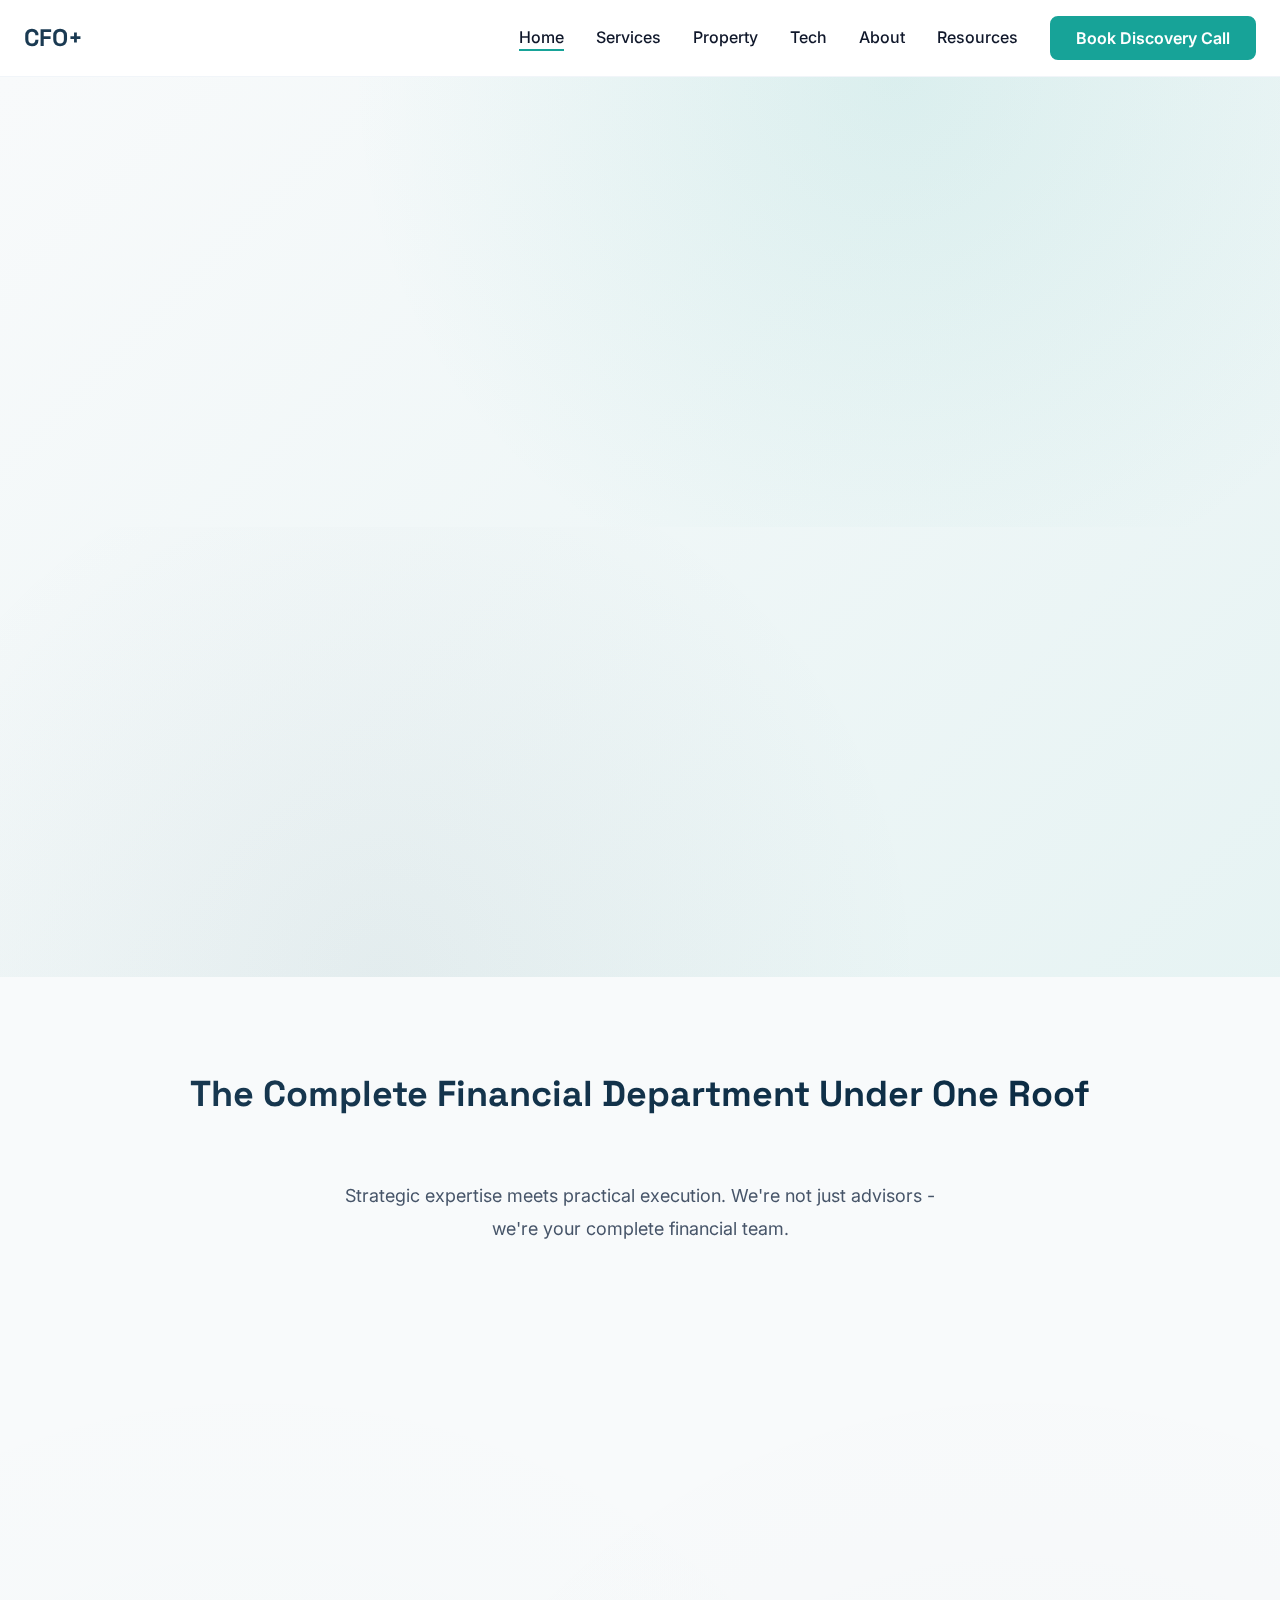
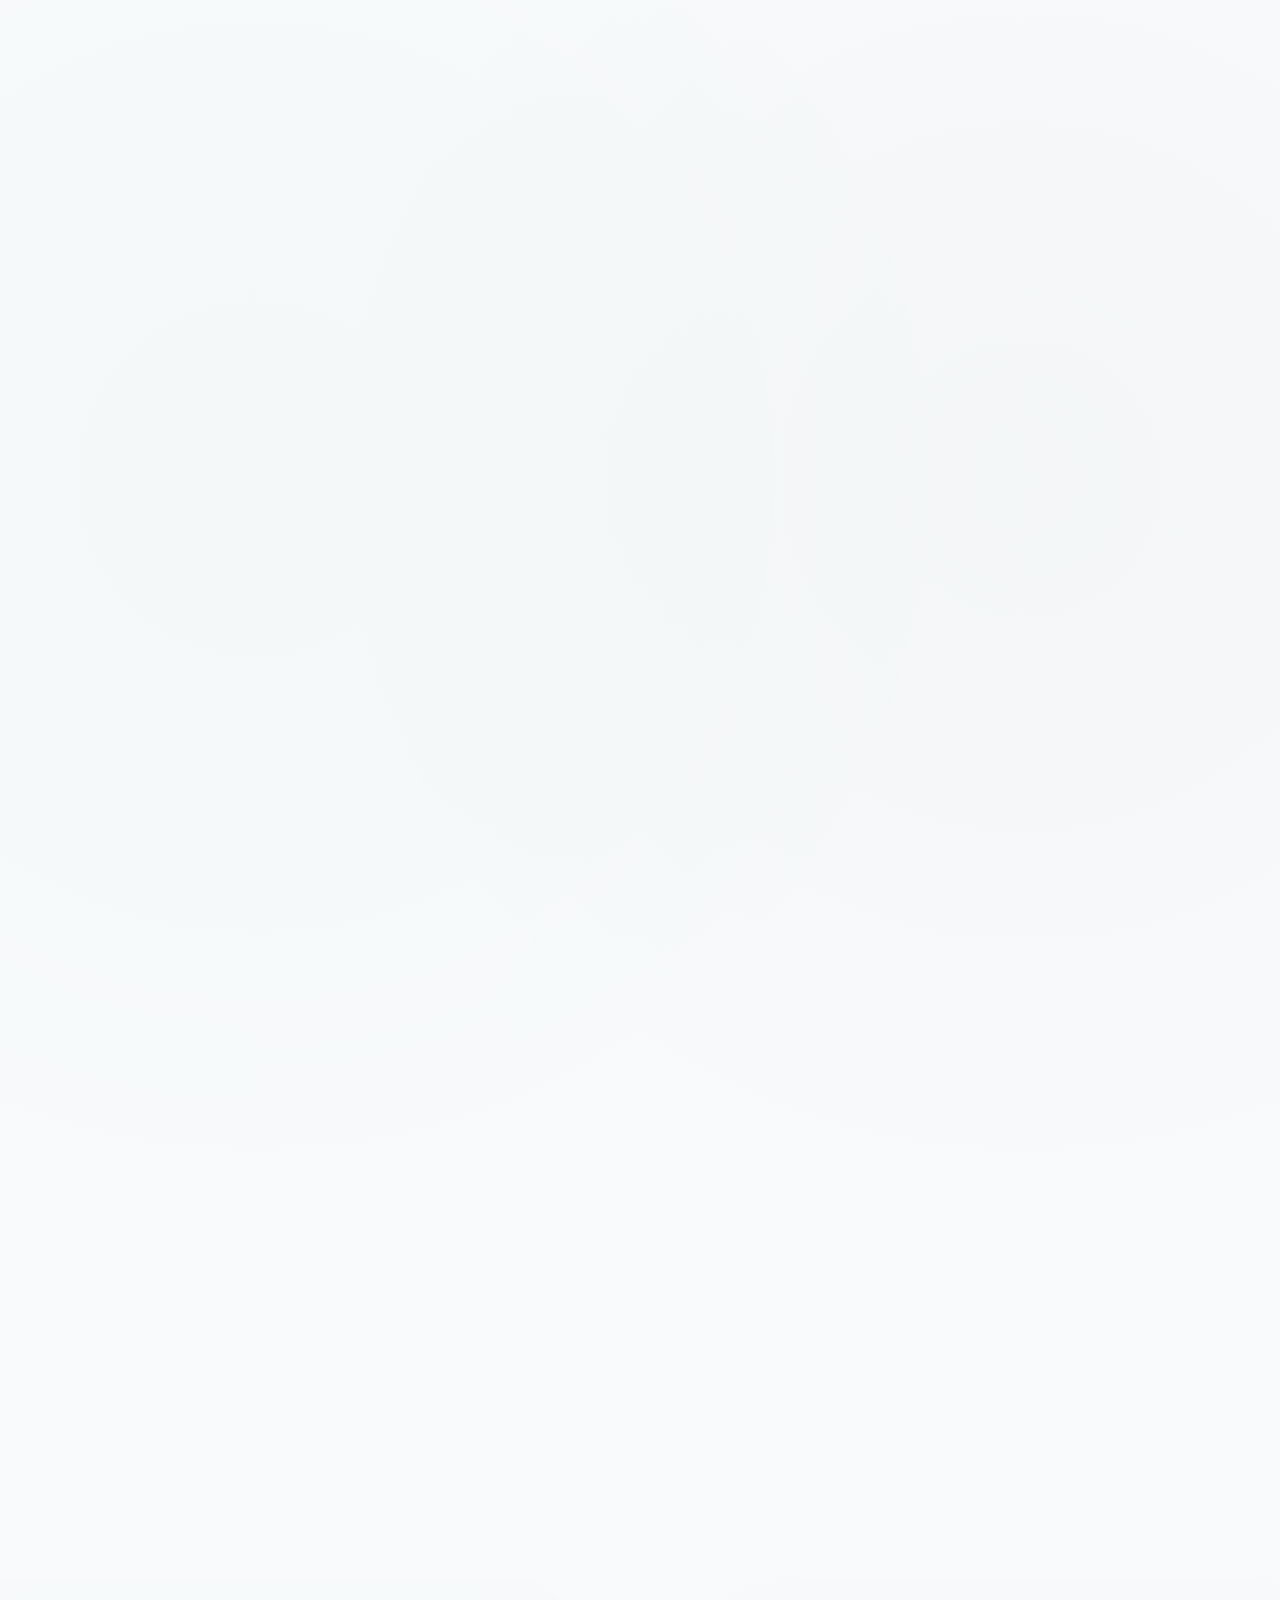
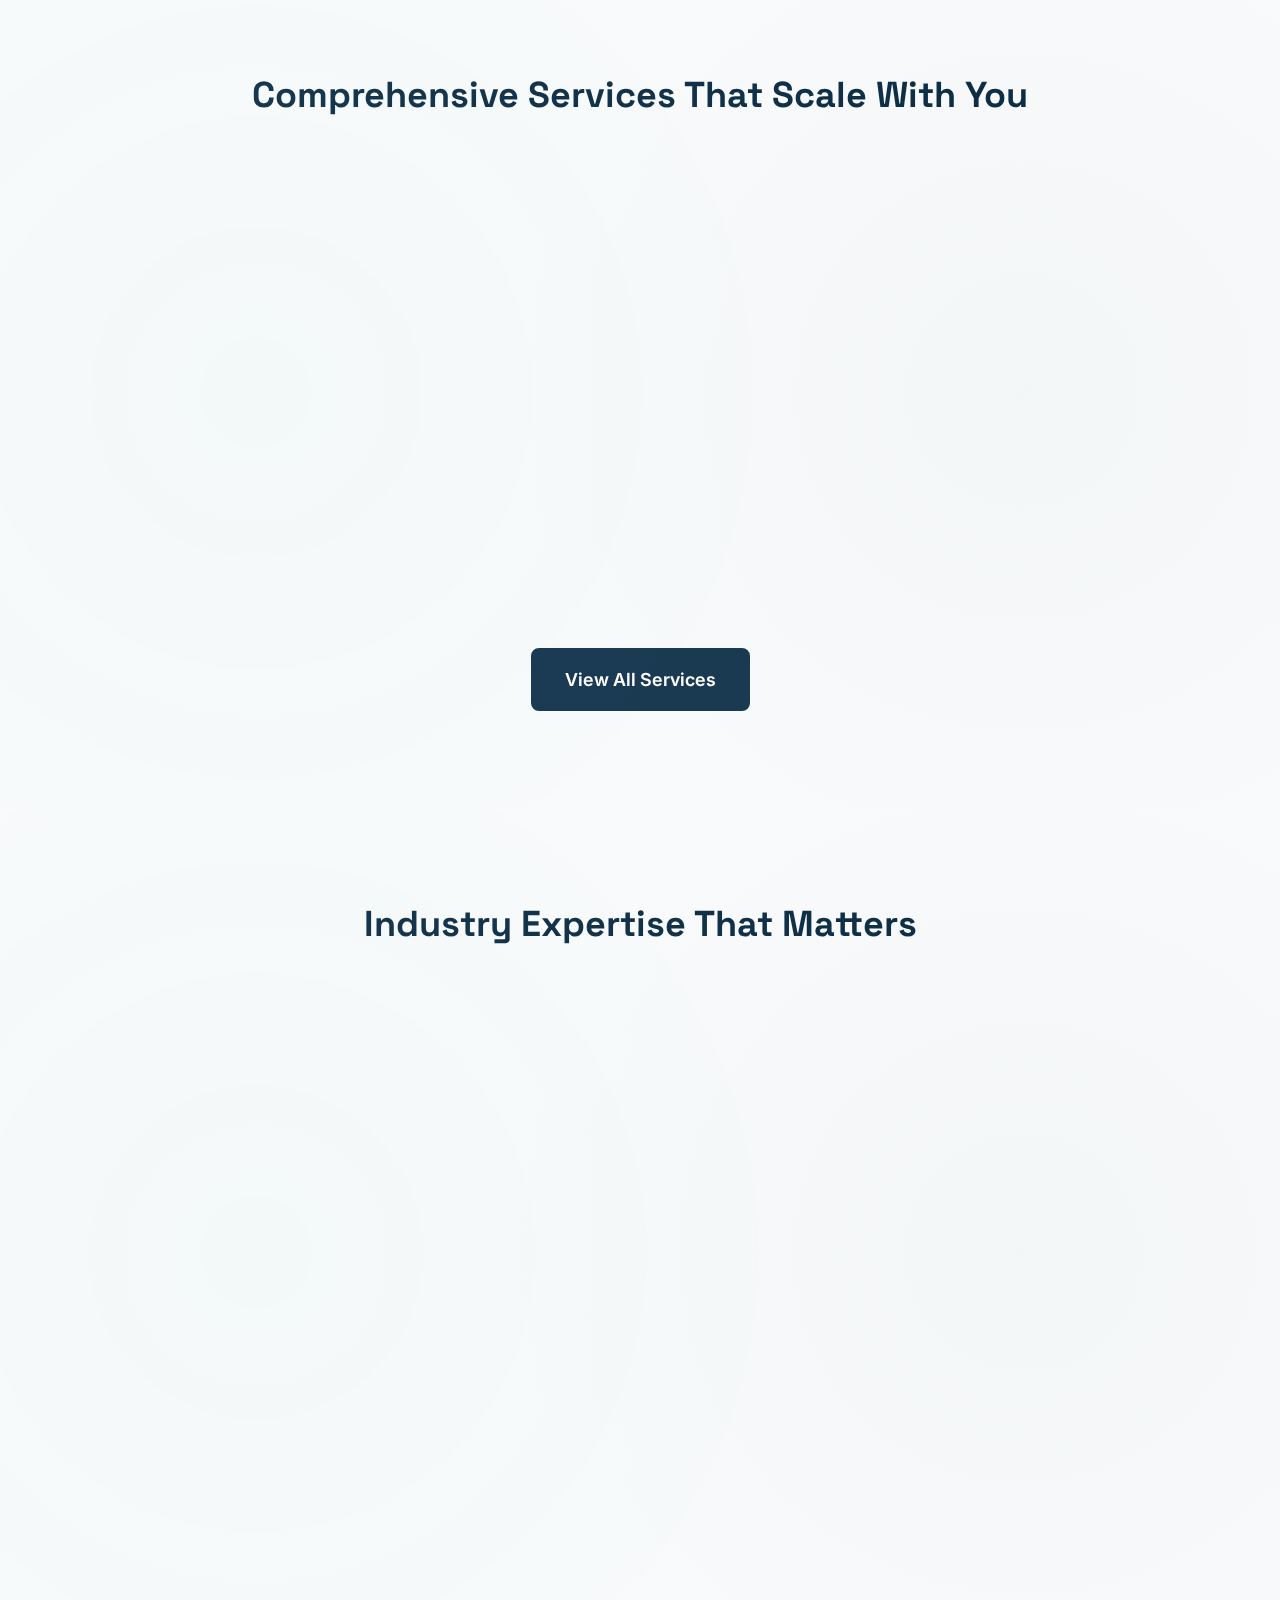
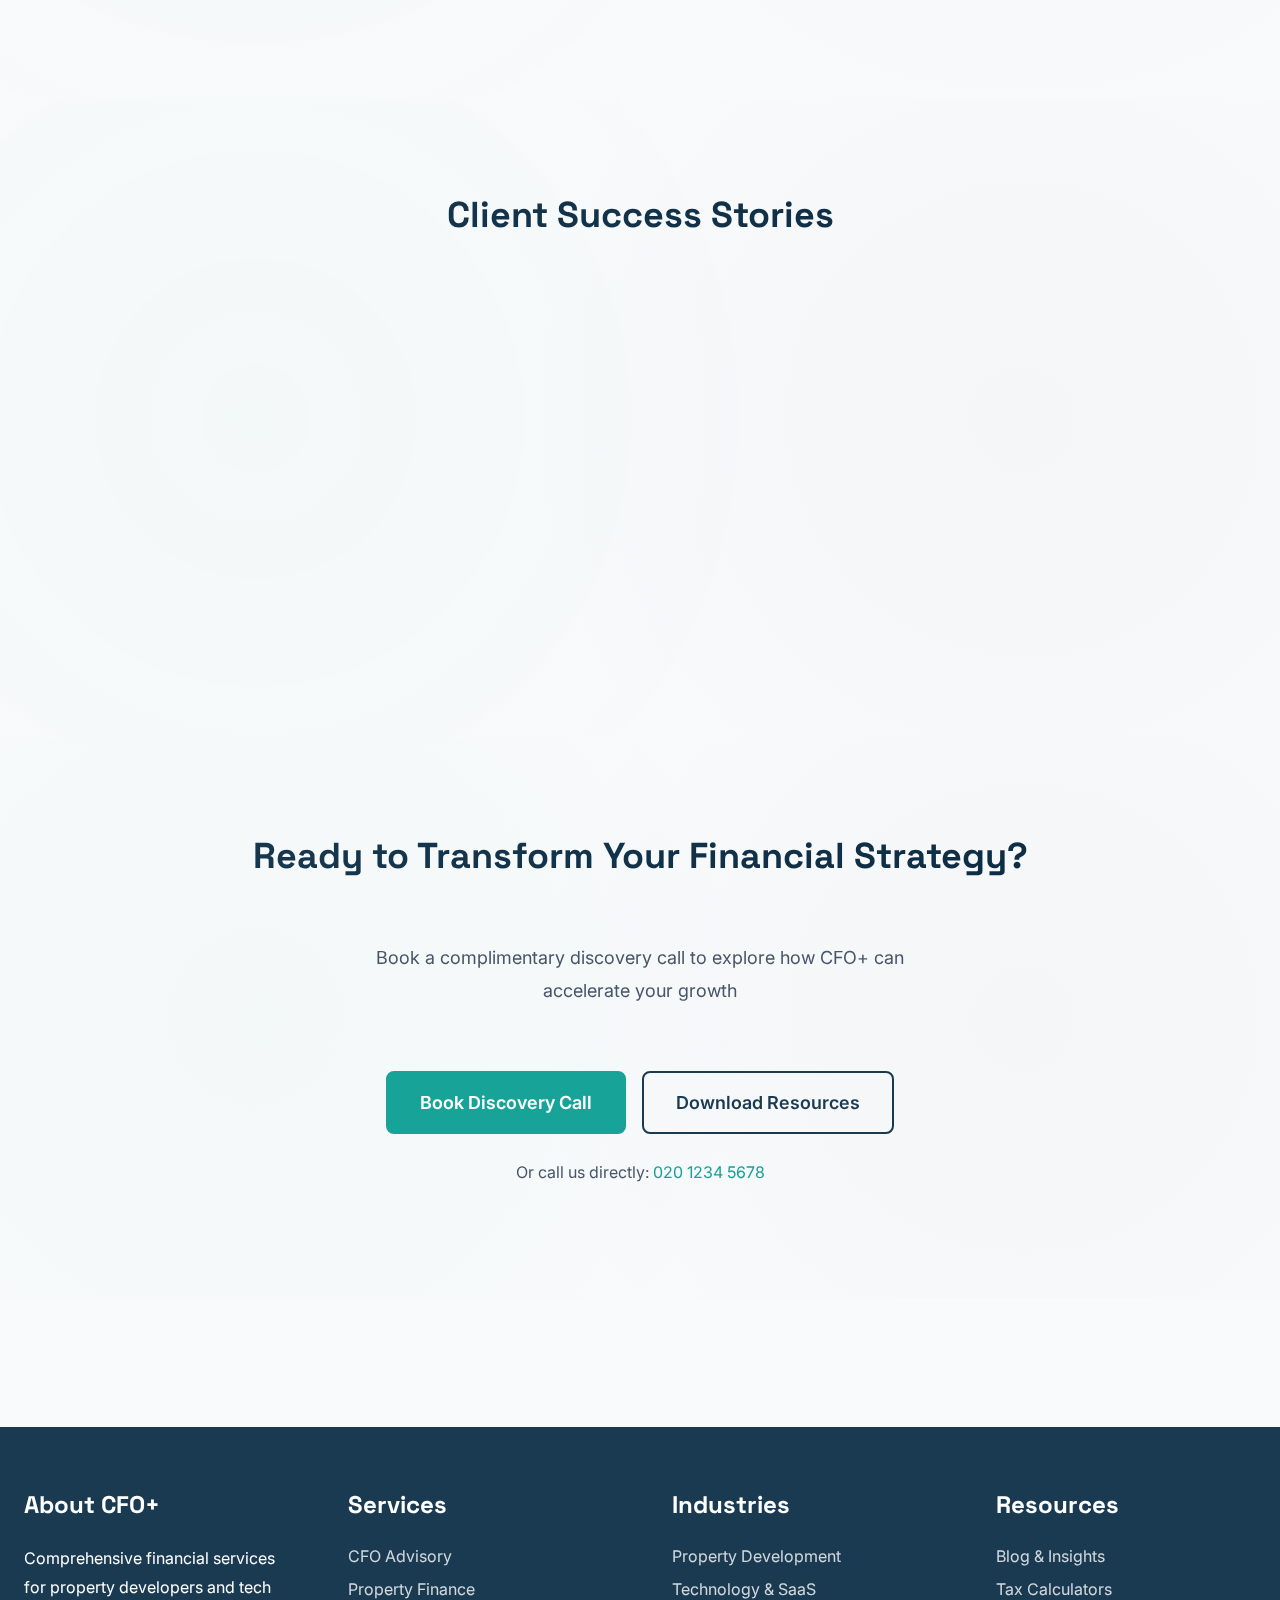
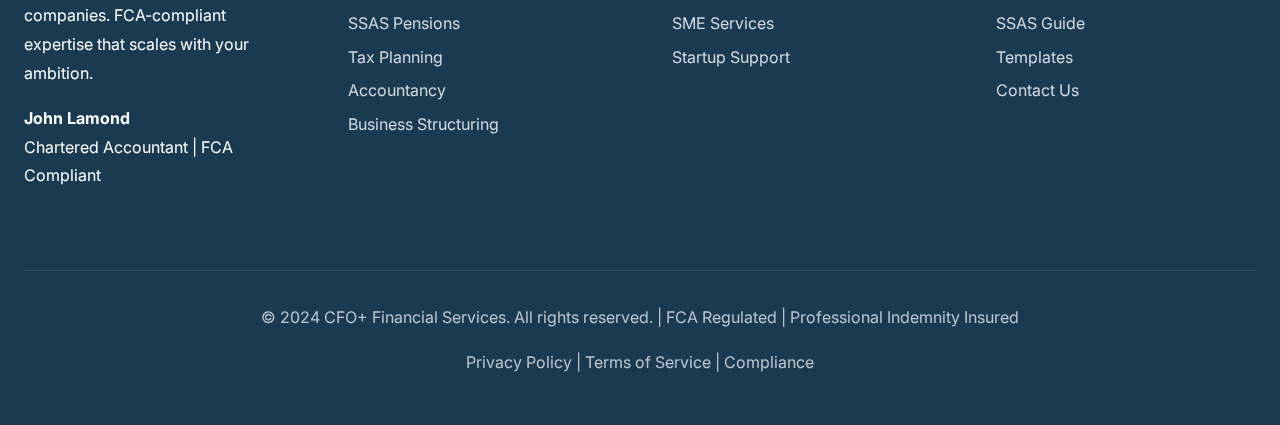
<file: index.html>
<!DOCTYPE html>
<html lang="en">
<head>
    <meta charset="UTF-8">
    <meta name="viewport" content="width=device-width, initial-scale=1.0">
    <meta name="description" content="CFO+ provides comprehensive financial services including strategic CFO leadership, tax advisory, accountancy, and SSAS pension strategies for property developers and tech startups.">
    <meta name="keywords" content="CFO services, tax advisory, accountancy, SSAS pensions, property development finance, tech startup CFO">
    
    <!-- Open Graph Meta Tags -->
    <meta property="og:title" content="CFO+ | Complete Financial Solutions for Property & Tech">
    <meta property="og:description" content="Strategic CFO leadership, tax planning, and innovative SSAS pension strategies. From land deals to listed companies - we scale with you.">
    <meta property="og:type" content="website">
    <meta property="og:url" content="https://cfoplus.co.uk">
    
    <title>CFO+ | Complete Financial Solutions for Property Developers & Tech Companies</title>
    
    <!-- Google Fonts -->
    <link rel="preconnect" href="https://fonts.googleapis.com">
    <link rel="preconnect" href="https://fonts.gstatic.com" crossorigin>
    <link href="https://fonts.googleapis.com/css2?family=Space+Grotesk:wght@400;600;700;800&family=Inter:wght@400;500;600;700&display=swap" rel="stylesheet">
    
    <!-- CSS -->
    <link rel="stylesheet" href="css/main.css">
</head>
<body>
    <!-- Navigation -->
    <nav class="navbar">
        <div class="container navbar-container">
            <a href="/" class="navbar-brand">CFO+</a>
            
            <button class="navbar-toggle" id="navbarToggle" aria-label="Toggle navigation">
                <span></span>
                <span></span>
                <span></span>
            </button>
            
            <ul class="navbar-nav" id="navbarNav">
                <li><a href="/" class="navbar-link active">Home</a></li>
                <li><a href="services.html" class="navbar-link">Services</a></li>
                <li><a href="industries/property.html" class="navbar-link">Property</a></li>
                <li><a href="industries/tech.html" class="navbar-link">Tech</a></li>
                <li><a href="about.html" class="navbar-link">About</a></li>
                <li><a href="resources.html" class="navbar-link">Resources</a></li>
                <li><a href="contact.html" class="btn btn-accent">Book Discovery Call</a></li>
            </ul>
        </div>
    </nav>

    <!-- Hero Section -->
    <section class="hero">
        <div class="container hero-content">
            <h1 class="hero-title fade-in">CFO + Tax + Accounting = Your Complete Financial Solution</h1>
            <p class="hero-subtitle slide-up">FCA-compliant financial expertise for property developers and ambitious tech companies. From land acquisition to development exit, from pre-seed to Series B - we scale with you.</p>
            
            <div class="hero-cta btn-group slide-up">
                <a href="contact.html" class="btn btn-accent btn-lg">Book Your Discovery Call</a>
                <a href="services.html" class="btn btn-outline btn-lg">Explore Our Services</a>
            </div>
            
            <div class="hero-stats mt-xl fade-in">
                <span class="text-accent">20+ Years Experience</span> | 
                <span class="text-accent">50+ Companies Scaled</span> | 
                <span class="text-accent">£50M+ Raised</span> | 
                <span class="text-accent">FCA Compliant</span>
            </div>
        </div>
    </section>

    <!-- Value Proposition Section -->
    <section class="section">
        <div class="container">
            <h2 class="section-title">The Complete Financial Department Under One Roof</h2>
            <p class="section-subtitle">Strategic expertise meets practical execution. We're not just advisors - we're your complete financial team.</p>
            
            <div class="bento-grid">
                <!-- Featured Large Card 1 -->
                <div class="card card-glass bento-item-large scale-in">
                    <div class="service-icon">🏗️</div>
                    <h3 class="card-title">Property Development Finance</h3>
                    <p class="card-description">Complete support from land acquisition through planning uplift to development exit. Smart structuring with SPVs, joint ventures, and innovative SSAS pension strategies.</p>
                    <ul class="service-list">
                        <li>Land deal structuring & finance</li>
                        <li>Planning gain optimization</li>
                        <li>Development finance (debt & equity)</li>
                        <li>SSAS pension-led funding</li>
                        <li>Exit planning & tax mitigation</li>
                    </ul>
                    <a href="industries/property.html" class="btn btn-primary mt-lg">Learn More →</a>
                </div>

                <!-- Featured Large Card 2 -->
                <div class="card card-glass bento-item-large scale-in">
                    <div class="service-icon">💼</div>
                    <h3 class="card-title">SSAS Pension Power</h3>
                    <p class="card-description">Transform your pension into a powerful business tool. Purchase commercial property, fund developments, and optimize tax - all FCA compliant.</p>
                    <ul class="service-list">
                        <li>SSAS establishment & management</li>
                        <li>Commercial property purchases</li>
                        <li>Compliant loan-backs up to 50%</li>
                        <li>Land acquisition strategies</li>
                        <li>Tax-efficient asset transfers</li>
                    </ul>
                    <a href="services.html#ssas" class="btn btn-primary mt-lg">Discover SSAS →</a>
                </div>

                <!-- Regular Cards -->
                <div class="card card-glass scale-in">
                    <div class="service-icon">📊</div>
                    <h3 class="card-title">Tax Optimization</h3>
                    <p class="card-description">Strategic tax planning that protects your wealth. From R&D credits to planning gains, we maximize reliefs and minimize liabilities.</p>
                    <a href="services.html#tax" class="btn btn-outline mt-lg">Explore →</a>
                </div>

                <div class="card card-glass scale-in">
                    <div class="service-icon">🏢</div>
                    <h3 class="card-title">Smart Structuring</h3>
                    <p class="card-description">Build the right structure from day one. SPVs, holding companies, joint ventures - designed for growth and exit.</p>
                    <a href="services.html#structuring" class="btn btn-outline mt-lg">Learn More →</a>
                </div>

                <div class="card card-glass scale-in">
                    <div class="service-icon">🚀</div>
                    <h3 class="card-title">CFO Leadership</h3>
                    <p class="card-description">Strategic financial leadership when you need it. From fundraising to exit planning, get C-suite expertise without the C-suite cost.</p>
                    <a href="services.html#cfo" class="btn btn-outline mt-lg">Discover →</a>
                </div>
            </div>
        </div>
    </section>

    <!-- Services Overview -->
    <section class="section bg-surface">
        <div class="container">
            <h2 class="section-title">Comprehensive Services That Scale With You</h2>
            
            <div class="grid grid-cols-3 mt-3xl">
                <!-- CFO Services -->
                <div class="service-card fade-in">
                    <h3 class="service-title">Strategic CFO Services</h3>
                    <p class="card-description">C-suite financial leadership for growing businesses</p>
                    <ul class="service-list">
                        <li>Fractional CFO Services</li>
                        <li>Strategic Planning</li>
                        <li>Fundraising Support</li>
                        <li>M&A Advisory</li>
                        <li>Board Reporting</li>
                        <li>Investor Relations</li>
                    </ul>
                </div>

                <!-- Tax Services -->
                <div class="service-card fade-in">
                    <h3 class="service-title">Tax Advisory Services</h3>
                    <p class="card-description">Proactive tax planning that protects your wealth</p>
                    <ul class="service-list">
                        <li>Corporation Tax Planning</li>
                        <li>Capital Gains Mitigation</li>
                        <li>R&D Tax Credits</li>
                        <li>VAT Services</li>
                        <li>International Structuring</li>
                        <li>Planning Gain Optimization</li>
                    </ul>
                </div>

                <!-- Accountancy Services -->
                <div class="service-card fade-in">
                    <h3 class="service-title">Accountancy Services</h3>
                    <p class="card-description">Rock-solid financial foundations for your business</p>
                    <ul class="service-list">
                        <li>Full Bookkeeping</li>
                        <li>Management Accounts</li>
                        <li>Year-End Accounts</li>
                        <li>Payroll & Auto-enrollment</li>
                        <li>Cloud Accounting Setup</li>
                        <li>Expense Management</li>
                    </ul>
                </div>
            </div>

            <div class="text-center mt-3xl">
                <a href="services.html" class="btn btn-primary btn-lg">View All Services</a>
            </div>
        </div>
    </section>

    <!-- Industries Section -->
    <section class="section">
        <div class="container">
            <h2 class="section-title">Industry Expertise That Matters</h2>
            
            <div class="grid grid-cols-2 mt-3xl">
                <!-- Property Development -->
                <div class="card scale-in">
                    <div class="service-icon">🏗️</div>
                    <h3 class="card-title">Property Development</h3>
                    <p class="card-description">From land identification to development exit, we understand the unique challenges of property development.</p>
                    <ul class="service-list">
                        <li>Land acquisition funding</li>
                        <li>Planning uplift strategies</li>
                        <li>Development finance structuring</li>
                        <li>Joint venture agreements</li>
                        <li>SSAS property strategies</li>
                        <li>Exit planning & CGT mitigation</li>
                    </ul>
                    <a href="industries/property.html" class="btn btn-primary mt-lg">Property Services →</a>
                </div>

                <!-- Tech & SaaS -->
                <div class="card scale-in">
                    <div class="service-icon">💻</div>
                    <h3 class="card-title">Technology & SaaS</h3>
                    <p class="card-description">Scaling tech companies from pre-seed to Series B and beyond with financial expertise that speaks your language.</p>
                    <ul class="service-list">
                        <li>SaaS metrics & KPIs</li>
                        <li>Fundraising support</li>
                        <li>R&D tax credit claims</li>
                        <li>EMI scheme implementation</li>
                        <li>International expansion</li>
                        <li>Exit readiness planning</li>
                    </ul>
                    <a href="industries/tech.html" class="btn btn-primary mt-lg">Tech Services →</a>
                </div>
            </div>
        </div>
    </section>

    <!-- Testimonials -->
    <section class="section bg-surface">
        <div class="container">
            <h2 class="section-title">Client Success Stories</h2>
            
            <div class="grid grid-cols-3">
                <div class="testimonial-card fade-in">
                    <p class="testimonial-content">"CFO+ transformed our property development business. The SSAS pension strategy alone saved us £200k in tax while funding our latest project."</p>
                    <div class="testimonial-author">
                        <div class="testimonial-info">
                            <div class="testimonial-name">Sarah Mitchell</div>
                            <div class="testimonial-role">MD, Mitchell Developments</div>
                        </div>
                    </div>
                </div>

                <div class="testimonial-card fade-in">
                    <p class="testimonial-content">"John's expertise in structuring our Series A was invaluable. We raised £3M with terms that protected our equity and positioned us for growth."</p>
                    <div class="testimonial-author">
                        <div class="testimonial-info">
                            <div class="testimonial-name">Tom Chen</div>
                            <div class="testimonial-role">CEO, TechFlow SaaS</div>
                        </div>
                    </div>
                </div>

                <div class="testimonial-card fade-in">
                    <p class="testimonial-content">"Having CFO+ handle everything from bookkeeping to strategic planning means I can focus on growing the business. It's like having a complete finance team."</p>
                    <div class="testimonial-author">
                        <div class="testimonial-info">
                            <div class="testimonial-name">James Wilson</div>
                            <div class="testimonial-role">Founder, Wilson Properties</div>
                        </div>
                    </div>
                </div>
            </div>
        </div>
    </section>

    <!-- CTA Section -->
    <section class="section">
        <div class="container text-center">
            <h2 class="section-title">Ready to Transform Your Financial Strategy?</h2>
            <p class="section-subtitle">Book a complimentary discovery call to explore how CFO+ can accelerate your growth</p>
            
            <div class="btn-group" style="justify-content: center;">
                <a href="contact.html" class="btn btn-accent btn-lg">Book Discovery Call</a>
                <a href="resources.html" class="btn btn-outline btn-lg">Download Resources</a>
            </div>
            
            <p class="mt-lg text-light">Or call us directly: <a href="tel:+442012345678" class="text-accent">020 1234 5678</a></p>
        </div>
    </section>

    <!-- Footer -->
    <footer class="footer">
        <div class="container">
            <div class="footer-content">
                <div class="footer-section">
                    <h4>About CFO+</h4>
                    <p>Comprehensive financial services for property developers and tech companies. FCA-compliant expertise that scales with your ambition.</p>
                    <p class="mt-md">
                        <strong>John Lamond</strong><br>
                        Chartered Accountant | FCA Compliant
                    </p>
                </div>
                
                <div class="footer-section">
                    <h4>Services</h4>
                    <ul class="footer-links">
                        <li><a href="services.html#cfo">CFO Advisory</a></li>
                        <li><a href="services.html#property">Property Finance</a></li>
                        <li><a href="services.html#ssas">SSAS Pensions</a></li>
                        <li><a href="services.html#tax">Tax Planning</a></li>
                        <li><a href="services.html#accounting">Accountancy</a></li>
                        <li><a href="services.html#structuring">Business Structuring</a></li>
                    </ul>
                </div>
                
                <div class="footer-section">
                    <h4>Industries</h4>
                    <ul class="footer-links">
                        <li><a href="industries/property.html">Property Development</a></li>
                        <li><a href="industries/tech.html">Technology & SaaS</a></li>
                        <li><a href="services.html">SME Services</a></li>
                        <li><a href="services.html#startups">Startup Support</a></li>
                    </ul>
                </div>
                
                <div class="footer-section">
                    <h4>Resources</h4>
                    <ul class="footer-links">
                        <li><a href="resources.html">Blog & Insights</a></li>
                        <li><a href="resources.html#calculators">Tax Calculators</a></li>
                        <li><a href="resources.html#guides">SSAS Guide</a></li>
                        <li><a href="resources.html#templates">Templates</a></li>
                        <li><a href="contact.html">Contact Us</a></li>
                    </ul>
                </div>
            </div>
            
            <div class="footer-bottom">
                <p>&copy; 2024 CFO+ Financial Services. All rights reserved. | FCA Regulated | Professional Indemnity Insured</p>
                <p class="mt-sm">
                    <a href="privacy.html" style="color: inherit;">Privacy Policy</a> | 
                    <a href="terms.html" style="color: inherit;">Terms of Service</a> | 
                    <a href="compliance.html" style="color: inherit;">Compliance</a>
                </p>
            </div>
        </div>
    </footer>

    <!-- JavaScript -->
    <script src="js/main.js"></script>
</body>
</html>
</file>
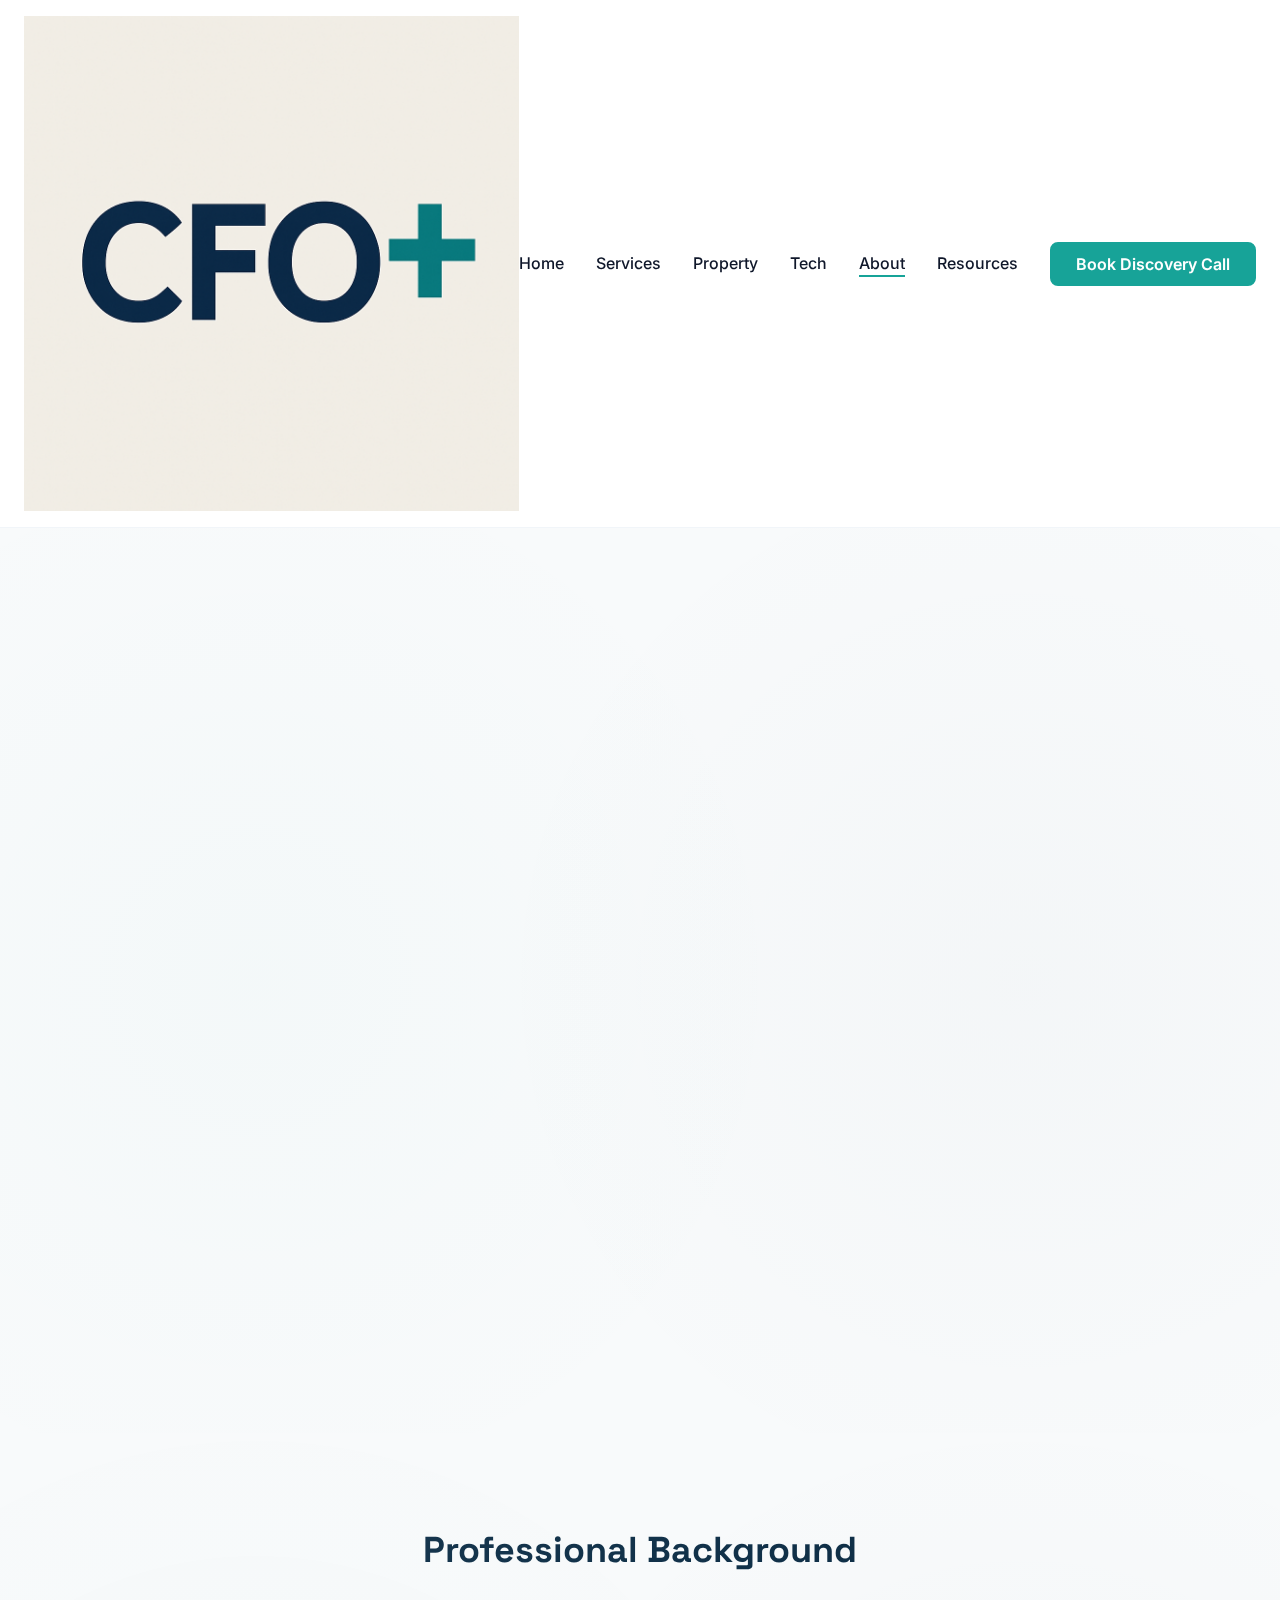
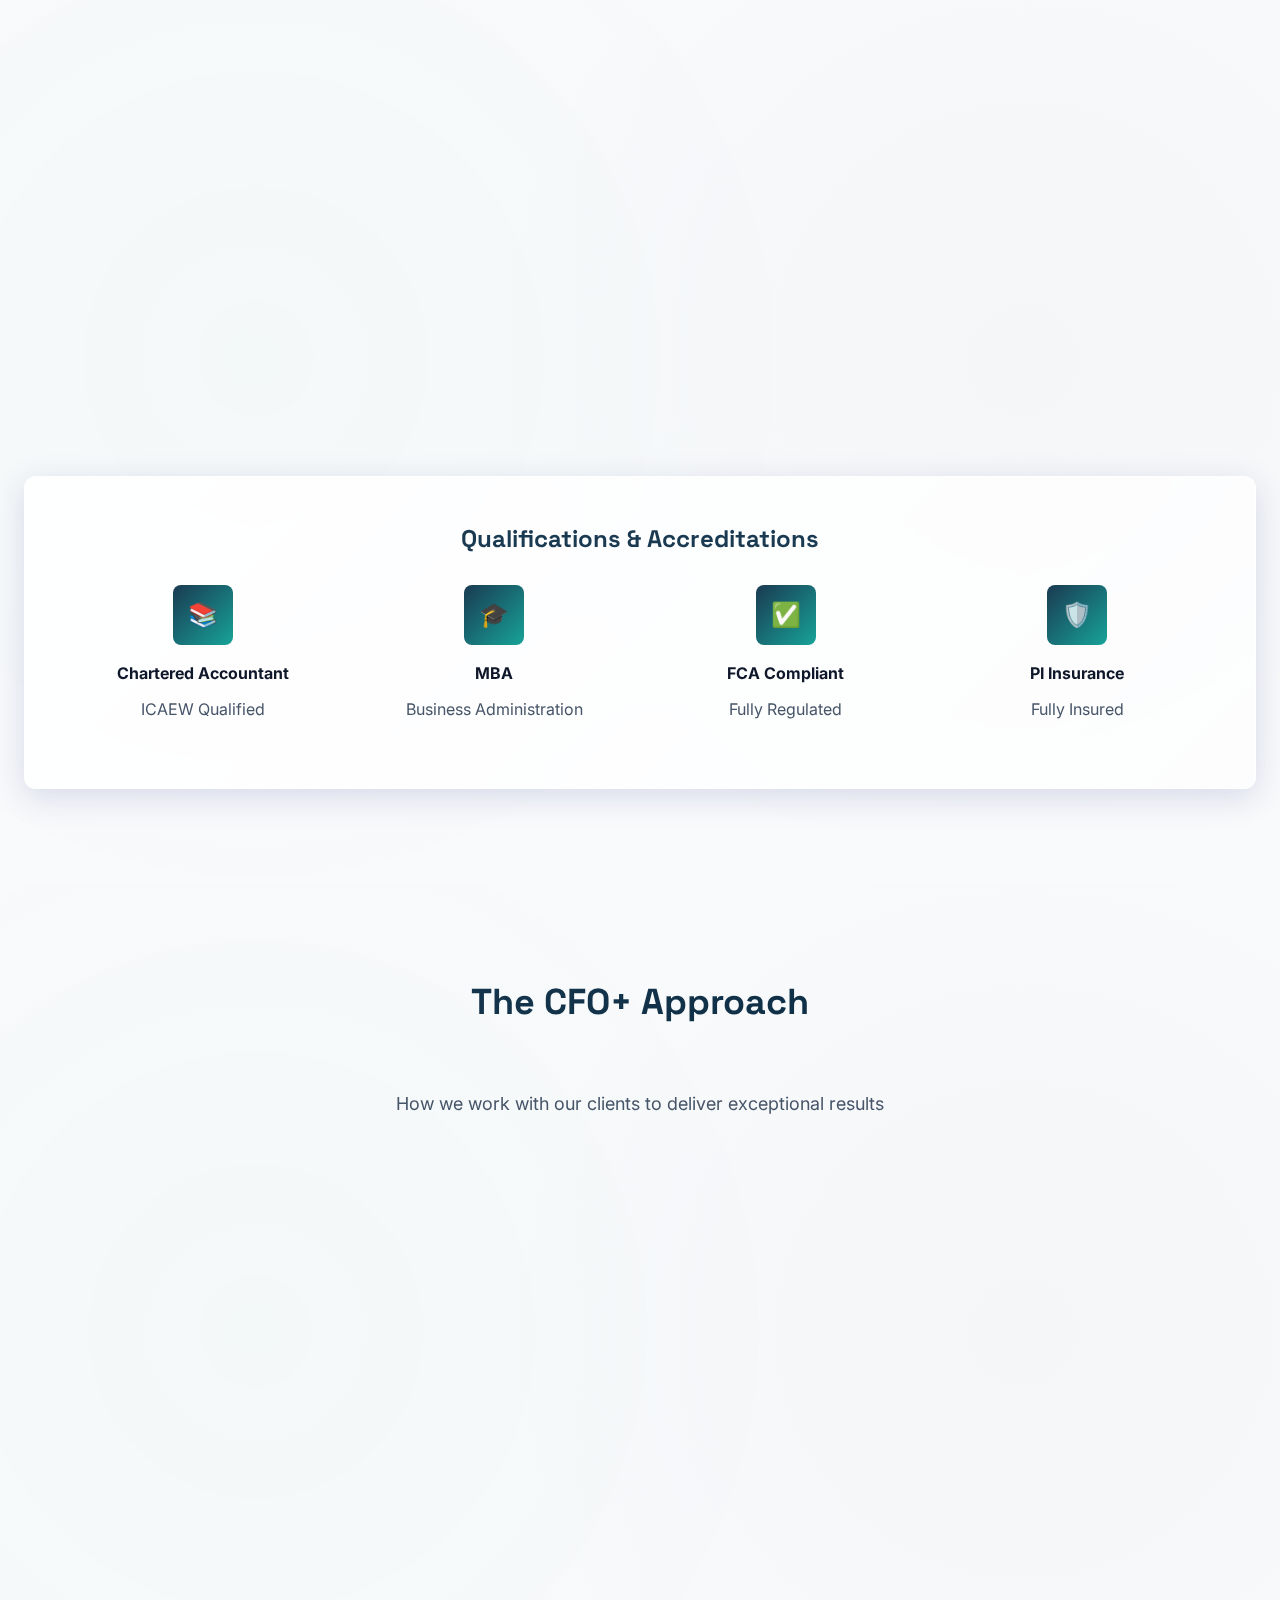
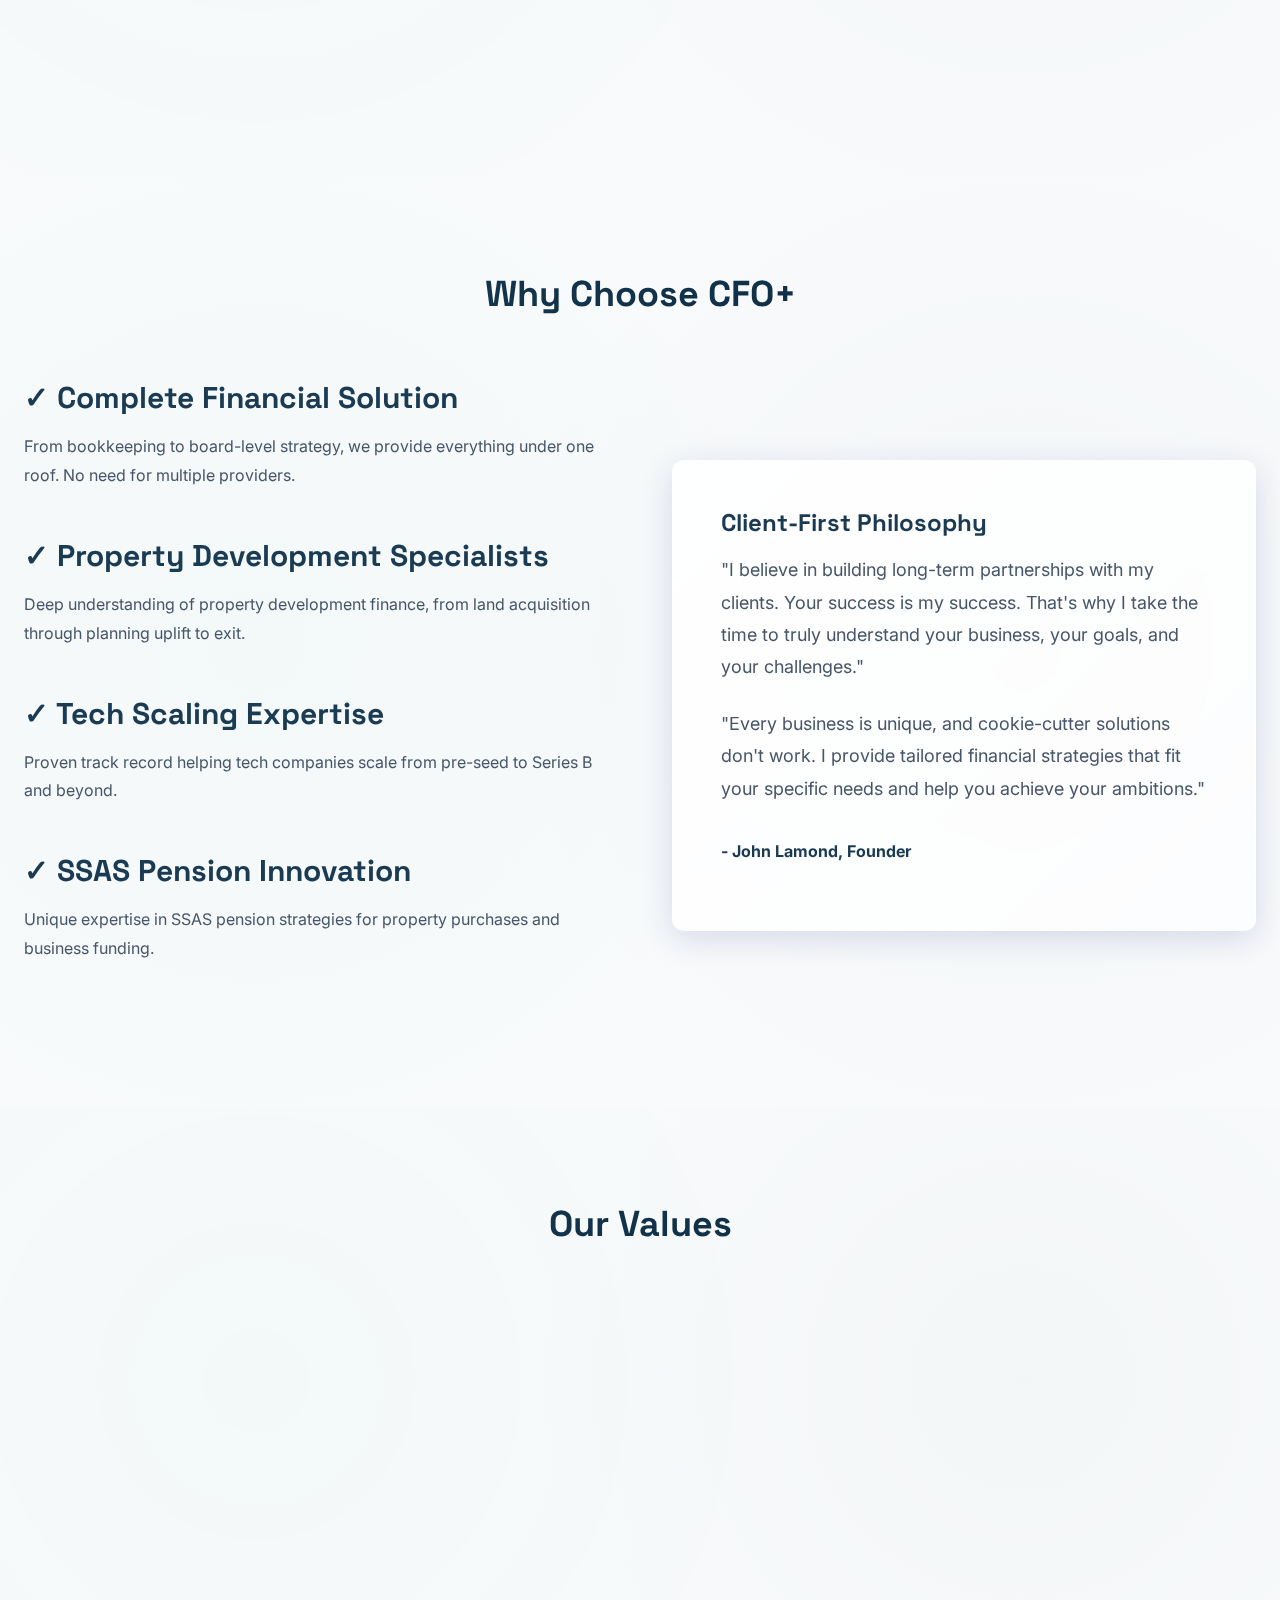
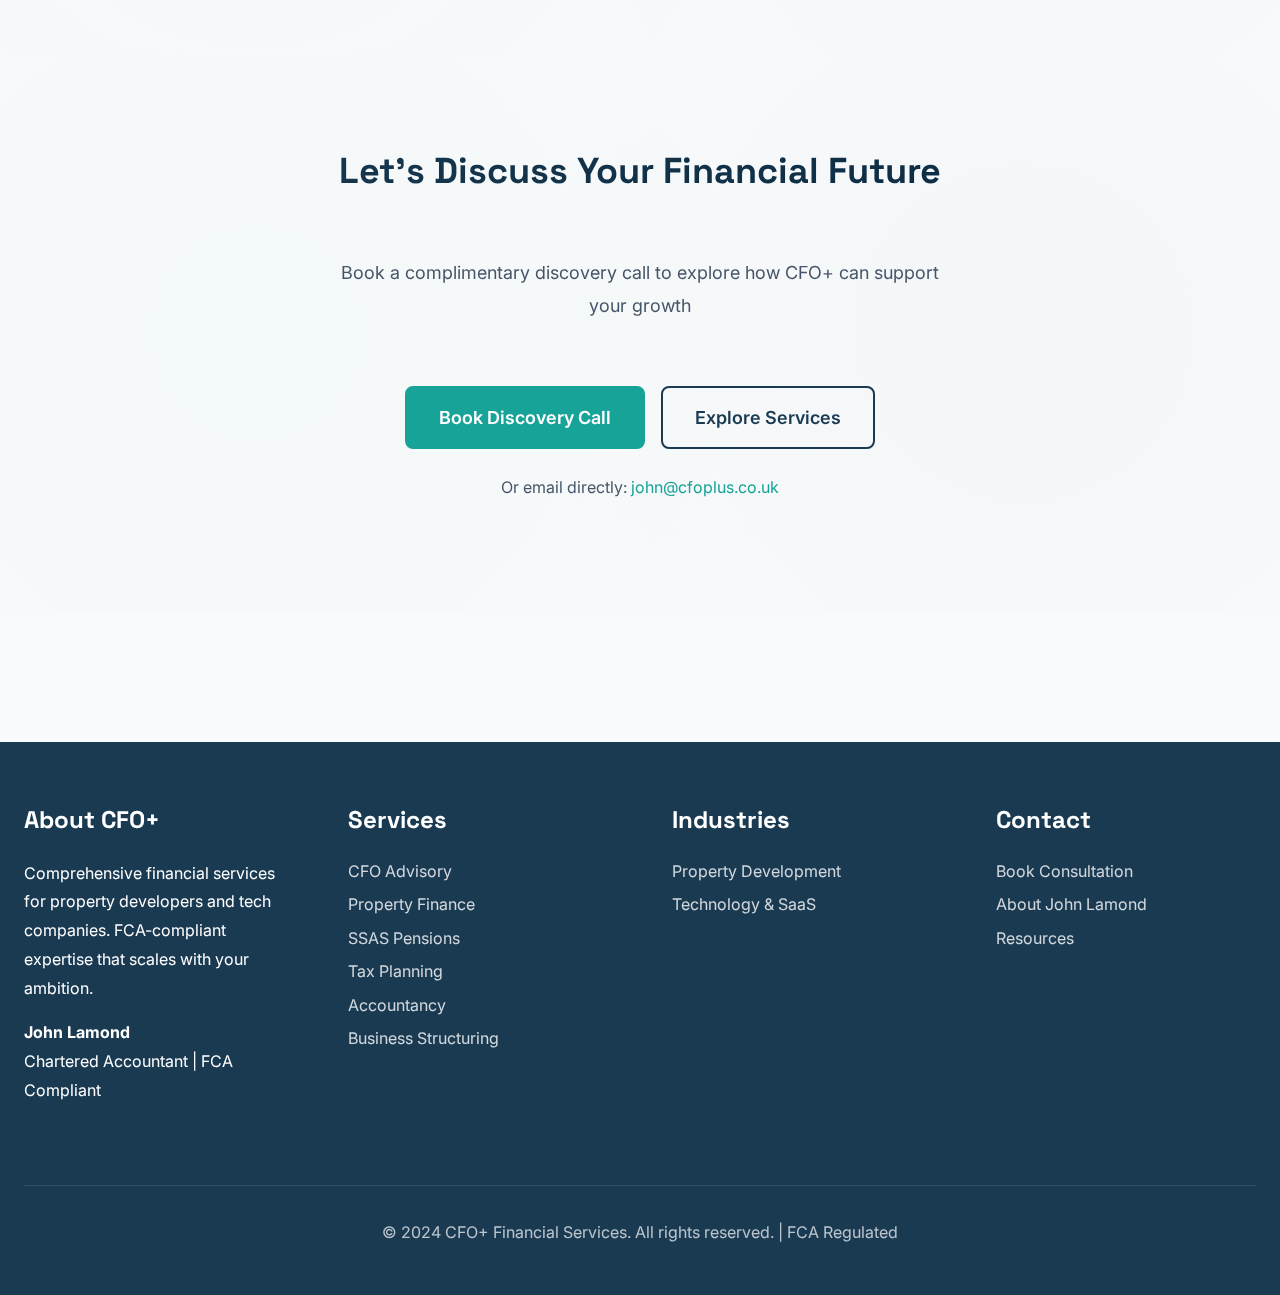
<file: about.html>
<!DOCTYPE html>
<html lang="en">
<head>
    <meta charset="UTF-8">
    <meta name="viewport" content="width=device-width, initial-scale=1.0">
    <meta name="description" content="Meet John Lamond, founder of CFO+. With over 20 years of CFO experience, John provides strategic financial leadership to property developers and tech companies.">
    <meta name="keywords" content="John Lamond, CFO, financial advisor, property development finance, tech CFO">
    
    <!-- Open Graph Meta Tags -->
    <meta property="og:title" content="About John Lamond | CFO+ Financial Services">
    <meta property="og:description" content="20+ years of CFO experience helping property developers and tech companies scale from startup to success.">
    <meta property="og:type" content="website">
    
    <title>About | John Lamond - CFO+ Financial Services</title>
    
    <!-- Google Fonts -->
    <link rel="preconnect" href="https://fonts.googleapis.com">
    <link rel="preconnect" href="https://fonts.gstatic.com" crossorigin>
    <link href="https://fonts.googleapis.com/css2?family=Space+Grotesk:wght@400;600;700;800&family=Inter:wght@400;500;600;700&display=swap" rel="stylesheet">
    
    <!-- CSS -->
    <link rel="stylesheet" href="css/main.css">
</head>
<body>
    <!-- Navigation -->
    <nav class="navbar">
        <div class="container navbar-container">
            <a href="/" class="navbar-brand">
                <img src="images/cfo-logo.png" alt="CFO+ Logo" class="navbar-logo">
            </a>
            
            <button class="navbar-toggle" id="navbarToggle" aria-label="Toggle navigation">
                <span></span>
                <span></span>
                <span></span>
            </button>
            
            <ul class="navbar-nav" id="navbarNav">
                <li><a href="/" class="navbar-link">Home</a></li>
                <li><a href="services.html" class="navbar-link">Services</a></li>
                <li><a href="industries/property.html" class="navbar-link">Property</a></li>
                <li><a href="industries/tech.html" class="navbar-link">Tech</a></li>
                <li><a href="about.html" class="navbar-link active">About</a></li>
                <li><a href="resources.html" class="navbar-link">Resources</a></li>
                <li><a href="contact.html" class="btn btn-accent">Book Discovery Call</a></li>
            </ul>
        </div>
    </nav>

    <!-- Hero Section -->
    <section class="section bg-surface">
        <div class="container">
            <div class="grid grid-cols-2" style="align-items: center; gap: var(--space-4xl);">
                <div class="fade-in">
                    <h1 style="font-size: var(--text-5xl); margin-bottom: var(--space-lg); background: linear-gradient(135deg, var(--color-primary) 0%, var(--color-accent) 100%); -webkit-background-clip: text; -webkit-text-fill-color: transparent; background-clip: text;">John Lamond</h1>
                    <p class="text-accent" style="font-size: var(--text-2xl); margin-bottom: var(--space-xl);">Founder & Strategic CFO</p>
                    
                    <p style="font-size: var(--text-lg); line-height: 1.8; color: var(--color-text-light); margin-bottom: var(--space-xl);">
                        With over 20 years of CFO experience across companies from pre-money startups to £100M+ turnover enterprises, John brings unparalleled financial expertise to property developers and tech companies.
                    </p>
                    
                    <div class="grid grid-cols-2" style="gap: var(--space-lg); margin: var(--space-2xl) 0;">
                        <div class="card" style="padding: var(--space-lg); text-align: center;">
                            <div style="font-size: var(--text-3xl); color: var(--color-accent); font-weight: bold;">20+</div>
                            <div class="text-light">Years Experience</div>
                        </div>
                        <div class="card" style="padding: var(--space-lg); text-align: center;">
                            <div style="font-size: var(--text-3xl); color: var(--color-accent); font-weight: bold;">50+</div>
                            <div class="text-light">Companies Scaled</div>
                        </div>
                        <div class="card" style="padding: var(--space-lg); text-align: center;">
                            <div style="font-size: var(--text-3xl); color: var(--color-accent); font-weight: bold;">£50M+</div>
                            <div class="text-light">Capital Raised</div>
                        </div>
                        <div class="card" style="padding: var(--space-lg); text-align: center;">
                            <div style="font-size: var(--text-3xl); color: var(--color-accent); font-weight: bold;">FCA</div>
                            <div class="text-light">Compliant</div>
                        </div>
                    </div>
                    
                    <div class="btn-group">
                        <a href="contact.html" class="btn btn-accent btn-lg">Book Discovery Call</a>
                        <a href="services.html" class="btn btn-outline btn-lg">View Services</a>
                    </div>
                </div>
                
                <div class="scale-in">
                    <img src="images/john-lamond.jpg" alt="John Lamond - CFO+ Founder" style="width: 100%; border-radius: var(--radius-2xl); box-shadow: var(--shadow-2xl);">
                </div>
            </div>
        </div>
    </section>

    <!-- Professional Background -->
    <section class="section">
        <div class="container">
            <h2 class="section-title">Professional Background</h2>
            
            <div class="grid grid-cols-2" style="gap: var(--space-3xl); margin-top: var(--space-3xl);">
                <div class="card fade-in">
                    <h3 class="card-title">CFO Experience</h3>
                    <p class="card-description">
                        John has served as CFO for multiple high-growth companies, leading them through critical phases of development:
                    </p>
                    <ul class="service-list">
                        <li>Pre-seed to Series B fundraising</li>
                        <li>M&A transactions and exits</li>
                        <li>International expansion</li>
                        <li>IPO preparation and public markets</li>
                        <li>Turnaround and restructuring</li>
                        <li>Strategic planning and execution</li>
                    </ul>
                </div>
                
                <div class="card fade-in">
                    <h3 class="card-title">Industry Expertise</h3>
                    <p class="card-description">
                        Deep sector knowledge across multiple industries with particular focus on:
                    </p>
                    <ul class="service-list">
                        <li><strong>Property Development</strong> - From land acquisition to exit</li>
                        <li><strong>Technology & SaaS</strong> - B2B and B2C platforms</li>
                        <li><strong>E-commerce</strong> - Scaling online businesses</li>
                        <li><strong>Professional Services</strong> - Service sector growth</li>
                        <li><strong>Manufacturing</strong> - Operational efficiency</li>
                    </ul>
                </div>
            </div>
            
            <div class="card card-glass mt-3xl" style="padding: var(--space-2xl);">
                <h3 class="card-title text-center">Qualifications & Accreditations</h3>
                <div class="grid grid-cols-4 mt-xl" style="gap: var(--space-xl); text-align: center;">
                    <div>
                        <div class="service-icon" style="margin: 0 auto var(--space-md);">📚</div>
                        <strong>Chartered Accountant</strong>
                        <p class="text-light mt-sm">ICAEW Qualified</p>
                    </div>
                    <div>
                        <div class="service-icon" style="margin: 0 auto var(--space-md);">🎓</div>
                        <strong>MBA</strong>
                        <p class="text-light mt-sm">Business Administration</p>
                    </div>
                    <div>
                        <div class="service-icon" style="margin: 0 auto var(--space-md);">✅</div>
                        <strong>FCA Compliant</strong>
                        <p class="text-light mt-sm">Fully Regulated</p>
                    </div>
                    <div>
                        <div class="service-icon" style="margin: 0 auto var(--space-md);">🛡️</div>
                        <strong>PI Insurance</strong>
                        <p class="text-light mt-sm">Fully Insured</p>
                    </div>
                </div>
            </div>
        </div>
    </section>

    <!-- Approach Section -->
    <section class="section bg-surface">
        <div class="container">
            <h2 class="section-title">The CFO+ Approach</h2>
            <p class="section-subtitle">How we work with our clients to deliver exceptional results</p>
            
            <div class="grid grid-cols-3 mt-3xl">
                <div class="service-card scale-in">
                    <div class="service-icon">1</div>
                    <h3 class="service-title">Discovery & Analysis</h3>
                    <p class="card-description">We start with a comprehensive review of your business, understanding your goals, challenges, and opportunities.</p>
                    <ul class="service-list">
                        <li>Free discovery call</li>
                        <li>Business health check</li>
                        <li>Opportunity assessment</li>
                        <li>Strategic roadmap</li>
                    </ul>
                </div>
                
                <div class="service-card scale-in">
                    <div class="service-icon">2</div>
                    <h3 class="service-title">Tailored Solutions</h3>
                    <p class="card-description">We design a bespoke financial strategy that aligns with your business objectives and growth plans.</p>
                    <ul class="service-list">
                        <li>Custom service package</li>
                        <li>Flexible engagement model</li>
                        <li>Clear deliverables</li>
                        <li>Transparent pricing</li>
                    </ul>
                </div>
                
                <div class="service-card scale-in">
                    <div class="service-icon">3</div>
                    <h3 class="service-title">Ongoing Partnership</h3>
                    <p class="card-description">We become your trusted financial partner, providing continuous support as your business evolves.</p>
                    <ul class="service-list">
                        <li>Regular reviews</li>
                        <li>Proactive advice</li>
                        <li>Strategic adjustments</li>
                        <li>Long-term value creation</li>
                    </ul>
                </div>
            </div>
        </div>
    </section>

    <!-- Why CFO+ Section -->
    <section class="section">
        <div class="container">
            <h2 class="section-title">Why Choose CFO+</h2>
            
            <div class="grid grid-cols-2" style="gap: var(--space-3xl); align-items: center;">
                <div>
                    <div style="margin-bottom: var(--space-2xl);">
                        <h3 style="color: var(--color-primary); margin-bottom: var(--space-md);">✓ Complete Financial Solution</h3>
                        <p class="text-light">From bookkeeping to board-level strategy, we provide everything under one roof. No need for multiple providers.</p>
                    </div>
                    
                    <div style="margin-bottom: var(--space-2xl);">
                        <h3 style="color: var(--color-primary); margin-bottom: var(--space-md);">✓ Property Development Specialists</h3>
                        <p class="text-light">Deep understanding of property development finance, from land acquisition through planning uplift to exit.</p>
                    </div>
                    
                    <div style="margin-bottom: var(--space-2xl);">
                        <h3 style="color: var(--color-primary); margin-bottom: var(--space-md);">✓ Tech Scaling Expertise</h3>
                        <p class="text-light">Proven track record helping tech companies scale from pre-seed to Series B and beyond.</p>
                    </div>
                    
                    <div style="margin-bottom: var(--space-2xl);">
                        <h3 style="color: var(--color-primary); margin-bottom: var(--space-md);">✓ SSAS Pension Innovation</h3>
                        <p class="text-light">Unique expertise in SSAS pension strategies for property purchases and business funding.</p>
                    </div>
                </div>
                
                <div class="card card-glass" style="padding: var(--space-2xl);">
                    <h3 class="card-title">Client-First Philosophy</h3>
                    <p class="card-description" style="font-size: var(--text-lg); line-height: 1.8;">
                        "I believe in building long-term partnerships with my clients. Your success is my success. That's why I take the time to truly understand your business, your goals, and your challenges."
                    </p>
                    <p class="card-description" style="font-size: var(--text-lg); line-height: 1.8;">
                        "Every business is unique, and cookie-cutter solutions don't work. I provide tailored financial strategies that fit your specific needs and help you achieve your ambitions."
                    </p>
                    <p style="margin-top: var(--space-xl); font-weight: var(--font-bold); color: var(--color-primary);">
                        - John Lamond, Founder
                    </p>
                </div>
            </div>
        </div>
    </section>

    <!-- Values Section -->
    <section class="section bg-surface">
        <div class="container">
            <h2 class="section-title">Our Values</h2>
            
            <div class="grid grid-cols-4">
                <div class="card scale-in" style="text-align: center;">
                    <div style="font-size: var(--text-4xl); margin-bottom: var(--space-md);">🎯</div>
                    <h4 style="color: var(--color-primary); margin-bottom: var(--space-sm);">Excellence</h4>
                    <p class="text-light">Delivering exceptional quality in everything we do</p>
                </div>
                
                <div class="card scale-in" style="text-align: center;">
                    <div style="font-size: var(--text-4xl); margin-bottom: var(--space-md);">🤝</div>
                    <h4 style="color: var(--color-primary); margin-bottom: var(--space-sm);">Trust</h4>
                    <p class="text-light">Building relationships based on integrity and transparency</p>
                </div>
                
                <div class="card scale-in" style="text-align: center;">
                    <div style="font-size: var(--text-4xl); margin-bottom: var(--space-md);">💡</div>
                    <h4 style="color: var(--color-primary); margin-bottom: var(--space-sm);">Innovation</h4>
                    <p class="text-light">Finding creative solutions to complex challenges</p>
                </div>
                
                <div class="card scale-in" style="text-align: center;">
                    <div style="font-size: var(--text-4xl); margin-bottom: var(--space-md);">📈</div>
                    <h4 style="color: var(--color-primary); margin-bottom: var(--space-sm);">Growth</h4>
                    <p class="text-light">Focused on your sustainable business growth</p>
                </div>
            </div>
        </div>
    </section>

    <!-- CTA Section -->
    <section class="section">
        <div class="container text-center">
            <h2 class="section-title">Let's Discuss Your Financial Future</h2>
            <p class="section-subtitle">Book a complimentary discovery call to explore how CFO+ can support your growth</p>
            
            <div class="btn-group mt-xl" style="justify-content: center;">
                <a href="contact.html" class="btn btn-accent btn-lg">Book Discovery Call</a>
                <a href="services.html" class="btn btn-outline btn-lg">Explore Services</a>
            </div>
            
            <p class="mt-lg text-light">Or email directly: <a href="mailto:john@cfoplus.co.uk" class="text-accent">john@cfoplus.co.uk</a></p>
        </div>
    </section>

    <!-- Footer -->
    <footer class="footer">
        <div class="container">
            <div class="footer-content">
                <div class="footer-section">
                    <h4>About CFO+</h4>
                    <p>Comprehensive financial services for property developers and tech companies. FCA-compliant expertise that scales with your ambition.</p>
                    <p class="mt-md">
                        <strong>John Lamond</strong><br>
                        Chartered Accountant | FCA Compliant
                    </p>
                </div>
                
                <div class="footer-section">
                    <h4>Services</h4>
                    <ul class="footer-links">
                        <li><a href="services.html#cfo">CFO Advisory</a></li>
                        <li><a href="services.html#property">Property Finance</a></li>
                        <li><a href="services.html#ssas">SSAS Pensions</a></li>
                        <li><a href="services.html#tax">Tax Planning</a></li>
                        <li><a href="services.html#accounting">Accountancy</a></li>
                        <li><a href="services.html#structuring">Business Structuring</a></li>
                    </ul>
                </div>
                
                <div class="footer-section">
                    <h4>Industries</h4>
                    <ul class="footer-links">
                        <li><a href="industries/property.html">Property Development</a></li>
                        <li><a href="industries/tech.html">Technology & SaaS</a></li>
                    </ul>
                </div>
                
                <div class="footer-section">
                    <h4>Contact</h4>
                    <ul class="footer-links">
                        <li><a href="contact.html">Book Consultation</a></li>
                        <li><a href="about.html">About John Lamond</a></li>
                        <li><a href="resources.html">Resources</a></li>
                    </ul>
                </div>
            </div>
            
            <div class="footer-bottom">
                <p>&copy; 2024 CFO+ Financial Services. All rights reserved. | FCA Regulated</p>
            </div>
        </div>
    </footer>

    <!-- JavaScript -->
    <script src="js/main.js"></script>
</body>
</html>
</file>
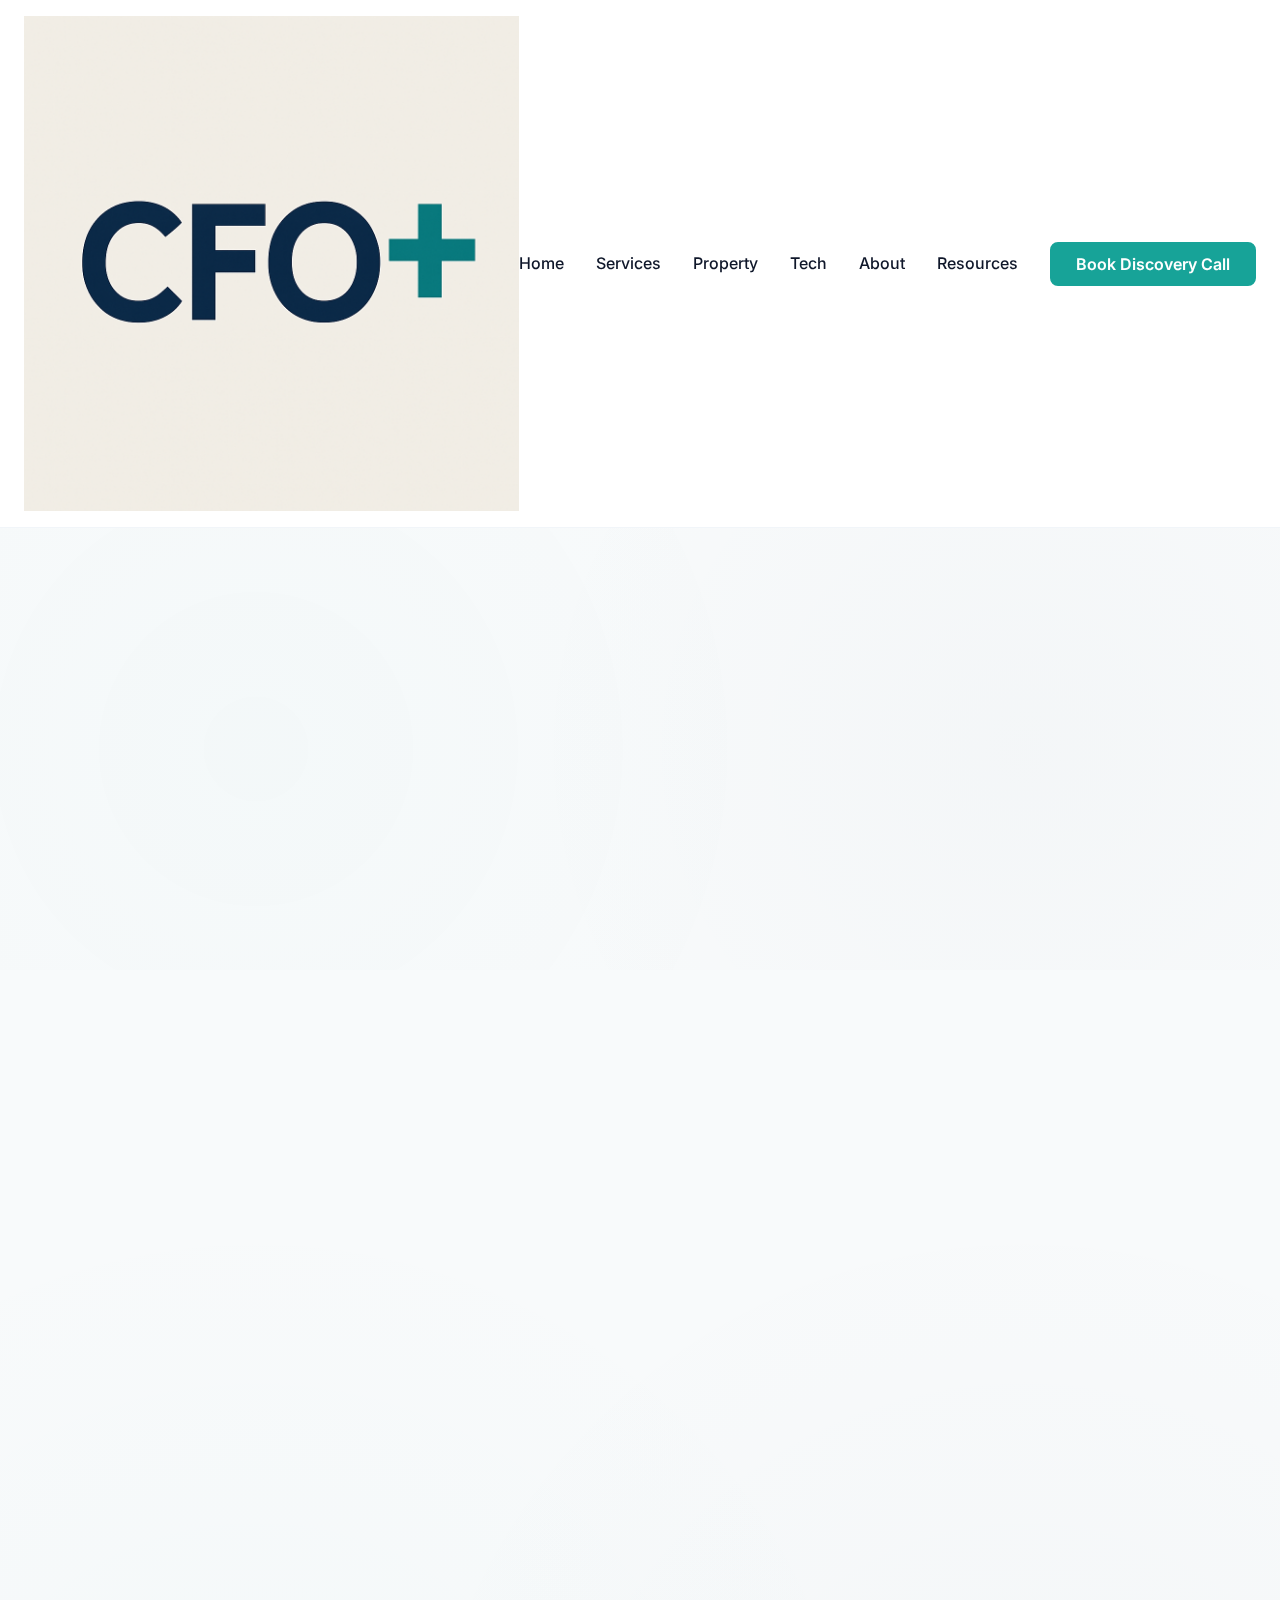
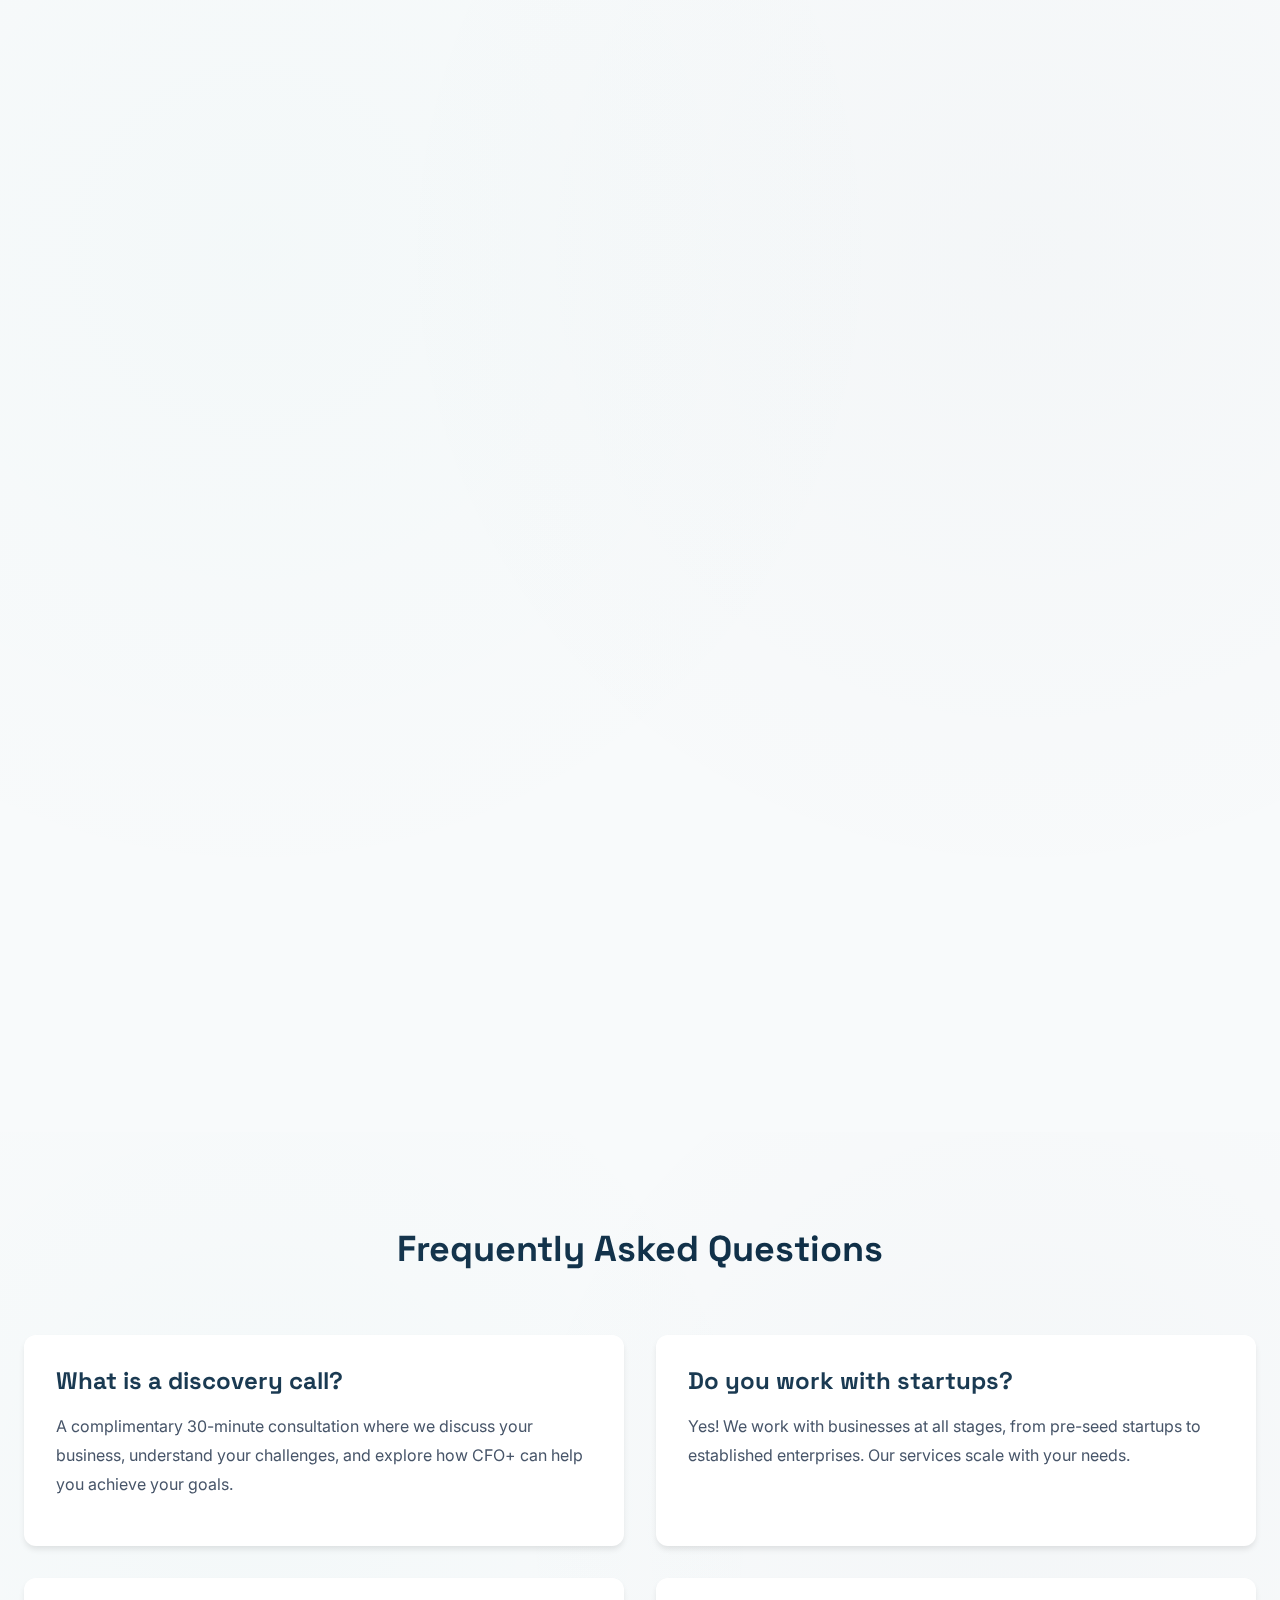
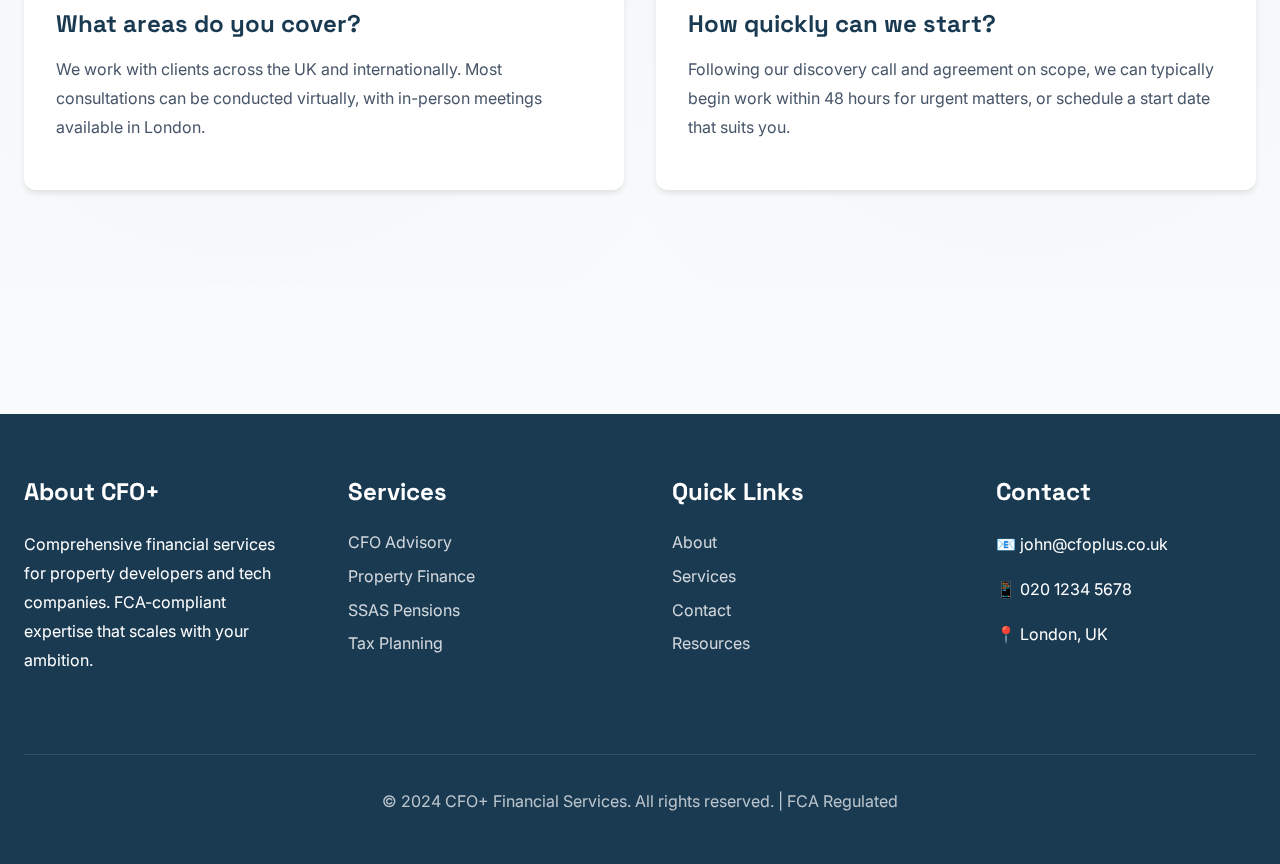
<file: contact.html>
<!DOCTYPE html>
<html lang="en">
<head>
    <meta charset="UTF-8">
    <meta name="viewport" content="width=device-width, initial-scale=1.0">
    <meta name="description" content="Contact CFO+ for strategic financial services. Book a discovery call or send us a message about your property development or tech company needs.">
    <meta name="keywords" content="contact CFO+, financial services consultation, book discovery call">
    
    <!-- Open Graph Meta Tags -->
    <meta property="og:title" content="Contact CFO+ | Book Your Discovery Call">
    <meta property="og:description" content="Get in touch with CFO+ for comprehensive financial solutions tailored to your business needs.">
    <meta property="og:type" content="website">
    
    <title>Contact | CFO+ Financial Services</title>
    
    <!-- Google Fonts -->
    <link rel="preconnect" href="https://fonts.googleapis.com">
    <link rel="preconnect" href="https://fonts.gstatic.com" crossorigin>
    <link href="https://fonts.googleapis.com/css2?family=Space+Grotesk:wght@400;600;700;800&family=Inter:wght@400;500;600;700&display=swap" rel="stylesheet">
    
    <!-- CSS -->
    <link rel="stylesheet" href="css/main.css">
</head>
<body>
    <!-- Navigation -->
    <nav class="navbar">
        <div class="container navbar-container">
            <a href="/" class="navbar-brand">
                <img src="images/cfo-logo.png" alt="CFO+ Logo" class="navbar-logo">
            </a>
            
            <button class="navbar-toggle" id="navbarToggle" aria-label="Toggle navigation">
                <span></span>
                <span></span>
                <span></span>
            </button>
            
            <ul class="navbar-nav" id="navbarNav">
                <li><a href="/" class="navbar-link">Home</a></li>
                <li><a href="services.html" class="navbar-link">Services</a></li>
                <li><a href="industries/property.html" class="navbar-link">Property</a></li>
                <li><a href="industries/tech.html" class="navbar-link">Tech</a></li>
                <li><a href="about.html" class="navbar-link">About</a></li>
                <li><a href="resources.html" class="navbar-link">Resources</a></li>
                <li><a href="contact.html" class="btn btn-accent">Book Discovery Call</a></li>
            </ul>
        </div>
    </nav>

    <!-- Hero Section -->
    <section class="section bg-surface">
        <div class="container">
            <h1 class="section-title fade-in">Let's Start Your Financial Transformation</h1>
            <p class="section-subtitle slide-up">Book a complimentary discovery call or send us a message to explore how CFO+ can accelerate your growth</p>
        </div>
    </section>

    <!-- Contact Form Section -->
    <section class="section">
        <div class="container">
            <div class="grid grid-cols-2" style="gap: var(--space-4xl);">
                <!-- Contact Form -->
                <div class="fade-in">
                    <h2 style="color: var(--color-primary); margin-bottom: var(--space-xl);">Get in Touch</h2>
                    
                    <form id="contactForm" class="contact-form">
                        <div class="grid grid-cols-2" style="gap: var(--space-lg);">
                            <div class="form-group">
                                <label for="firstName" class="form-label">First Name *</label>
                                <input type="text" id="firstName" name="firstName" class="form-input" required>
                            </div>
                            
                            <div class="form-group">
                                <label for="lastName" class="form-label">Last Name *</label>
                                <input type="text" id="lastName" name="lastName" class="form-input" required>
                            </div>
                        </div>
                        
                        <div class="form-group">
                            <label for="email" class="form-label">Email Address *</label>
                            <input type="email" id="email" name="email" class="form-input" required>
                        </div>
                        
                        <div class="form-group">
                            <label for="phone" class="form-label">Phone Number</label>
                            <input type="tel" id="phone" name="phone" class="form-input">
                        </div>
                        
                        <div class="form-group">
                            <label for="company" class="form-label">Company Name *</label>
                            <input type="text" id="company" name="company" class="form-input" required>
                        </div>
                        
                        <div class="form-group">
                            <label for="industry" class="form-label">Industry *</label>
                            <select id="industry" name="industry" class="form-select" required>
                                <option value="">Select your industry</option>
                                <option value="property-development">Property Development</option>
                                <option value="property-investment">Property Investment</option>
                                <option value="tech-saas">Technology / SaaS</option>
                                <option value="ecommerce">E-commerce</option>
                                <option value="professional-services">Professional Services</option>
                                <option value="manufacturing">Manufacturing</option>
                                <option value="other">Other</option>
                            </select>
                        </div>
                        
                        <div class="form-group">
                            <label for="stage" class="form-label">Current Stage *</label>
                            <select id="stage" name="stage" class="form-select" required>
                                <option value="">Select your stage</option>
                                <optgroup label="Property Development">
                                    <option value="land-acquisition">Land Acquisition Phase</option>
                                    <option value="planning">Planning Stage</option>
                                    <option value="active-development">Active Development</option>
                                    <option value="multiple-projects">Multiple Projects</option>
                                </optgroup>
                                <optgroup label="Business Stage">
                                    <option value="pre-seed">Pre-seed / Idea Stage</option>
                                    <option value="seed">Seed Stage</option>
                                    <option value="series-a">Series A</option>
                                    <option value="series-b">Series B+</option>
                                    <option value="established">Established SME</option>
                                    <option value="scale-up">Scale-up Phase</option>
                                </optgroup>
                            </select>
                        </div>
                        
                        <div class="form-group">
                            <label class="form-label">Services Needed * (select all that apply)</label>
                            <div class="grid grid-cols-2" style="gap: var(--space-md); margin-top: var(--space-sm);">
                                <label style="display: flex; align-items: center;">
                                    <input type="checkbox" name="services" value="cfo-advisory" class="form-checkbox">
                                    <span>CFO Advisory</span>
                                </label>
                                <label style="display: flex; align-items: center;">
                                    <input type="checkbox" name="services" value="ssas-pension" class="form-checkbox">
                                    <span>SSAS Pension Setup/Review</span>
                                </label>
                                <label style="display: flex; align-items: center;">
                                    <input type="checkbox" name="services" value="development-finance" class="form-checkbox">
                                    <span>Development Finance</span>
                                </label>
                                <label style="display: flex; align-items: center;">
                                    <input type="checkbox" name="services" value="property-structuring" class="form-checkbox">
                                    <span>Property Structuring</span>
                                </label>
                                <label style="display: flex; align-items: center;">
                                    <input type="checkbox" name="services" value="tax-planning" class="form-checkbox">
                                    <span>Tax Planning</span>
                                </label>
                                <label style="display: flex; align-items: center;">
                                    <input type="checkbox" name="services" value="tax-compliance" class="form-checkbox">
                                    <span>Tax Compliance</span>
                                </label>
                                <label style="display: flex; align-items: center;">
                                    <input type="checkbox" name="services" value="bookkeeping" class="form-checkbox">
                                    <span>Bookkeeping</span>
                                </label>
                                <label style="display: flex; align-items: center;">
                                    <input type="checkbox" name="services" value="management-accounts" class="form-checkbox">
                                    <span>Management Accounts</span>
                                </label>
                                <label style="display: flex; align-items: center;">
                                    <input type="checkbox" name="services" value="fundraising" class="form-checkbox">
                                    <span>Fundraising Support</span>
                                </label>
                                <label style="display: flex; align-items: center;">
                                    <input type="checkbox" name="services" value="not-sure" class="form-checkbox">
                                    <span>Not Sure - Need Guidance</span>
                                </label>
                            </div>
                        </div>
                        
                        <div class="form-group">
                            <label class="form-label">Specific Needs (optional)</label>
                            <div class="grid grid-cols-2" style="gap: var(--space-md); margin-top: var(--space-sm);">
                                <label style="display: flex; align-items: center;">
                                    <input type="checkbox" name="specific" value="spv-setup" class="form-checkbox">
                                    <span>Setting up SPV/Holding Company</span>
                                </label>
                                <label style="display: flex; align-items: center;">
                                    <input type="checkbox" name="specific" value="raising-finance" class="form-checkbox">
                                    <span>Raising development finance</span>
                                </label>
                                <label style="display: flex; align-items: center;">
                                    <input type="checkbox" name="specific" value="ssas-property" class="form-checkbox">
                                    <span>SSAS for property purchase</span>
                                </label>
                                <label style="display: flex; align-items: center;">
                                    <input type="checkbox" name="specific" value="planning-gain" class="form-checkbox">
                                    <span>Planning gain tax optimization</span>
                                </label>
                                <label style="display: flex; align-items: center;">
                                    <input type="checkbox" name="specific" value="investor-pack" class="form-checkbox">
                                    <span>Need investor pack/models</span>
                                </label>
                                <label style="display: flex; align-items: center;">
                                    <input type="checkbox" name="specific" value="behind-bookkeeping" class="form-checkbox">
                                    <span>Behind on bookkeeping</span>
                                </label>
                                <label style="display: flex; align-items: center;">
                                    <input type="checkbox" name="specific" value="audit-prep" class="form-checkbox">
                                    <span>Preparing for audit</span>
                                </label>
                                <label style="display: flex; align-items: center;">
                                    <input type="checkbox" name="specific" value="international" class="form-checkbox">
                                    <span>International expansion</span>
                                </label>
                            </div>
                        </div>
                        
                        <div class="form-group">
                            <label for="projectValue" class="form-label">Project/Deal Value (optional)</label>
                            <select id="projectValue" name="projectValue" class="form-select">
                                <option value="">Select range</option>
                                <option value="under-500k">Under £500k</option>
                                <option value="500k-1m">£500k - £1M</option>
                                <option value="1m-5m">£1M - £5M</option>
                                <option value="5m-10m">£5M - £10M</option>
                                <option value="10m-25m">£10M - £25M</option>
                                <option value="over-25m">Over £25M</option>
                            </select>
                        </div>
                        
                        <div class="form-group">
                            <label for="message" class="form-label">Message</label>
                            <textarea id="message" name="message" class="form-textarea" rows="5" placeholder="Tell us about your business and how we can help..."></textarea>
                        </div>
                        
                        <div class="form-group">
                            <label for="meetingType" class="form-label">Preferred Meeting Type</label>
                            <select id="meetingType" name="meetingType" class="form-select">
                                <option value="discovery-30">Discovery Call (30 min)</option>
                                <option value="consultation-60">Full Consultation (60 min)</option>
                                <option value="in-person">In-Person Meeting</option>
                            </select>
                        </div>
                        
                        <button type="submit" class="btn btn-accent btn-lg" style="width: 100%;">Send Message</button>
                    </form>
                </div>
                
                <!-- Contact Information -->
                <div class="scale-in">
                    <div class="card card-glass" style="padding: var(--space-2xl); margin-bottom: var(--space-xl);">
                        <h3 class="card-title">Direct Contact</h3>
                        
                        <div style="margin: var(--space-xl) 0;">
                            <div style="display: flex; align-items: center; margin-bottom: var(--space-lg);">
                                <div class="service-icon" style="width: 40px; height: 40px; margin-right: var(--space-md);">📧</div>
                                <div>
                                    <div style="font-weight: var(--font-semibold);">Email</div>
                                    <a href="mailto:john@cfoplus.co.uk" class="text-accent">john@cfoplus.co.uk</a>
                                </div>
                            </div>
                            
                            <div style="display: flex; align-items: center; margin-bottom: var(--space-lg);">
                                <div class="service-icon" style="width: 40px; height: 40px; margin-right: var(--space-md);">📱</div>
                                <div>
                                    <div style="font-weight: var(--font-semibold);">Phone</div>
                                    <a href="tel:+442012345678" class="text-accent">020 1234 5678</a>
                                </div>
                            </div>
                            
                            <div style="display: flex; align-items: center; margin-bottom: var(--space-lg);">
                                <div class="service-icon" style="width: 40px; height: 40px; margin-right: var(--space-md);">💼</div>
                                <div>
                                    <div style="font-weight: var(--font-semibold);">LinkedIn</div>
                                    <a href="https://linkedin.com/in/johnlamond" class="text-accent" target="_blank">Connect on LinkedIn</a>
                                </div>
                            </div>
                            
                            <div style="display: flex; align-items: center;">
                                <div class="service-icon" style="width: 40px; height: 40px; margin-right: var(--space-md);">📍</div>
                                <div>
                                    <div style="font-weight: var(--font-semibold);">Location</div>
                                    <span class="text-light">London, UK</span>
                                </div>
                            </div>
                        </div>
                    </div>
                    
                    <div class="card" style="padding: var(--space-2xl); margin-bottom: var(--space-xl);">
                        <h3 class="card-title">Book a Call Directly</h3>
                        <p class="card-description">Prefer to schedule directly? Use our online booking system to find a time that works for you.</p>
                        <a href="#" class="btn btn-primary mt-lg" style="width: 100%;">Open Calendar</a>
                    </div>
                    
                    <div class="card" style="padding: var(--space-2xl);">
                        <h3 class="card-title">What Happens Next?</h3>
                        <ol style="margin-top: var(--space-lg); padding-left: var(--space-lg);">
                            <li style="margin-bottom: var(--space-md); color: var(--color-text-light);">
                                <strong style="color: var(--color-text);">Acknowledgment</strong><br>
                                We'll respond within 24 hours to confirm receipt
                            </li>
                            <li style="margin-bottom: var(--space-md); color: var(--color-text-light);">
                                <strong style="color: var(--color-text);">Discovery Call</strong><br>
                                30-minute call to understand your needs
                            </li>
                            <li style="margin-bottom: var(--space-md); color: var(--color-text-light);">
                                <strong style="color: var(--color-text);">Tailored Proposal</strong><br>
                                Custom solution designed for your business
                            </li>
                            <li style="color: var(--color-text-light);">
                                <strong style="color: var(--color-text);">Partnership Begins</strong><br>
                                Start your financial transformation journey
                            </li>
                        </ol>
                    </div>
                </div>
            </div>
        </div>
    </section>

    <!-- FAQ Section -->
    <section class="section bg-surface">
        <div class="container">
            <h2 class="section-title">Frequently Asked Questions</h2>
            
            <div class="grid grid-cols-2" style="gap: var(--space-xl); margin-top: var(--space-3xl);">
                <div class="card">
                    <h4 style="color: var(--color-primary); margin-bottom: var(--space-md);">What is a discovery call?</h4>
                    <p class="text-light">A complimentary 30-minute consultation where we discuss your business, understand your challenges, and explore how CFO+ can help you achieve your goals.</p>
                </div>
                
                <div class="card">
                    <h4 style="color: var(--color-primary); margin-bottom: var(--space-md);">Do you work with startups?</h4>
                    <p class="text-light">Yes! We work with businesses at all stages, from pre-seed startups to established enterprises. Our services scale with your needs.</p>
                </div>
                
                <div class="card">
                    <h4 style="color: var(--color-primary); margin-bottom: var(--space-md);">What areas do you cover?</h4>
                    <p class="text-light">We work with clients across the UK and internationally. Most consultations can be conducted virtually, with in-person meetings available in London.</p>
                </div>
                
                <div class="card">
                    <h4 style="color: var(--color-primary); margin-bottom: var(--space-md);">How quickly can we start?</h4>
                    <p class="text-light">Following our discovery call and agreement on scope, we can typically begin work within 48 hours for urgent matters, or schedule a start date that suits you.</p>
                </div>
            </div>
        </div>
    </section>

    <!-- Footer -->
    <footer class="footer">
        <div class="container">
            <div class="footer-content">
                <div class="footer-section">
                    <h4>About CFO+</h4>
                    <p>Comprehensive financial services for property developers and tech companies. FCA-compliant expertise that scales with your ambition.</p>
                </div>
                
                <div class="footer-section">
                    <h4>Services</h4>
                    <ul class="footer-links">
                        <li><a href="services.html#cfo">CFO Advisory</a></li>
                        <li><a href="services.html#property">Property Finance</a></li>
                        <li><a href="services.html#ssas">SSAS Pensions</a></li>
                        <li><a href="services.html#tax">Tax Planning</a></li>
                    </ul>
                </div>
                
                <div class="footer-section">
                    <h4>Quick Links</h4>
                    <ul class="footer-links">
                        <li><a href="about.html">About</a></li>
                        <li><a href="services.html">Services</a></li>
                        <li><a href="contact.html">Contact</a></li>
                        <li><a href="resources.html">Resources</a></li>
                    </ul>
                </div>
                
                <div class="footer-section">
                    <h4>Contact</h4>
                    <p>📧 john@cfoplus.co.uk</p>
                    <p>📱 020 1234 5678</p>
                    <p>📍 London, UK</p>
                </div>
            </div>
            
            <div class="footer-bottom">
                <p>&copy; 2024 CFO+ Financial Services. All rights reserved. | FCA Regulated</p>
            </div>
        </div>
    </footer>

    <!-- JavaScript -->
    <script src="js/main.js"></script>
</body>
</html>
</file>
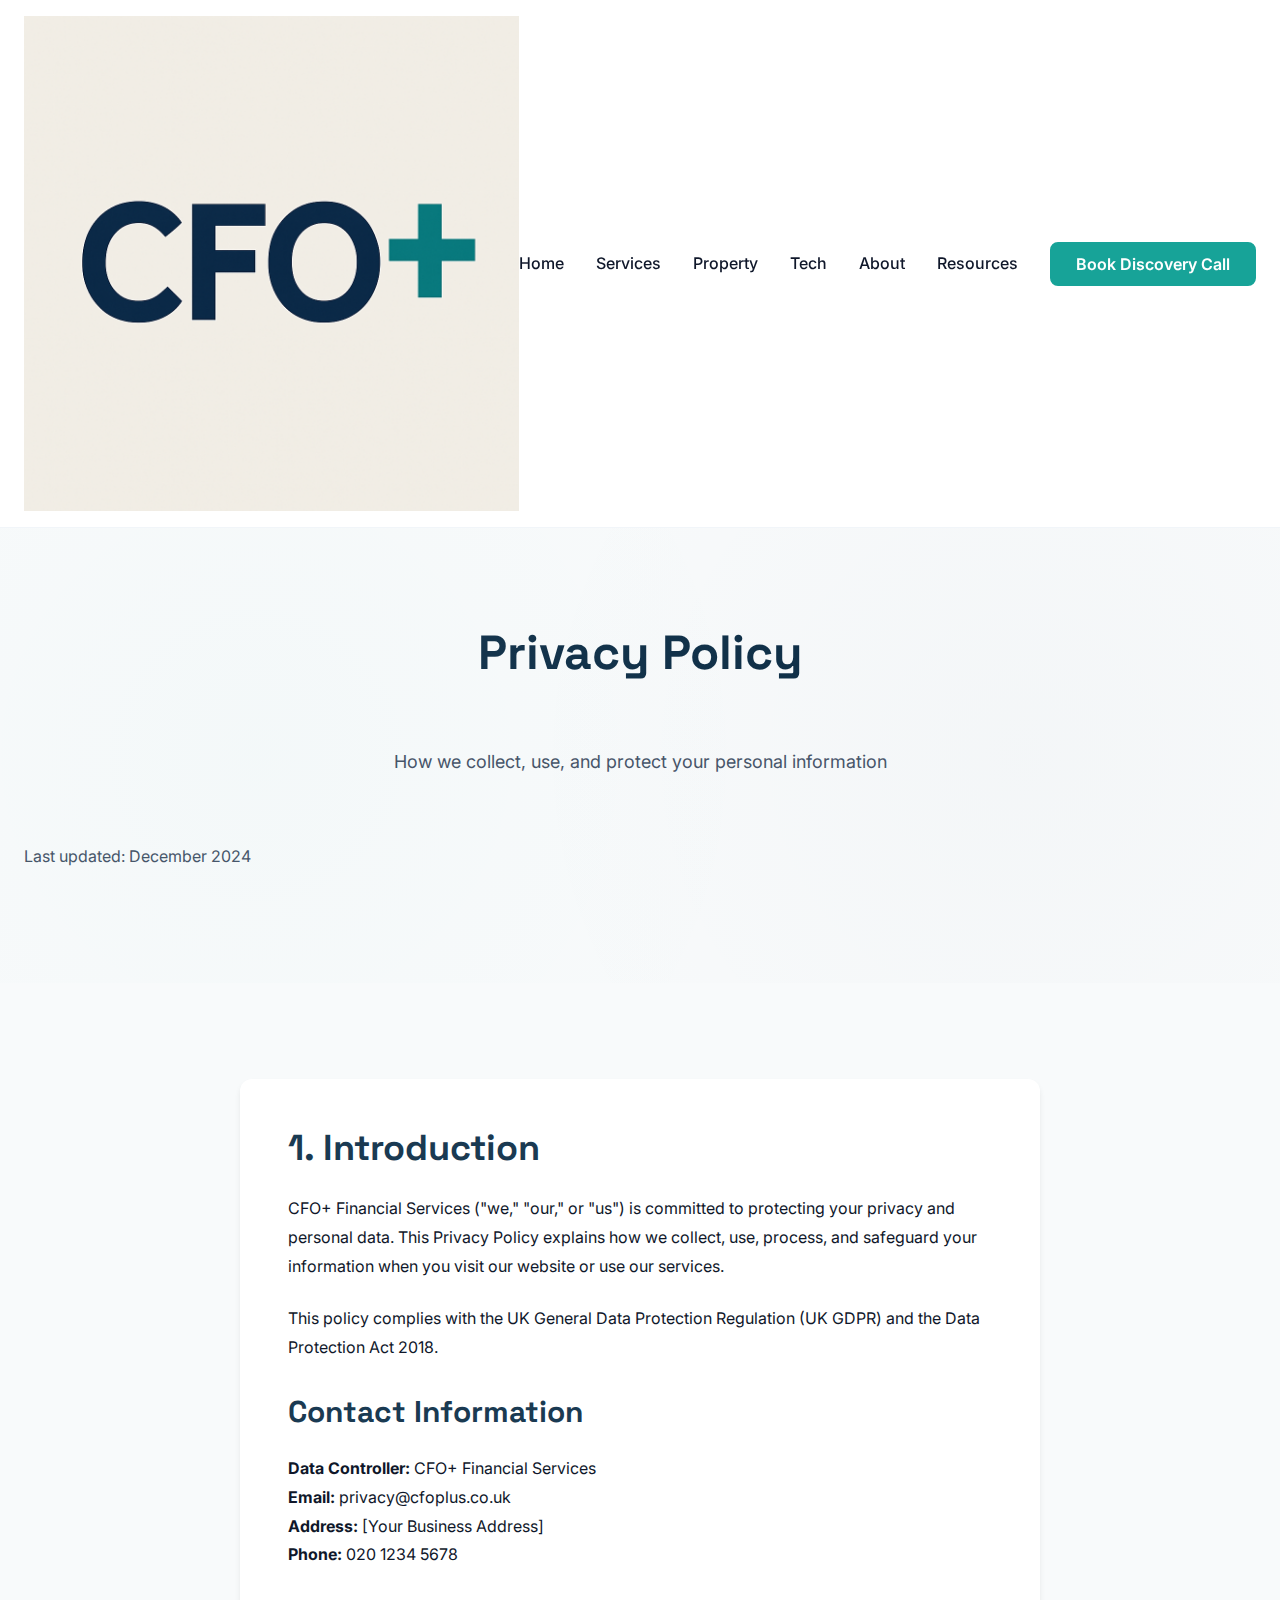
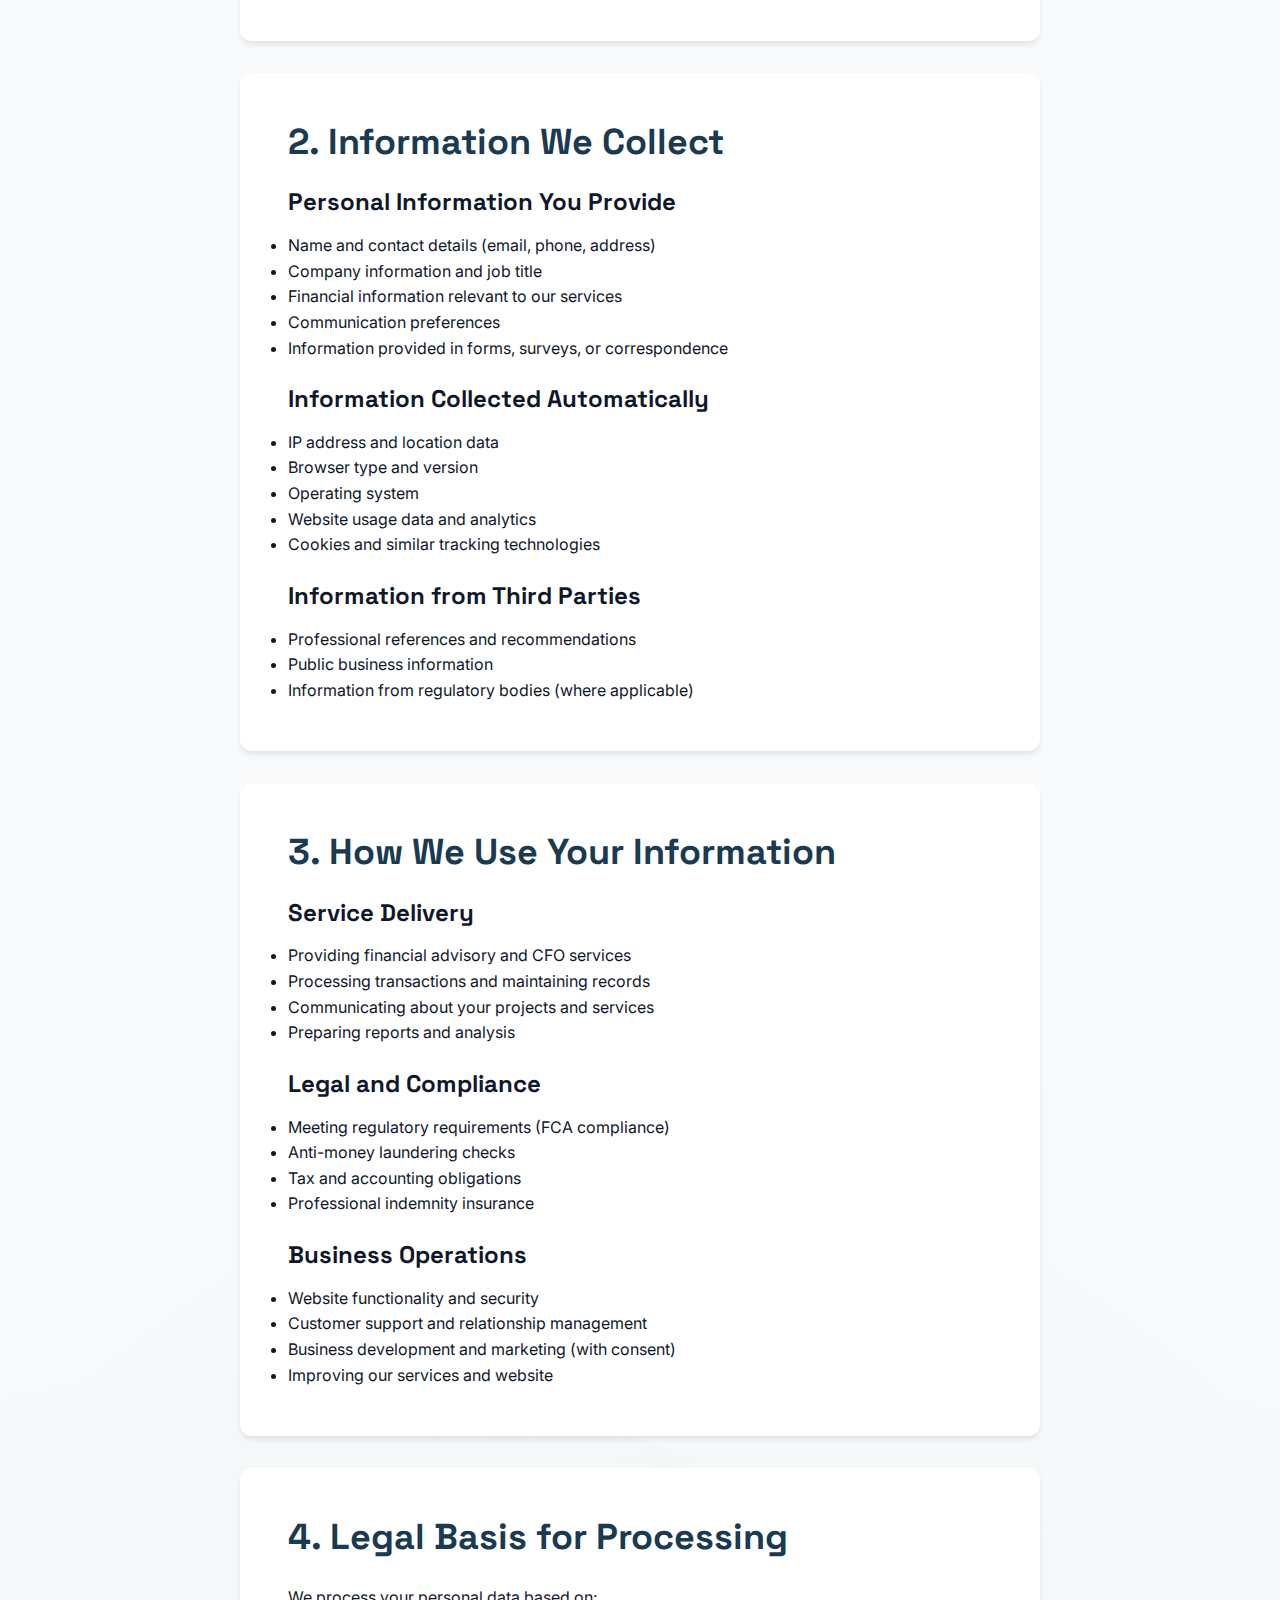
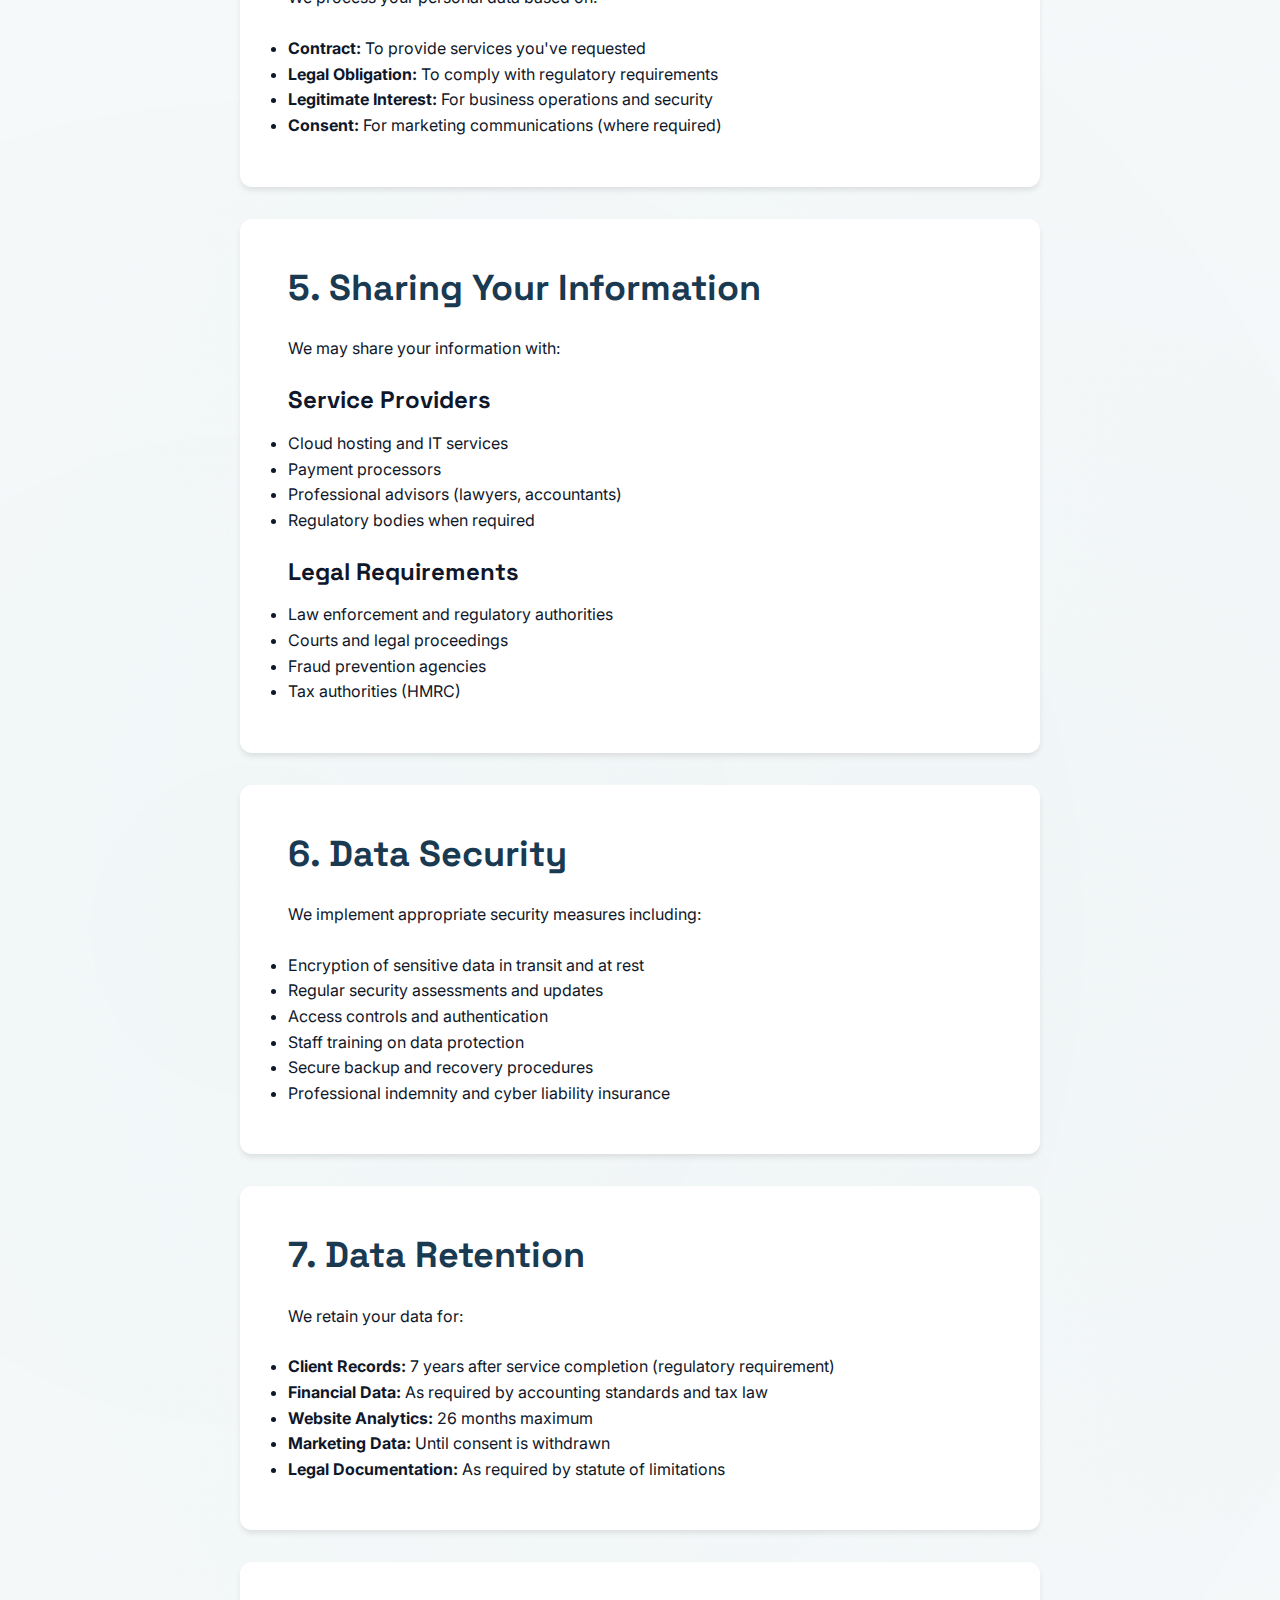
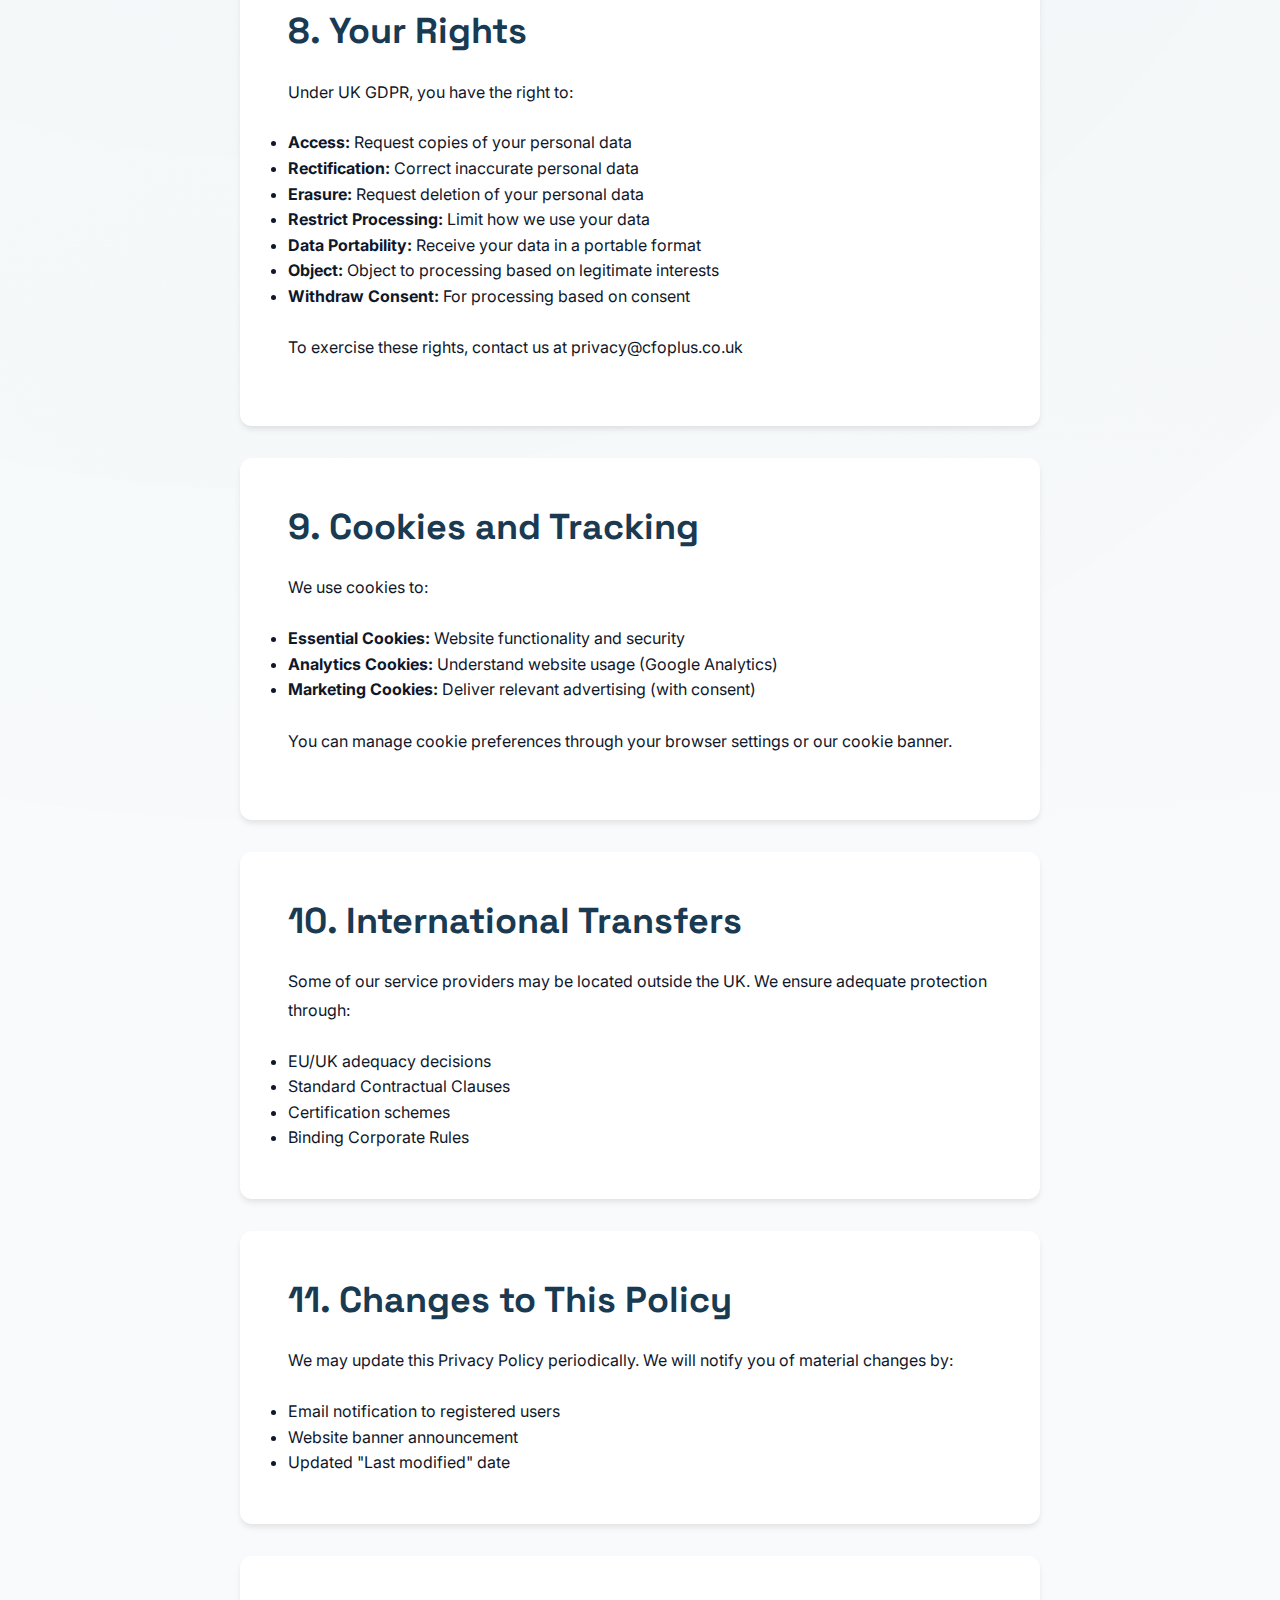
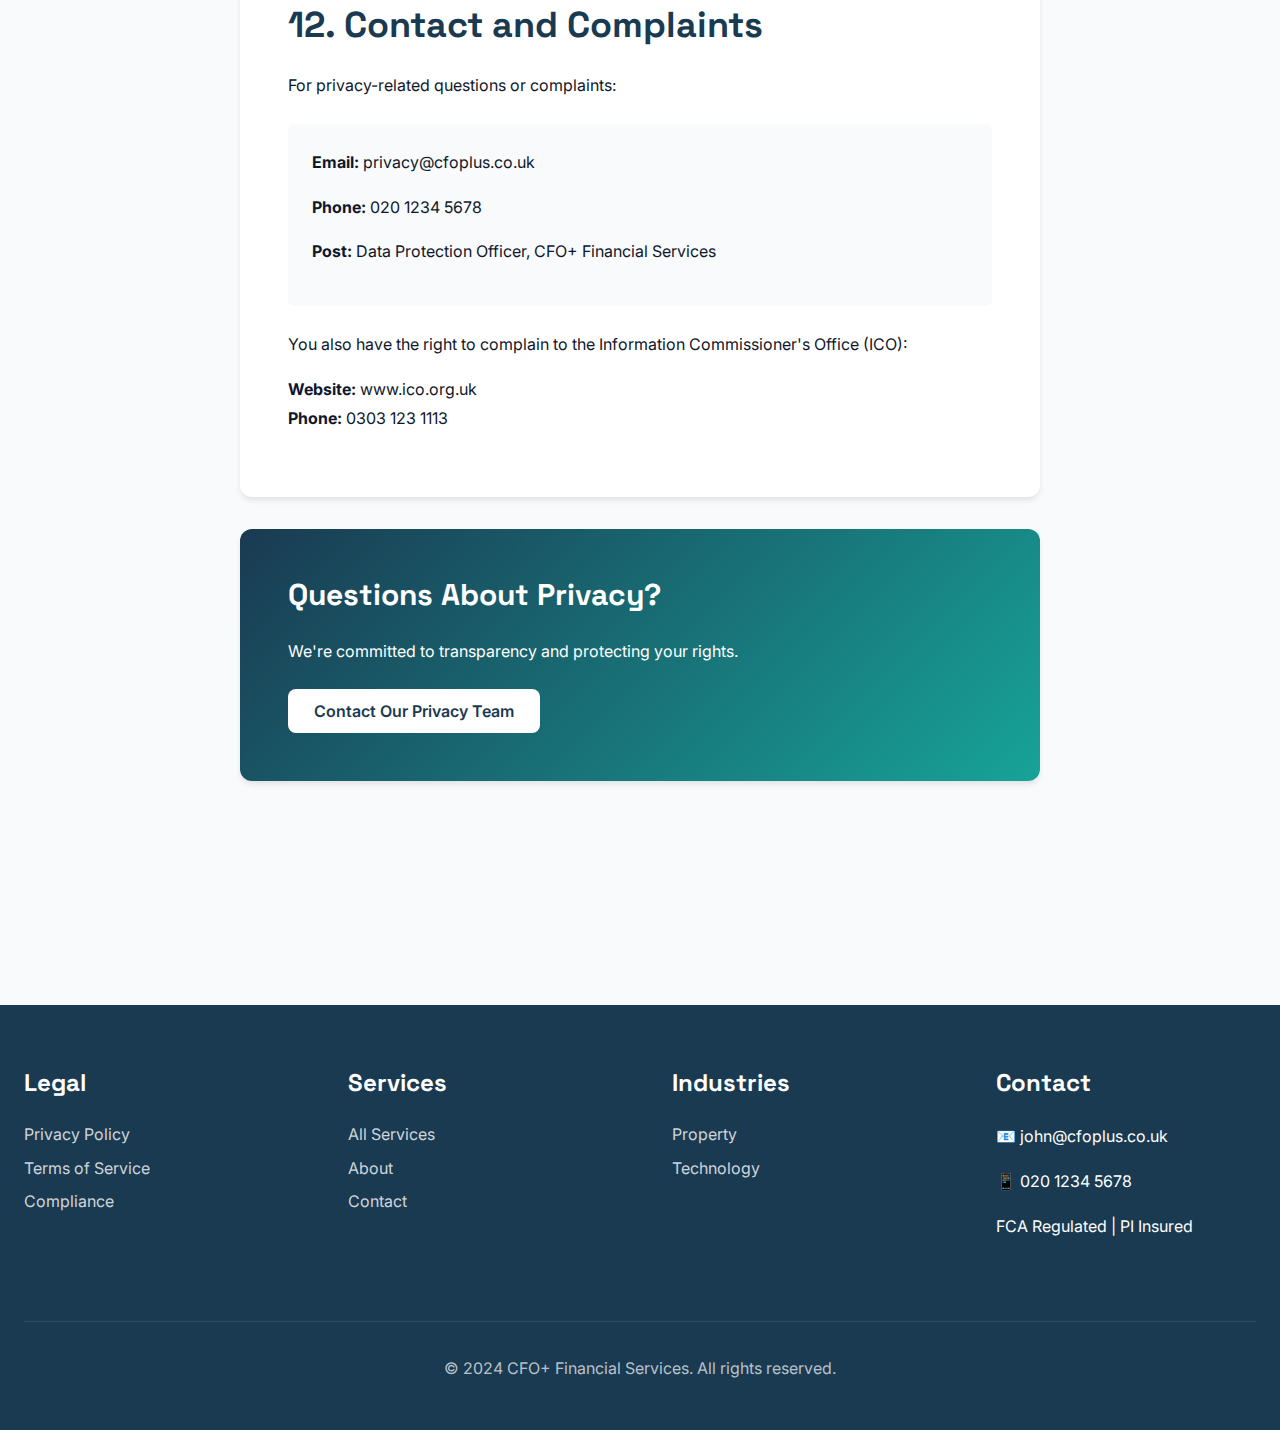
<file: privacy.html>
<!DOCTYPE html>
<html lang="en">
<head>
    <meta charset="UTF-8">
    <meta name="viewport" content="width=device-width, initial-scale=1.0">
    <meta name="description" content="CFO+ Privacy Policy. Learn how we collect, use, and protect your personal information in compliance with GDPR and UK data protection laws.">
    <meta name="robots" content="index, follow">
    
    <title>Privacy Policy | CFO+ Financial Services</title>
    
    <!-- Google Fonts -->
    <link rel="preconnect" href="https://fonts.googleapis.com">
    <link rel="preconnect" href="https://fonts.gstatic.com" crossorigin>
    <link href="https://fonts.googleapis.com/css2?family=Space+Grotesk:wght@400;600;700;800&family=Inter:wght@400;500;600;700&display=swap" rel="stylesheet">
    
    <!-- CSS -->
    <link rel="stylesheet" href="css/main.css">
</head>
<body>
    <!-- Navigation -->
    <nav class="navbar">
        <div class="container navbar-container">
            <a href="/" class="navbar-brand">
                <img src="images/cfo-logo.png" alt="CFO+ Logo" class="navbar-logo">
            </a>
            
            <button class="navbar-toggle" id="navbarToggle" aria-label="Toggle navigation">
                <span></span>
                <span></span>
                <span></span>
            </button>
            
            <ul class="navbar-nav" id="navbarNav">
                <li><a href="/" class="navbar-link">Home</a></li>
                <li><a href="services.html" class="navbar-link">Services</a></li>
                <li><a href="industries/property.html" class="navbar-link">Property</a></li>
                <li><a href="industries/tech.html" class="navbar-link">Tech</a></li>
                <li><a href="about.html" class="navbar-link">About</a></li>
                <li><a href="resources.html" class="navbar-link">Resources</a></li>
                <li><a href="contact.html" class="btn btn-accent">Book Discovery Call</a></li>
            </ul>
        </div>
    </nav>

    <!-- Header Section -->
    <section class="section bg-surface">
        <div class="container">
            <h1 class="section-title">Privacy Policy</h1>
            <p class="section-subtitle">How we collect, use, and protect your personal information</p>
            <p class="text-light">Last updated: December 2024</p>
        </div>
    </section>

    <!-- Privacy Policy Content -->
    <section class="section">
        <div class="container">
            <div style="max-width: 800px; margin: 0 auto;">
                <div class="card" style="padding: var(--space-2xl);">
                    <h2 style="color: var(--color-primary); margin-bottom: var(--space-lg);">1. Introduction</h2>
                    <p style="margin-bottom: var(--space-lg);">CFO+ Financial Services ("we," "our," or "us") is committed to protecting your privacy and personal data. This Privacy Policy explains how we collect, use, process, and safeguard your information when you visit our website or use our services.</p>
                    <p style="margin-bottom: var(--space-lg);">This policy complies with the UK General Data Protection Regulation (UK GDPR) and the Data Protection Act 2018.</p>
                    
                    <h3 style="color: var(--color-primary); margin: var(--space-xl) 0 var(--space-lg);">Contact Information</h3>
                    <p style="margin-bottom: var(--space-lg);">
                        <strong>Data Controller:</strong> CFO+ Financial Services<br>
                        <strong>Email:</strong> privacy@cfoplus.co.uk<br>
                        <strong>Address:</strong> [Your Business Address]<br>
                        <strong>Phone:</strong> 020 1234 5678
                    </p>
                </div>

                <div class="card mt-xl" style="padding: var(--space-2xl);">
                    <h2 style="color: var(--color-primary); margin-bottom: var(--space-lg);">2. Information We Collect</h2>
                    
                    <h4 style="color: var(--color-text); margin: var(--space-lg) 0 var(--space-md);">Personal Information You Provide</h4>
                    <ul style="margin-bottom: var(--space-lg);">
                        <li>Name and contact details (email, phone, address)</li>
                        <li>Company information and job title</li>
                        <li>Financial information relevant to our services</li>
                        <li>Communication preferences</li>
                        <li>Information provided in forms, surveys, or correspondence</li>
                    </ul>
                    
                    <h4 style="color: var(--color-text); margin: var(--space-lg) 0 var(--space-md);">Information Collected Automatically</h4>
                    <ul style="margin-bottom: var(--space-lg);">
                        <li>IP address and location data</li>
                        <li>Browser type and version</li>
                        <li>Operating system</li>
                        <li>Website usage data and analytics</li>
                        <li>Cookies and similar tracking technologies</li>
                    </ul>
                    
                    <h4 style="color: var(--color-text); margin: var(--space-lg) 0 var(--space-md);">Information from Third Parties</h4>
                    <ul>
                        <li>Professional references and recommendations</li>
                        <li>Public business information</li>
                        <li>Information from regulatory bodies (where applicable)</li>
                    </ul>
                </div>

                <div class="card mt-xl" style="padding: var(--space-2xl);">
                    <h2 style="color: var(--color-primary); margin-bottom: var(--space-lg);">3. How We Use Your Information</h2>
                    
                    <h4 style="color: var(--color-text); margin: var(--space-lg) 0 var(--space-md);">Service Delivery</h4>
                    <ul style="margin-bottom: var(--space-lg);">
                        <li>Providing financial advisory and CFO services</li>
                        <li>Processing transactions and maintaining records</li>
                        <li>Communicating about your projects and services</li>
                        <li>Preparing reports and analysis</li>
                    </ul>
                    
                    <h4 style="color: var(--color-text); margin: var(--space-lg) 0 var(--space-md);">Legal and Compliance</h4>
                    <ul style="margin-bottom: var(--space-lg);">
                        <li>Meeting regulatory requirements (FCA compliance)</li>
                        <li>Anti-money laundering checks</li>
                        <li>Tax and accounting obligations</li>
                        <li>Professional indemnity insurance</li>
                    </ul>
                    
                    <h4 style="color: var(--color-text); margin: var(--space-lg) 0 var(--space-md);">Business Operations</h4>
                    <ul>
                        <li>Website functionality and security</li>
                        <li>Customer support and relationship management</li>
                        <li>Business development and marketing (with consent)</li>
                        <li>Improving our services and website</li>
                    </ul>
                </div>

                <div class="card mt-xl" style="padding: var(--space-2xl);">
                    <h2 style="color: var(--color-primary); margin-bottom: var(--space-lg);">4. Legal Basis for Processing</h2>
                    <p style="margin-bottom: var(--space-lg);">We process your personal data based on:</p>
                    
                    <ul>
                        <li><strong>Contract:</strong> To provide services you've requested</li>
                        <li><strong>Legal Obligation:</strong> To comply with regulatory requirements</li>
                        <li><strong>Legitimate Interest:</strong> For business operations and security</li>
                        <li><strong>Consent:</strong> For marketing communications (where required)</li>
                    </ul>
                </div>

                <div class="card mt-xl" style="padding: var(--space-2xl);">
                    <h2 style="color: var(--color-primary); margin-bottom: var(--space-lg);">5. Sharing Your Information</h2>
                    <p style="margin-bottom: var(--space-lg);">We may share your information with:</p>
                    
                    <h4 style="color: var(--color-text); margin: var(--space-lg) 0 var(--space-md);">Service Providers</h4>
                    <ul style="margin-bottom: var(--space-lg);">
                        <li>Cloud hosting and IT services</li>
                        <li>Payment processors</li>
                        <li>Professional advisors (lawyers, accountants)</li>
                        <li>Regulatory bodies when required</li>
                    </ul>
                    
                    <h4 style="color: var(--color-text); margin: var(--space-lg) 0 var(--space-md);">Legal Requirements</h4>
                    <ul>
                        <li>Law enforcement and regulatory authorities</li>
                        <li>Courts and legal proceedings</li>
                        <li>Fraud prevention agencies</li>
                        <li>Tax authorities (HMRC)</li>
                    </ul>
                </div>

                <div class="card mt-xl" style="padding: var(--space-2xl);">
                    <h2 style="color: var(--color-primary); margin-bottom: var(--space-lg);">6. Data Security</h2>
                    <p style="margin-bottom: var(--space-lg);">We implement appropriate security measures including:</p>
                    
                    <ul>
                        <li>Encryption of sensitive data in transit and at rest</li>
                        <li>Regular security assessments and updates</li>
                        <li>Access controls and authentication</li>
                        <li>Staff training on data protection</li>
                        <li>Secure backup and recovery procedures</li>
                        <li>Professional indemnity and cyber liability insurance</li>
                    </ul>
                </div>

                <div class="card mt-xl" style="padding: var(--space-2xl);">
                    <h2 style="color: var(--color-primary); margin-bottom: var(--space-lg);">7. Data Retention</h2>
                    <p style="margin-bottom: var(--space-lg);">We retain your data for:</p>
                    
                    <ul>
                        <li><strong>Client Records:</strong> 7 years after service completion (regulatory requirement)</li>
                        <li><strong>Financial Data:</strong> As required by accounting standards and tax law</li>
                        <li><strong>Website Analytics:</strong> 26 months maximum</li>
                        <li><strong>Marketing Data:</strong> Until consent is withdrawn</li>
                        <li><strong>Legal Documentation:</strong> As required by statute of limitations</li>
                    </ul>
                </div>

                <div class="card mt-xl" style="padding: var(--space-2xl);">
                    <h2 style="color: var(--color-primary); margin-bottom: var(--space-lg);">8. Your Rights</h2>
                    <p style="margin-bottom: var(--space-lg);">Under UK GDPR, you have the right to:</p>
                    
                    <ul style="margin-bottom: var(--space-lg);">
                        <li><strong>Access:</strong> Request copies of your personal data</li>
                        <li><strong>Rectification:</strong> Correct inaccurate personal data</li>
                        <li><strong>Erasure:</strong> Request deletion of your personal data</li>
                        <li><strong>Restrict Processing:</strong> Limit how we use your data</li>
                        <li><strong>Data Portability:</strong> Receive your data in a portable format</li>
                        <li><strong>Object:</strong> Object to processing based on legitimate interests</li>
                        <li><strong>Withdraw Consent:</strong> For processing based on consent</li>
                    </ul>
                    
                    <p>To exercise these rights, contact us at privacy@cfoplus.co.uk</p>
                </div>

                <div class="card mt-xl" style="padding: var(--space-2xl);">
                    <h2 style="color: var(--color-primary); margin-bottom: var(--space-lg);">9. Cookies and Tracking</h2>
                    <p style="margin-bottom: var(--space-lg);">We use cookies to:</p>
                    
                    <ul style="margin-bottom: var(--space-lg);">
                        <li><strong>Essential Cookies:</strong> Website functionality and security</li>
                        <li><strong>Analytics Cookies:</strong> Understand website usage (Google Analytics)</li>
                        <li><strong>Marketing Cookies:</strong> Deliver relevant advertising (with consent)</li>
                    </ul>
                    
                    <p>You can manage cookie preferences through your browser settings or our cookie banner.</p>
                </div>

                <div class="card mt-xl" style="padding: var(--space-2xl);">
                    <h2 style="color: var(--color-primary); margin-bottom: var(--space-lg);">10. International Transfers</h2>
                    <p style="margin-bottom: var(--space-lg);">Some of our service providers may be located outside the UK. We ensure adequate protection through:</p>
                    
                    <ul>
                        <li>EU/UK adequacy decisions</li>
                        <li>Standard Contractual Clauses</li>
                        <li>Certification schemes</li>
                        <li>Binding Corporate Rules</li>
                    </ul>
                </div>

                <div class="card mt-xl" style="padding: var(--space-2xl);">
                    <h2 style="color: var(--color-primary); margin-bottom: var(--space-lg);">11. Changes to This Policy</h2>
                    <p style="margin-bottom: var(--space-lg);">We may update this Privacy Policy periodically. We will notify you of material changes by:</p>
                    
                    <ul>
                        <li>Email notification to registered users</li>
                        <li>Website banner announcement</li>
                        <li>Updated "Last modified" date</li>
                    </ul>
                </div>

                <div class="card mt-xl" style="padding: var(--space-2xl);">
                    <h2 style="color: var(--color-primary); margin-bottom: var(--space-lg);">12. Contact and Complaints</h2>
                    <p style="margin-bottom: var(--space-lg);">For privacy-related questions or complaints:</p>
                    
                    <div style="padding: var(--space-lg); background: var(--color-background); border-radius: var(--radius-md);">
                        <p><strong>Email:</strong> privacy@cfoplus.co.uk</p>
                        <p><strong>Phone:</strong> 020 1234 5678</p>
                        <p><strong>Post:</strong> Data Protection Officer, CFO+ Financial Services</p>
                    </div>
                    
                    <p style="margin-top: var(--space-lg);">You also have the right to complain to the Information Commissioner's Office (ICO):</p>
                    <p><strong>Website:</strong> www.ico.org.uk<br>
                    <strong>Phone:</strong> 0303 123 1113</p>
                </div>

                <div class="card mt-xl" style="padding: var(--space-2xl); text-center; background: linear-gradient(135deg, var(--color-primary), var(--color-accent)); color: white;">
                    <h3 style="color: white; margin-bottom: var(--space-lg);">Questions About Privacy?</h3>
                    <p style="margin-bottom: var(--space-lg);">We're committed to transparency and protecting your rights.</p>
                    <a href="contact.html" class="btn" style="background: white; color: var(--color-primary);">Contact Our Privacy Team</a>
                </div>
            </div>
        </div>
    </section>

    <!-- Footer -->
    <footer class="footer">
        <div class="container">
            <div class="footer-content">
                <div class="footer-section">
                    <h4>Legal</h4>
                    <ul class="footer-links">
                        <li><a href="privacy.html">Privacy Policy</a></li>
                        <li><a href="terms.html">Terms of Service</a></li>
                        <li><a href="compliance.html">Compliance</a></li>
                    </ul>
                </div>
                
                <div class="footer-section">
                    <h4>Services</h4>
                    <ul class="footer-links">
                        <li><a href="services.html">All Services</a></li>
                        <li><a href="about.html">About</a></li>
                        <li><a href="contact.html">Contact</a></li>
                    </ul>
                </div>
                
                <div class="footer-section">
                    <h4>Industries</h4>
                    <ul class="footer-links">
                        <li><a href="industries/property.html">Property</a></li>
                        <li><a href="industries/tech.html">Technology</a></li>
                    </ul>
                </div>
                
                <div class="footer-section">
                    <h4>Contact</h4>
                    <p>📧 john@cfoplus.co.uk</p>
                    <p>📱 020 1234 5678</p>
                    <p>FCA Regulated | PI Insured</p>
                </div>
            </div>
            
            <div class="footer-bottom">
                <p>&copy; 2024 CFO+ Financial Services. All rights reserved.</p>
            </div>
        </div>
    </footer>

    <!-- JavaScript -->
    <script src="js/main.js"></script>
</body>
</html>
</file>
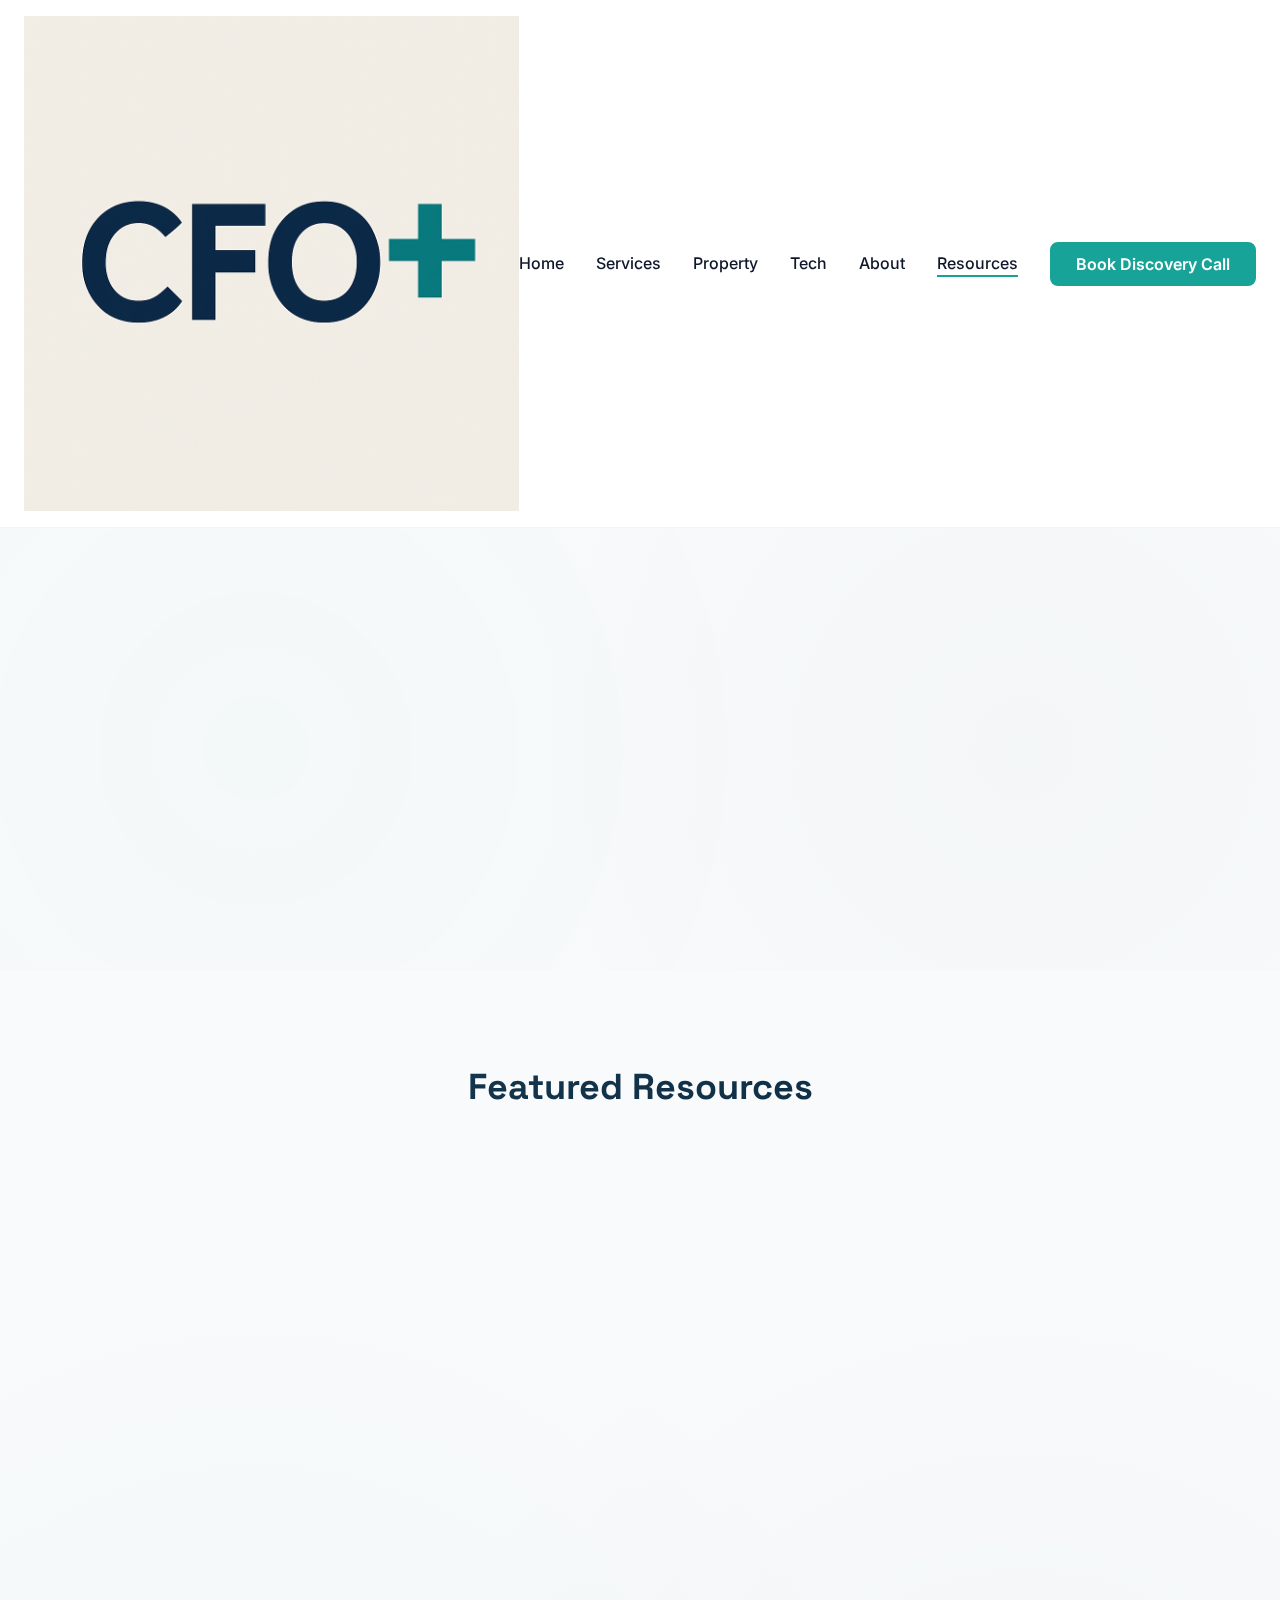
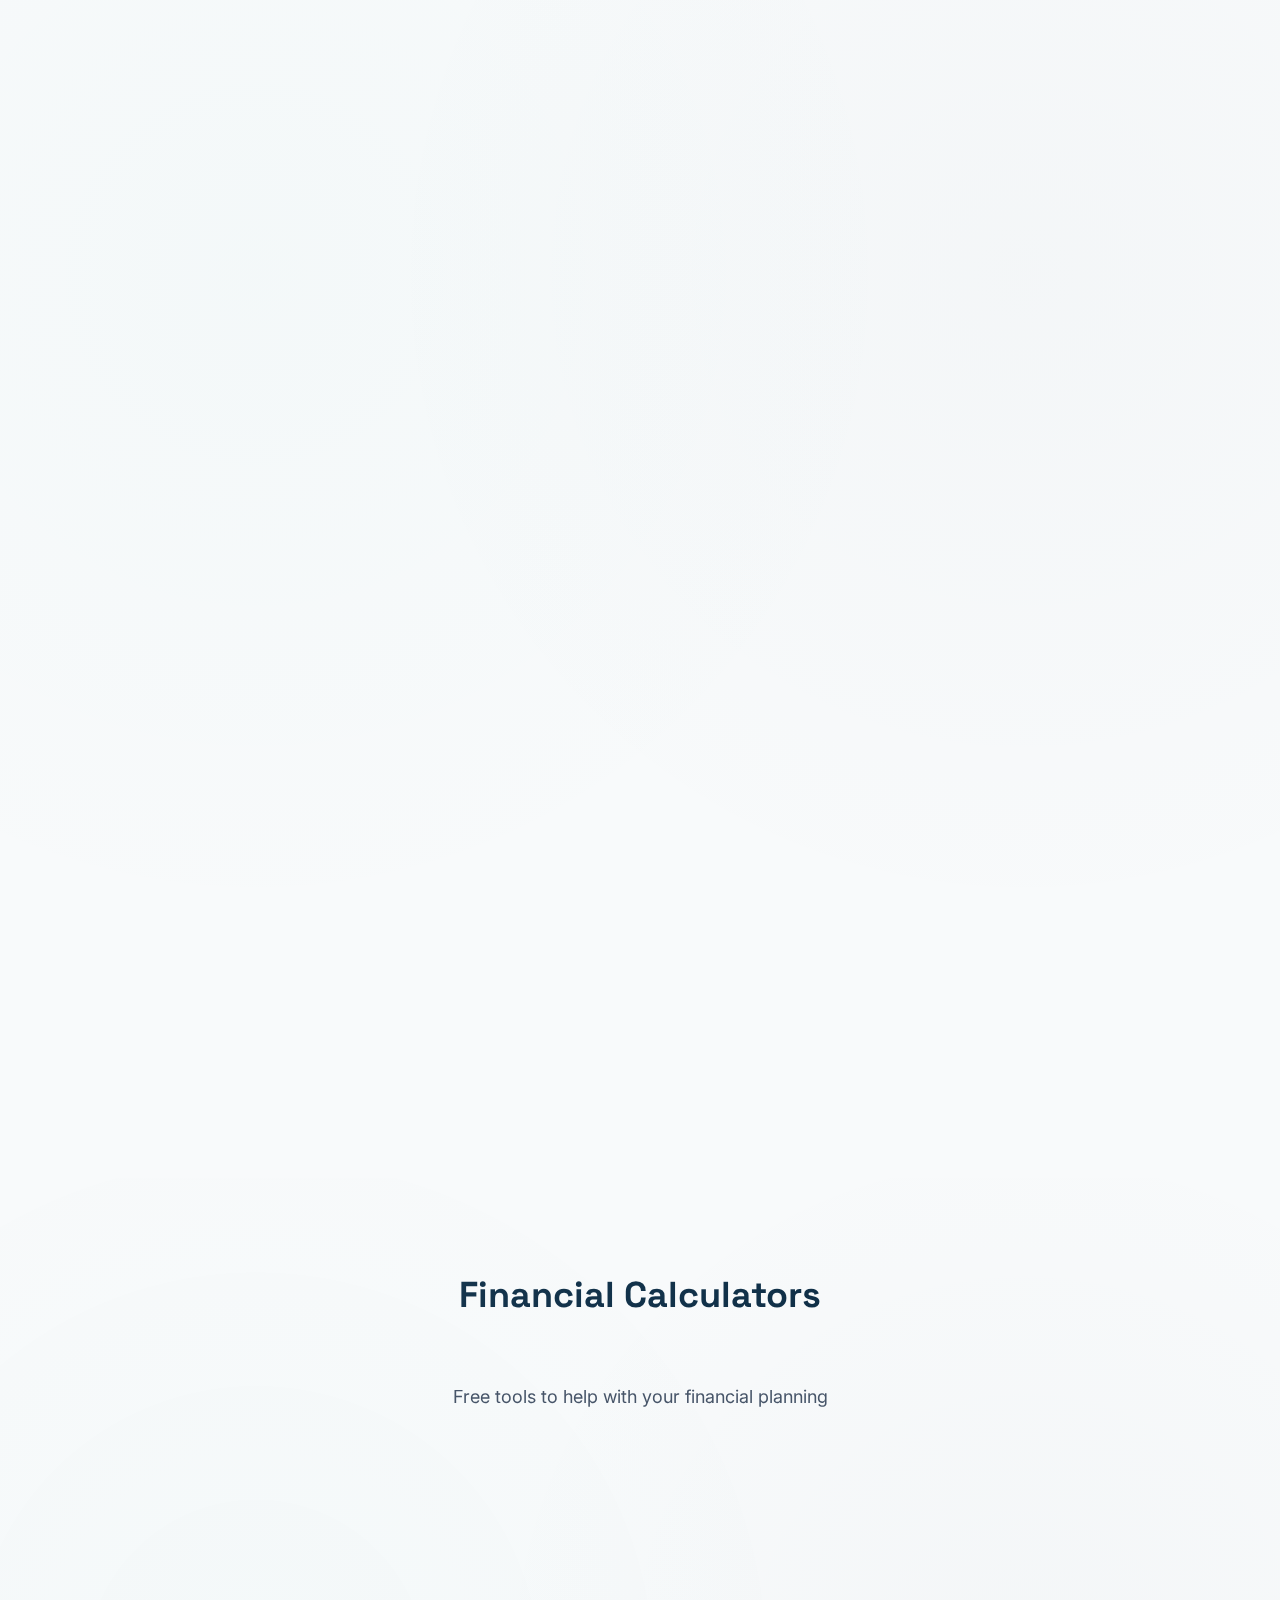
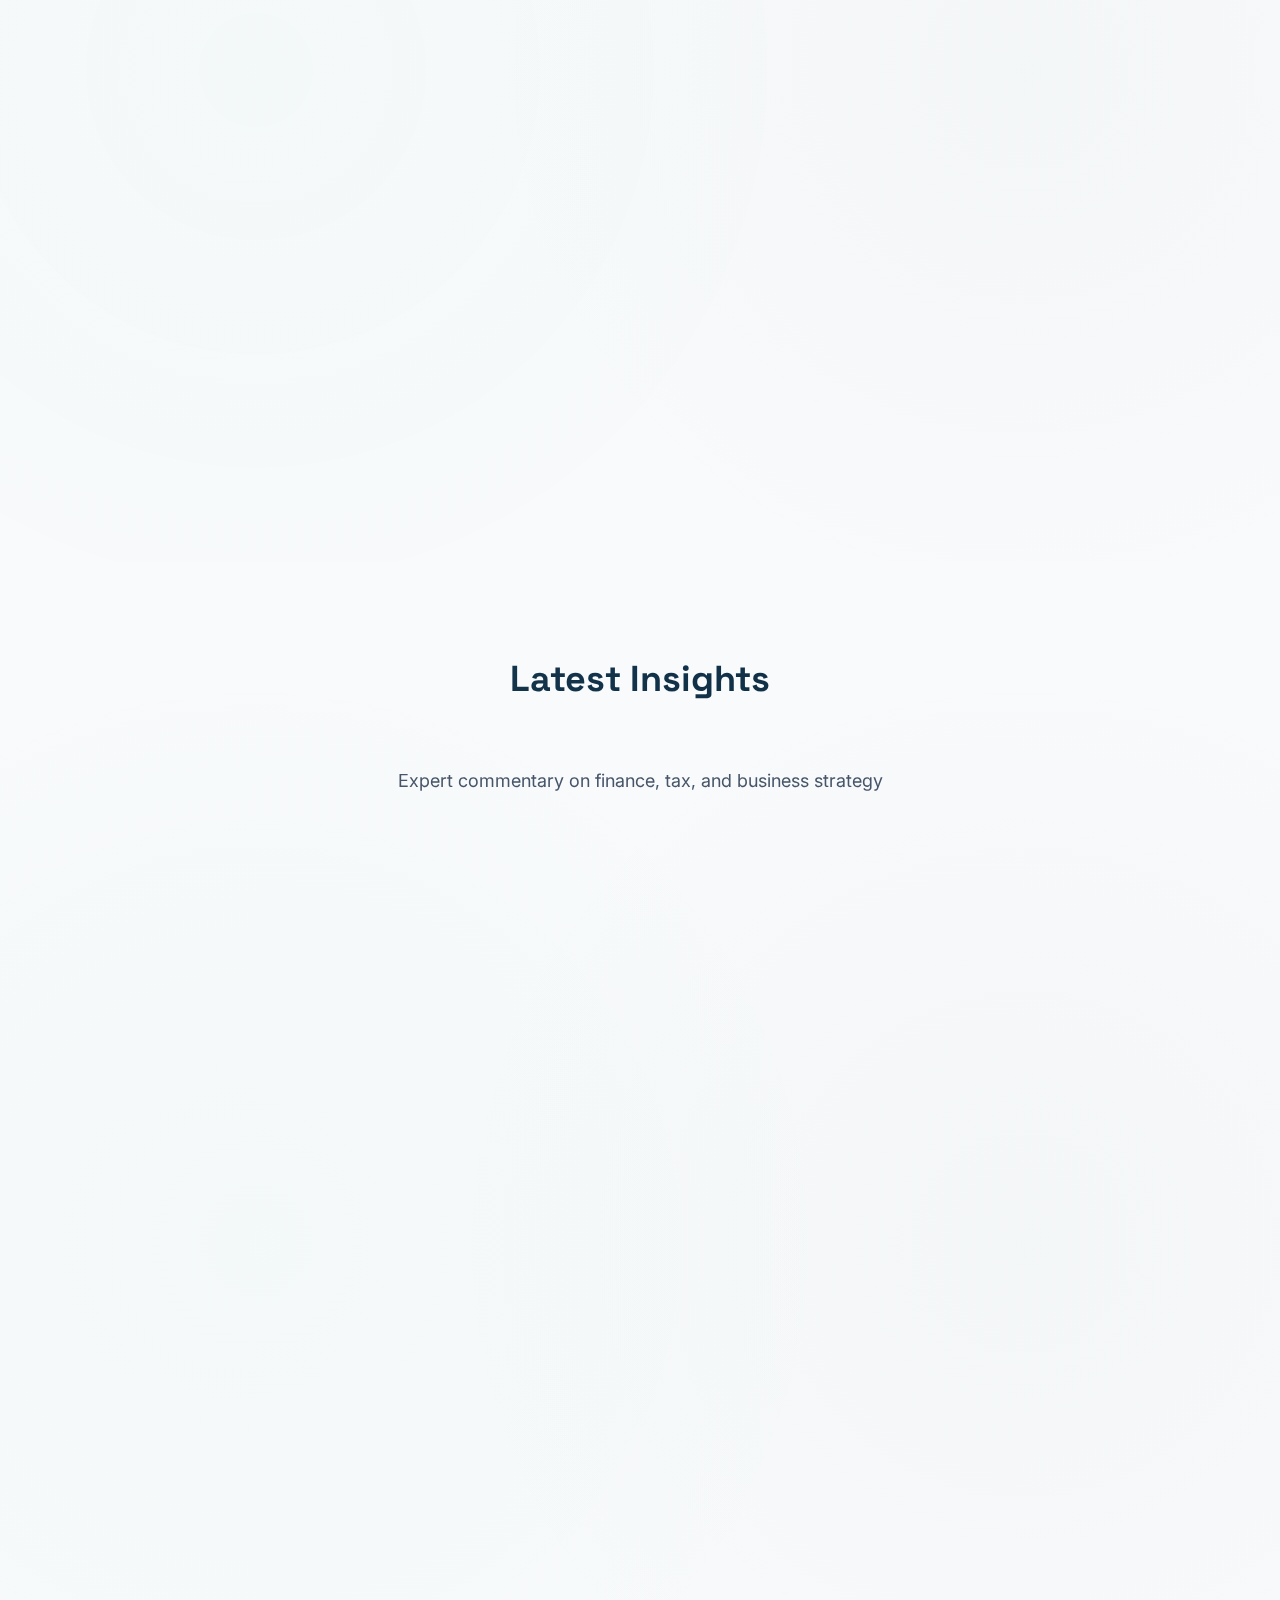
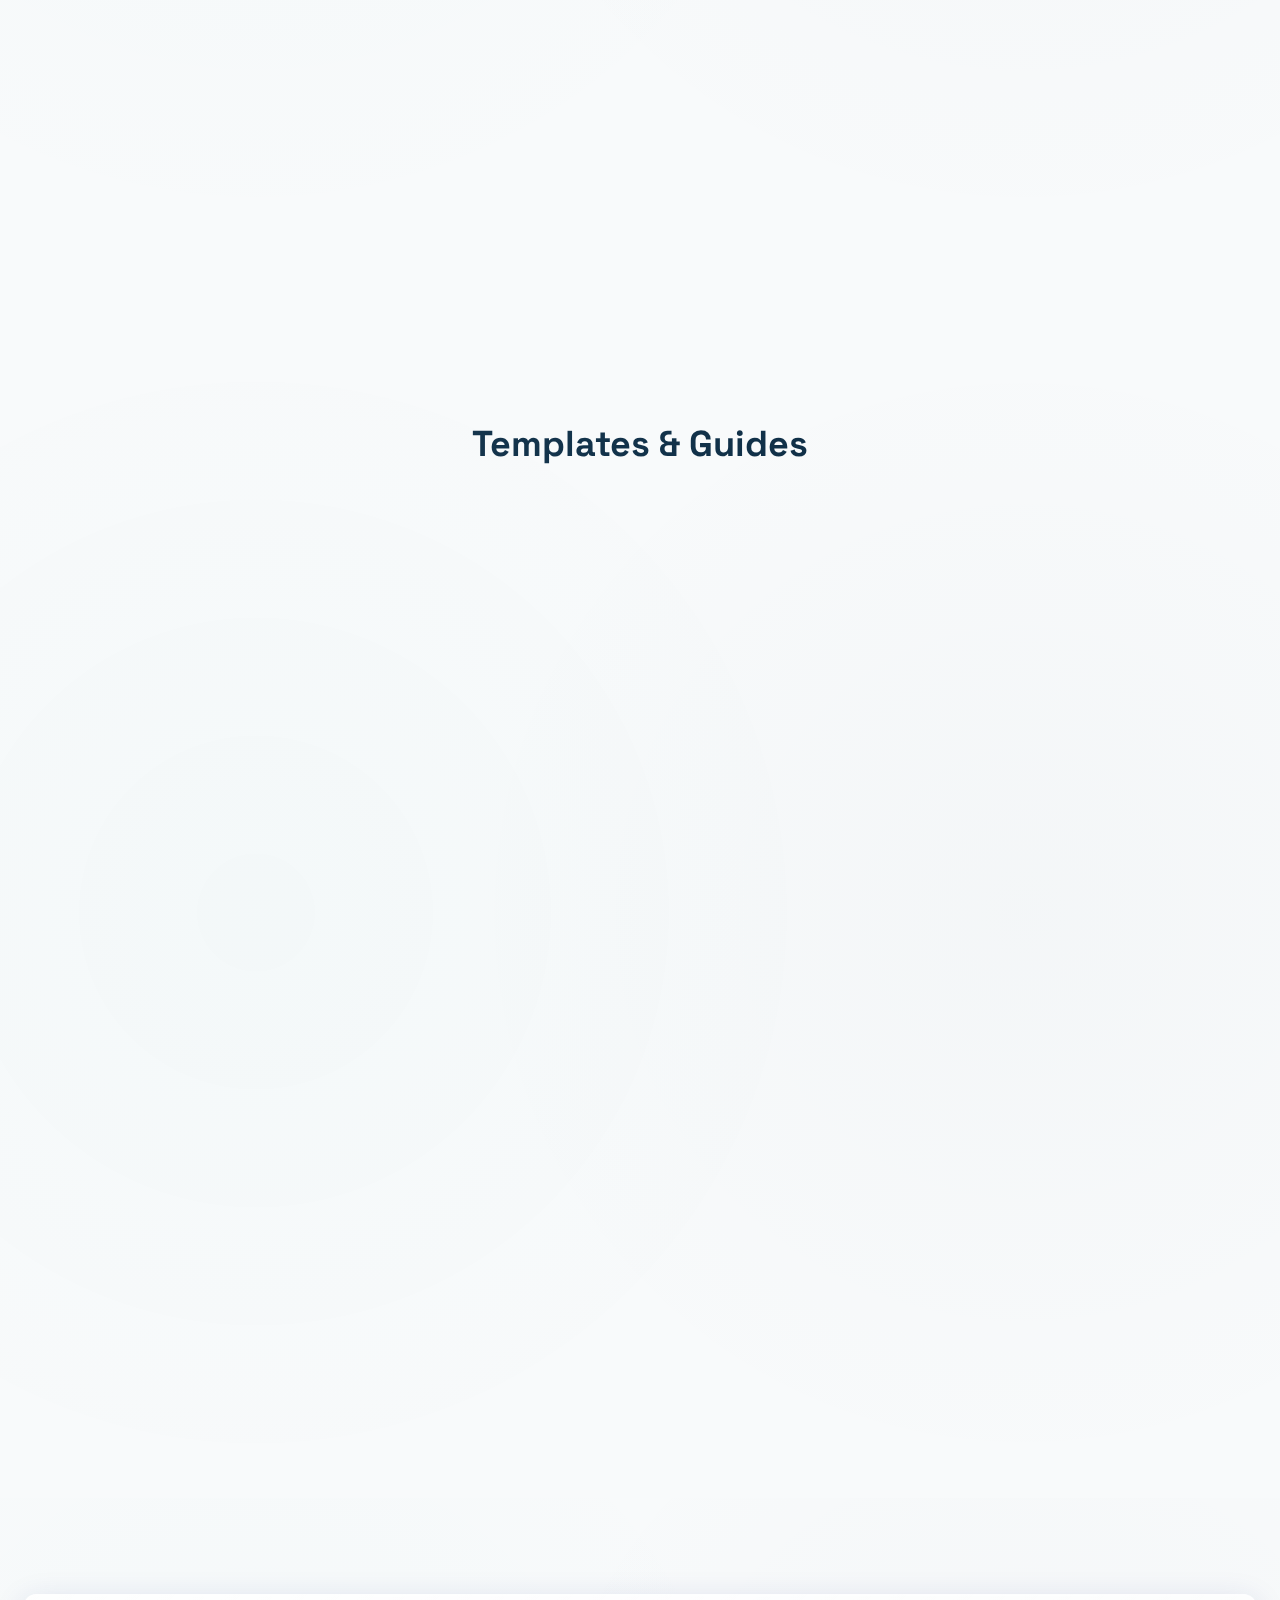
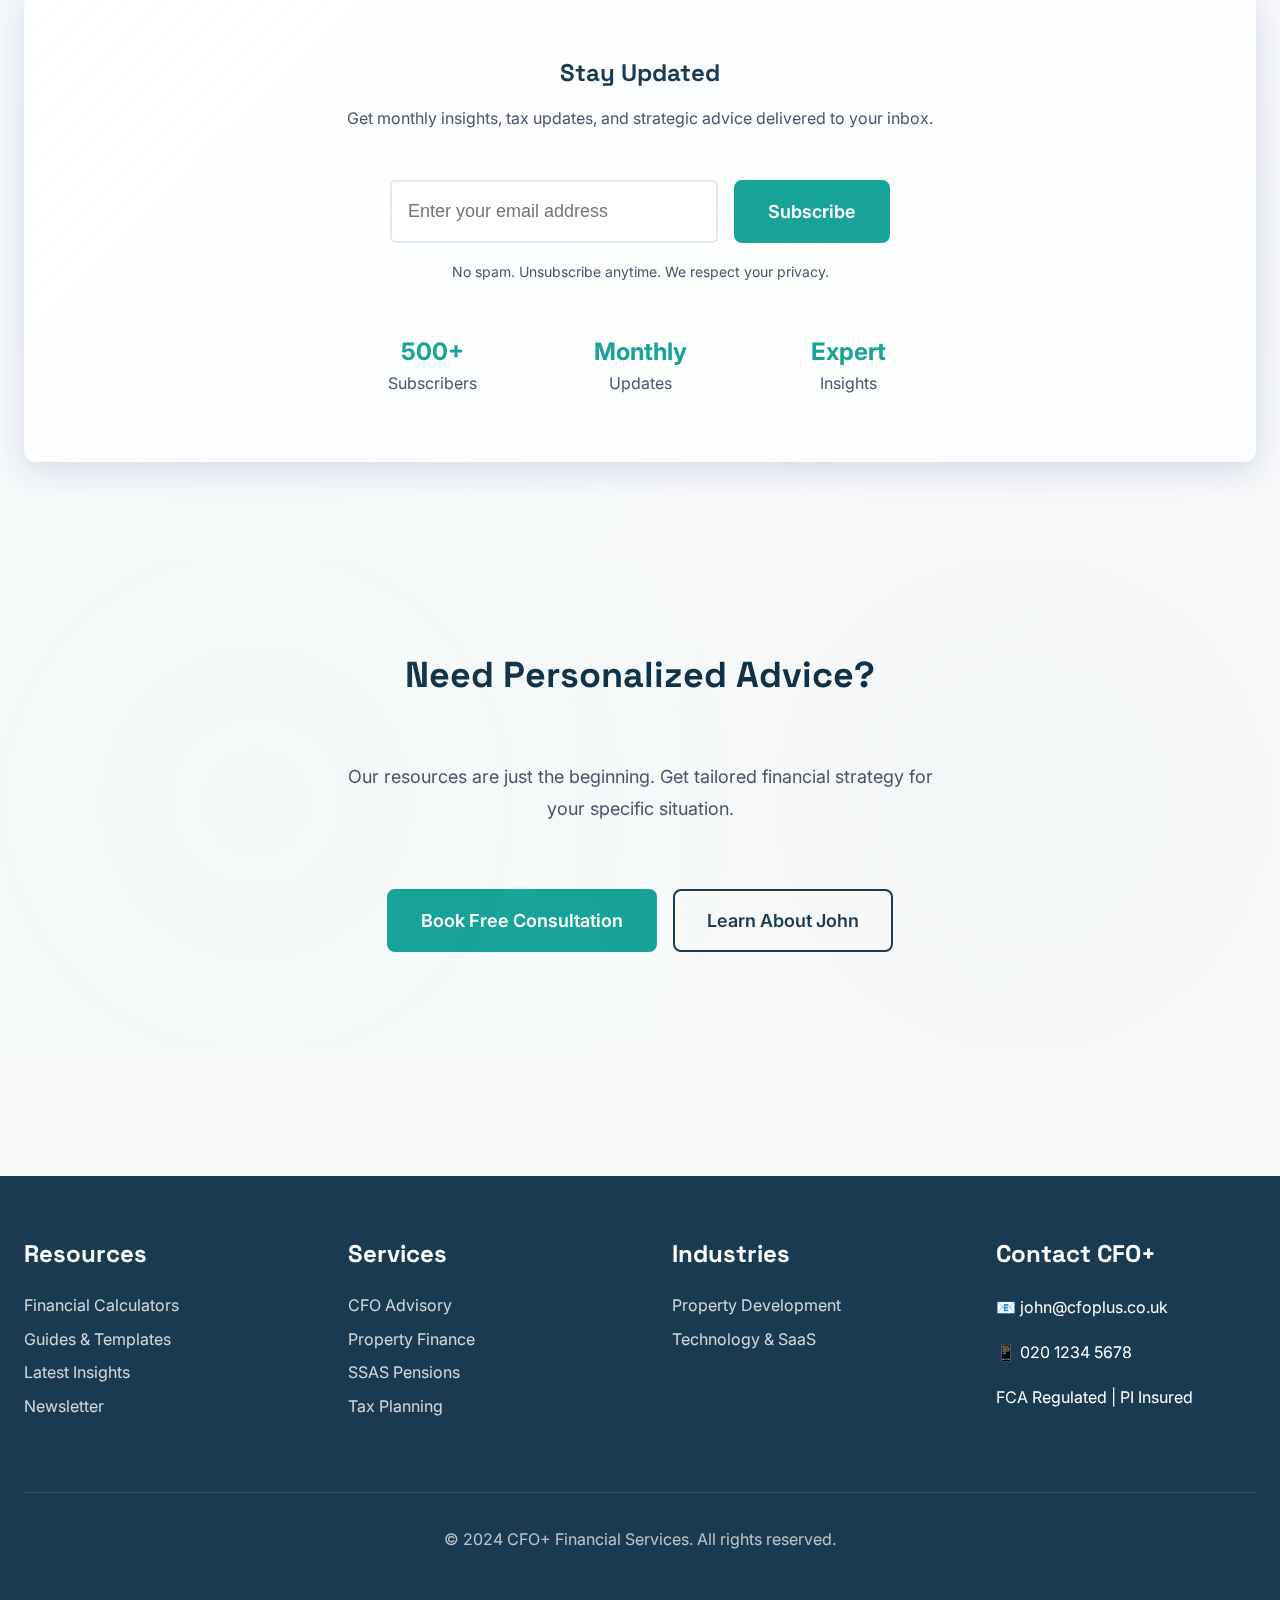
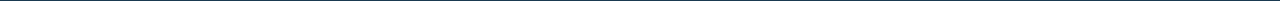
<file: resources.html>
<!DOCTYPE html>
<html lang="en">
<head>
    <meta charset="UTF-8">
    <meta name="viewport" content="width=device-width, initial-scale=1.0">
    <meta name="description" content="CFO+ resources for property developers and tech companies. Free calculators, guides, templates, and financial insights from expert CFO John Lamond.">
    <meta name="keywords" content="financial calculators, SSAS pension guide, property development resources, tech startup templates">
    
    <!-- Open Graph Meta Tags -->
    <meta property="og:title" content="Resources & Insights | CFO+">
    <meta property="og:description" content="Free financial resources, calculators, and expert insights for property developers and tech companies.">
    <meta property="og:type" content="website">
    
    <title>Resources & Insights | CFO+ Financial Solutions</title>
    
    <!-- Google Fonts -->
    <link rel="preconnect" href="https://fonts.googleapis.com">
    <link rel="preconnect" href="https://fonts.gstatic.com" crossorigin>
    <link href="https://fonts.googleapis.com/css2?family=Space+Grotesk:wght@400;600;700;800&family=Inter:wght@400;500;600;700&display=swap" rel="stylesheet">
    
    <!-- CSS -->
    <link rel="stylesheet" href="css/main.css">
</head>
<body>
    <!-- Navigation -->
    <nav class="navbar">
        <div class="container navbar-container">
            <a href="/" class="navbar-brand">
                <img src="images/cfo-logo.png" alt="CFO+ Logo" class="navbar-logo">
            </a>
            
            <button class="navbar-toggle" id="navbarToggle" aria-label="Toggle navigation">
                <span></span>
                <span></span>
                <span></span>
            </button>
            
            <ul class="navbar-nav" id="navbarNav">
                <li><a href="/" class="navbar-link">Home</a></li>
                <li><a href="services.html" class="navbar-link">Services</a></li>
                <li><a href="industries/property.html" class="navbar-link">Property</a></li>
                <li><a href="industries/tech.html" class="navbar-link">Tech</a></li>
                <li><a href="about.html" class="navbar-link">About</a></li>
                <li><a href="resources.html" class="navbar-link active">Resources</a></li>
                <li><a href="contact.html" class="btn btn-accent">Book Discovery Call</a></li>
            </ul>
        </div>
    </nav>

    <!-- Hero Section -->
    <section class="section bg-surface">
        <div class="container">
            <h1 class="section-title fade-in">Resources & Financial Insights</h1>
            <p class="section-subtitle slide-up">Expert knowledge, practical tools, and strategic insights to help grow your business</p>
        </div>
    </section>

    <!-- Featured Resources -->
    <section class="section">
        <div class="container">
            <h2 class="section-title">Featured Resources</h2>
            
            <div class="bento-grid">
                <!-- Featured Large Resource -->
                <div class="card card-glass bento-item-large scale-in">
                    <div class="service-icon">📊</div>
                    <h3 class="card-title">Complete SSAS Pension Guide</h3>
                    <p class="card-description">Comprehensive guide to using SSAS pensions for property investment and business funding. Includes case studies, tax calculations, and implementation strategies.</p>
                    <ul class="service-list">
                        <li>40-page comprehensive guide</li>
                        <li>Real-world case studies</li>
                        <li>Tax calculation examples</li>
                        <li>Implementation checklist</li>
                        <li>Compliance requirements</li>
                    </ul>
                    <div class="mt-xl" style="padding: var(--space-md); background: linear-gradient(135deg, var(--color-primary), var(--color-accent)); color: white; border-radius: var(--radius-md); text-align: center;">
                        <strong>FREE Download - Worth £500+</strong>
                    </div>
                    <a href="#download" class="btn btn-accent btn-lg mt-lg">Download Guide</a>
                </div>

                <!-- Property Development Calculator -->
                <div class="card card-glass bento-item-wide scale-in">
                    <div class="service-icon">🏗️</div>
                    <h3 class="card-title">Development Finance Calculator</h3>
                    <p class="card-description">Calculate your development finance requirements, returns, and optimal funding mix.</p>
                    <div class="mt-lg" style="padding: var(--space-lg); background: var(--color-background); border-radius: var(--radius-md);">
                        <div class="grid grid-cols-2" style="gap: var(--space-md);">
                            <div>
                                <label style="font-weight: var(--font-semibold); margin-bottom: var(--space-xs); display: block;">Land Cost (£)</label>
                                <input type="number" placeholder="2,000,000" style="width: 100%; padding: var(--space-sm); border: 1px solid var(--color-border); border-radius: var(--radius-md);">
                            </div>
                            <div>
                                <label style="font-weight: var(--font-semibold); margin-bottom: var(--space-xs); display: block;">Build Cost (£)</label>
                                <input type="number" placeholder="4,000,000" style="width: 100%; padding: var(--space-sm); border: 1px solid var(--color-border); border-radius: var(--radius-md);">
                            </div>
                        </div>
                        <button class="btn btn-primary mt-lg" style="width: 100%;">Calculate Returns</button>
                    </div>
                </div>

                <!-- SaaS Model -->
                <div class="card card-glass scale-in">
                    <div class="service-icon">📈</div>
                    <h3 class="card-title">SaaS Financial Model</h3>
                    <p class="card-description">Complete SaaS financial model with cohort analysis, scenario planning, and fundraising projections.</p>
                    <a href="#download" class="btn btn-outline mt-lg">Download Excel</a>
                </div>

                <!-- Tax Calculator -->
                <div class="card card-glass scale-in">
                    <div class="service-icon">💰</div>
                    <h3 class="card-title">Tax Optimization Calculator</h3>
                    <p class="card-description">Compare different tax strategies and structures to minimize your tax liability legally.</p>
                    <a href="#calculator" class="btn btn-outline mt-lg">Use Calculator</a>
                </div>

                <!-- R&D Guide -->
                <div class="card card-glass scale-in">
                    <div class="service-icon">💡</div>
                    <h3 class="card-title">R&D Tax Credits Guide</h3>
                    <p class="card-description">Everything you need to know about claiming R&D tax credits for your tech company.</p>
                    <a href="#download" class="btn btn-outline mt-lg">Get Guide</a>
                </div>
            </div>
        </div>
    </section>

    <!-- Calculators Section -->
    <section class="section bg-surface" id="calculators">
        <div class="container">
            <h2 class="section-title">Financial Calculators</h2>
            <p class="section-subtitle">Free tools to help with your financial planning</p>
            
            <div class="grid grid-cols-3 mt-3xl">
                <div class="card scale-in">
                    <div class="service-icon">🏠</div>
                    <h3 class="service-title">SSAS Property Calculator</h3>
                    <p class="card-description">Calculate the tax benefits of purchasing property through your SSAS pension.</p>
                    
                    <div style="margin: var(--space-lg) 0; padding: var(--space-lg); background: var(--color-background); border-radius: var(--radius-md);">
                        <div style="margin-bottom: var(--space-md);">
                            <strong>Example Calculation:</strong>
                        </div>
                        <p>Property Value: <strong>£500,000</strong></p>
                        <p>Annual Rent: <strong>£35,000</strong></p>
                        <p>Tax Saved: <strong>£15,000/year</strong></p>
                    </div>
                    
                    <a href="contact.html" class="btn btn-primary mt-lg" style="width: 100%;">Get Full Calculation</a>
                </div>
                
                <div class="card scale-in">
                    <div class="service-icon">📊</div>
                    <h3 class="service-title">Development ROI Calculator</h3>
                    <p class="card-description">Calculate returns on your property development projects including all costs and taxes.</p>
                    
                    <div style="margin: var(--space-lg) 0;">
                        <div style="display: flex; justify-content: space-between; margin-bottom: var(--space-sm);">
                            <span>Total Costs</span>
                            <strong>£6.0M</strong>
                        </div>
                        <div style="display: flex; justify-content: space-between; margin-bottom: var(--space-sm);">
                            <span>GDV</span>
                            <strong>£8.5M</strong>
                        </div>
                        <hr style="margin: var(--space-md) 0;">
                        <div style="display: flex; justify-content: space-between;">
                            <span>Profit</span>
                            <strong class="text-accent">£2.5M (29%)</strong>
                        </div>
                    </div>
                    
                    <a href="contact.html" class="btn btn-primary mt-lg" style="width: 100%;">Use Calculator</a>
                </div>
                
                <div class="card scale-in">
                    <div class="service-icon">💼</div>
                    <h3 class="service-title">R&D Credit Estimator</h3>
                    <p class="card-description">Estimate your potential R&D tax credit claim based on your development activities.</p>
                    
                    <div style="margin: var(--space-lg) 0; padding: var(--space-lg); background: var(--color-background); border-radius: var(--radius-md);">
                        <p class="text-light mb-md">Average Claims by Sector:</p>
                        <p>SaaS: <strong>£150k</strong></p>
                        <p>E-commerce: <strong>£75k</strong></p>
                        <p>FinTech: <strong>£200k</strong></p>
                    </div>
                    
                    <a href="contact.html" class="btn btn-primary mt-lg" style="width: 100%;">Get Estimate</a>
                </div>
            </div>
        </div>
    </section>

    <!-- Latest Insights -->
    <section class="section">
        <div class="container">
            <h2 class="section-title">Latest Insights</h2>
            <p class="section-subtitle">Expert commentary on finance, tax, and business strategy</p>
            
            <div class="grid grid-cols-2 mt-3xl" style="gap: var(--space-3xl);">
                <!-- Featured Article -->
                <div class="card card-glass fade-in" style="padding: var(--space-2xl);">
                    <div class="text-accent mb-md">Featured Article</div>
                    <h3 class="card-title">SSAS Pensions: The Property Developer's Secret Weapon</h3>
                    <p class="card-description">How smart property developers are using SSAS pensions to fund acquisitions, reduce tax, and build wealth faster than traditional methods.</p>
                    <div style="margin: var(--space-lg) 0;">
                        <p class="text-light">Key insights:</p>
                        <ul class="service-list">
                            <li>Save £200k+ on a £1M property purchase</li>
                            <li>Fund developments through pension loan-backs</li>
                            <li>Build tax-free wealth for retirement</li>
                        </ul>
                    </div>
                    <a href="contact.html" class="btn btn-accent mt-lg">Read Full Article</a>
                </div>
                
                <!-- Recent Articles -->
                <div class="fade-in">
                    <h3 style="color: var(--color-primary); margin-bottom: var(--space-xl);">Recent Articles</h3>
                    
                    <div class="card mb-lg">
                        <h4 class="service-title">Planning Gain Tax Strategies for 2024</h4>
                        <p class="text-light mb-md">Navigate the latest changes to capital gains tax on development profits.</p>
                        <div style="display: flex; justify-content: space-between; align-items: center;">
                            <span class="text-accent">5 min read</span>
                            <a href="contact.html" class="btn btn-outline">Read More</a>
                        </div>
                    </div>
                    
                    <div class="card mb-lg">
                        <h4 class="service-title">SaaS Fundraising: Financial Metrics That Matter</h4>
                        <p class="text-light mb-md">What VCs really look for in your financial model and KPI dashboard.</p>
                        <div style="display: flex; justify-content: space-between; align-items: center;">
                            <span class="text-accent">8 min read</span>
                            <a href="contact.html" class="btn btn-outline">Read More</a>
                        </div>
                    </div>
                    
                    <div class="card mb-lg">
                        <h4 class="service-title">EMI Schemes: Attract Top Talent Tax-Efficiently</h4>
                        <p class="text-light mb-md">How to design and implement Enterprise Management Incentive schemes.</p>
                        <div style="display: flex; justify-content: space-between; align-items: center;">
                            <span class="text-accent">6 min read</span>
                            <a href="contact.html" class="btn btn-outline">Read More</a>
                        </div>
                    </div>
                    
                    <div class="card">
                        <h4 class="service-title">International Expansion: Structure for Success</h4>
                        <p class="text-light mb-md">Key considerations for tech companies expanding globally.</p>
                        <div style="display: flex; justify-content: space-between; align-items: center;">
                            <span class="text-accent">10 min read</span>
                            <a href="contact.html" class="btn btn-outline">Read More</a>
                        </div>
                    </div>
                </div>
            </div>
        </div>
    </section>

    <!-- Templates & Guides -->
    <section class="section bg-surface">
        <div class="container">
            <h2 class="section-title">Templates & Guides</h2>
            
            <div class="grid grid-cols-3 mt-3xl">
                <div class="card scale-in">
                    <h3 class="service-title">📋 Due Diligence Checklist</h3>
                    <p class="card-description">Complete checklist for preparing your business for due diligence.</p>
                    <ul class="service-list">
                        <li>Financial documents</li>
                        <li>Legal compliance</li>
                        <li>Operational metrics</li>
                        <li>Clean-up priorities</li>
                    </ul>
                    <a href="contact.html" class="btn btn-outline mt-lg" style="width: 100%;">Download</a>
                </div>
                
                <div class="card scale-in">
                    <h3 class="service-title">💰 Investor Pack Template</h3>
                    <p class="card-description">Professional investor presentation template with financial projections.</p>
                    <ul class="service-list">
                        <li>Executive summary</li>
                        <li>Financial model</li>
                        <li>Market analysis</li>
                        <li>Use of funds</li>
                    </ul>
                    <a href="contact.html" class="btn btn-outline mt-lg" style="width: 100%;">Download</a>
                </div>
                
                <div class="card scale-in">
                    <h3 class="service-title">📊 Cash Flow Template</h3>
                    <p class="card-description">Monthly cash flow forecasting template for property developments.</p>
                    <ul class="service-list">
                        <li>Stage payments</li>
                        <li>Cost tracking</li>
                        <li>Variance analysis</li>
                        <li>Scenario planning</li>
                    </ul>
                    <a href="contact.html" class="btn btn-outline mt-lg" style="width: 100%;">Download</a>
                </div>
                
                <div class="card scale-in">
                    <h3 class="service-title">⚖️ Tax Calendar 2024</h3>
                    <p class="card-description">Important tax deadlines and compliance dates for UK businesses.</p>
                    <ul class="service-list">
                        <li>Corporation tax dates</li>
                        <li>VAT return deadlines</li>
                        <li>PAYE obligations</li>
                        <li>Annual requirements</li>
                    </ul>
                    <a href="contact.html" class="btn btn-outline mt-lg" style="width: 100%;">Download</a>
                </div>
                
                <div class="card scale-in">
                    <h3 class="service-title">🎯 KPI Dashboard Template</h3>
                    <p class="card-description">Essential KPI tracking for tech companies and SaaS businesses.</p>
                    <ul class="service-list">
                        <li>Revenue metrics</li>
                        <li>Customer analytics</li>
                        <li>Growth indicators</li>
                        <li>Financial ratios</li>
                    </ul>
                    <a href="contact.html" class="btn btn-outline mt-lg" style="width: 100%;">Download</a>
                </div>
                
                <div class="card scale-in">
                    <h3 class="service-title">🏗️ SPV Setup Guide</h3>
                    <p class="card-description">Step-by-step guide to setting up Special Purpose Vehicles.</p>
                    <ul class="service-list">
                        <li>Structure options</li>
                        <li>Legal requirements</li>
                        <li>Tax implications</li>
                        <li>Ongoing compliance</li>
                    </ul>
                    <a href="contact.html" class="btn btn-outline mt-lg" style="width: 100%;">Download</a>
                </div>
            </div>
        </div>
    </section>

    <!-- Newsletter -->
    <section class="section">
        <div class="container">
            <div class="card card-glass" style="padding: var(--space-3xl); text-align: center;">
                <h2 class="card-title">Stay Updated</h2>
                <p class="card-description">Get monthly insights, tax updates, and strategic advice delivered to your inbox.</p>
                
                <form style="max-width: 500px; margin: var(--space-2xl) auto 0;">
                    <div style="display: flex; gap: var(--space-md);">
                        <input type="email" placeholder="Enter your email address" style="flex: 1; padding: var(--space-md); border: 2px solid var(--color-border); border-radius: var(--radius-md); font-size: var(--text-lg);" required>
                        <button type="submit" class="btn btn-accent btn-lg">Subscribe</button>
                    </div>
                    <p class="text-light mt-md" style="font-size: var(--text-sm);">No spam. Unsubscribe anytime. We respect your privacy.</p>
                </form>
                
                <div class="grid grid-cols-3" style="gap: var(--space-lg); margin-top: var(--space-2xl); max-width: 600px; margin-left: auto; margin-right: auto;">
                    <div>
                        <div style="font-size: var(--text-2xl); color: var(--color-accent); font-weight: bold;">500+</div>
                        <div class="text-light">Subscribers</div>
                    </div>
                    <div>
                        <div style="font-size: var(--text-2xl); color: var(--color-accent); font-weight: bold;">Monthly</div>
                        <div class="text-light">Updates</div>
                    </div>
                    <div>
                        <div style="font-size: var(--text-2xl); color: var(--color-accent); font-weight: bold;">Expert</div>
                        <div class="text-light">Insights</div>
                    </div>
                </div>
            </div>
        </div>
    </section>

    <!-- Contact Section -->
    <section class="section bg-surface">
        <div class="container text-center">
            <h2 class="section-title">Need Personalized Advice?</h2>
            <p class="section-subtitle">Our resources are just the beginning. Get tailored financial strategy for your specific situation.</p>
            
            <div class="btn-group mt-xl" style="justify-content: center;">
                <a href="contact.html" class="btn btn-accent btn-lg">Book Free Consultation</a>
                <a href="about.html" class="btn btn-outline btn-lg">Learn About John</a>
            </div>
        </div>
    </section>

    <!-- Footer -->
    <footer class="footer">
        <div class="container">
            <div class="footer-content">
                <div class="footer-section">
                    <h4>Resources</h4>
                    <ul class="footer-links">
                        <li><a href="#calculators">Financial Calculators</a></li>
                        <li><a href="resources.html">Guides & Templates</a></li>
                        <li><a href="resources.html">Latest Insights</a></li>
                        <li><a href="resources.html">Newsletter</a></li>
                    </ul>
                </div>
                
                <div class="footer-section">
                    <h4>Services</h4>
                    <ul class="footer-links">
                        <li><a href="services.html#cfo">CFO Advisory</a></li>
                        <li><a href="services.html#property">Property Finance</a></li>
                        <li><a href="services.html#ssas">SSAS Pensions</a></li>
                        <li><a href="services.html#tax">Tax Planning</a></li>
                    </ul>
                </div>
                
                <div class="footer-section">
                    <h4>Industries</h4>
                    <ul class="footer-links">
                        <li><a href="industries/property.html">Property Development</a></li>
                        <li><a href="industries/tech.html">Technology & SaaS</a></li>
                    </ul>
                </div>
                
                <div class="footer-section">
                    <h4>Contact CFO+</h4>
                    <p>📧 john@cfoplus.co.uk</p>
                    <p>📱 020 1234 5678</p>
                    <p>FCA Regulated | PI Insured</p>
                </div>
            </div>
            
            <div class="footer-bottom">
                <p>&copy; 2024 CFO+ Financial Services. All rights reserved.</p>
            </div>
        </div>
    </footer>

    <!-- JavaScript -->
    <script src="js/main.js"></script>
</body>
</html>
</file>
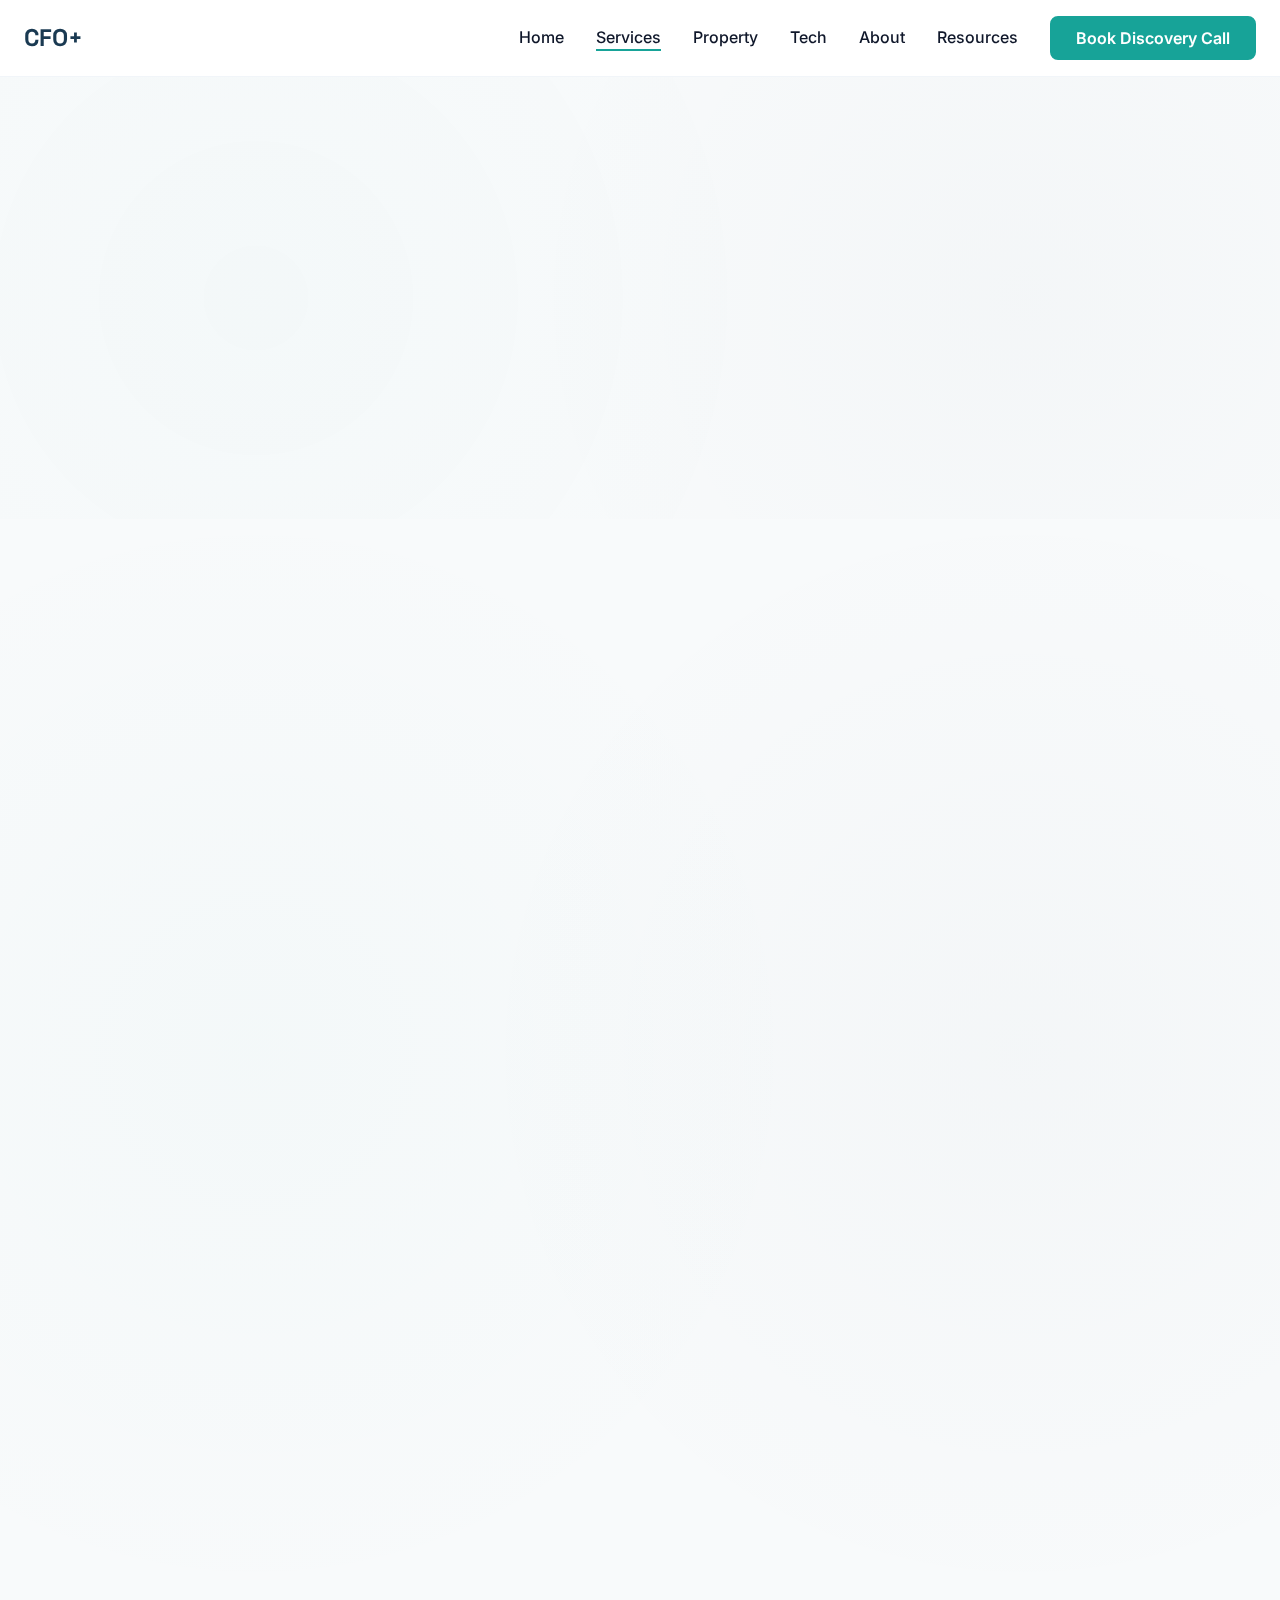
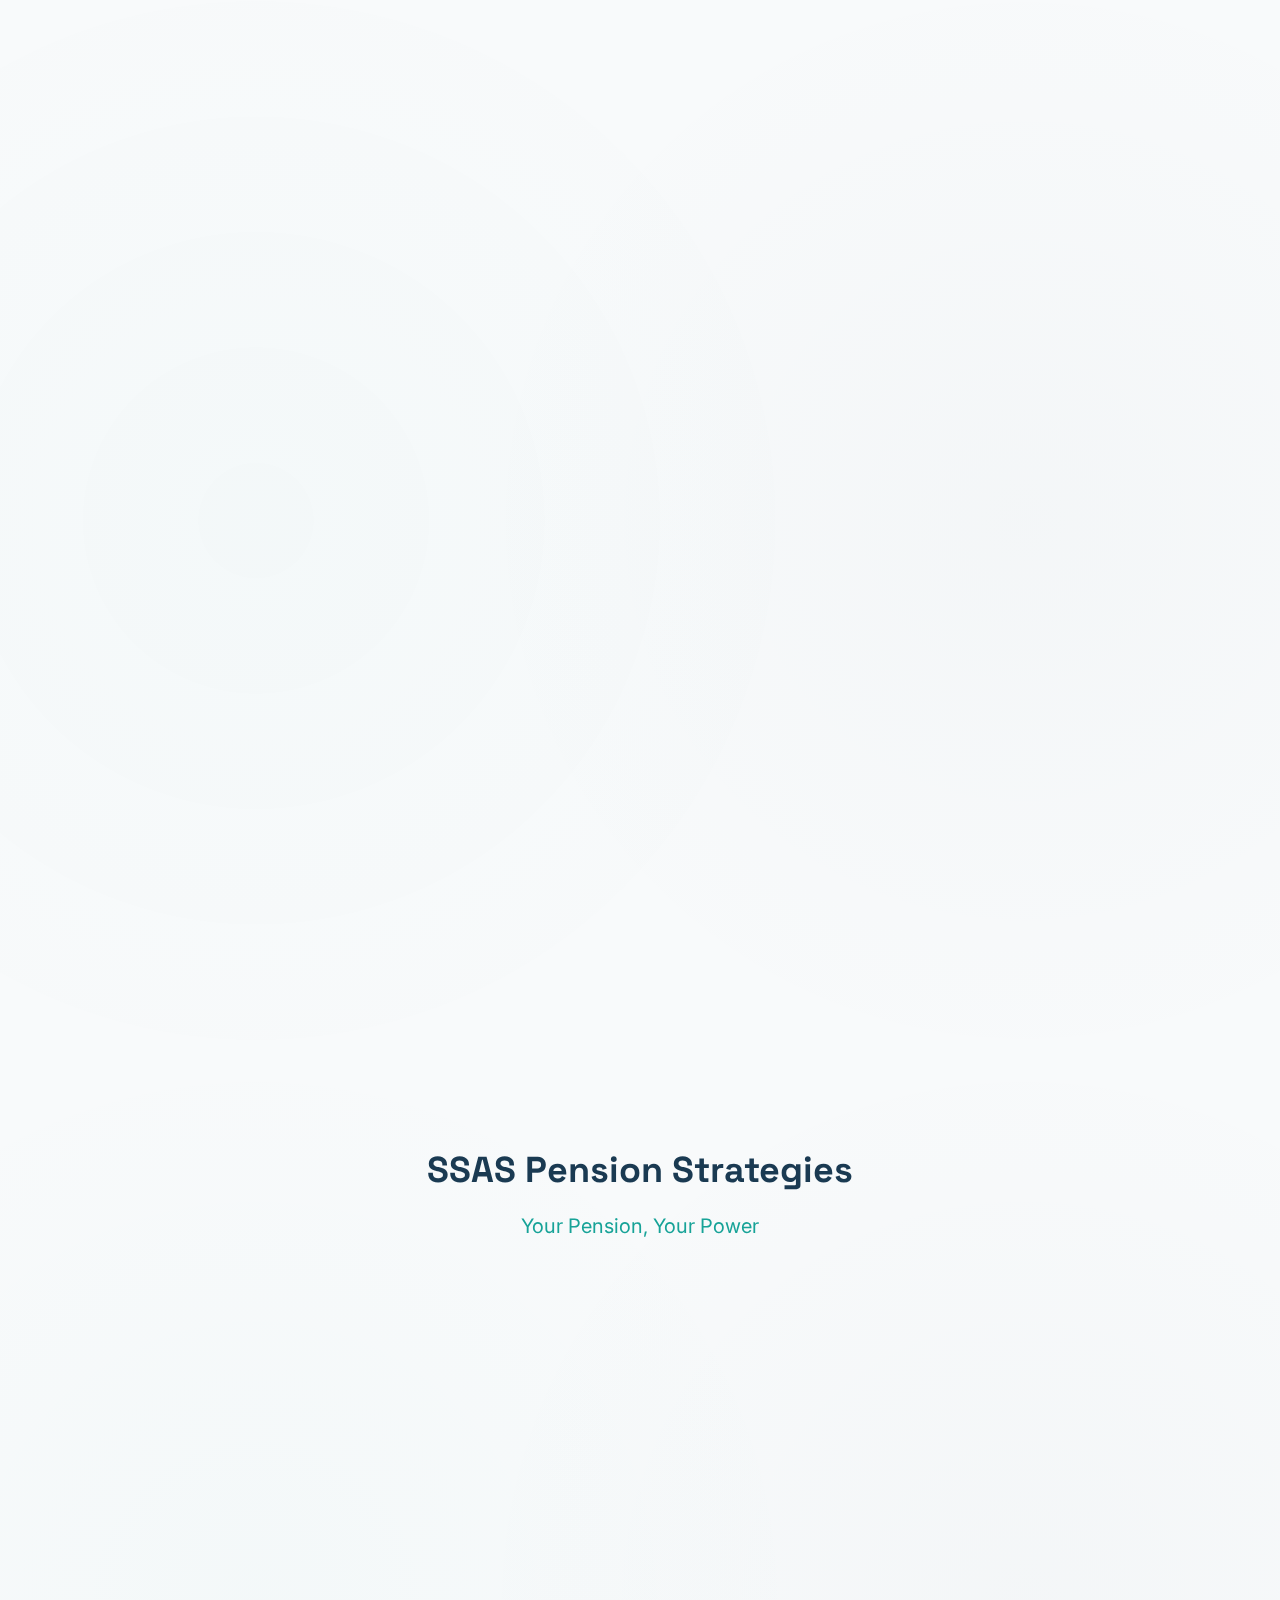
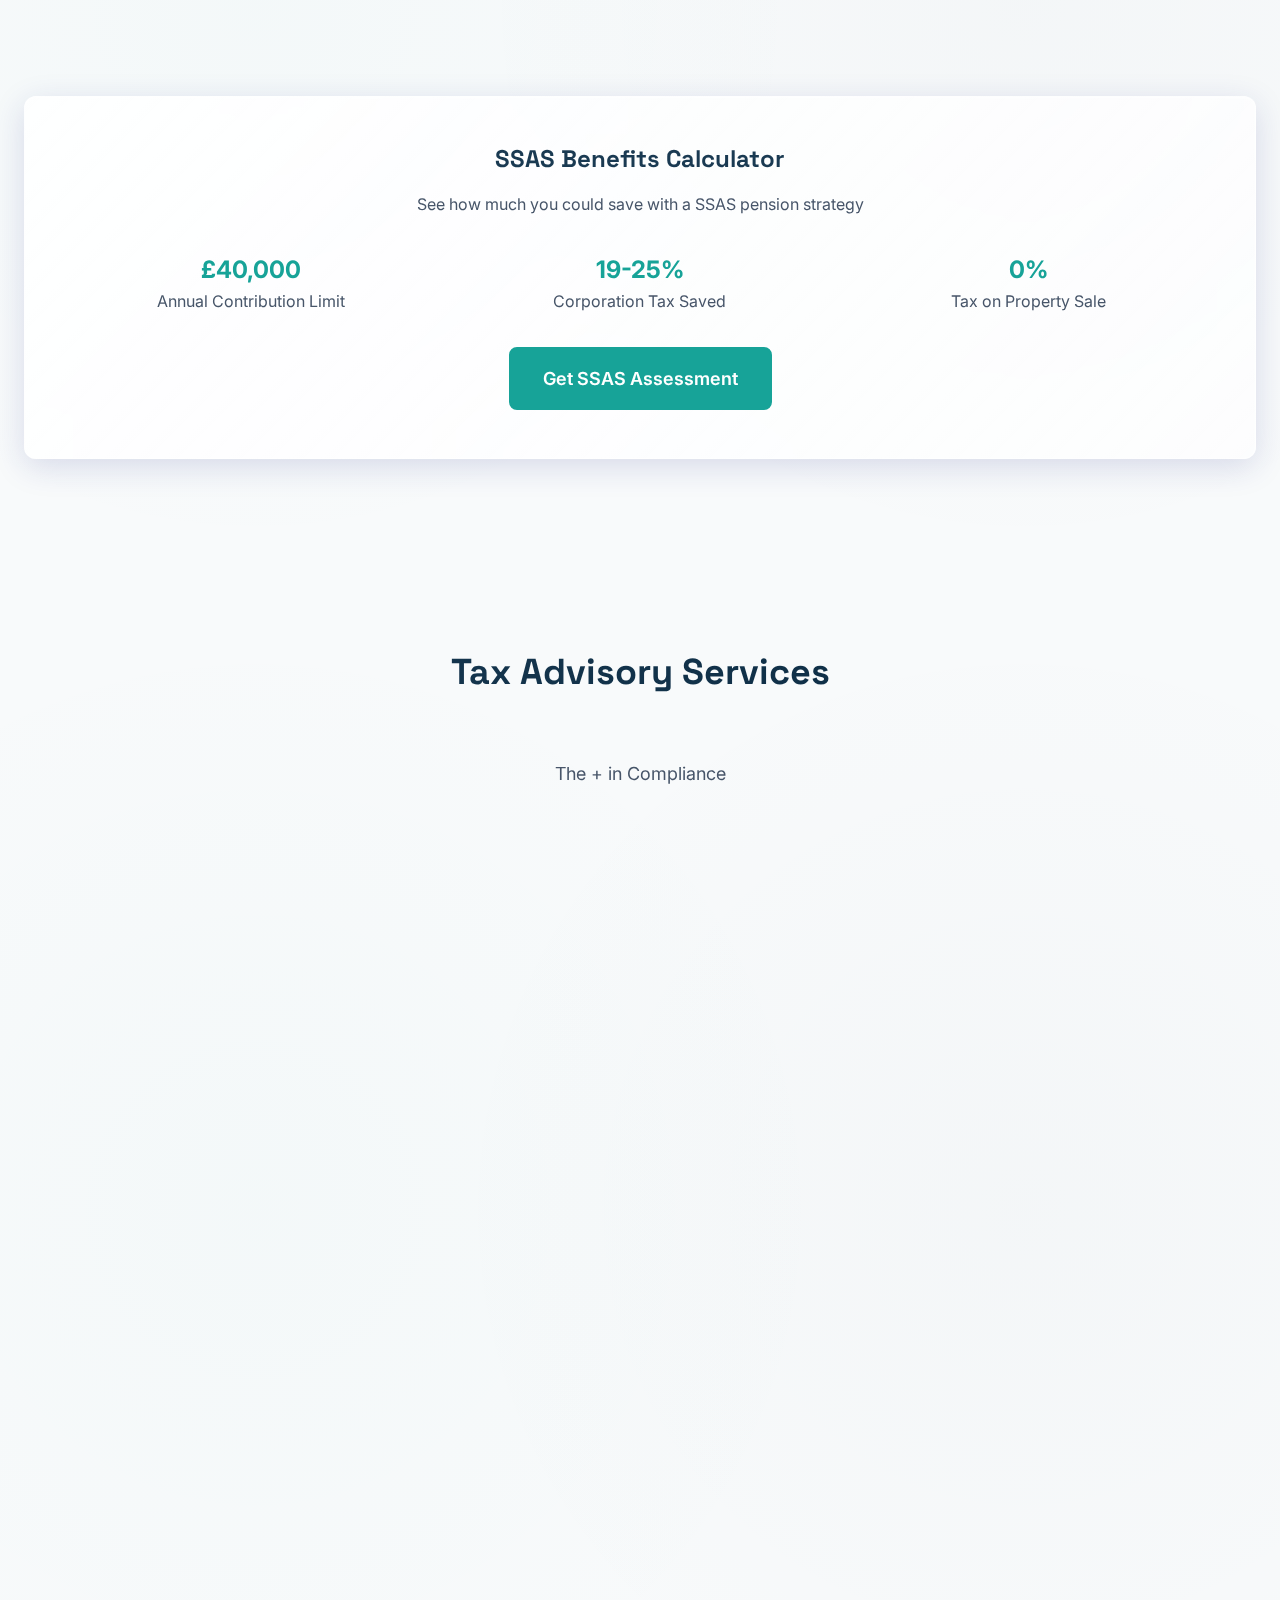
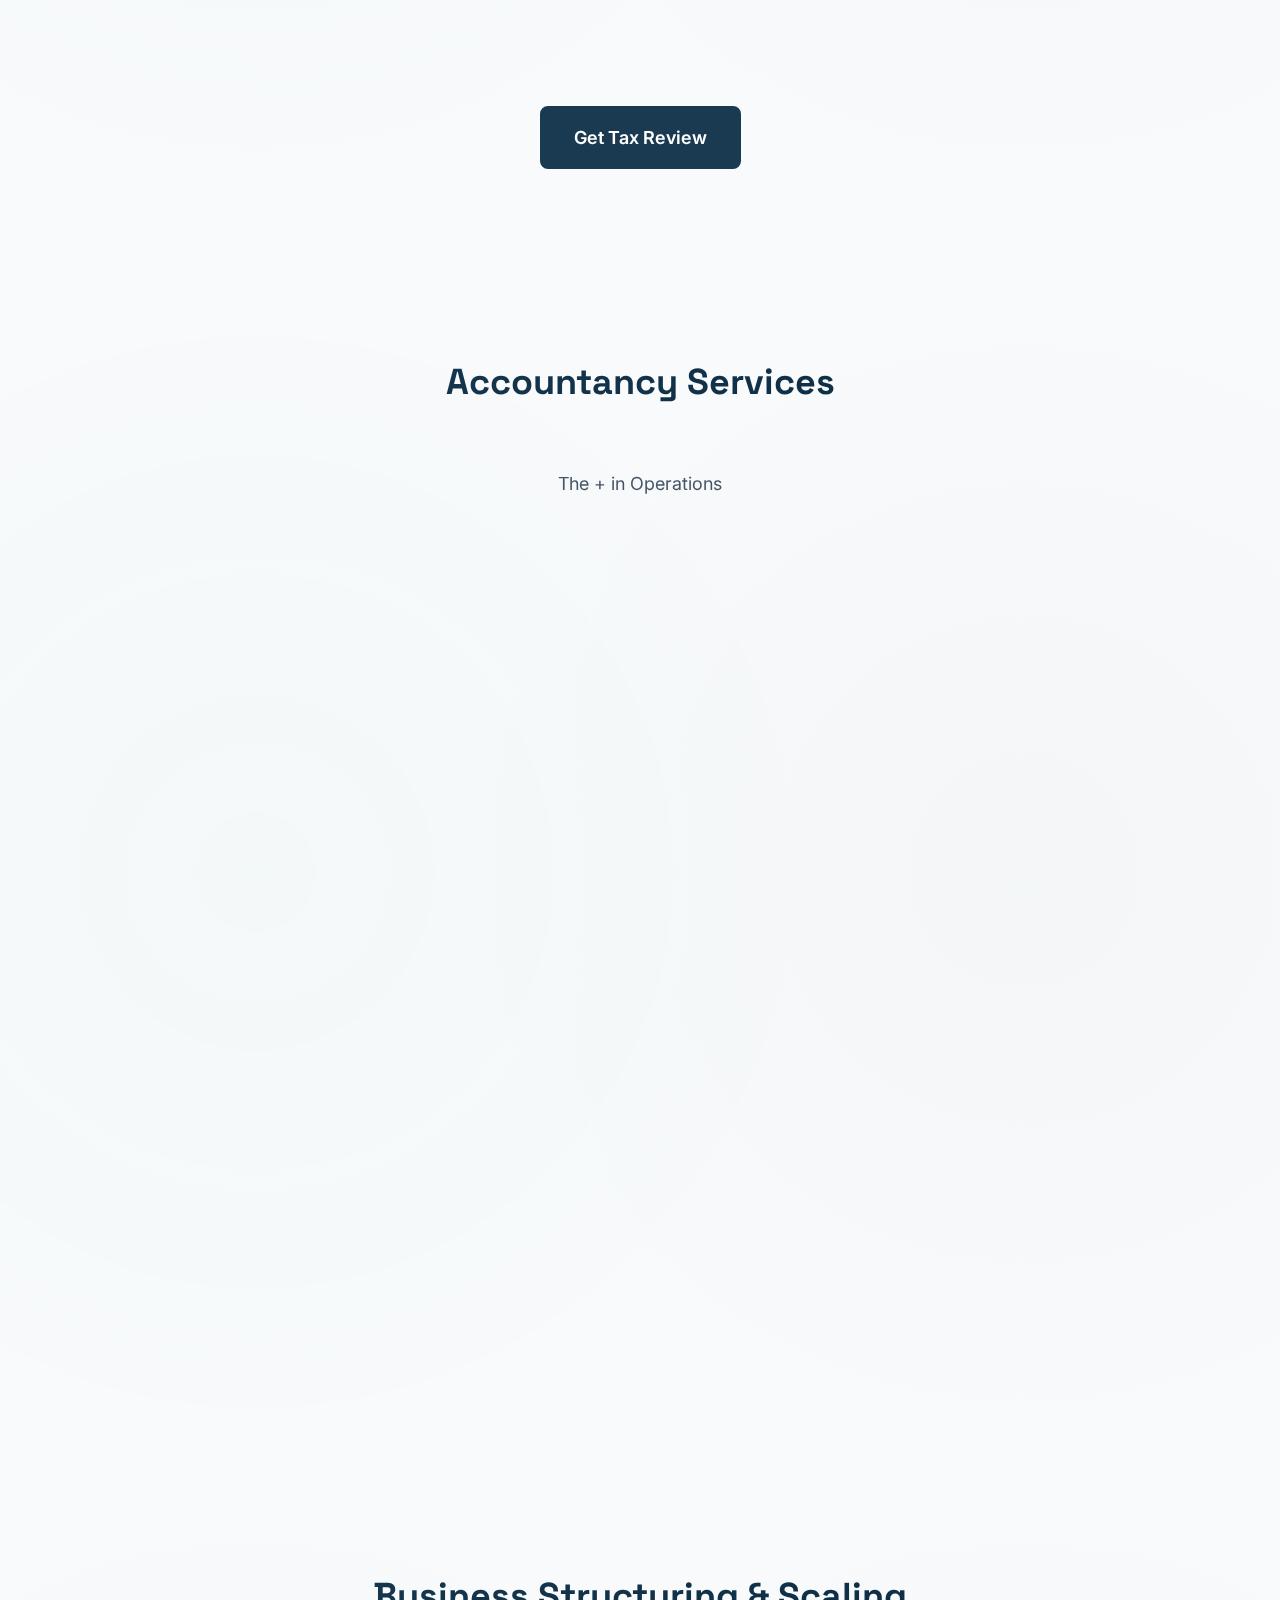
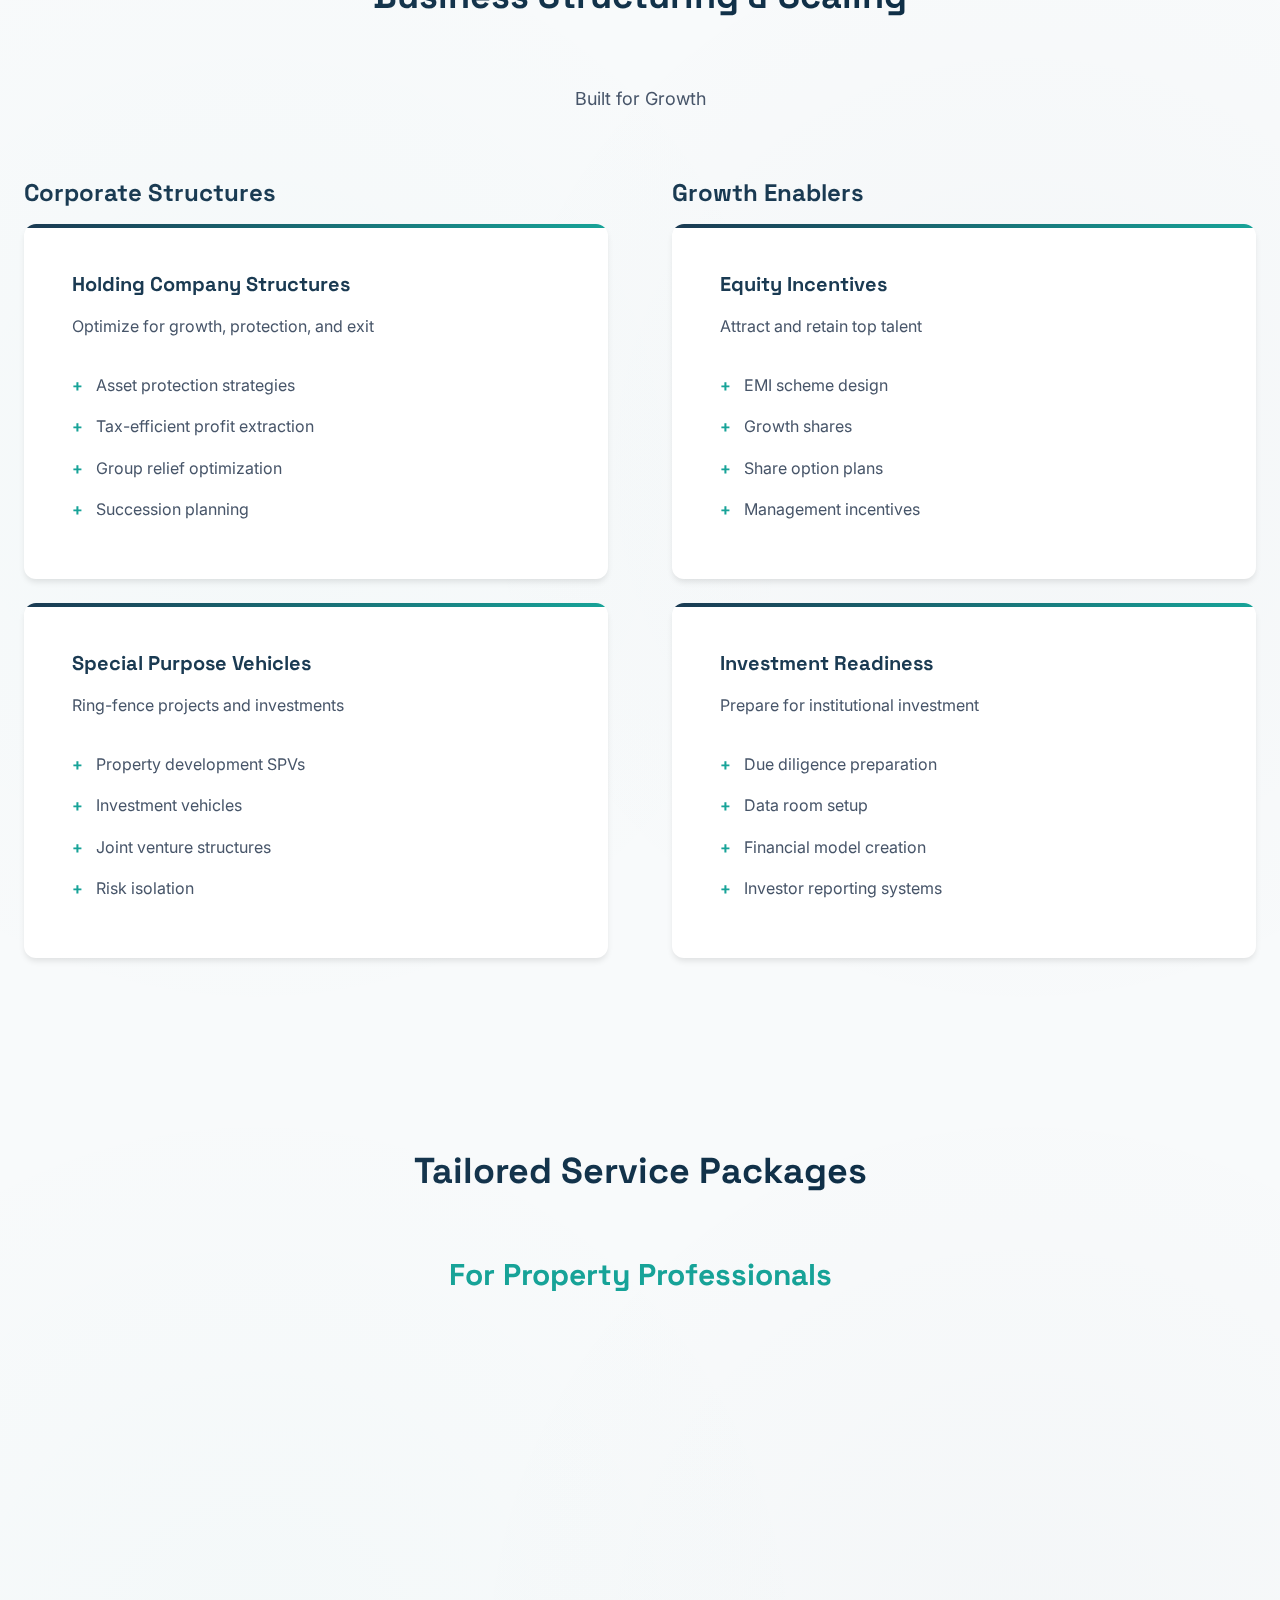
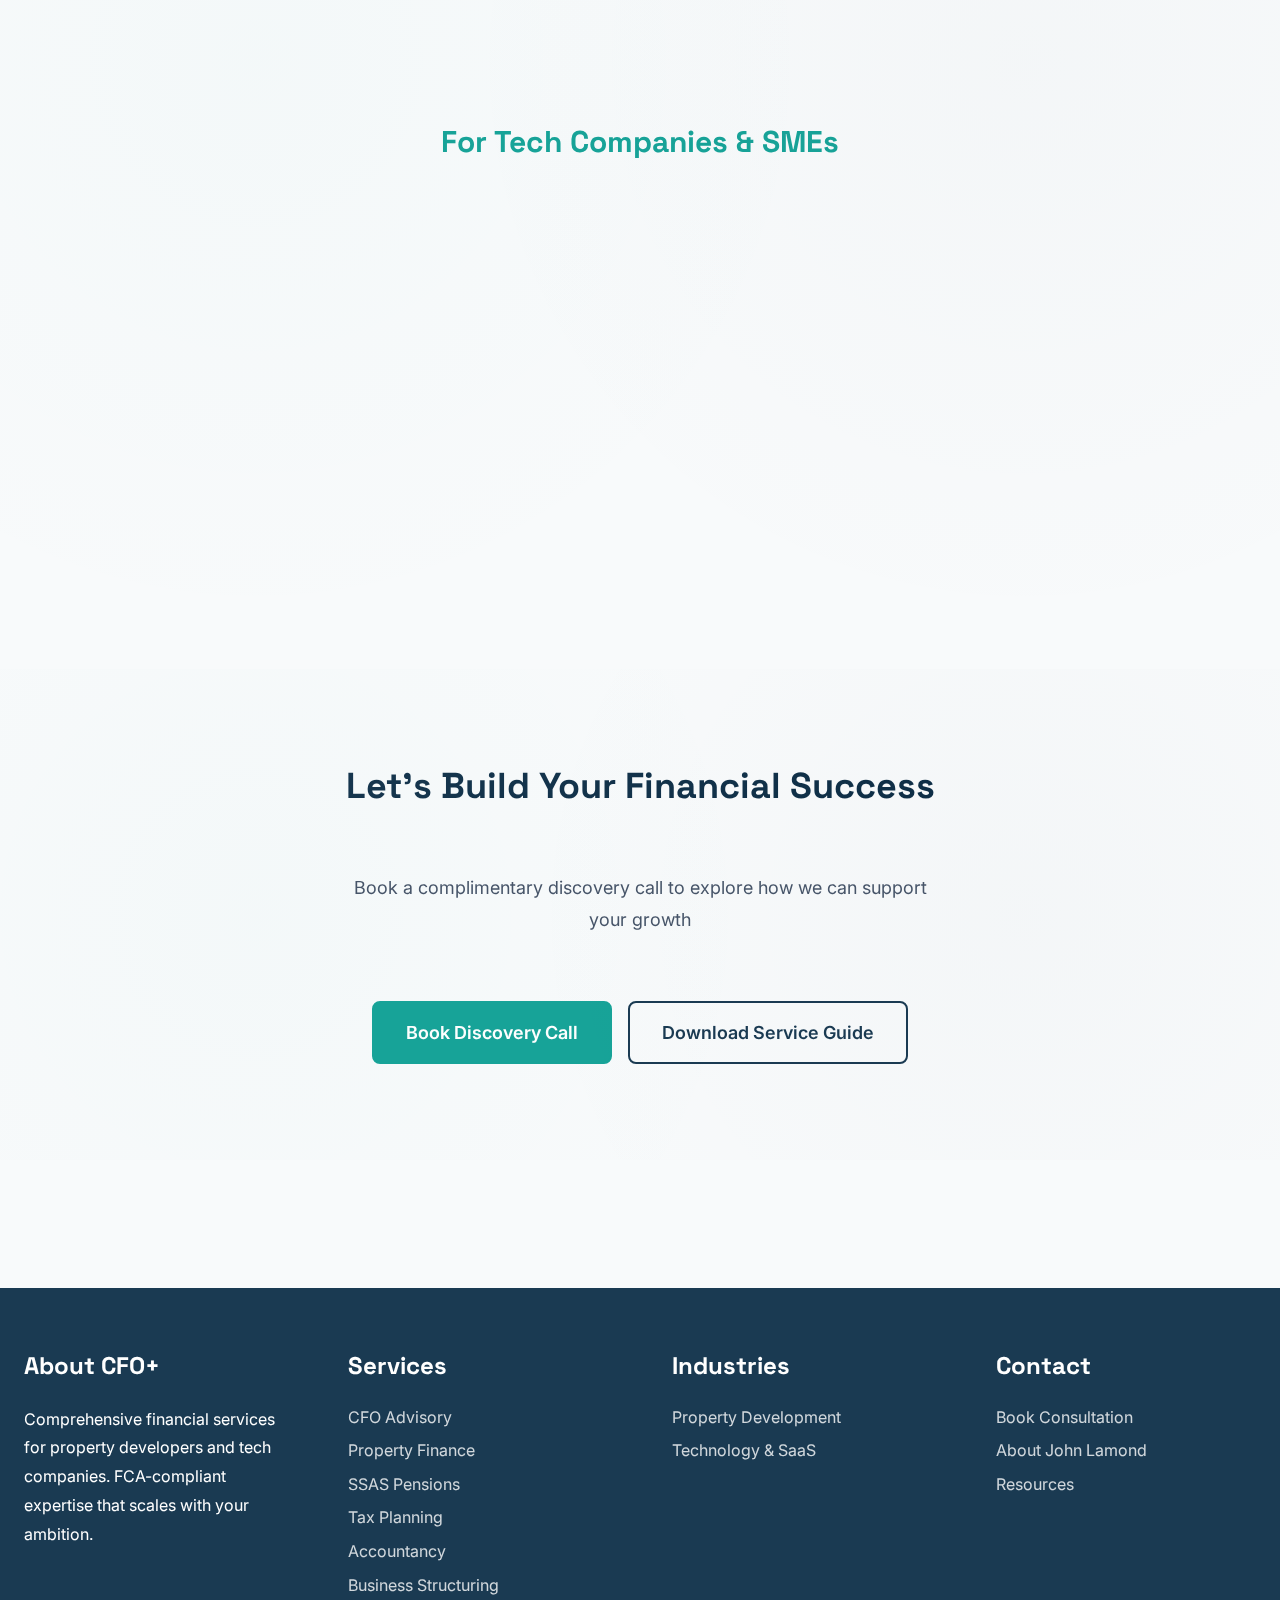
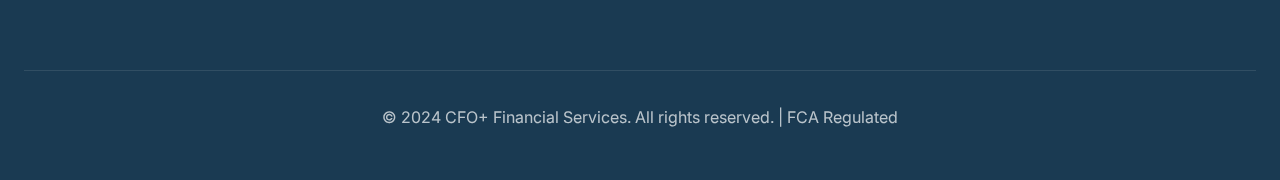
<file: services.html>
<!DOCTYPE html>
<html lang="en">
<head>
    <meta charset="UTF-8">
    <meta name="viewport" content="width=device-width, initial-scale=1.0">
    <meta name="description" content="Comprehensive financial services from CFO+ including strategic CFO advisory, property development finance, SSAS pensions, tax planning, and accountancy.">
    <meta name="keywords" content="CFO services, property development finance, SSAS pension, tax advisory, accountancy services, business structuring">
    
    <!-- Open Graph Meta Tags -->
    <meta property="og:title" content="Services | CFO+ Complete Financial Solutions">
    <meta property="og:description" content="Strategic CFO leadership, tax advisory, SSAS pensions, and accountancy services tailored for property developers and tech companies.">
    <meta property="og:type" content="website">
    
    <title>Services | CFO+ Financial Solutions</title>
    
    <!-- Google Fonts -->
    <link rel="preconnect" href="https://fonts.googleapis.com">
    <link rel="preconnect" href="https://fonts.gstatic.com" crossorigin>
    <link href="https://fonts.googleapis.com/css2?family=Space+Grotesk:wght@400;600;700;800&family=Inter:wght@400;500;600;700&display=swap" rel="stylesheet">
    
    <!-- CSS -->
    <link rel="stylesheet" href="css/main.css">
</head>
<body>
    <!-- Navigation -->
    <nav class="navbar">
        <div class="container navbar-container">
            <a href="/" class="navbar-brand">CFO+</a>
            
            <button class="navbar-toggle" id="navbarToggle" aria-label="Toggle navigation">
                <span></span>
                <span></span>
                <span></span>
            </button>
            
            <ul class="navbar-nav" id="navbarNav">
                <li><a href="/" class="navbar-link">Home</a></li>
                <li><a href="services.html" class="navbar-link active">Services</a></li>
                <li><a href="industries/property.html" class="navbar-link">Property</a></li>
                <li><a href="industries/tech.html" class="navbar-link">Tech</a></li>
                <li><a href="about.html" class="navbar-link">About</a></li>
                <li><a href="resources.html" class="navbar-link">Resources</a></li>
                <li><a href="contact.html" class="btn btn-accent">Book Discovery Call</a></li>
            </ul>
        </div>
    </nav>

    <!-- Hero Section -->
    <section class="section bg-surface">
        <div class="container">
            <h1 class="section-title fade-in">Comprehensive Financial Services</h1>
            <p class="section-subtitle slide-up">From strategic CFO leadership to daily bookkeeping, we provide the complete financial solution your business needs to thrive</p>
        </div>
    </section>

    <!-- Strategic CFO Services -->
    <section class="section" id="cfo">
        <div class="container">
            <div class="grid grid-cols-2" style="align-items: center; gap: var(--space-3xl);">
                <div class="fade-in">
                    <h2 style="color: var(--color-primary); margin-bottom: var(--space-lg);">Strategic CFO Services</h2>
                    <p class="text-accent" style="font-size: var(--text-xl); margin-bottom: var(--space-lg);">The + in Leadership</p>
                    <p class="card-description">Get C-suite financial expertise without the C-suite cost. Our fractional CFO services provide strategic leadership exactly when you need it, scaling with your business from startup to exit.</p>
                    
                    <ul class="service-list mt-lg">
                        <li><strong>Financial Strategy Development</strong> - Align financial planning with business goals</li>
                        <li><strong>Board Reporting & Presentations</strong> - Clear, impactful financial communication</li>
                        <li><strong>KPI Dashboard Implementation</strong> - Real-time business intelligence</li>
                        <li><strong>Cash Flow Planning & Forecasting</strong> - Maintain healthy working capital</li>
                        <li><strong>Investor Relations</strong> - Professional reporting and communication</li>
                        <li><strong>M&A Advisory</strong> - Buy-side and sell-side transaction support</li>
                        <li><strong>Exit Planning & Value Creation</strong> - Maximize business value</li>
                        <li><strong>Business Modeling & Scenario Planning</strong> - Data-driven decision making</li>
                    </ul>
                    
                    <div class="mt-xl">
                        <p class="text-light mb-md"><strong>Engagement Models:</strong></p>
                        <div class="grid grid-cols-3" style="gap: var(--space-md);">
                            <div class="card" style="padding: var(--space-md); text-align: center;">
                                <strong>Project Based</strong><br>
                                <span class="text-light">Specific initiatives</span>
                            </div>
                            <div class="card" style="padding: var(--space-md); text-align: center;">
                                <strong>Part-Time CFO</strong><br>
                                <span class="text-light">1-3 days/month</span>
                            </div>
                            <div class="card" style="padding: var(--space-md); text-align: center;">
                                <strong>Interim CFO</strong><br>
                                <span class="text-light">Full-time temporary</span>
                            </div>
                        </div>
                    </div>
                    
                    <a href="contact.html" class="btn btn-primary btn-lg mt-xl">Discuss CFO Services</a>
                </div>
                
                <div class="card card-glass scale-in" style="padding: var(--space-2xl);">
                    <h3 class="card-title">Success Metrics</h3>
                    <div style="margin: var(--space-xl) 0;">
                        <div style="margin-bottom: var(--space-lg);">
                            <div style="font-size: var(--text-3xl); color: var(--color-accent); font-weight: var(--font-bold);">£50M+</div>
                            <div class="text-light">Capital Raised for Clients</div>
                        </div>
                        <div style="margin-bottom: var(--space-lg);">
                            <div style="font-size: var(--text-3xl); color: var(--color-accent); font-weight: var(--font-bold);">20+</div>
                            <div class="text-light">Years CFO Experience</div>
                        </div>
                        <div>
                            <div style="font-size: var(--text-3xl); color: var(--color-accent); font-weight: var(--font-bold);">3x</div>
                            <div class="text-light">Average Revenue Growth</div>
                        </div>
                    </div>
                    <p class="text-light" style="font-style: italic; margin-top: var(--space-xl);">"John's strategic guidance helped us secure Series A funding and triple our valuation in 18 months."</p>
                    <p class="text-accent">- Tech Founder</p>
                </div>
            </div>
        </div>
    </section>

    <!-- Property Development Finance -->
    <section class="section bg-surface" id="property">
        <div class="container">
            <div class="grid grid-cols-2" style="align-items: center; gap: var(--space-3xl);">
                <div class="card card-glass scale-in" style="padding: var(--space-2xl);">
                    <h3 class="card-title">Development Journey</h3>
                    <div style="margin: var(--space-xl) 0;">
                        <div style="display: flex; align-items: center; margin-bottom: var(--space-lg);">
                            <div style="width: 40px; height: 40px; background: var(--color-accent); border-radius: 50%; color: white; display: flex; align-items: center; justify-content: center; margin-right: var(--space-md); font-weight: bold;">1</div>
                            <div>
                                <strong>Land Acquisition</strong><br>
                                <span class="text-light">Source funding & structure deals</span>
                            </div>
                        </div>
                        <div style="display: flex; align-items: center; margin-bottom: var(--space-lg);">
                            <div style="width: 40px; height: 40px; background: var(--color-accent); border-radius: 50%; color: white; display: flex; align-items: center; justify-content: center; margin-right: var(--space-md); font-weight: bold;">2</div>
                            <div>
                                <strong>Planning & Uplift</strong><br>
                                <span class="text-light">Maximize value, minimize tax</span>
                            </div>
                        </div>
                        <div style="display: flex; align-items: center; margin-bottom: var(--space-lg);">
                            <div style="width: 40px; height: 40px; background: var(--color-accent); border-radius: 50%; color: white; display: flex; align-items: center; justify-content: center; margin-right: var(--space-md); font-weight: bold;">3</div>
                            <div>
                                <strong>Development Finance</strong><br>
                                <span class="text-light">Secure optimal funding mix</span>
                            </div>
                        </div>
                        <div style="display: flex; align-items: center; margin-bottom: var(--space-lg);">
                            <div style="width: 40px; height: 40px; background: var(--color-accent); border-radius: 50%; color: white; display: flex; align-items: center; justify-content: center; margin-right: var(--space-md); font-weight: bold;">4</div>
                            <div>
                                <strong>Construction</strong><br>
                                <span class="text-light">Cash flow management</span>
                            </div>
                        </div>
                        <div style="display: flex; align-items: center;">
                            <div style="width: 40px; height: 40px; background: var(--color-accent); border-radius: 50%; color: white; display: flex; align-items: center; justify-content: center; margin-right: var(--space-md); font-weight: bold;">5</div>
                            <div>
                                <strong>Exit Strategy</strong><br>
                                <span class="text-light">Optimize returns & tax</span>
                            </div>
                        </div>
                    </div>
                </div>
                
                <div class="fade-in">
                    <h2 style="color: var(--color-primary); margin-bottom: var(--space-lg);">Property Development Finance</h2>
                    <p class="text-accent" style="font-size: var(--text-xl); margin-bottom: var(--space-lg);">From Land to Exit</p>
                    <p class="card-description">Complete financial support throughout your development journey. We understand property development inside out, from site acquisition through to profitable exit.</p>
                    
                    <ul class="service-list mt-lg">
                        <li><strong>Smart Structuring</strong> - SPVs, holding companies, joint ventures</li>
                        <li><strong>Development Finance</strong> - Bridging loans, development loans, mezzanine</li>
                        <li><strong>Equity Raising</strong> - Private investors, JVs, family offices</li>
                        <li><strong>SSAS Property Strategies</strong> - Use pension funds for development</li>
                        <li><strong>Investor Pack Preparation</strong> - Professional presentations & models</li>
                        <li><strong>Cash Flow Planning</strong> - Stage payment optimization</li>
                        <li><strong>Planning Gain Optimization</strong> - Maximize value, minimize tax</li>
                        <li><strong>Exit Structuring</strong> - Sale, refinance, or hold strategies</li>
                    </ul>
                    
                    <div class="card mt-xl" style="background: linear-gradient(135deg, var(--color-primary), var(--color-accent)); color: white; padding: var(--space-lg);">
                        <strong style="font-size: var(--text-lg);">Specialist Areas:</strong>
                        <div style="display: flex; gap: var(--space-md); margin-top: var(--space-md); flex-wrap: wrap;">
                            <span style="background: rgba(255,255,255,0.2); padding: var(--space-xs) var(--space-sm); border-radius: var(--radius-md);">Residential Development</span>
                            <span style="background: rgba(255,255,255,0.2); padding: var(--space-xs) var(--space-sm); border-radius: var(--radius-md);">Commercial Property</span>
                            <span style="background: rgba(255,255,255,0.2); padding: var(--space-xs) var(--space-sm); border-radius: var(--radius-md);">Mixed Use</span>
                            <span style="background: rgba(255,255,255,0.2); padding: var(--space-xs) var(--space-sm); border-radius: var(--radius-md);">Land Banking</span>
                        </div>
                    </div>
                    
                    <a href="industries/property.html" class="btn btn-primary btn-lg mt-xl">Property Services Detail</a>
                </div>
            </div>
        </div>
    </section>

    <!-- SSAS Pension Strategies -->
    <section class="section" id="ssas">
        <div class="container">
            <div class="text-center mb-3xl">
                <h2 style="color: var(--color-primary);">SSAS Pension Strategies</h2>
                <p class="text-accent" style="font-size: var(--text-xl);">Your Pension, Your Power</p>
            </div>
            
            <div class="grid grid-cols-3">
                <div class="card scale-in">
                    <div class="service-icon">🏢</div>
                    <h3 class="service-title">Property Purchase</h3>
                    <p class="card-description">Use your SSAS to purchase commercial property with significant tax advantages.</p>
                    <ul class="service-list">
                        <li>No stamp duty on transfers</li>
                        <li>Tax-free rental income</li>
                        <li>No CGT on sale</li>
                        <li>Full tax relief on contributions</li>
                    </ul>
                </div>
                
                <div class="card scale-in">
                    <div class="service-icon">💰</div>
                    <h3 class="service-title">Business Funding</h3>
                    <p class="card-description">Access up to 50% of your SSAS value as a loan to your business - fully compliant.</p>
                    <ul class="service-list">
                        <li>Loan up to 50% of fund value</li>
                        <li>5-year term available</li>
                        <li>Use for working capital</li>
                        <li>Development finance option</li>
                    </ul>
                </div>
                
                <div class="card scale-in">
                    <div class="service-icon">📈</div>
                    <h3 class="service-title">Tax Optimization</h3>
                    <p class="card-description">Maximize tax efficiency while building substantial pension wealth.</p>
                    <ul class="service-list">
                        <li>Corporation tax relief</li>
                        <li>No income tax on growth</li>
                        <li>Inheritance tax planning</li>
                        <li>Flexible member benefits</li>
                    </ul>
                </div>
            </div>
            
            <div class="card card-glass mt-3xl" style="text-align: center; padding: var(--space-2xl);">
                <h3 class="card-title">SSAS Benefits Calculator</h3>
                <p class="card-description">See how much you could save with a SSAS pension strategy</p>
                <div class="grid grid-cols-3 mt-xl" style="gap: var(--space-xl);">
                    <div>
                        <div style="font-size: var(--text-2xl); color: var(--color-accent); font-weight: bold;">£40,000</div>
                        <div class="text-light">Annual Contribution Limit</div>
                    </div>
                    <div>
                        <div style="font-size: var(--text-2xl); color: var(--color-accent); font-weight: bold;">19-25%</div>
                        <div class="text-light">Corporation Tax Saved</div>
                    </div>
                    <div>
                        <div style="font-size: var(--text-2xl); color: var(--color-accent); font-weight: bold;">0%</div>
                        <div class="text-light">Tax on Property Sale</div>
                    </div>
                </div>
                <a href="contact.html" class="btn btn-accent btn-lg mt-xl">Get SSAS Assessment</a>
            </div>
        </div>
    </section>

    <!-- Tax Advisory Services -->
    <section class="section bg-surface" id="tax">
        <div class="container">
            <h2 class="section-title">Tax Advisory Services</h2>
            <p class="section-subtitle">The + in Compliance</p>
            
            <div class="grid grid-cols-2 mt-3xl" style="gap: var(--space-3xl);">
                <div class="service-card fade-in">
                    <h3 class="service-title">Corporate Tax Planning</h3>
                    <ul class="service-list">
                        <li>Corporation tax optimization</li>
                        <li>Group relief strategies</li>
                        <li>Loss utilization planning</li>
                        <li>Transfer pricing compliance</li>
                        <li>Patent box relief</li>
                        <li>Creative industry tax reliefs</li>
                    </ul>
                </div>
                
                <div class="service-card fade-in">
                    <h3 class="service-title">Personal Tax Planning</h3>
                    <ul class="service-list">
                        <li>Capital gains tax mitigation</li>
                        <li>Entrepreneurs' relief</li>
                        <li>Business asset disposal relief</li>
                        <li>Inheritance tax planning</li>
                        <li>Income tax optimization</li>
                        <li>Dividend vs salary planning</li>
                    </ul>
                </div>
                
                <div class="service-card fade-in">
                    <h3 class="service-title">R&D Tax Credits</h3>
                    <ul class="service-list">
                        <li>Claim identification & maximization</li>
                        <li>Technical narrative preparation</li>
                        <li>HMRC compliance</li>
                        <li>SME & RDEC schemes</li>
                        <li>Software development claims</li>
                        <li>Advance assurance applications</li>
                    </ul>
                </div>
                
                <div class="service-card fade-in">
                    <h3 class="service-title">Property Tax Specialists</h3>
                    <ul class="service-list">
                        <li>Planning gain optimization</li>
                        <li>SDLT mitigation</li>
                        <li>VAT on property transactions</li>
                        <li>Capital allowances claims</li>
                        <li>Option to tax strategies</li>
                        <li>Property investment structures</li>
                    </ul>
                </div>
            </div>
            
            <div class="text-center mt-3xl">
                <a href="contact.html" class="btn btn-primary btn-lg">Get Tax Review</a>
            </div>
        </div>
    </section>

    <!-- Accountancy Services -->
    <section class="section" id="accounting">
        <div class="container">
            <h2 class="section-title">Accountancy Services</h2>
            <p class="section-subtitle">The + in Operations</p>
            
            <div class="grid grid-cols-3 mt-3xl">
                <div class="card scale-in">
                    <h3 class="service-title">Bookkeeping</h3>
                    <p class="card-description">Accurate, timely bookkeeping that gives you complete financial clarity.</p>
                    <ul class="service-list">
                        <li>Daily transaction recording</li>
                        <li>Bank reconciliation</li>
                        <li>Sales & purchase ledgers</li>
                        <li>Expense categorization</li>
                        <li>VAT preparation</li>
                    </ul>
                </div>
                
                <div class="card scale-in">
                    <h3 class="service-title">Management Accounts</h3>
                    <p class="card-description">Monthly insights that drive better business decisions.</p>
                    <ul class="service-list">
                        <li>P&L statements</li>
                        <li>Balance sheet preparation</li>
                        <li>Cash flow statements</li>
                        <li>Budget variance analysis</li>
                        <li>KPI dashboards</li>
                    </ul>
                </div>
                
                <div class="card scale-in">
                    <h3 class="service-title">Year-End Accounts</h3>
                    <p class="card-description">Compliant statutory accounts filed on time, every time.</p>
                    <ul class="service-list">
                        <li>Statutory accounts preparation</li>
                        <li>Corporation tax returns</li>
                        <li>Companies House filing</li>
                        <li>Audit support</li>
                        <li>Director compliance</li>
                    </ul>
                </div>
                
                <div class="card scale-in">
                    <h3 class="service-title">Payroll Services</h3>
                    <p class="card-description">Complete payroll management with full compliance.</p>
                    <ul class="service-list">
                        <li>Monthly payroll processing</li>
                        <li>PAYE & NI calculations</li>
                        <li>Auto-enrollment pensions</li>
                        <li>P60s & P11Ds</li>
                        <li>RTI submissions</li>
                    </ul>
                </div>
                
                <div class="card scale-in">
                    <h3 class="service-title">Cloud Accounting</h3>
                    <p class="card-description">Modern accounting systems for real-time financial visibility.</p>
                    <ul class="service-list">
                        <li>Xero setup & training</li>
                        <li>QuickBooks implementation</li>
                        <li>System integration</li>
                        <li>Automated workflows</li>
                        <li>Real-time reporting</li>
                    </ul>
                </div>
                
                <div class="card scale-in">
                    <h3 class="service-title">Compliance</h3>
                    <p class="card-description">Stay compliant with all regulatory requirements.</p>
                    <ul class="service-list">
                        <li>VAT returns</li>
                        <li>Making Tax Digital</li>
                        <li>Confirmation statements</li>
                        <li>GDPR compliance</li>
                        <li>FCA reporting</li>
                    </ul>
                </div>
            </div>
        </div>
    </section>

    <!-- Business Structuring -->
    <section class="section bg-surface" id="structuring">
        <div class="container">
            <h2 class="section-title">Business Structuring & Scaling</h2>
            <p class="section-subtitle">Built for Growth</p>
            
            <div class="grid grid-cols-2 mt-3xl" style="gap: var(--space-3xl);">
                <div>
                    <h3 class="card-title mb-xl">Corporate Structures</h3>
                    <div class="service-card mb-lg">
                        <h4 class="service-title">Holding Company Structures</h4>
                        <p class="card-description">Optimize for growth, protection, and exit</p>
                        <ul class="service-list">
                            <li>Asset protection strategies</li>
                            <li>Tax-efficient profit extraction</li>
                            <li>Group relief optimization</li>
                            <li>Succession planning</li>
                        </ul>
                    </div>
                    
                    <div class="service-card">
                        <h4 class="service-title">Special Purpose Vehicles</h4>
                        <p class="card-description">Ring-fence projects and investments</p>
                        <ul class="service-list">
                            <li>Property development SPVs</li>
                            <li>Investment vehicles</li>
                            <li>Joint venture structures</li>
                            <li>Risk isolation</li>
                        </ul>
                    </div>
                </div>
                
                <div>
                    <h3 class="card-title mb-xl">Growth Enablers</h3>
                    <div class="service-card mb-lg">
                        <h4 class="service-title">Equity Incentives</h4>
                        <p class="card-description">Attract and retain top talent</p>
                        <ul class="service-list">
                            <li>EMI scheme design</li>
                            <li>Growth shares</li>
                            <li>Share option plans</li>
                            <li>Management incentives</li>
                        </ul>
                    </div>
                    
                    <div class="service-card">
                        <h4 class="service-title">Investment Readiness</h4>
                        <p class="card-description">Prepare for institutional investment</p>
                        <ul class="service-list">
                            <li>Due diligence preparation</li>
                            <li>Data room setup</li>
                            <li>Financial model creation</li>
                            <li>Investor reporting systems</li>
                        </ul>
                    </div>
                </div>
            </div>
        </div>
    </section>

    <!-- Service Packages -->
    <section class="section">
        <div class="container">
            <h2 class="section-title">Tailored Service Packages</h2>
            
            <div class="mt-3xl">
                <h3 class="text-center mb-xl" style="color: var(--color-accent);">For Property Professionals</h3>
                <div class="grid grid-cols-3">
                    <div class="card card-glass scale-in">
                        <h4 class="card-title">Land+</h4>
                        <p class="card-description">Complete support for land acquisition</p>
                        <ul class="service-list">
                            <li>Acquisition funding</li>
                            <li>SSAS strategies</li>
                            <li>Tax planning</li>
                            <li>SPV setup</li>
                        </ul>
                        <p class="text-accent mt-lg"><strong>From £2,500/project</strong></p>
                    </div>
                    
                    <div class="card card-glass scale-in">
                        <h4 class="card-title">Development+</h4>
                        <p class="card-description">Full development cycle support</p>
                        <ul class="service-list">
                            <li>Development finance</li>
                            <li>Cash flow management</li>
                            <li>Investor reporting</li>
                            <li>Exit planning</li>
                        </ul>
                        <p class="text-accent mt-lg"><strong>From £5,000/project</strong></p>
                    </div>
                    
                    <div class="card card-glass scale-in">
                        <h4 class="card-title">Portfolio+</h4>
                        <p class="card-description">Multi-project management</p>
                        <ul class="service-list">
                            <li>Portfolio structuring</li>
                            <li>Consolidated reporting</li>
                            <li>Tax optimization</li>
                            <li>Strategic CFO support</li>
                        </ul>
                        <p class="text-accent mt-lg"><strong>From £2,000/month</strong></p>
                    </div>
                </div>
            </div>
            
            <div class="mt-3xl">
                <h3 class="text-center mb-xl" style="color: var(--color-accent);">For Tech Companies & SMEs</h3>
                <div class="grid grid-cols-4">
                    <div class="card scale-in">
                        <h4 class="card-title">Starter+</h4>
                        <p class="card-description">Essential compliance</p>
                        <ul class="service-list">
                            <li>Bookkeeping</li>
                            <li>Year-end accounts</li>
                            <li>Tax returns</li>
                        </ul>
                        <p class="text-accent mt-lg"><strong>From £500/month</strong></p>
                    </div>
                    
                    <div class="card scale-in">
                        <h4 class="card-title">Growth+</h4>
                        <p class="card-description">Scale with confidence</p>
                        <ul class="service-list">
                            <li>Management accounts</li>
                            <li>Tax planning</li>
                            <li>CFO advisory (1 day/month)</li>
                        </ul>
                        <p class="text-accent mt-lg"><strong>From £1,500/month</strong></p>
                    </div>
                    
                    <div class="card scale-in">
                        <h4 class="card-title">Scale+</h4>
                        <p class="card-description">Full CFO leadership</p>
                        <ul class="service-list">
                            <li>Everything in Growth+</li>
                            <li>Strategic planning</li>
                            <li>Fundraising support</li>
                        </ul>
                        <p class="text-accent mt-lg"><strong>From £3,000/month</strong></p>
                    </div>
                    
                    <div class="card scale-in">
                        <h4 class="card-title">Enterprise+</h4>
                        <p class="card-description">Complete outsourcing</p>
                        <ul class="service-list">
                            <li>Full finance function</li>
                            <li>Board reporting</li>
                            <li>M&A support</li>
                        </ul>
                        <p class="text-accent mt-lg"><strong>Custom pricing</strong></p>
                    </div>
                </div>
            </div>
        </div>
    </section>

    <!-- CTA Section -->
    <section class="section bg-surface">
        <div class="container text-center">
            <h2 class="section-title">Let's Build Your Financial Success</h2>
            <p class="section-subtitle">Book a complimentary discovery call to explore how we can support your growth</p>
            
            <div class="btn-group mt-xl" style="justify-content: center;">
                <a href="contact.html" class="btn btn-accent btn-lg">Book Discovery Call</a>
                <a href="resources.html" class="btn btn-outline btn-lg">Download Service Guide</a>
            </div>
        </div>
    </section>

    <!-- Footer -->
    <footer class="footer">
        <div class="container">
            <div class="footer-content">
                <div class="footer-section">
                    <h4>About CFO+</h4>
                    <p>Comprehensive financial services for property developers and tech companies. FCA-compliant expertise that scales with your ambition.</p>
                </div>
                
                <div class="footer-section">
                    <h4>Services</h4>
                    <ul class="footer-links">
                        <li><a href="#cfo">CFO Advisory</a></li>
                        <li><a href="#property">Property Finance</a></li>
                        <li><a href="#ssas">SSAS Pensions</a></li>
                        <li><a href="#tax">Tax Planning</a></li>
                        <li><a href="#accounting">Accountancy</a></li>
                        <li><a href="#structuring">Business Structuring</a></li>
                    </ul>
                </div>
                
                <div class="footer-section">
                    <h4>Industries</h4>
                    <ul class="footer-links">
                        <li><a href="industries/property.html">Property Development</a></li>
                        <li><a href="industries/tech.html">Technology & SaaS</a></li>
                    </ul>
                </div>
                
                <div class="footer-section">
                    <h4>Contact</h4>
                    <ul class="footer-links">
                        <li><a href="contact.html">Book Consultation</a></li>
                        <li><a href="about.html">About John Lamond</a></li>
                        <li><a href="resources.html">Resources</a></li>
                    </ul>
                </div>
            </div>
            
            <div class="footer-bottom">
                <p>&copy; 2024 CFO+ Financial Services. All rights reserved. | FCA Regulated</p>
            </div>
        </div>
    </footer>

    <!-- JavaScript -->
    <script src="js/main.js"></script>
</body>
</html>
</file>
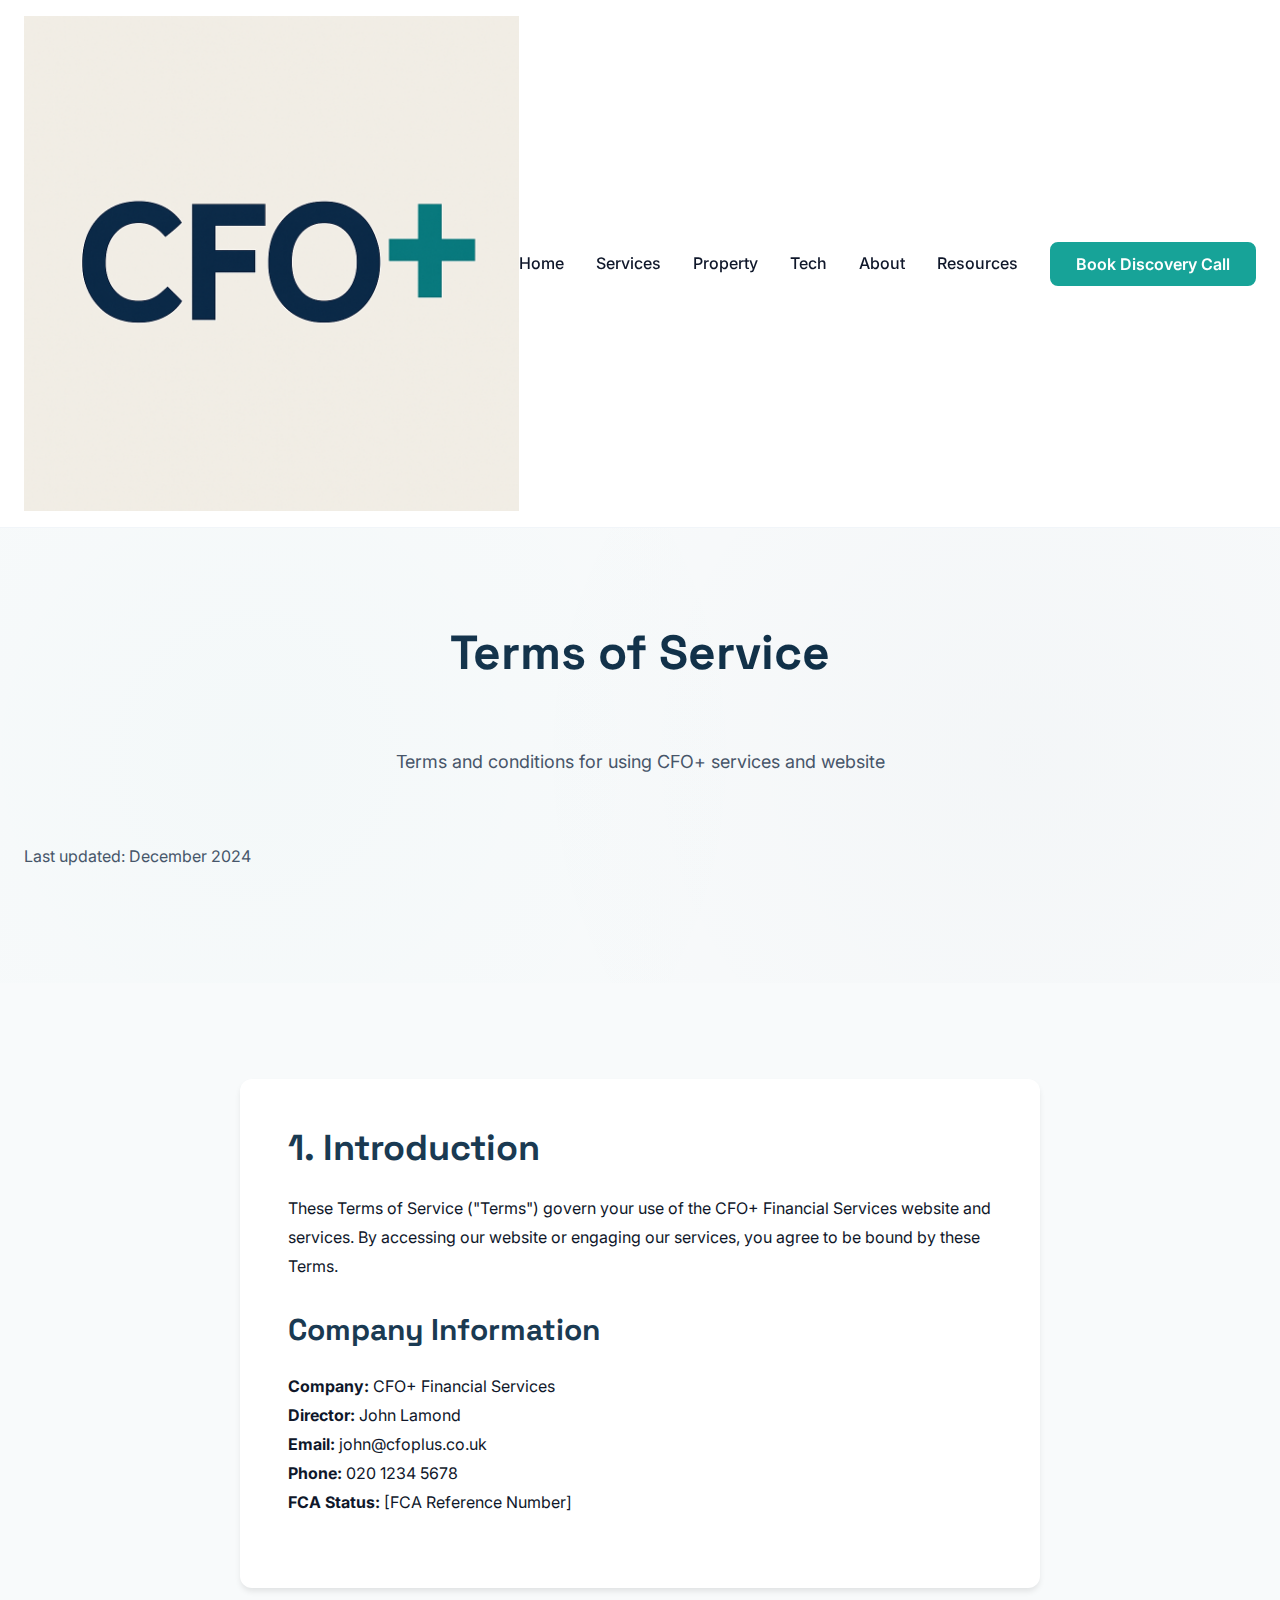
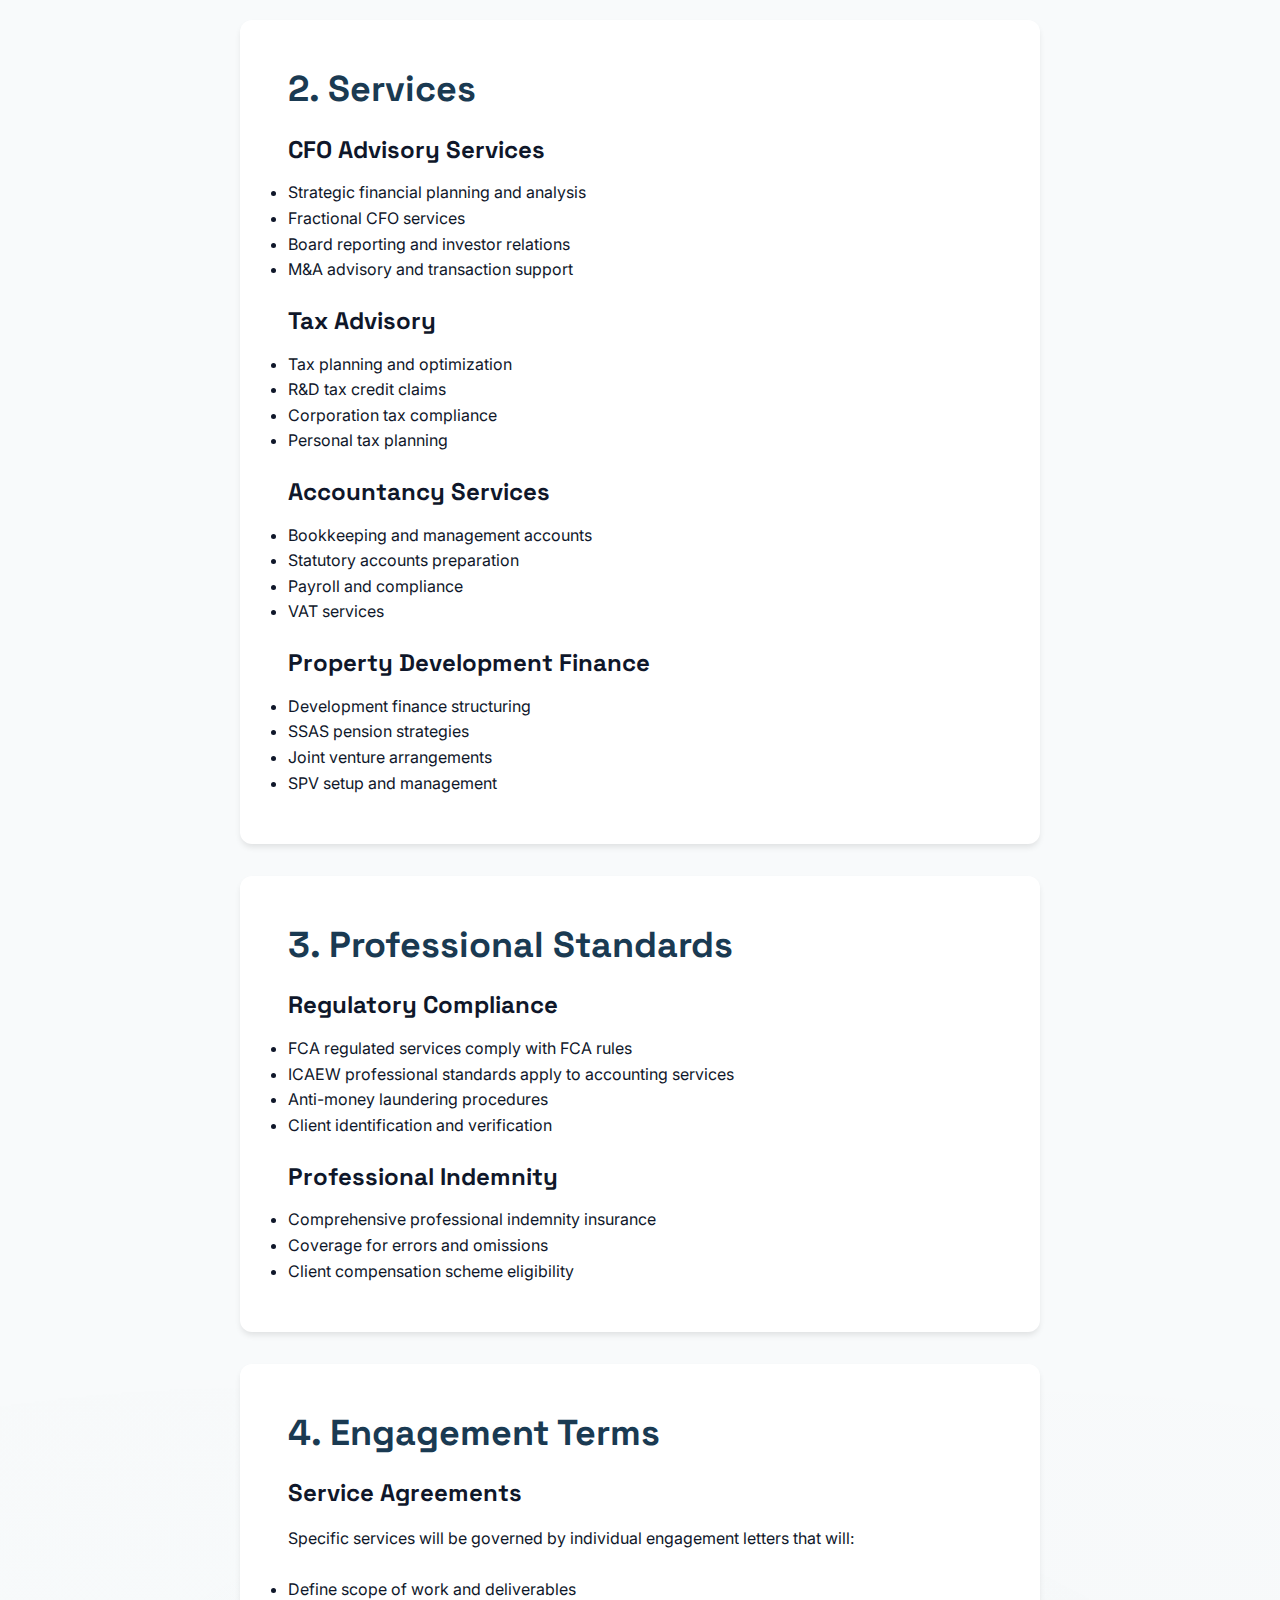
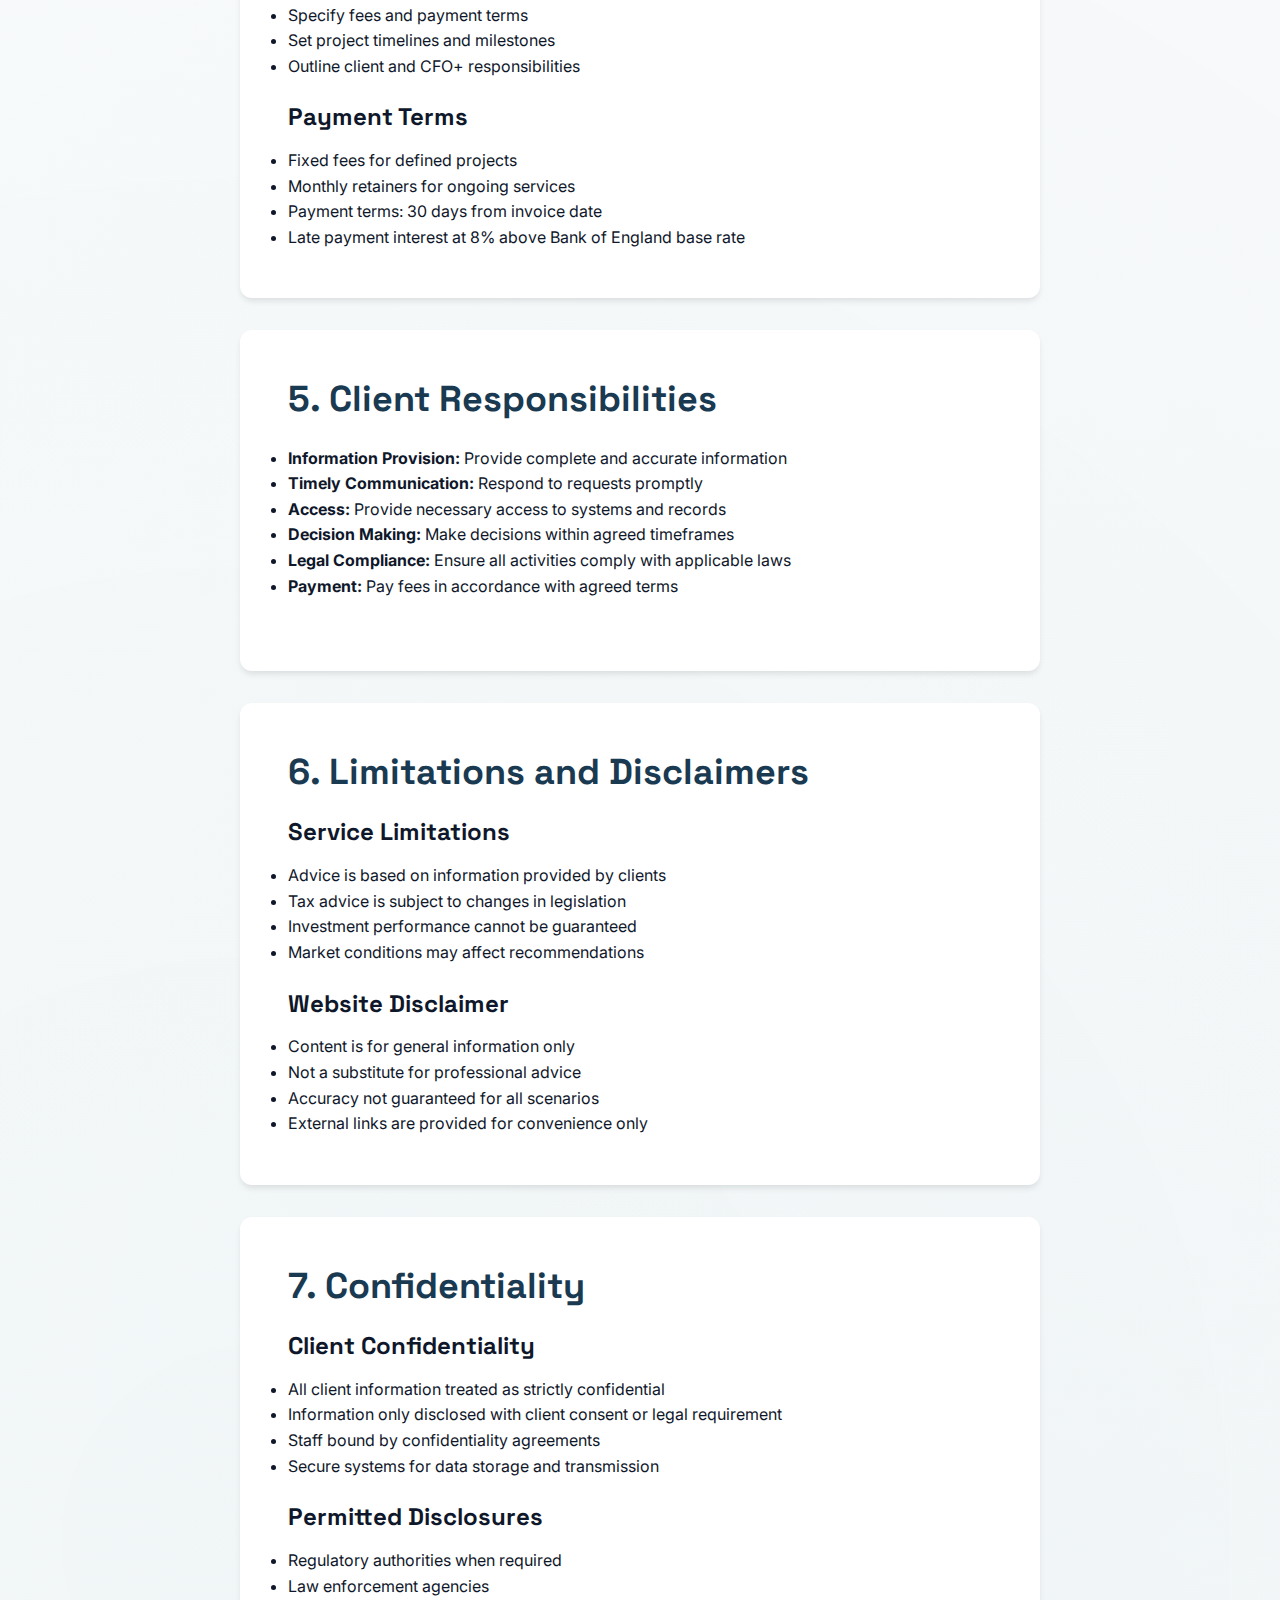
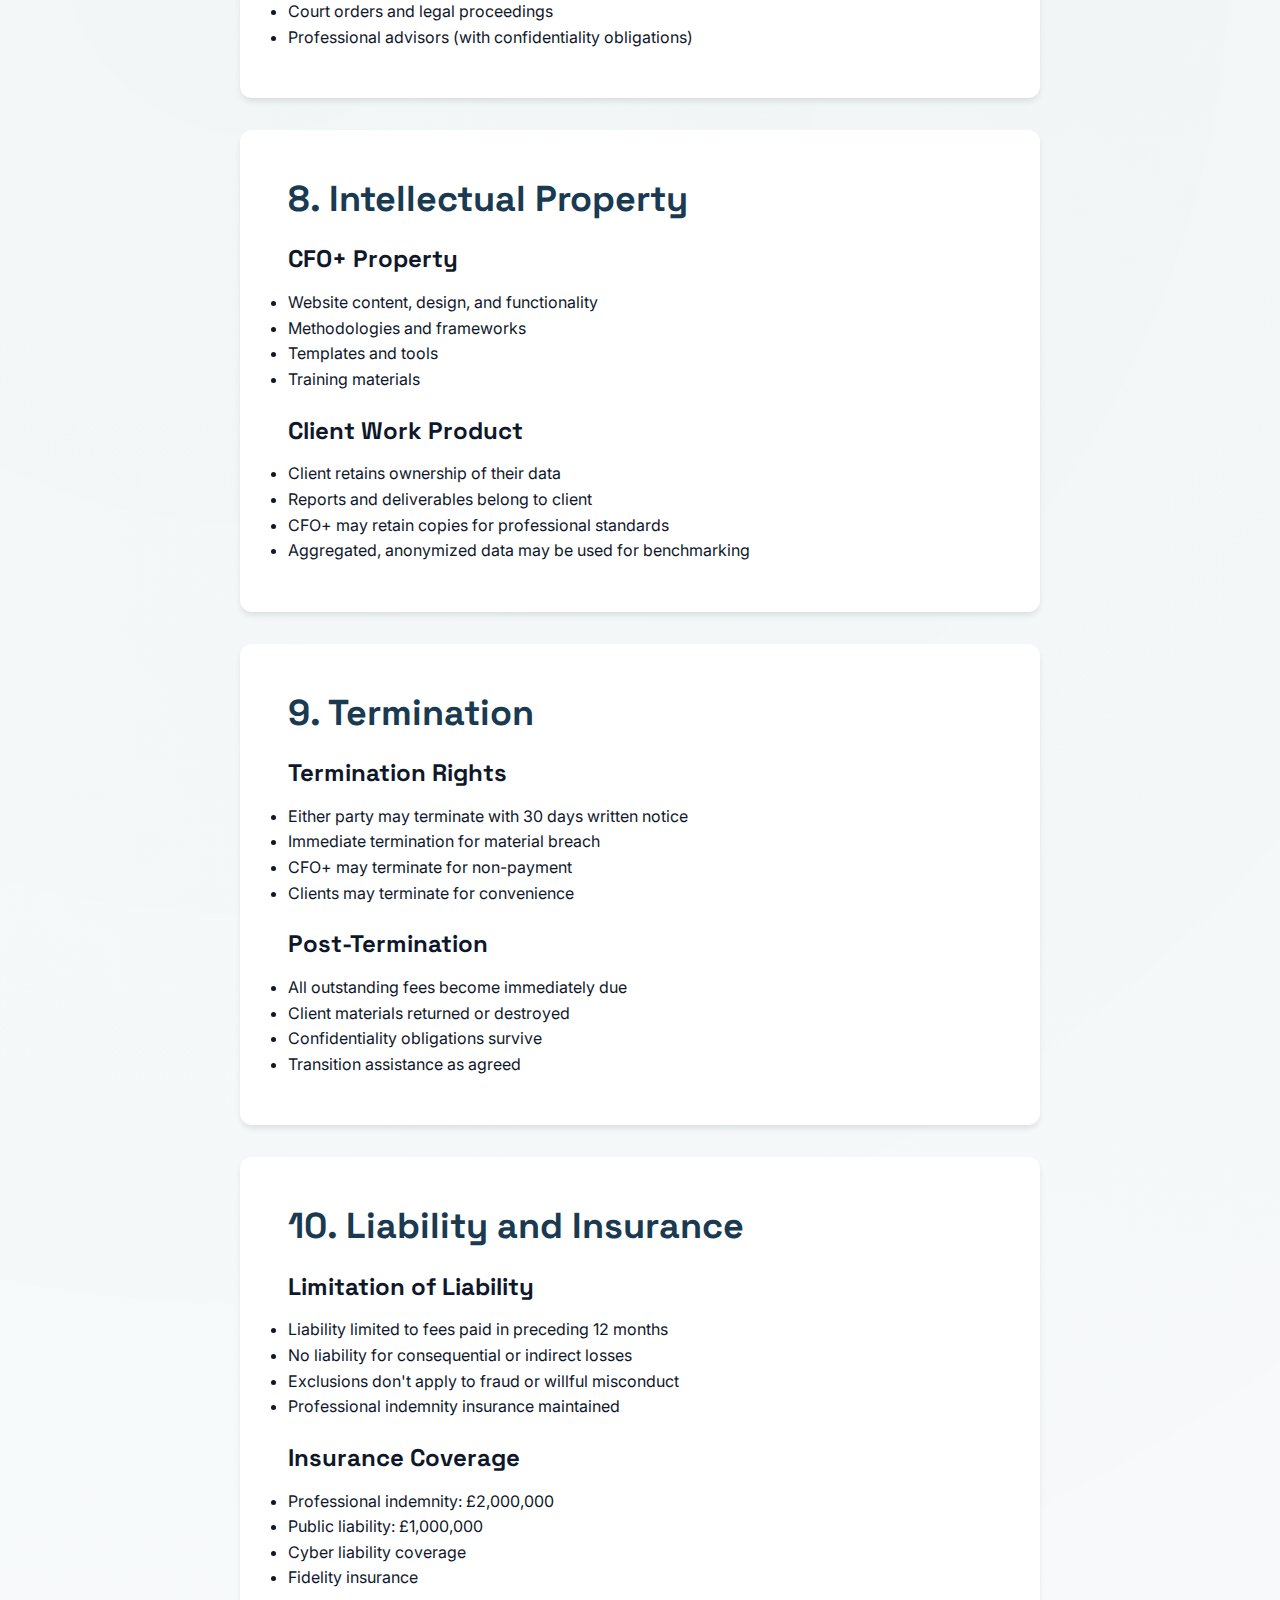
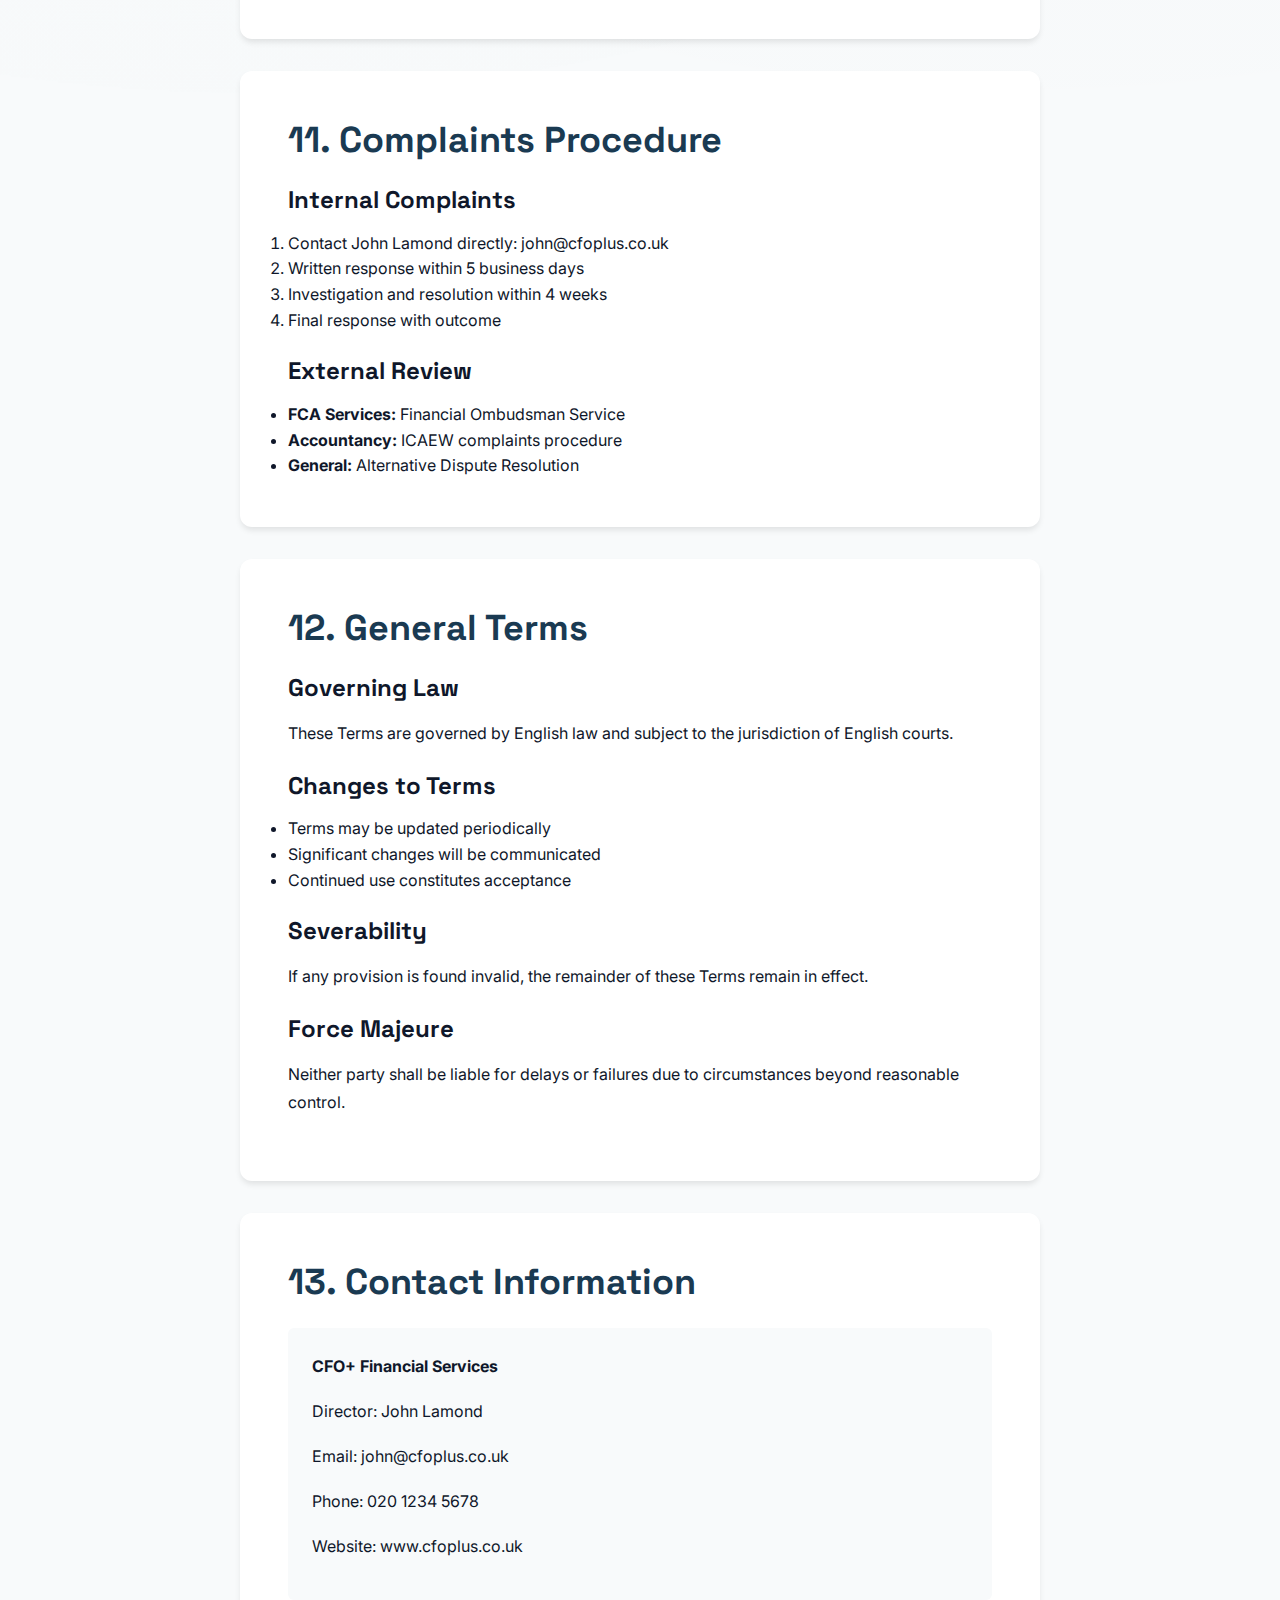
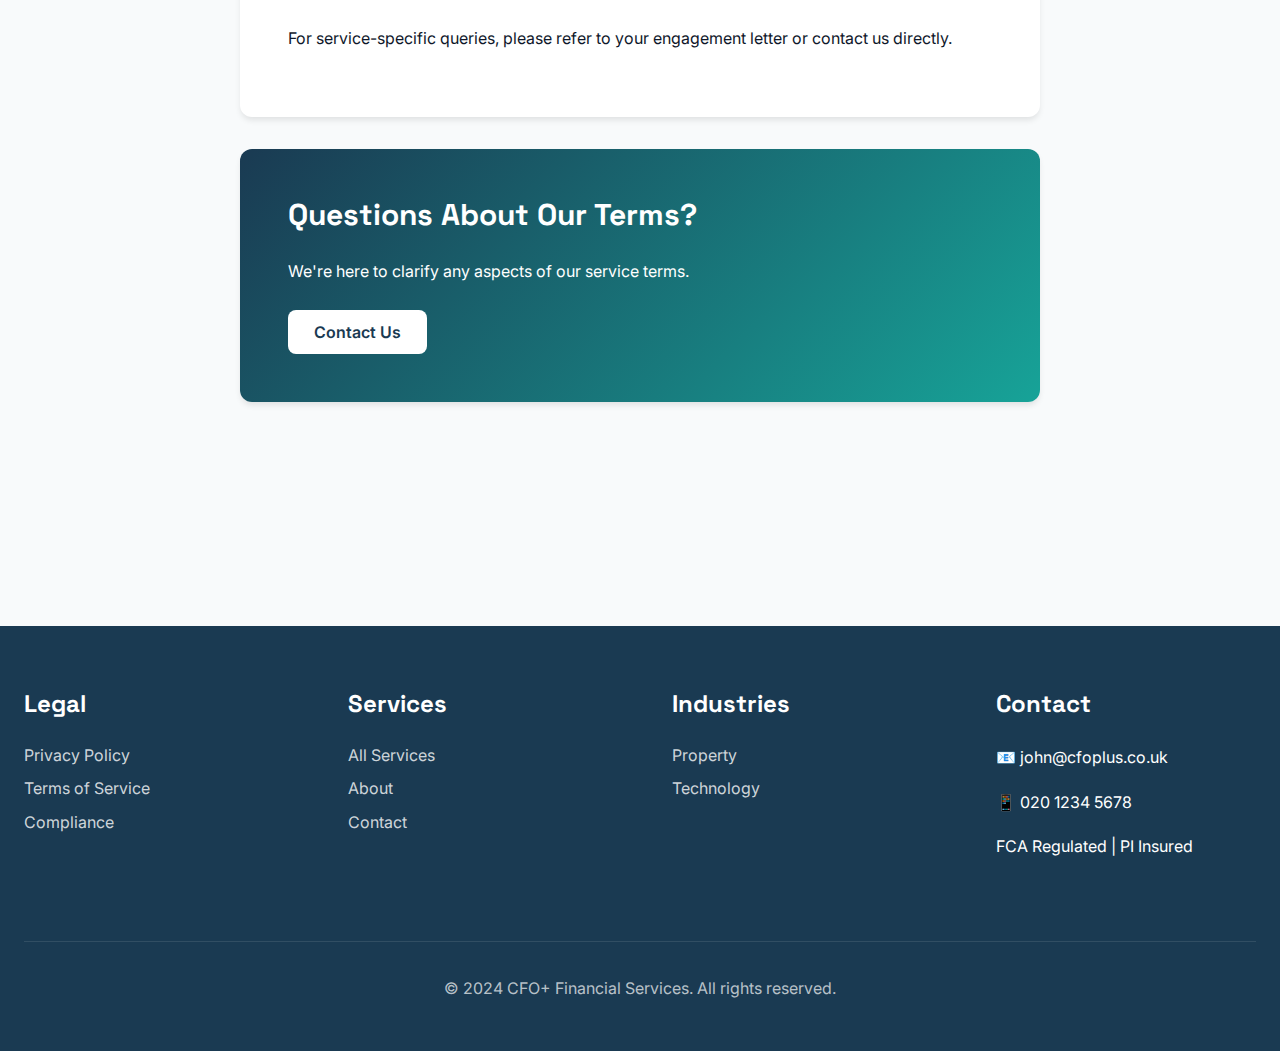
<file: terms.html>
<!DOCTYPE html>
<html lang="en">
<head>
    <meta charset="UTF-8">
    <meta name="viewport" content="width=device-width, initial-scale=1.0">
    <meta name="description" content="CFO+ Terms of Service. Terms and conditions for using our financial advisory services and website.">
    <meta name="robots" content="index, follow">
    
    <title>Terms of Service | CFO+ Financial Services</title>
    
    <!-- Google Fonts -->
    <link rel="preconnect" href="https://fonts.googleapis.com">
    <link rel="preconnect" href="https://fonts.gstatic.com" crossorigin>
    <link href="https://fonts.googleapis.com/css2?family=Space+Grotesk:wght@400;600;700;800&family=Inter:wght@400;500;600;700&display=swap" rel="stylesheet">
    
    <!-- CSS -->
    <link rel="stylesheet" href="css/main.css">
</head>
<body>
    <!-- Navigation -->
    <nav class="navbar">
        <div class="container navbar-container">
            <a href="/" class="navbar-brand">
                <img src="images/cfo-logo.png" alt="CFO+ Logo" class="navbar-logo">
            </a>
            
            <button class="navbar-toggle" id="navbarToggle" aria-label="Toggle navigation">
                <span></span>
                <span></span>
                <span></span>
            </button>
            
            <ul class="navbar-nav" id="navbarNav">
                <li><a href="/" class="navbar-link">Home</a></li>
                <li><a href="services.html" class="navbar-link">Services</a></li>
                <li><a href="industries/property.html" class="navbar-link">Property</a></li>
                <li><a href="industries/tech.html" class="navbar-link">Tech</a></li>
                <li><a href="about.html" class="navbar-link">About</a></li>
                <li><a href="resources.html" class="navbar-link">Resources</a></li>
                <li><a href="contact.html" class="btn btn-accent">Book Discovery Call</a></li>
            </ul>
        </div>
    </nav>

    <!-- Header Section -->
    <section class="section bg-surface">
        <div class="container">
            <h1 class="section-title">Terms of Service</h1>
            <p class="section-subtitle">Terms and conditions for using CFO+ services and website</p>
            <p class="text-light">Last updated: December 2024</p>
        </div>
    </section>

    <!-- Terms of Service Content -->
    <section class="section">
        <div class="container">
            <div style="max-width: 800px; margin: 0 auto;">
                <div class="card" style="padding: var(--space-2xl);">
                    <h2 style="color: var(--color-primary); margin-bottom: var(--space-lg);">1. Introduction</h2>
                    <p style="margin-bottom: var(--space-lg);">These Terms of Service ("Terms") govern your use of the CFO+ Financial Services website and services. By accessing our website or engaging our services, you agree to be bound by these Terms.</p>
                    
                    <h3 style="color: var(--color-primary); margin: var(--space-xl) 0 var(--space-lg);">Company Information</h3>
                    <p style="margin-bottom: var(--space-lg);">
                        <strong>Company:</strong> CFO+ Financial Services<br>
                        <strong>Director:</strong> John Lamond<br>
                        <strong>Email:</strong> john@cfoplus.co.uk<br>
                        <strong>Phone:</strong> 020 1234 5678<br>
                        <strong>FCA Status:</strong> [FCA Reference Number]
                    </p>
                </div>

                <div class="card mt-xl" style="padding: var(--space-2xl);">
                    <h2 style="color: var(--color-primary); margin-bottom: var(--space-lg);">2. Services</h2>
                    
                    <h4 style="color: var(--color-text); margin: var(--space-lg) 0 var(--space-md);">CFO Advisory Services</h4>
                    <ul style="margin-bottom: var(--space-lg);">
                        <li>Strategic financial planning and analysis</li>
                        <li>Fractional CFO services</li>
                        <li>Board reporting and investor relations</li>
                        <li>M&A advisory and transaction support</li>
                    </ul>
                    
                    <h4 style="color: var(--color-text); margin: var(--space-lg) 0 var(--space-md);">Tax Advisory</h4>
                    <ul style="margin-bottom: var(--space-lg);">
                        <li>Tax planning and optimization</li>
                        <li>R&D tax credit claims</li>
                        <li>Corporation tax compliance</li>
                        <li>Personal tax planning</li>
                    </ul>
                    
                    <h4 style="color: var(--color-text); margin: var(--space-lg) 0 var(--space-md);">Accountancy Services</h4>
                    <ul style="margin-bottom: var(--space-lg);">
                        <li>Bookkeeping and management accounts</li>
                        <li>Statutory accounts preparation</li>
                        <li>Payroll and compliance</li>
                        <li>VAT services</li>
                    </ul>
                    
                    <h4 style="color: var(--color-text); margin: var(--space-lg) 0 var(--space-md);">Property Development Finance</h4>
                    <ul>
                        <li>Development finance structuring</li>
                        <li>SSAS pension strategies</li>
                        <li>Joint venture arrangements</li>
                        <li>SPV setup and management</li>
                    </ul>
                </div>

                <div class="card mt-xl" style="padding: var(--space-2xl);">
                    <h2 style="color: var(--color-primary); margin-bottom: var(--space-lg);">3. Professional Standards</h2>
                    
                    <h4 style="color: var(--color-text); margin: var(--space-lg) 0 var(--space-md);">Regulatory Compliance</h4>
                    <ul style="margin-bottom: var(--space-lg);">
                        <li>FCA regulated services comply with FCA rules</li>
                        <li>ICAEW professional standards apply to accounting services</li>
                        <li>Anti-money laundering procedures</li>
                        <li>Client identification and verification</li>
                    </ul>
                    
                    <h4 style="color: var(--color-text); margin: var(--space-lg) 0 var(--space-md);">Professional Indemnity</h4>
                    <ul>
                        <li>Comprehensive professional indemnity insurance</li>
                        <li>Coverage for errors and omissions</li>
                        <li>Client compensation scheme eligibility</li>
                    </ul>
                </div>

                <div class="card mt-xl" style="padding: var(--space-2xl);">
                    <h2 style="color: var(--color-primary); margin-bottom: var(--space-lg);">4. Engagement Terms</h2>
                    
                    <h4 style="color: var(--color-text); margin: var(--space-lg) 0 var(--space-md);">Service Agreements</h4>
                    <p style="margin-bottom: var(--space-lg);">Specific services will be governed by individual engagement letters that will:</p>
                    <ul style="margin-bottom: var(--space-lg);">
                        <li>Define scope of work and deliverables</li>
                        <li>Specify fees and payment terms</li>
                        <li>Set project timelines and milestones</li>
                        <li>Outline client and CFO+ responsibilities</li>
                    </ul>
                    
                    <h4 style="color: var(--color-text); margin: var(--space-lg) 0 var(--space-md);">Payment Terms</h4>
                    <ul>
                        <li>Fixed fees for defined projects</li>
                        <li>Monthly retainers for ongoing services</li>
                        <li>Payment terms: 30 days from invoice date</li>
                        <li>Late payment interest at 8% above Bank of England base rate</li>
                    </ul>
                </div>

                <div class="card mt-xl" style="padding: var(--space-2xl);">
                    <h2 style="color: var(--color-primary); margin-bottom: var(--space-lg);">5. Client Responsibilities</h2>
                    
                    <ul style="margin-bottom: var(--space-lg);">
                        <li><strong>Information Provision:</strong> Provide complete and accurate information</li>
                        <li><strong>Timely Communication:</strong> Respond to requests promptly</li>
                        <li><strong>Access:</strong> Provide necessary access to systems and records</li>
                        <li><strong>Decision Making:</strong> Make decisions within agreed timeframes</li>
                        <li><strong>Legal Compliance:</strong> Ensure all activities comply with applicable laws</li>
                        <li><strong>Payment:</strong> Pay fees in accordance with agreed terms</li>
                    </ul>
                </div>

                <div class="card mt-xl" style="padding: var(--space-2xl);">
                    <h2 style="color: var(--color-primary); margin-bottom: var(--space-lg);">6. Limitations and Disclaimers</h2>
                    
                    <h4 style="color: var(--color-text); margin: var(--space-lg) 0 var(--space-md);">Service Limitations</h4>
                    <ul style="margin-bottom: var(--space-lg);">
                        <li>Advice is based on information provided by clients</li>
                        <li>Tax advice is subject to changes in legislation</li>
                        <li>Investment performance cannot be guaranteed</li>
                        <li>Market conditions may affect recommendations</li>
                    </ul>
                    
                    <h4 style="color: var(--color-text); margin: var(--space-lg) 0 var(--space-md);">Website Disclaimer</h4>
                    <ul>
                        <li>Content is for general information only</li>
                        <li>Not a substitute for professional advice</li>
                        <li>Accuracy not guaranteed for all scenarios</li>
                        <li>External links are provided for convenience only</li>
                    </ul>
                </div>

                <div class="card mt-xl" style="padding: var(--space-2xl);">
                    <h2 style="color: var(--color-primary); margin-bottom: var(--space-lg);">7. Confidentiality</h2>
                    
                    <h4 style="color: var(--color-text); margin: var(--space-lg) 0 var(--space-md);">Client Confidentiality</h4>
                    <ul style="margin-bottom: var(--space-lg);">
                        <li>All client information treated as strictly confidential</li>
                        <li>Information only disclosed with client consent or legal requirement</li>
                        <li>Staff bound by confidentiality agreements</li>
                        <li>Secure systems for data storage and transmission</li>
                    </ul>
                    
                    <h4 style="color: var(--color-text); margin: var(--space-lg) 0 var(--space-md);">Permitted Disclosures</h4>
                    <ul>
                        <li>Regulatory authorities when required</li>
                        <li>Law enforcement agencies</li>
                        <li>Court orders and legal proceedings</li>
                        <li>Professional advisors (with confidentiality obligations)</li>
                    </ul>
                </div>

                <div class="card mt-xl" style="padding: var(--space-2xl);">
                    <h2 style="color: var(--color-primary); margin-bottom: var(--space-lg);">8. Intellectual Property</h2>
                    
                    <h4 style="color: var(--color-text); margin: var(--space-lg) 0 var(--space-md);">CFO+ Property</h4>
                    <ul style="margin-bottom: var(--space-lg);">
                        <li>Website content, design, and functionality</li>
                        <li>Methodologies and frameworks</li>
                        <li>Templates and tools</li>
                        <li>Training materials</li>
                    </ul>
                    
                    <h4 style="color: var(--color-text); margin: var(--space-lg) 0 var(--space-md);">Client Work Product</h4>
                    <ul>
                        <li>Client retains ownership of their data</li>
                        <li>Reports and deliverables belong to client</li>
                        <li>CFO+ may retain copies for professional standards</li>
                        <li>Aggregated, anonymized data may be used for benchmarking</li>
                    </ul>
                </div>

                <div class="card mt-xl" style="padding: var(--space-2xl);">
                    <h2 style="color: var(--color-primary); margin-bottom: var(--space-lg);">9. Termination</h2>
                    
                    <h4 style="color: var(--color-text); margin: var(--space-lg) 0 var(--space-md);">Termination Rights</h4>
                    <ul style="margin-bottom: var(--space-lg);">
                        <li>Either party may terminate with 30 days written notice</li>
                        <li>Immediate termination for material breach</li>
                        <li>CFO+ may terminate for non-payment</li>
                        <li>Clients may terminate for convenience</li>
                    </ul>
                    
                    <h4 style="color: var(--color-text); margin: var(--space-lg) 0 var(--space-md);">Post-Termination</h4>
                    <ul>
                        <li>All outstanding fees become immediately due</li>
                        <li>Client materials returned or destroyed</li>
                        <li>Confidentiality obligations survive</li>
                        <li>Transition assistance as agreed</li>
                    </ul>
                </div>

                <div class="card mt-xl" style="padding: var(--space-2xl);">
                    <h2 style="color: var(--color-primary); margin-bottom: var(--space-lg);">10. Liability and Insurance</h2>
                    
                    <h4 style="color: var(--color-text); margin: var(--space-lg) 0 var(--space-md);">Limitation of Liability</h4>
                    <ul style="margin-bottom: var(--space-lg);">
                        <li>Liability limited to fees paid in preceding 12 months</li>
                        <li>No liability for consequential or indirect losses</li>
                        <li>Exclusions don't apply to fraud or willful misconduct</li>
                        <li>Professional indemnity insurance maintained</li>
                    </ul>
                    
                    <h4 style="color: var(--color-text); margin: var(--space-lg) 0 var(--space-md);">Insurance Coverage</h4>
                    <ul>
                        <li>Professional indemnity: £2,000,000</li>
                        <li>Public liability: £1,000,000</li>
                        <li>Cyber liability coverage</li>
                        <li>Fidelity insurance</li>
                    </ul>
                </div>

                <div class="card mt-xl" style="padding: var(--space-2xl);">
                    <h2 style="color: var(--color-primary); margin-bottom: var(--space-lg);">11. Complaints Procedure</h2>
                    
                    <h4 style="color: var(--color-text); margin: var(--space-lg) 0 var(--space-md);">Internal Complaints</h4>
                    <ol style="margin-bottom: var(--space-lg);">
                        <li>Contact John Lamond directly: john@cfoplus.co.uk</li>
                        <li>Written response within 5 business days</li>
                        <li>Investigation and resolution within 4 weeks</li>
                        <li>Final response with outcome</li>
                    </ol>
                    
                    <h4 style="color: var(--color-text); margin: var(--space-lg) 0 var(--space-md);">External Review</h4>
                    <ul>
                        <li><strong>FCA Services:</strong> Financial Ombudsman Service</li>
                        <li><strong>Accountancy:</strong> ICAEW complaints procedure</li>
                        <li><strong>General:</strong> Alternative Dispute Resolution</li>
                    </ul>
                </div>

                <div class="card mt-xl" style="padding: var(--space-2xl);">
                    <h2 style="color: var(--color-primary); margin-bottom: var(--space-lg);">12. General Terms</h2>
                    
                    <h4 style="color: var(--color-text); margin: var(--space-lg) 0 var(--space-md);">Governing Law</h4>
                    <p style="margin-bottom: var(--space-lg);">These Terms are governed by English law and subject to the jurisdiction of English courts.</p>
                    
                    <h4 style="color: var(--color-text); margin: var(--space-lg) 0 var(--space-md);">Changes to Terms</h4>
                    <ul style="margin-bottom: var(--space-lg);">
                        <li>Terms may be updated periodically</li>
                        <li>Significant changes will be communicated</li>
                        <li>Continued use constitutes acceptance</li>
                    </ul>
                    
                    <h4 style="color: var(--color-text); margin: var(--space-lg) 0 var(--space-md);">Severability</h4>
                    <p style="margin-bottom: var(--space-lg);">If any provision is found invalid, the remainder of these Terms remain in effect.</p>
                    
                    <h4 style="color: var(--color-text); margin: var(--space-lg) 0 var(--space-md);">Force Majeure</h4>
                    <p>Neither party shall be liable for delays or failures due to circumstances beyond reasonable control.</p>
                </div>

                <div class="card mt-xl" style="padding: var(--space-2xl);">
                    <h2 style="color: var(--color-primary); margin-bottom: var(--space-lg);">13. Contact Information</h2>
                    
                    <div style="padding: var(--space-lg); background: var(--color-background); border-radius: var(--radius-md);">
                        <p><strong>CFO+ Financial Services</strong></p>
                        <p>Director: John Lamond</p>
                        <p>Email: john@cfoplus.co.uk</p>
                        <p>Phone: 020 1234 5678</p>
                        <p>Website: www.cfoplus.co.uk</p>
                    </div>
                    
                    <p style="margin-top: var(--space-lg);">For service-specific queries, please refer to your engagement letter or contact us directly.</p>
                </div>

                <div class="card mt-xl" style="padding: var(--space-2xl); text-center; background: linear-gradient(135deg, var(--color-primary), var(--color-accent)); color: white;">
                    <h3 style="color: white; margin-bottom: var(--space-lg);">Questions About Our Terms?</h3>
                    <p style="margin-bottom: var(--space-lg);">We're here to clarify any aspects of our service terms.</p>
                    <a href="contact.html" class="btn" style="background: white; color: var(--color-primary);">Contact Us</a>
                </div>
            </div>
        </div>
    </section>

    <!-- Footer -->
    <footer class="footer">
        <div class="container">
            <div class="footer-content">
                <div class="footer-section">
                    <h4>Legal</h4>
                    <ul class="footer-links">
                        <li><a href="privacy.html">Privacy Policy</a></li>
                        <li><a href="terms.html">Terms of Service</a></li>
                        <li><a href="compliance.html">Compliance</a></li>
                    </ul>
                </div>
                
                <div class="footer-section">
                    <h4>Services</h4>
                    <ul class="footer-links">
                        <li><a href="services.html">All Services</a></li>
                        <li><a href="about.html">About</a></li>
                        <li><a href="contact.html">Contact</a></li>
                    </ul>
                </div>
                
                <div class="footer-section">
                    <h4>Industries</h4>
                    <ul class="footer-links">
                        <li><a href="industries/property.html">Property</a></li>
                        <li><a href="industries/tech.html">Technology</a></li>
                    </ul>
                </div>
                
                <div class="footer-section">
                    <h4>Contact</h4>
                    <p>📧 john@cfoplus.co.uk</p>
                    <p>📱 020 1234 5678</p>
                    <p>FCA Regulated | PI Insured</p>
                </div>
            </div>
            
            <div class="footer-bottom">
                <p>&copy; 2024 CFO+ Financial Services. All rights reserved.</p>
            </div>
        </div>
    </footer>

    <!-- JavaScript -->
    <script src="js/main.js"></script>
</body>
</html>
</file>
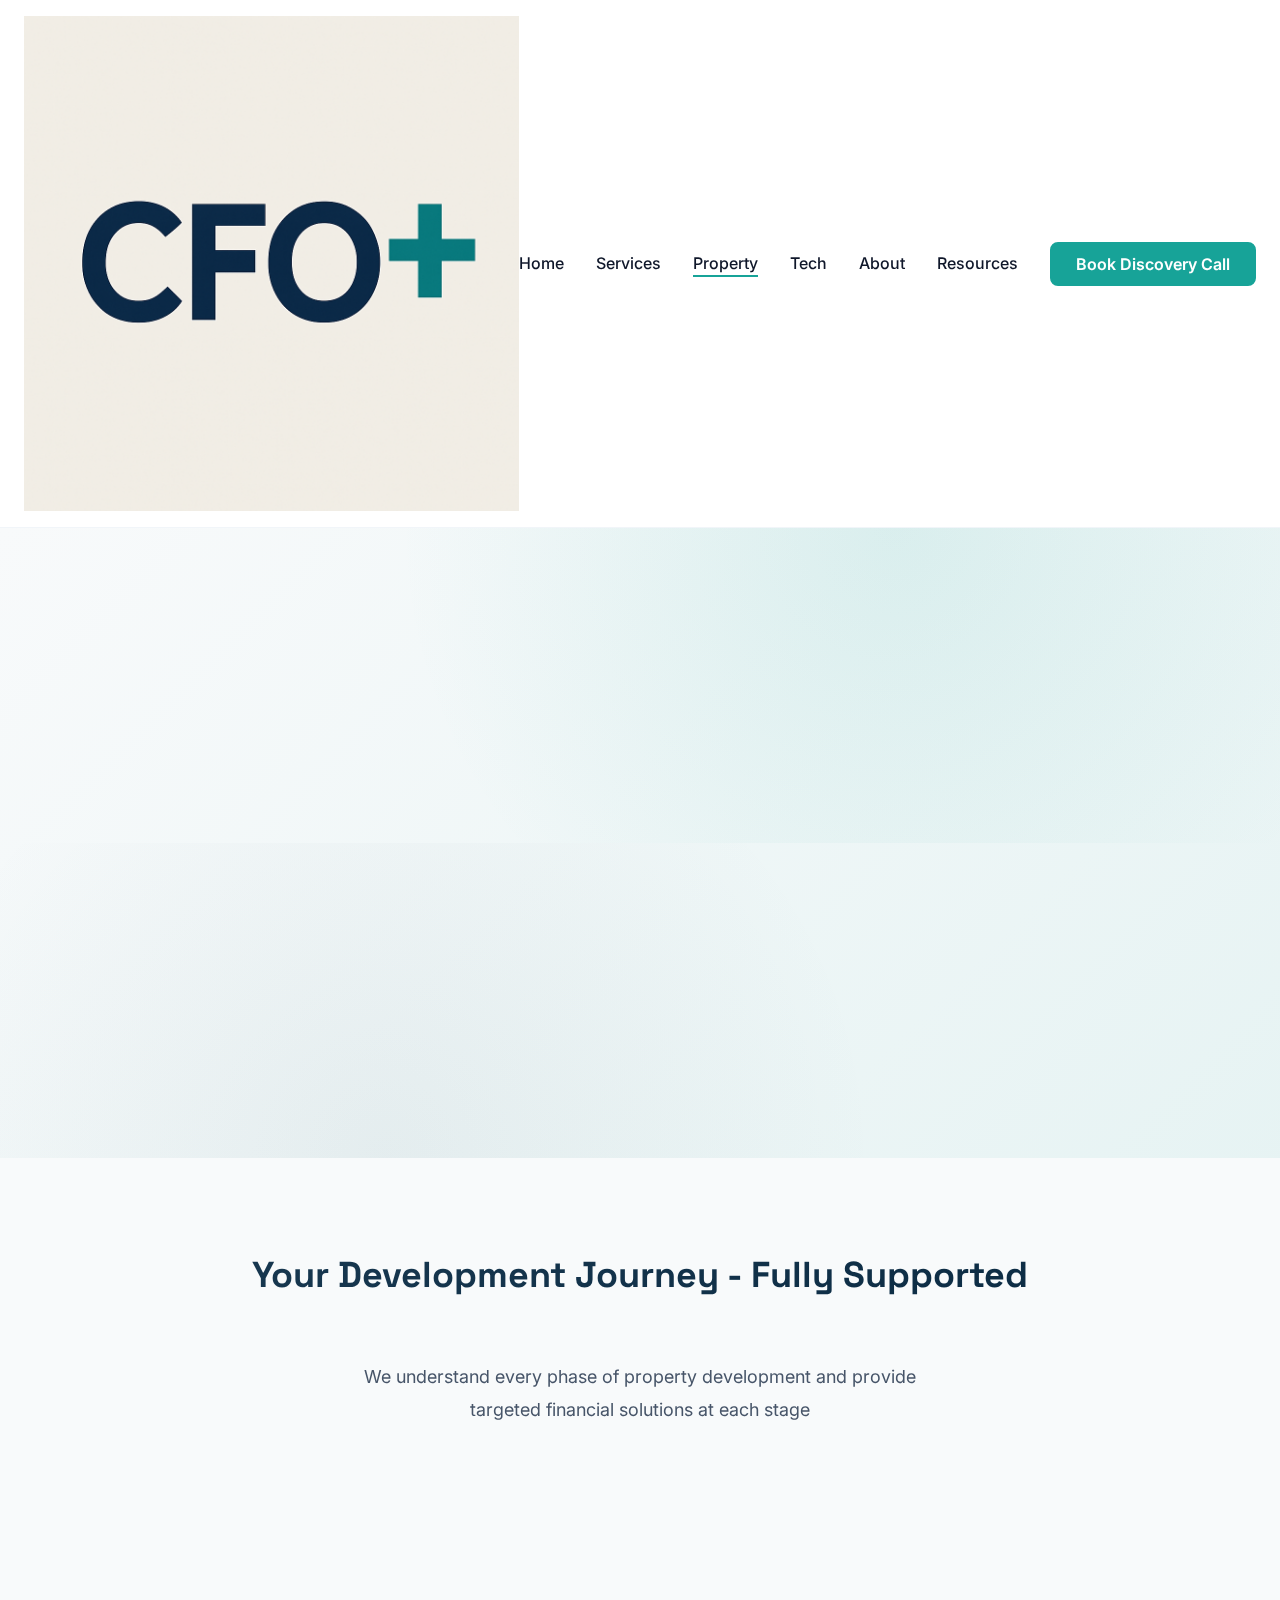
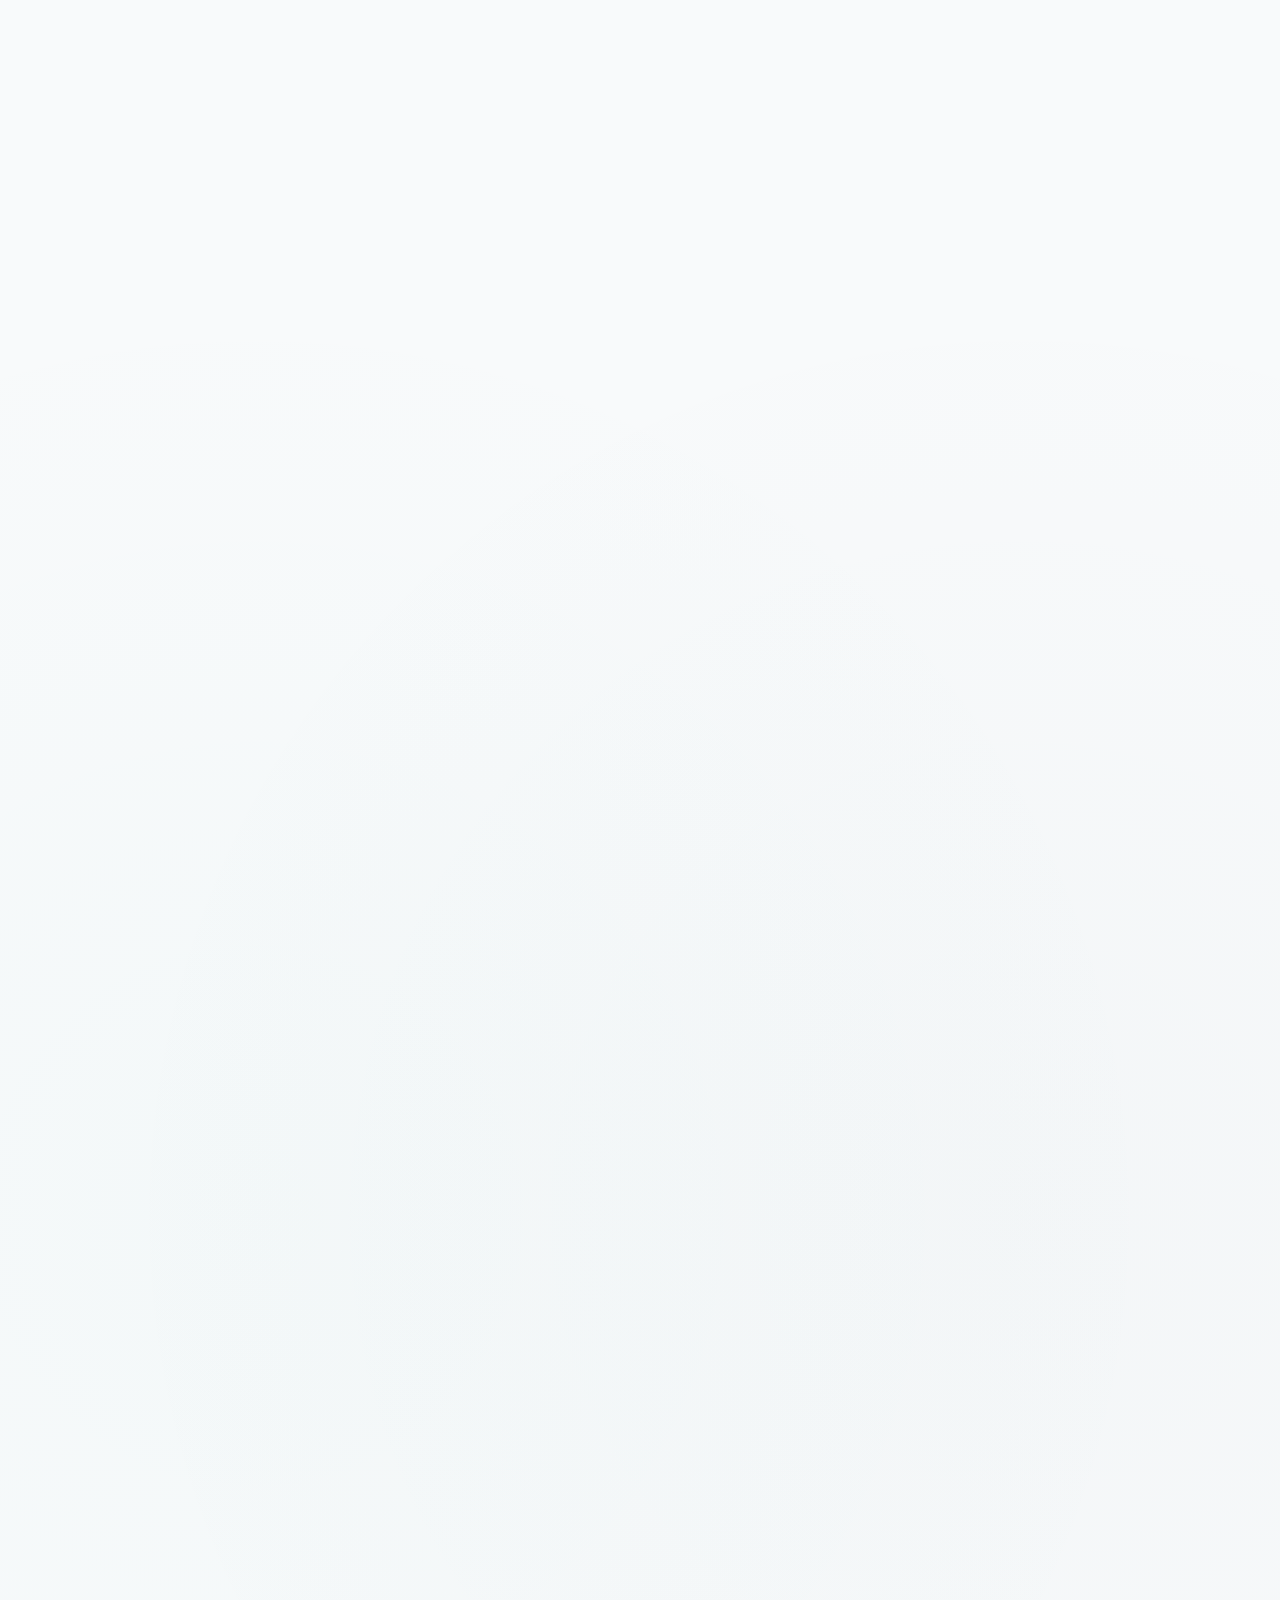
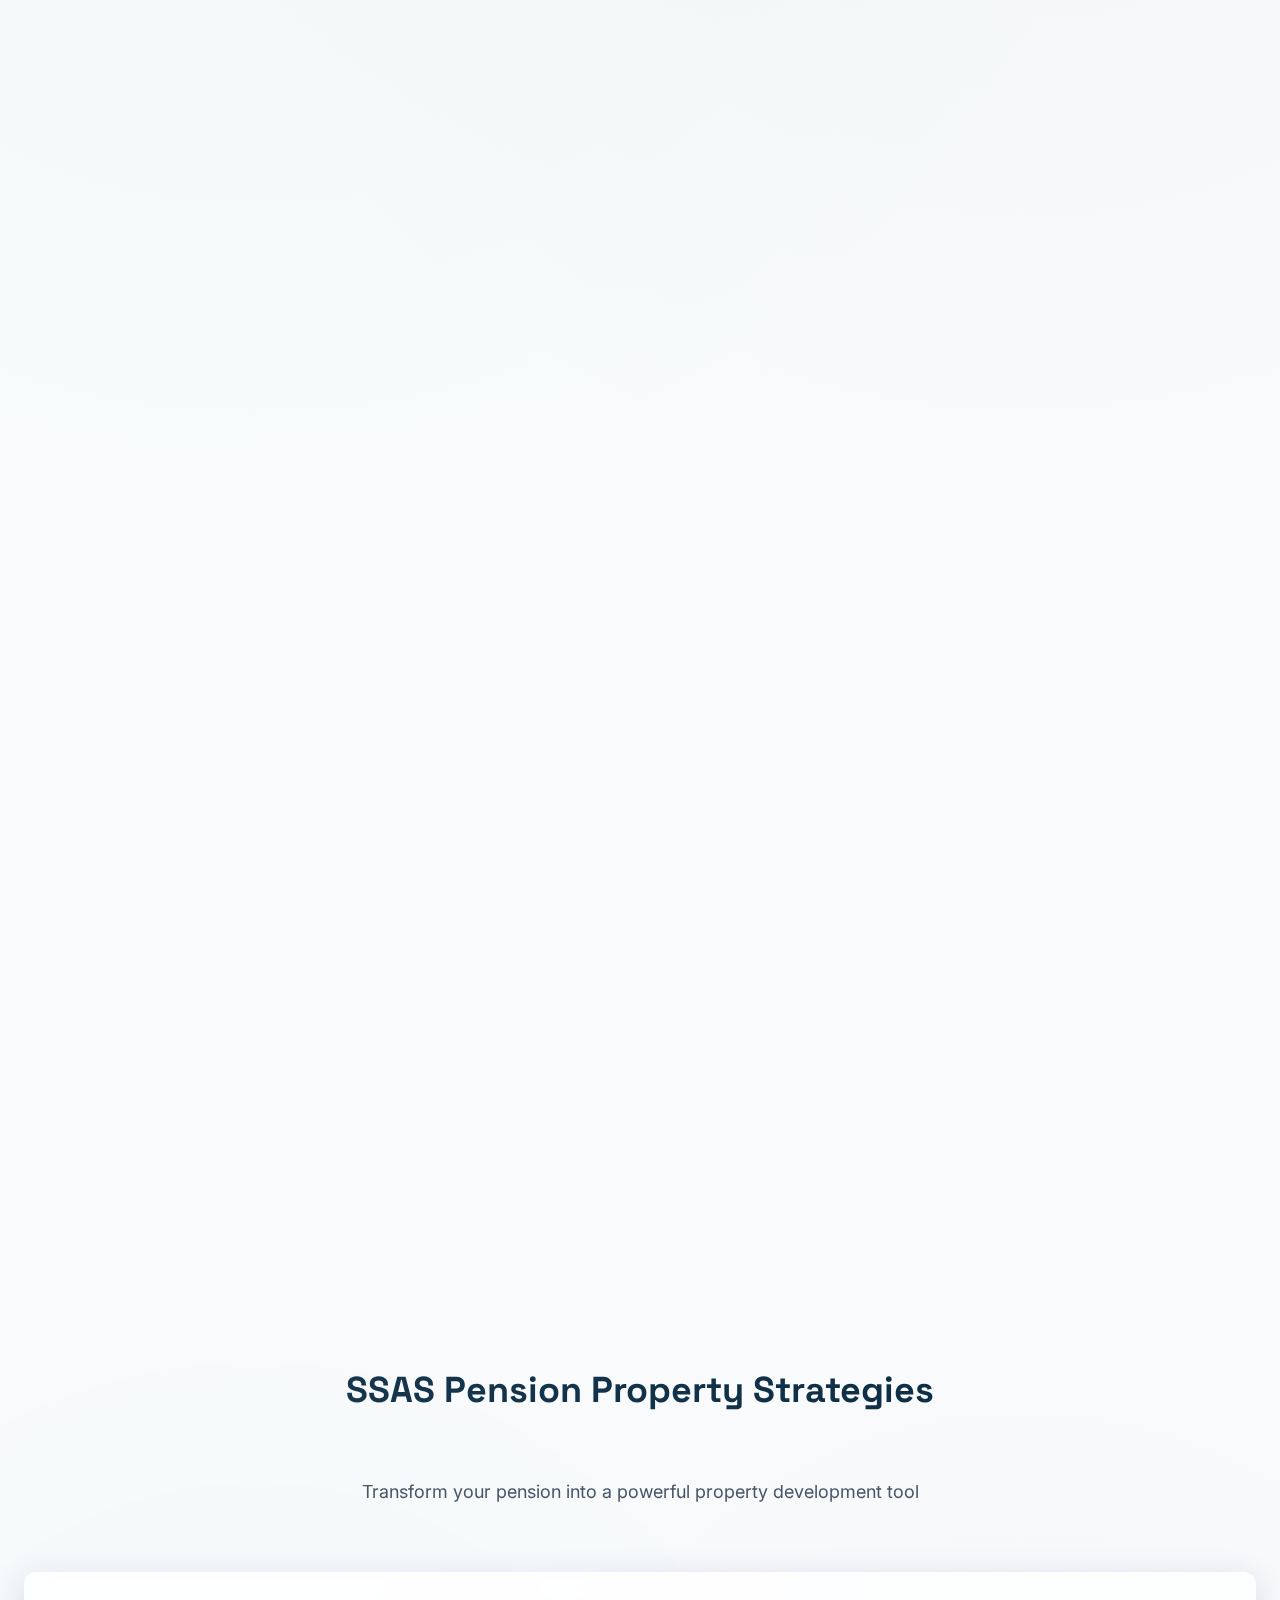
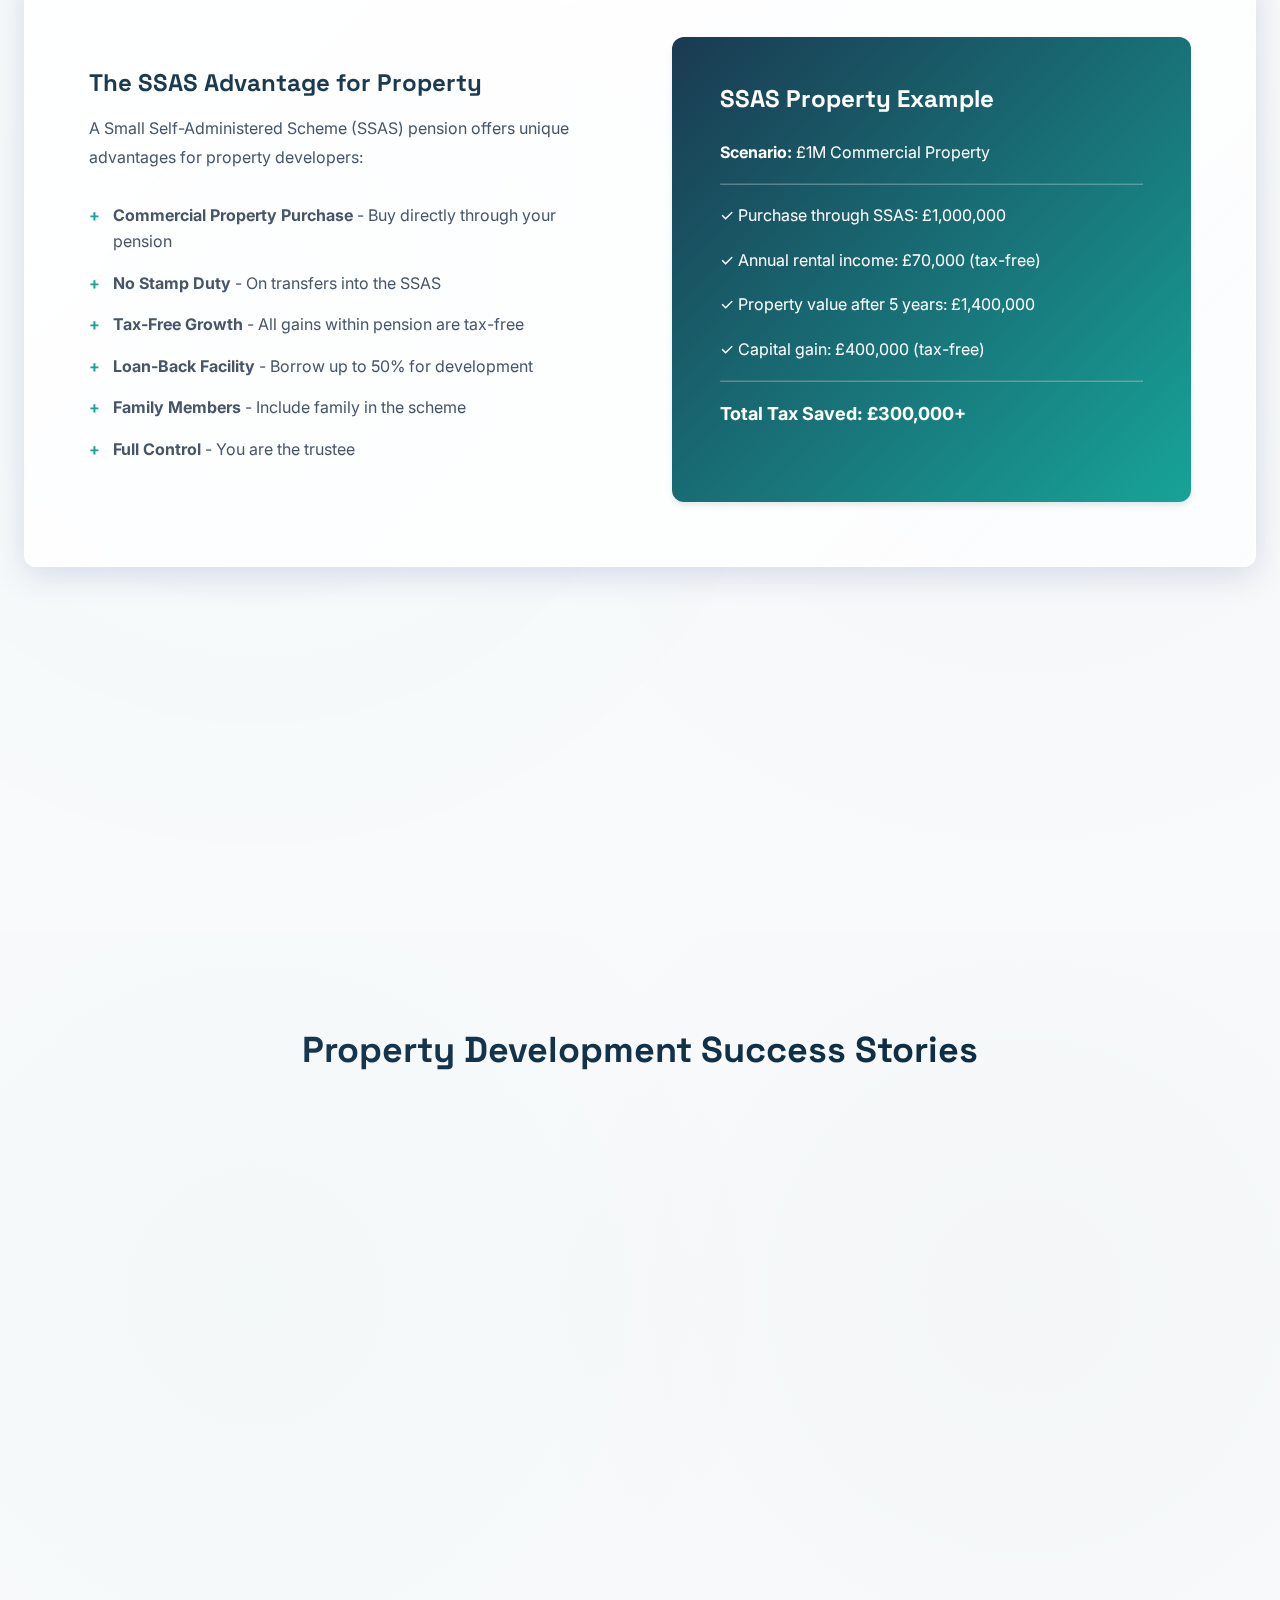
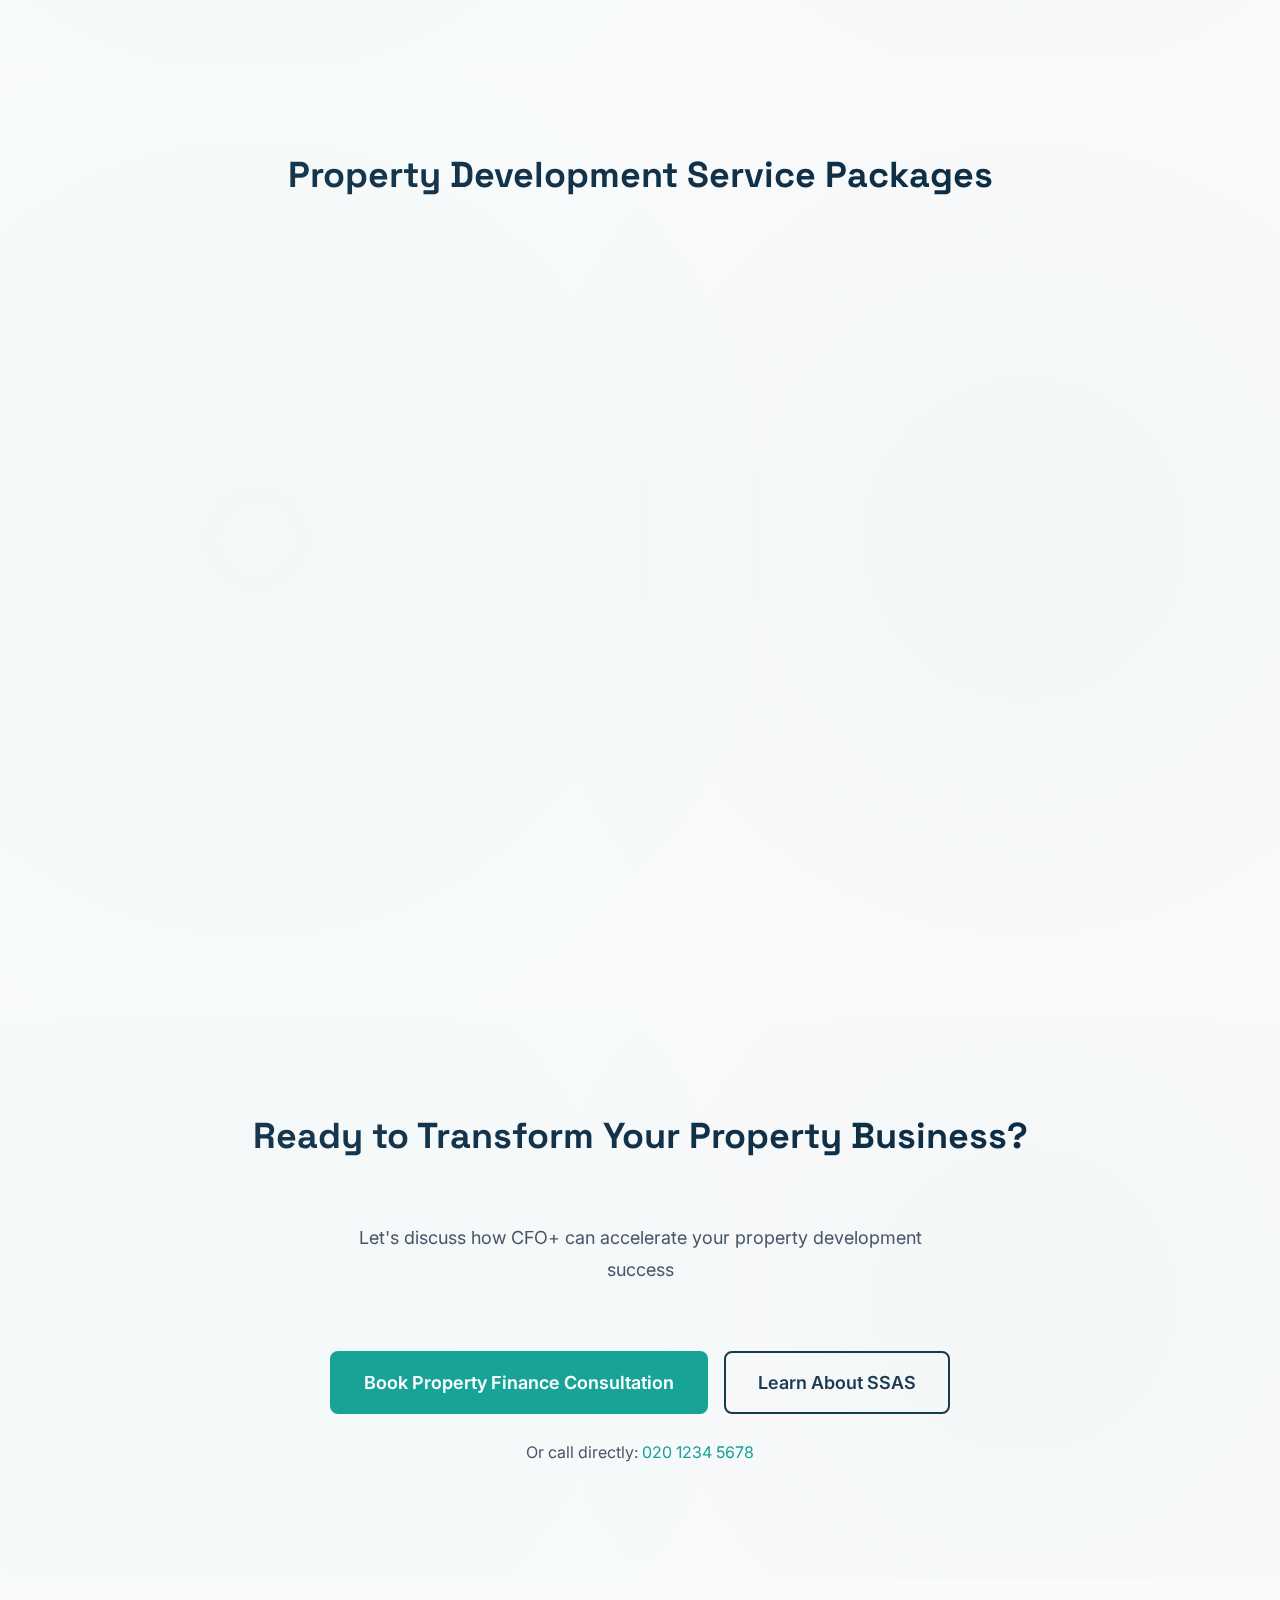
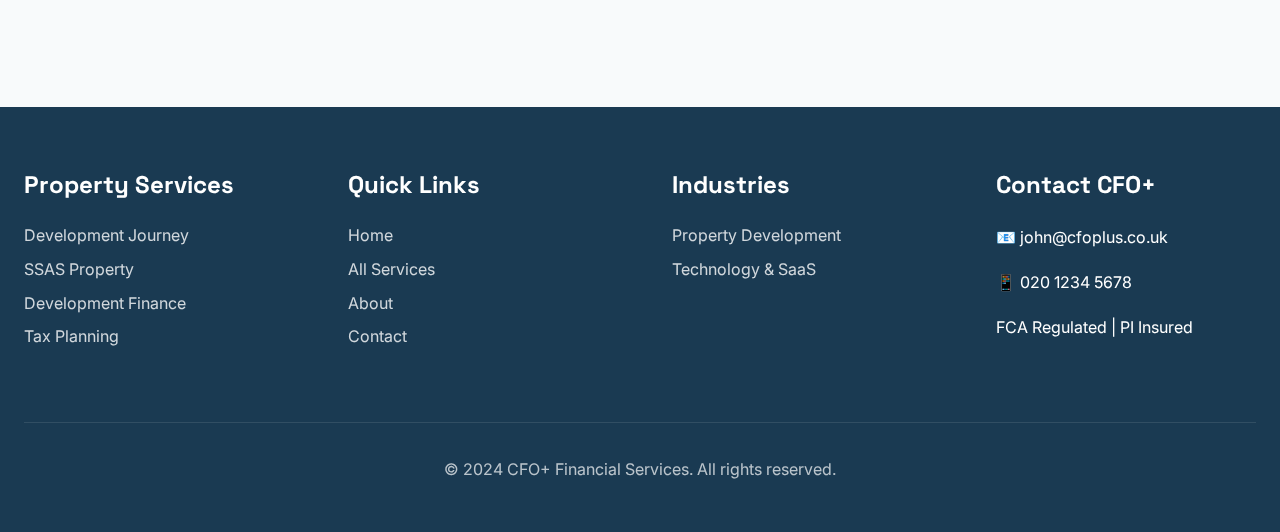
<file: industries/property.html>
<!DOCTYPE html>
<html lang="en">
<head>
    <meta charset="UTF-8">
    <meta name="viewport" content="width=device-width, initial-scale=1.0">
    <meta name="description" content="CFO+ provides specialized financial services for property developers. From land acquisition to development exit, we offer comprehensive finance solutions including SSAS pensions and tax planning.">
    <meta name="keywords" content="property development finance, SSAS property, development funding, land acquisition, planning gain tax">
    
    <!-- Open Graph Meta Tags -->
    <meta property="og:title" content="Property Development Services | CFO+">
    <meta property="og:description" content="Complete financial solutions for property developers. Land acquisition, development finance, SSAS strategies, and tax optimization.">
    <meta property="og:type" content="website">
    
    <title>Property Development Services | CFO+ Financial Solutions</title>
    
    <!-- Google Fonts -->
    <link rel="preconnect" href="https://fonts.googleapis.com">
    <link rel="preconnect" href="https://fonts.gstatic.com" crossorigin>
    <link href="https://fonts.googleapis.com/css2?family=Space+Grotesk:wght@400;600;700;800&family=Inter:wght@400;500;600;700&display=swap" rel="stylesheet">
    
    <!-- CSS -->
    <link rel="stylesheet" href="../css/main.css">
</head>
<body>
    <!-- Navigation -->
    <nav class="navbar">
        <div class="container navbar-container">
            <a href="/" class="navbar-brand">
                <img src="../images/cfo-logo.png" alt="CFO+ Logo" class="navbar-logo">
            </a>
            
            <button class="navbar-toggle" id="navbarToggle" aria-label="Toggle navigation">
                <span></span>
                <span></span>
                <span></span>
            </button>
            
            <ul class="navbar-nav" id="navbarNav">
                <li><a href="../index.html" class="navbar-link">Home</a></li>
                <li><a href="../services.html" class="navbar-link">Services</a></li>
                <li><a href="property.html" class="navbar-link active">Property</a></li>
                <li><a href="tech.html" class="navbar-link">Tech</a></li>
                <li><a href="../about.html" class="navbar-link">About</a></li>
                <li><a href="../resources.html" class="navbar-link">Resources</a></li>
                <li><a href="../contact.html" class="btn btn-accent">Book Discovery Call</a></li>
            </ul>
        </div>
    </nav>

    <!-- Hero Section -->
    <section class="hero" style="min-height: 70vh;">
        <div class="container hero-content">
            <h1 class="hero-title fade-in">Property Development Finance Excellence</h1>
            <p class="hero-subtitle slide-up">From land acquisition to development exit, we provide the complete financial infrastructure for property developers to thrive</p>
            
            <div class="hero-cta btn-group slide-up">
                <a href="../contact.html" class="btn btn-accent btn-lg">Get Development Finance Support</a>
                <a href="#journey" class="btn btn-outline btn-lg">View Our Process</a>
            </div>
            
            <div class="hero-stats mt-xl fade-in">
                <span class="text-accent">£100M+ Projects Financed</span> | 
                <span class="text-accent">50+ Developments Completed</span> | 
                <span class="text-accent">SSAS Property Specialists</span>
            </div>
        </div>
    </section>

    <!-- Development Journey -->
    <section class="section" id="journey">
        <div class="container">
            <h2 class="section-title">Your Development Journey - Fully Supported</h2>
            <p class="section-subtitle">We understand every phase of property development and provide targeted financial solutions at each stage</p>
            
            <div style="margin-top: var(--space-3xl);">
                <!-- Stage 1: Land Acquisition -->
                <div class="grid grid-cols-2" style="align-items: center; gap: var(--space-3xl); margin-bottom: var(--space-4xl);">
                    <div class="fade-in">
                        <div class="service-icon" style="margin-bottom: var(--space-lg);">🏗️</div>
                        <h3 style="color: var(--color-primary); margin-bottom: var(--space-lg);">Stage 1: Land Acquisition</h3>
                        <p class="card-description">Smart funding strategies for land purchases that preserve your capital and maximize returns.</p>
                        <ul class="service-list mt-lg">
                            <li><strong>Bridging Finance</strong> - Quick access to capital for time-sensitive deals</li>
                            <li><strong>SSAS Pension Funding</strong> - Use pension funds for land purchase tax-efficiently</li>
                            <li><strong>Joint Venture Structuring</strong> - Partner arrangements that protect your interests</li>
                            <li><strong>Option Agreements</strong> - Structure deals to minimize upfront capital</li>
                            <li><strong>SPV Setup</strong> - Ring-fence each project for optimal structure</li>
                        </ul>
                    </div>
                    <div class="card card-glass scale-in" style="padding: var(--space-2xl);">
                        <h4 class="card-title">Land Deal Calculator</h4>
                        <p class="text-light mb-lg">Quick assessment of your land deal viability</p>
                        <div style="padding: var(--space-lg); background: var(--color-background); border-radius: var(--radius-lg);">
                            <p><strong>Purchase Price:</strong> £2,000,000</p>
                            <p><strong>Planning Uplift:</strong> £3,500,000</p>
                            <p><strong>Development Costs:</strong> £4,000,000</p>
                            <p><strong>GDV:</strong> £12,000,000</p>
                            <p class="mt-lg text-accent"><strong>Projected Profit:</strong> £2,500,000 (20.8%)</p>
                        </div>
                        <a href="../contact.html" class="btn btn-primary mt-lg" style="width: 100%;">Get Detailed Analysis</a>
                    </div>
                </div>

                <!-- Stage 2: Planning & Uplift -->
                <div class="grid grid-cols-2" style="align-items: center; gap: var(--space-3xl); margin-bottom: var(--space-4xl);">
                    <div class="card card-glass scale-in" style="padding: var(--space-2xl);">
                        <h4 class="card-title">Planning Gain Tax Strategy</h4>
                        <p class="text-light mb-lg">Maximize value, minimize tax liability</p>
                        <ul class="service-list">
                            <li>Capital vs Revenue treatment analysis</li>
                            <li>Timing optimization strategies</li>
                            <li>Business Asset Disposal Relief</li>
                            <li>Roll-over relief opportunities</li>
                            <li>Corporate structure advantages</li>
                        </ul>
                        <div class="mt-xl" style="padding: var(--space-md); background: linear-gradient(135deg, var(--color-primary), var(--color-accent)); color: white; border-radius: var(--radius-md);">
                            <p style="margin: 0;"><strong>Average Tax Saving:</strong> £200k+ per project</p>
                        </div>
                    </div>
                    <div class="fade-in">
                        <div class="service-icon" style="margin-bottom: var(--space-lg);">📋</div>
                        <h3 style="color: var(--color-primary); margin-bottom: var(--space-lg);">Stage 2: Planning & Uplift</h3>
                        <p class="card-description">Navigate planning successfully while optimizing the significant value creation and tax implications.</p>
                        <ul class="service-list mt-lg">
                            <li><strong>Planning Finance</strong> - Fund planning costs efficiently</li>
                            <li><strong>S106/CIL Planning</strong> - Negotiate and budget for obligations</li>
                            <li><strong>Tax Structuring</strong> - Optimize for planning gain tax</li>
                            <li><strong>Uplift Valuation</strong> - Professional valuation support</li>
                            <li><strong>Exit Strategy Planning</strong> - Sell with planning or develop?</li>
                        </ul>
                    </div>
                </div>

                <!-- Stage 3: Development Finance -->
                <div class="grid grid-cols-2" style="align-items: center; gap: var(--space-3xl); margin-bottom: var(--space-4xl);">
                    <div class="fade-in">
                        <div class="service-icon" style="margin-bottom: var(--space-lg);">💰</div>
                        <h3 style="color: var(--color-primary); margin-bottom: var(--space-lg);">Stage 3: Development Finance</h3>
                        <p class="card-description">Secure optimal funding mix with the best terms for your development phase.</p>
                        <ul class="service-list mt-lg">
                            <li><strong>Senior Debt Arrangement</strong> - Negotiate best rates and terms</li>
                            <li><strong>Mezzanine Finance</strong> - Bridge the equity gap intelligently</li>
                            <li><strong>Equity Partners</strong> - Structure JVs that work for you</li>
                            <li><strong>SSAS Loan-backs</strong> - Use pension for development capital</li>
                            <li><strong>Cashflow Modeling</strong> - Detailed monthly projections</li>
                        </ul>
                    </div>
                    <div class="card card-glass scale-in" style="padding: var(--space-2xl);">
                        <h4 class="card-title">Funding Stack Example</h4>
                        <div style="margin: var(--space-lg) 0;">
                            <div style="margin-bottom: var(--space-md);">
                                <div style="display: flex; justify-content: space-between;">
                                    <span>Senior Debt (60% LTC)</span>
                                    <strong>£3,600,000</strong>
                                </div>
                                <div style="height: 4px; background: var(--color-primary); margin-top: var(--space-xs);"></div>
                            </div>
                            <div style="margin-bottom: var(--space-md);">
                                <div style="display: flex; justify-content: space-between;">
                                    <span>Mezzanine (20% LTC)</span>
                                    <strong>£1,200,000</strong>
                                </div>
                                <div style="height: 4px; background: var(--color-accent); margin-top: var(--space-xs);"></div>
                            </div>
                            <div>
                                <div style="display: flex; justify-content: space-between;">
                                    <span>Equity (20% LTC)</span>
                                    <strong>£1,200,000</strong>
                                </div>
                                <div style="height: 4px; background: var(--color-success); margin-top: var(--space-xs);"></div>
                            </div>
                        </div>
                        <p class="text-light mt-lg">Total Development Cost: £6,000,000</p>
                    </div>
                </div>

                <!-- Stage 4: Construction -->
                <div class="grid grid-cols-2" style="align-items: center; gap: var(--space-3xl); margin-bottom: var(--space-4xl);">
                    <div class="card card-glass scale-in" style="padding: var(--space-2xl);">
                        <h4 class="card-title">Construction Management</h4>
                        <div class="grid grid-cols-2" style="gap: var(--space-md); margin-top: var(--space-lg);">
                            <div style="text-align: center; padding: var(--space-md); background: var(--color-background); border-radius: var(--radius-md);">
                                <div style="font-size: var(--text-2xl); color: var(--color-accent); font-weight: bold;">Weekly</div>
                                <div class="text-light">Cash Flow Updates</div>
                            </div>
                            <div style="text-align: center; padding: var(--space-md); background: var(--color-background); border-radius: var(--radius-md);">
                                <div style="font-size: var(--text-2xl); color: var(--color-accent); font-weight: bold;">Monthly</div>
                                <div class="text-light">Lender Reporting</div>
                            </div>
                            <div style="text-align: center; padding: var(--space-md); background: var(--color-background); border-radius: var(--radius-md);">
                                <div style="font-size: var(--text-2xl); color: var(--color-accent); font-weight: bold;">Real-time</div>
                                <div class="text-light">Cost Tracking</div>
                            </div>
                            <div style="text-align: center; padding: var(--space-md); background: var(--color-background); border-radius: var(--radius-md);">
                                <div style="font-size: var(--text-2xl); color: var(--color-accent); font-weight: bold;">Proactive</div>
                                <div class="text-light">Issue Resolution</div>
                            </div>
                        </div>
                    </div>
                    <div class="fade-in">
                        <div class="service-icon" style="margin-bottom: var(--space-lg);">🏢</div>
                        <h3 style="color: var(--color-primary); margin-bottom: var(--space-lg);">Stage 4: Construction & Management</h3>
                        <p class="card-description">Keep your development on track financially with rigorous monitoring and management.</p>
                        <ul class="service-list mt-lg">
                            <li><strong>Stage Payment Management</strong> - Optimize draw-downs</li>
                            <li><strong>Cost Control</strong> - Monitor and manage variations</li>
                            <li><strong>QS Liaison</strong> - Coordinate with quantity surveyors</li>
                            <li><strong>Lender Reporting</strong> - Keep funders informed</li>
                            <li><strong>VAT Management</strong> - Optimize VAT position</li>
                        </ul>
                    </div>
                </div>

                <!-- Stage 5: Exit Strategy -->
                <div class="grid grid-cols-2" style="align-items: center; gap: var(--space-3xl);">
                    <div class="fade-in">
                        <div class="service-icon" style="margin-bottom: var(--space-lg);">🎯</div>
                        <h3 style="color: var(--color-primary); margin-bottom: var(--space-lg);">Stage 5: Exit Strategy</h3>
                        <p class="card-description">Maximize returns through intelligent exit planning and tax optimization.</p>
                        <ul class="service-list mt-lg">
                            <li><strong>Sales Strategy</strong> - Bulk sale vs individual units</li>
                            <li><strong>Tax Optimization</strong> - Minimize CGT and corporation tax</li>
                            <li><strong>Refinance Options</strong> - Hold for rental income</li>
                            <li><strong>Profit Extraction</strong> - Tax-efficient profit distribution</li>
                            <li><strong>Next Project Planning</strong> - Roll profits efficiently</li>
                        </ul>
                    </div>
                    <div class="card card-glass scale-in" style="padding: var(--space-2xl);">
                        <h4 class="card-title">Exit Options Analysis</h4>
                        <div style="margin: var(--space-lg) 0;">
                            <div style="padding: var(--space-md); border-left: 3px solid var(--color-primary); margin-bottom: var(--space-md);">
                                <strong>Option 1: Bulk Sale</strong>
                                <p class="text-light mt-sm">Sell entire development to investor<br>
                                Quick exit, lower margin</p>
                            </div>
                            <div style="padding: var(--space-md); border-left: 3px solid var(--color-accent); margin-bottom: var(--space-md);">
                                <strong>Option 2: Individual Sales</strong>
                                <p class="text-light mt-sm">Sell units individually<br>
                                Higher margin, longer timeline</p>
                            </div>
                            <div style="padding: var(--space-md); border-left: 3px solid var(--color-success);">
                                <strong>Option 3: Hold & Refinance</strong>
                                <p class="text-light mt-sm">Keep for rental income<br>
                                Long-term wealth building</p>
                            </div>
                        </div>
                    </div>
                </div>
            </div>
        </div>
    </section>

    <!-- SSAS Property Section -->
    <section class="section bg-surface">
        <div class="container">
            <h2 class="section-title">SSAS Pension Property Strategies</h2>
            <p class="section-subtitle">Transform your pension into a powerful property development tool</p>
            
            <div class="card card-glass mt-3xl" style="padding: var(--space-3xl);">
                <div class="grid grid-cols-2" style="gap: var(--space-3xl); align-items: center;">
                    <div>
                        <h3 class="card-title">The SSAS Advantage for Property</h3>
                        <p class="card-description">A Small Self-Administered Scheme (SSAS) pension offers unique advantages for property developers:</p>
                        <ul class="service-list mt-lg">
                            <li><strong>Commercial Property Purchase</strong> - Buy directly through your pension</li>
                            <li><strong>No Stamp Duty</strong> - On transfers into the SSAS</li>
                            <li><strong>Tax-Free Growth</strong> - All gains within pension are tax-free</li>
                            <li><strong>Loan-Back Facility</strong> - Borrow up to 50% for development</li>
                            <li><strong>Family Members</strong> - Include family in the scheme</li>
                            <li><strong>Full Control</strong> - You are the trustee</li>
                        </ul>
                    </div>
                    <div>
                        <div class="card" style="background: linear-gradient(135deg, var(--color-primary), var(--color-accent)); color: white; padding: var(--space-2xl);">
                            <h4 style="color: white; margin-bottom: var(--space-lg);">SSAS Property Example</h4>
                            <div style="margin-bottom: var(--space-lg);">
                                <p style="margin-bottom: var(--space-sm);"><strong>Scenario:</strong> £1M Commercial Property</p>
                                <hr style="opacity: 0.3; margin: var(--space-md) 0;">
                                <p>✓ Purchase through SSAS: £1,000,000</p>
                                <p>✓ Annual rental income: £70,000 (tax-free)</p>
                                <p>✓ Property value after 5 years: £1,400,000</p>
                                <p>✓ Capital gain: £400,000 (tax-free)</p>
                                <hr style="opacity: 0.3; margin: var(--space-md) 0;">
                                <p style="font-size: var(--text-lg);"><strong>Total Tax Saved: £300,000+</strong></p>
                            </div>
                        </div>
                    </div>
                </div>
            </div>
            
            <div class="grid grid-cols-3 mt-3xl">
                <div class="card scale-in">
                    <div class="service-icon">1</div>
                    <h4 class="service-title">SSAS Setup</h4>
                    <p class="card-description">We establish your SSAS pension with full HMRC approval and compliance.</p>
                </div>
                
                <div class="card scale-in">
                    <div class="service-icon">2</div>
                    <h4 class="service-title">Property Strategy</h4>
                    <p class="card-description">Identify optimal properties and structure purchases for maximum tax efficiency.</p>
                </div>
                
                <div class="card scale-in">
                    <div class="service-icon">3</div>
                    <h4 class="service-title">Ongoing Management</h4>
                    <p class="card-description">Complete administration, compliance, and strategic advice for your SSAS.</p>
                </div>
            </div>
        </div>
    </section>

    <!-- Case Studies -->
    <section class="section">
        <div class="container">
            <h2 class="section-title">Property Development Success Stories</h2>
            
            <div class="grid grid-cols-3 mt-3xl">
                <div class="card fade-in">
                    <h4 class="card-title">Residential Development</h4>
                    <p class="text-accent mb-md">12-Unit Apartment Complex</p>
                    <ul class="service-list">
                        <li>Land cost: £1.2M</li>
                        <li>Development cost: £2.8M</li>
                        <li>GDV: £6.5M</li>
                        <li>Profit: £2.5M (38%)</li>
                    </ul>
                    <p class="mt-lg text-light"><em>"CFO+ structured our finance perfectly and saved us £180k in tax"</em></p>
                </div>
                
                <div class="card fade-in">
                    <h4 class="card-title">Mixed-Use Scheme</h4>
                    <p class="text-accent mb-md">Retail & Residential Project</p>
                    <ul class="service-list">
                        <li>Total investment: £8M</li>
                        <li>SSAS funding: £2M</li>
                        <li>Planning gain: £3M</li>
                        <li>Tax saved: £450k</li>
                    </ul>
                    <p class="mt-lg text-light"><em>"The SSAS strategy was game-changing for our portfolio"</em></p>
                </div>
                
                <div class="card fade-in">
                    <h4 class="card-title">Land Banking</h4>
                    <p class="text-accent mb-md">Strategic Land Portfolio</p>
                    <ul class="service-list">
                        <li>5 sites acquired</li>
                        <li>Option agreements used</li>
                        <li>Planning secured on 3</li>
                        <li>400% value uplift</li>
                    </ul>
                    <p class="mt-lg text-light"><em>"John's strategic advice transformed our business model"</em></p>
                </div>
            </div>
        </div>
    </section>

    <!-- Service Packages -->
    <section class="section bg-surface">
        <div class="container">
            <h2 class="section-title">Property Development Service Packages</h2>
            
            <div class="grid grid-cols-3 mt-3xl">
                <div class="card scale-in">
                    <h3 class="card-title">Land+ Package</h3>
                    <p class="text-accent mb-lg">For Land Acquisition</p>
                    <ul class="service-list">
                        <li>Deal structure analysis</li>
                        <li>Funding arrangement</li>
                        <li>SPV setup</li>
                        <li>Tax planning</li>
                        <li>SSAS consultation</li>
                    </ul>
                    <div class="mt-xl">
                        <p class="text-light">Fixed Fee From</p>
                        <p style="font-size: var(--text-2xl); color: var(--color-primary); font-weight: bold;">£2,500</p>
                        <p class="text-light">per project</p>
                    </div>
                    <a href="../contact.html" class="btn btn-primary mt-lg" style="width: 100%;">Get Started</a>
                </div>
                
                <div class="card card-glass scale-in">
                    <h3 class="card-title">Development+ Package</h3>
                    <p class="text-accent mb-lg">Full Development Support</p>
                    <ul class="service-list">
                        <li>Everything in Land+</li>
                        <li>Development finance</li>
                        <li>Cash flow management</li>
                        <li>Lender liaison</li>
                        <li>Monthly reporting</li>
                        <li>Exit planning</li>
                    </ul>
                    <div class="mt-xl">
                        <p class="text-light">Project Fee From</p>
                        <p style="font-size: var(--text-2xl); color: var(--color-primary); font-weight: bold;">£5,000</p>
                        <p class="text-light">plus monthly retainer</p>
                    </div>
                    <a href="../contact.html" class="btn btn-accent mt-lg" style="width: 100%;">Get Started</a>
                </div>
                
                <div class="card scale-in">
                    <h3 class="card-title">Portfolio+ Package</h3>
                    <p class="text-accent mb-lg">Multiple Projects</p>
                    <ul class="service-list">
                        <li>Portfolio CFO service</li>
                        <li>All project support</li>
                        <li>Group structuring</li>
                        <li>Consolidated reporting</li>
                        <li>Strategic planning</li>
                        <li>Priority support</li>
                    </ul>
                    <div class="mt-xl">
                        <p class="text-light">Monthly Retainer From</p>
                        <p style="font-size: var(--text-2xl); color: var(--color-primary); font-weight: bold;">£2,000</p>
                        <p class="text-light">per month</p>
                    </div>
                    <a href="../contact.html" class="btn btn-primary mt-lg" style="width: 100%;">Get Started</a>
                </div>
            </div>
        </div>
    </section>

    <!-- CTA Section -->
    <section class="section">
        <div class="container text-center">
            <h2 class="section-title">Ready to Transform Your Property Business?</h2>
            <p class="section-subtitle">Let's discuss how CFO+ can accelerate your property development success</p>
            
            <div class="btn-group mt-xl" style="justify-content: center;">
                <a href="../contact.html" class="btn btn-accent btn-lg">Book Property Finance Consultation</a>
                <a href="../services.html#ssas" class="btn btn-outline btn-lg">Learn About SSAS</a>
            </div>
            
            <p class="mt-lg text-light">Or call directly: <a href="tel:+442012345678" class="text-accent">020 1234 5678</a></p>
        </div>
    </section>

    <!-- Footer -->
    <footer class="footer">
        <div class="container">
            <div class="footer-content">
                <div class="footer-section">
                    <h4>Property Services</h4>
                    <ul class="footer-links">
                        <li><a href="#journey">Development Journey</a></li>
                        <li><a href="../services.html#ssas">SSAS Property</a></li>
                        <li><a href="../services.html#property">Development Finance</a></li>
                        <li><a href="../services.html#tax">Tax Planning</a></li>
                    </ul>
                </div>
                
                <div class="footer-section">
                    <h4>Quick Links</h4>
                    <ul class="footer-links">
                        <li><a href="../index.html">Home</a></li>
                        <li><a href="../services.html">All Services</a></li>
                        <li><a href="../about.html">About</a></li>
                        <li><a href="../contact.html">Contact</a></li>
                    </ul>
                </div>
                
                <div class="footer-section">
                    <h4>Industries</h4>
                    <ul class="footer-links">
                        <li><a href="property.html">Property Development</a></li>
                        <li><a href="tech.html">Technology & SaaS</a></li>
                    </ul>
                </div>
                
                <div class="footer-section">
                    <h4>Contact CFO+</h4>
                    <p>📧 john@cfoplus.co.uk</p>
                    <p>📱 020 1234 5678</p>
                    <p>FCA Regulated | PI Insured</p>
                </div>
            </div>
            
            <div class="footer-bottom">
                <p>&copy; 2024 CFO+ Financial Services. All rights reserved.</p>
            </div>
        </div>
    </footer>

    <!-- JavaScript -->
    <script src="../js/main.js"></script>
</body>
</html>
</file>
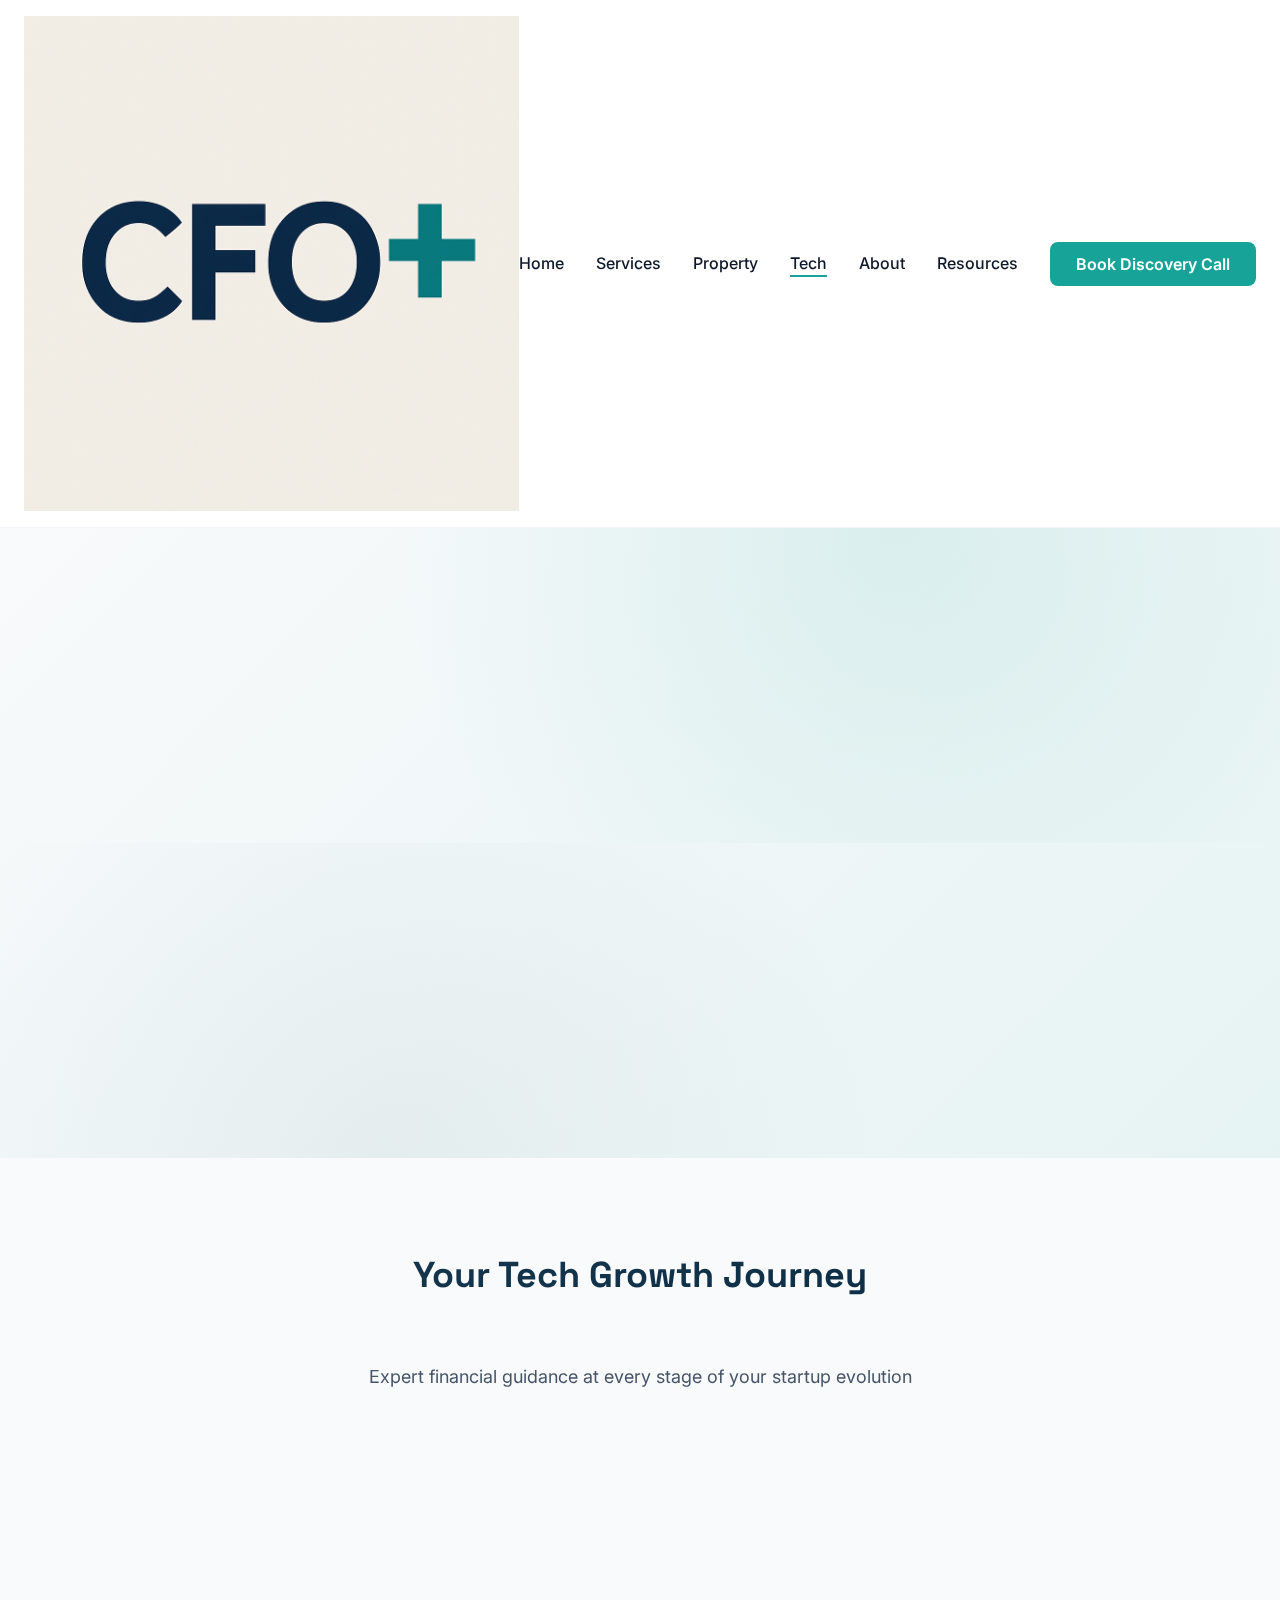
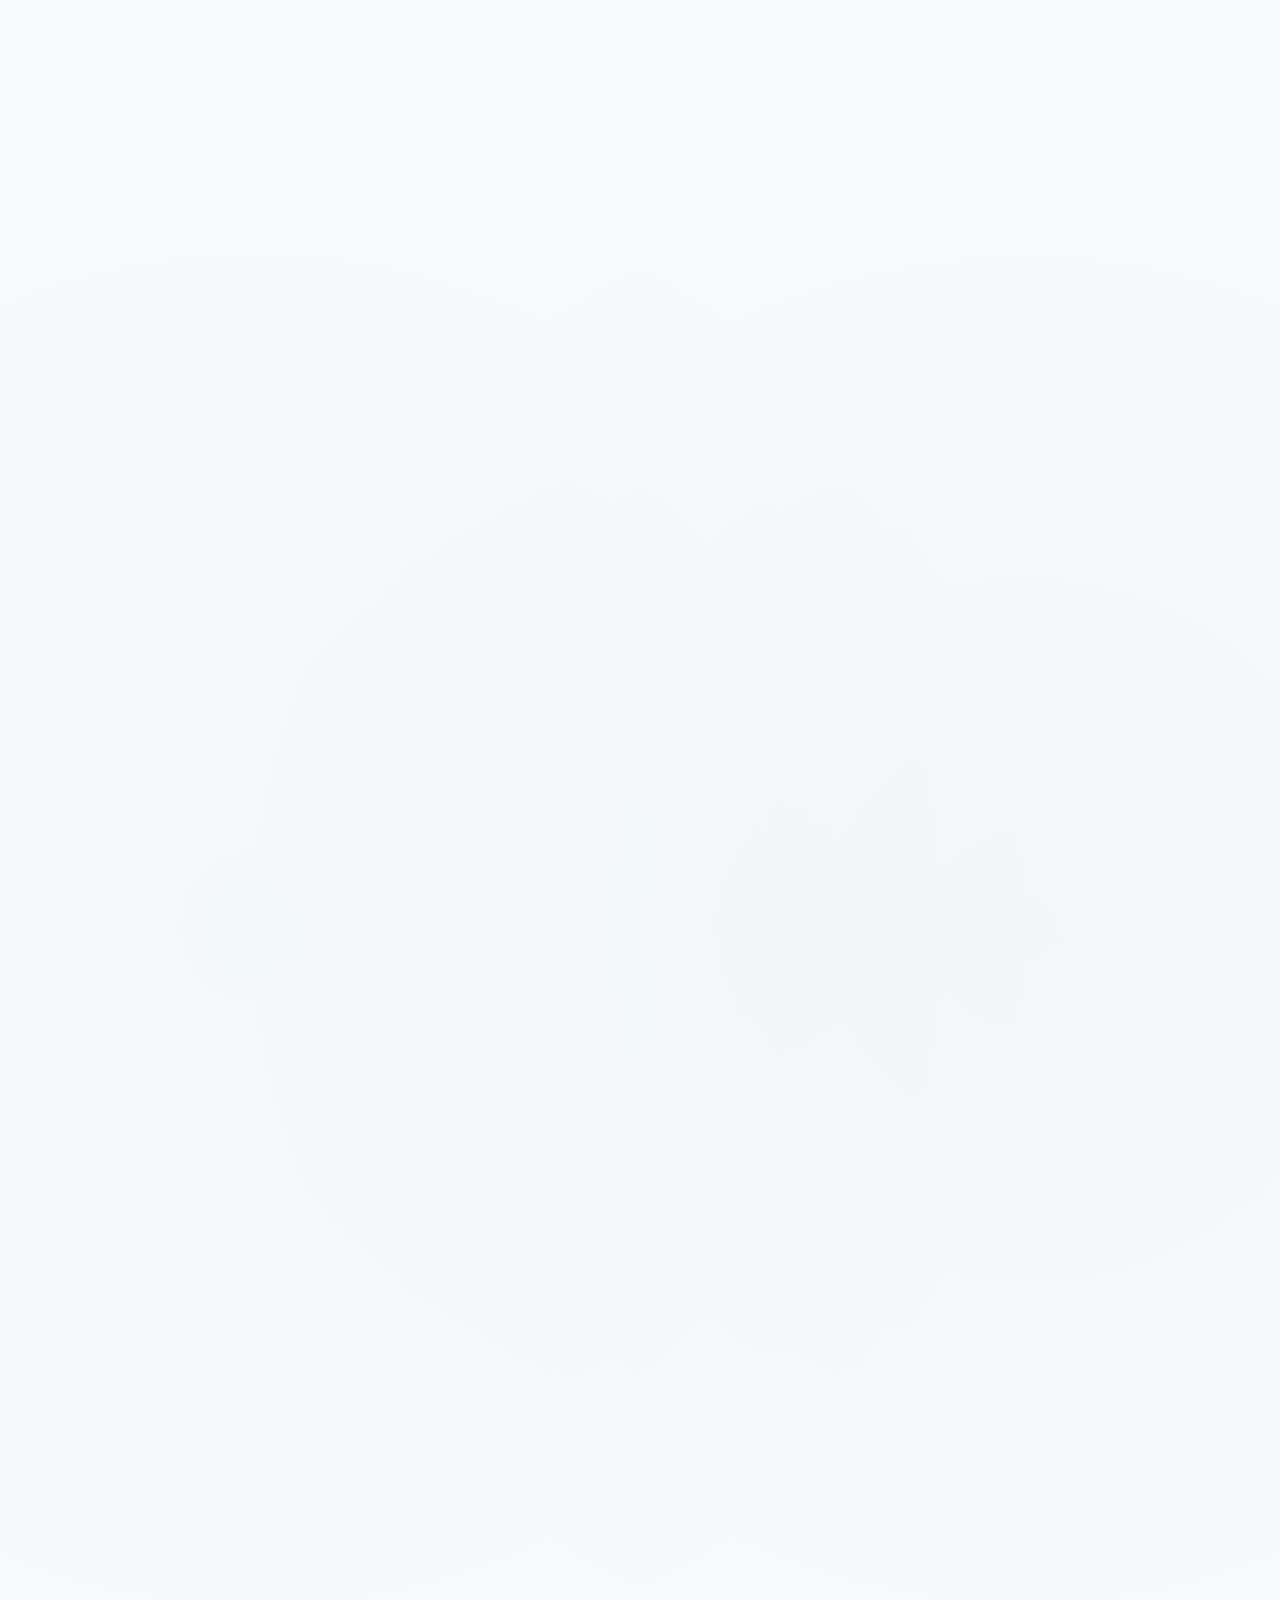
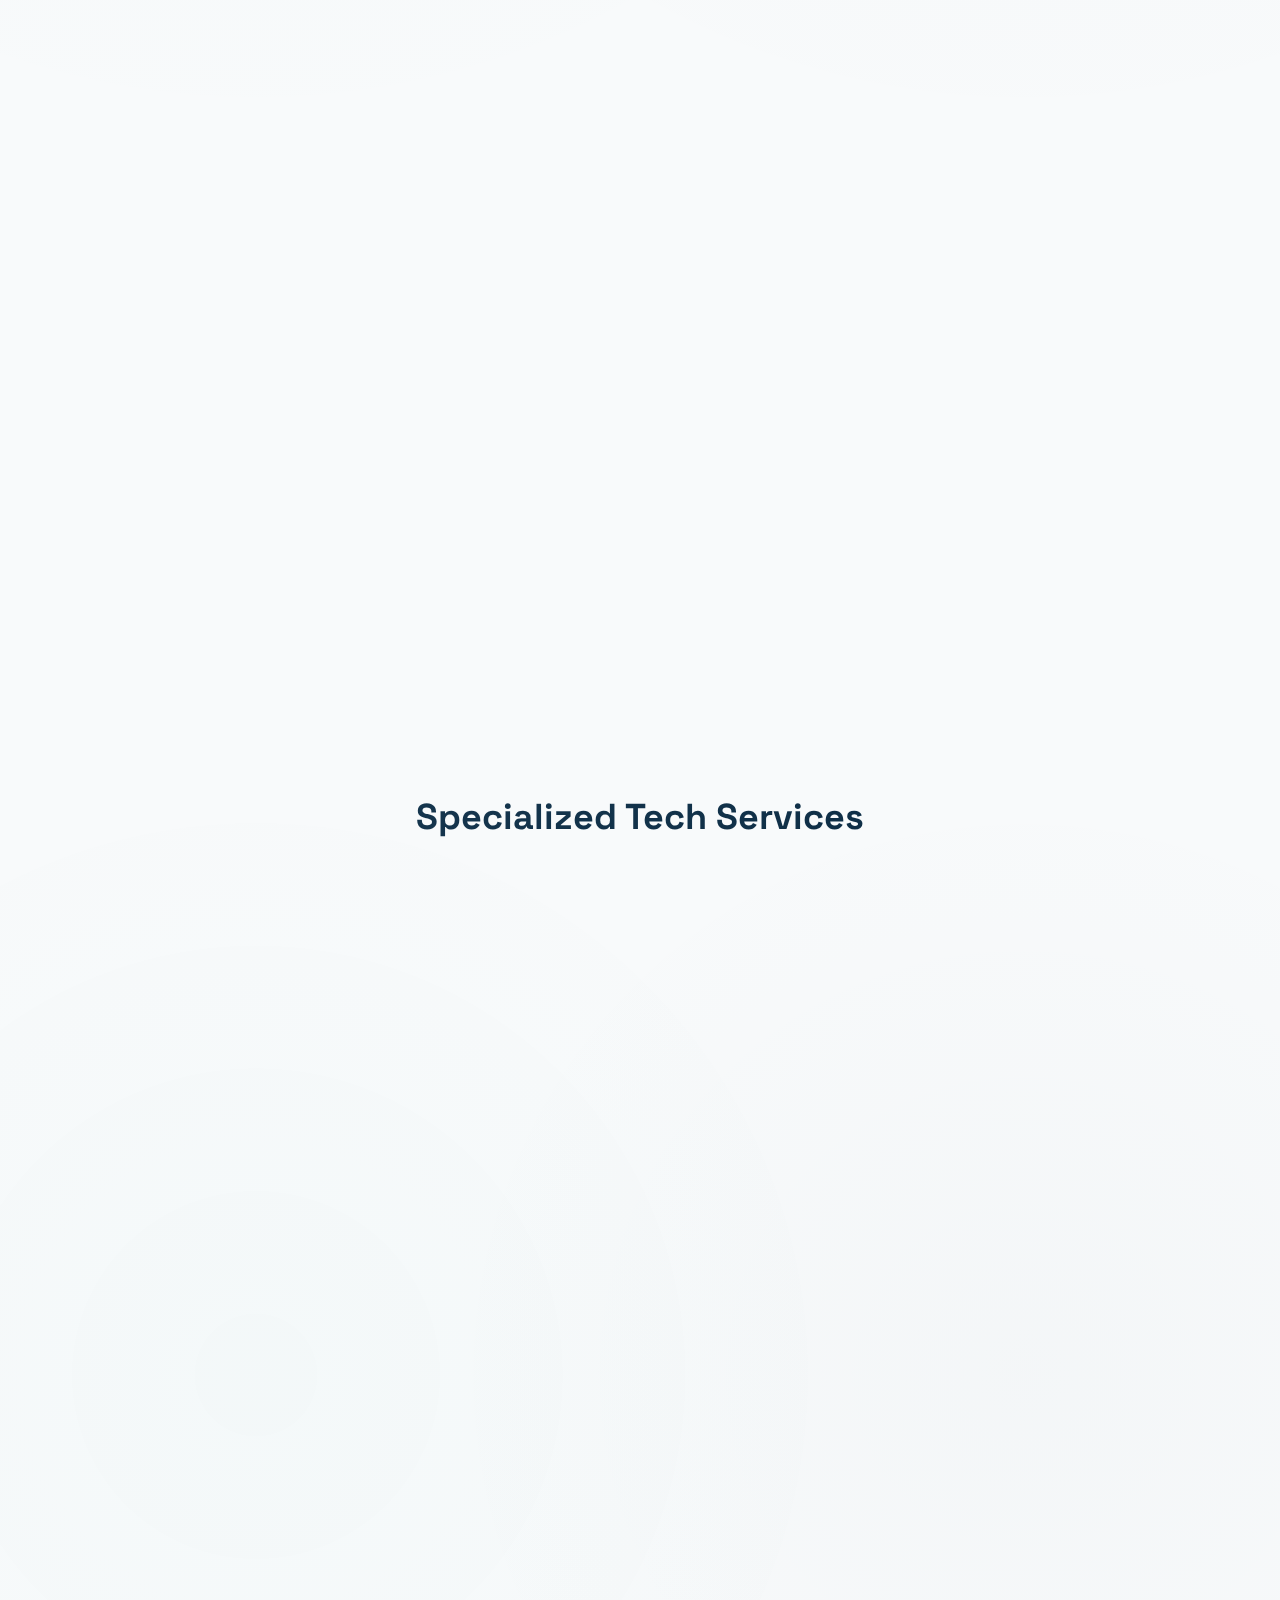
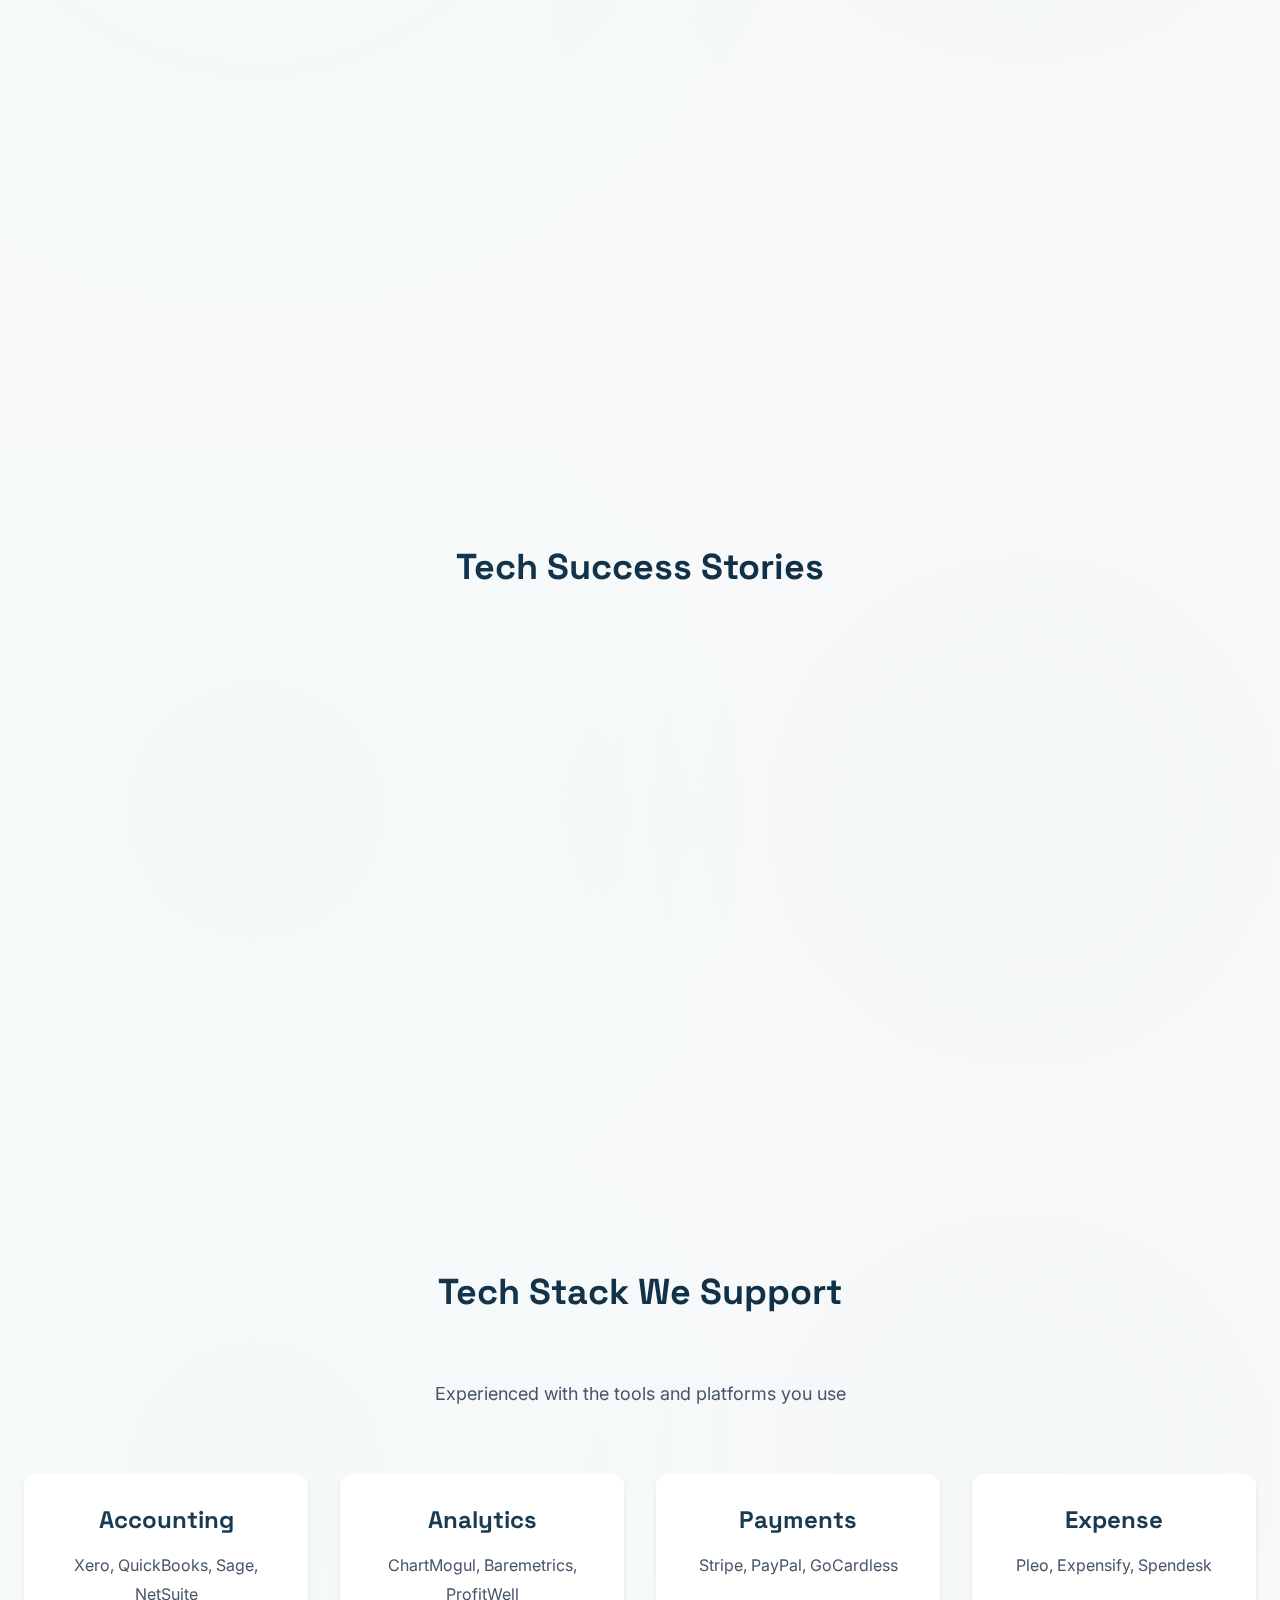
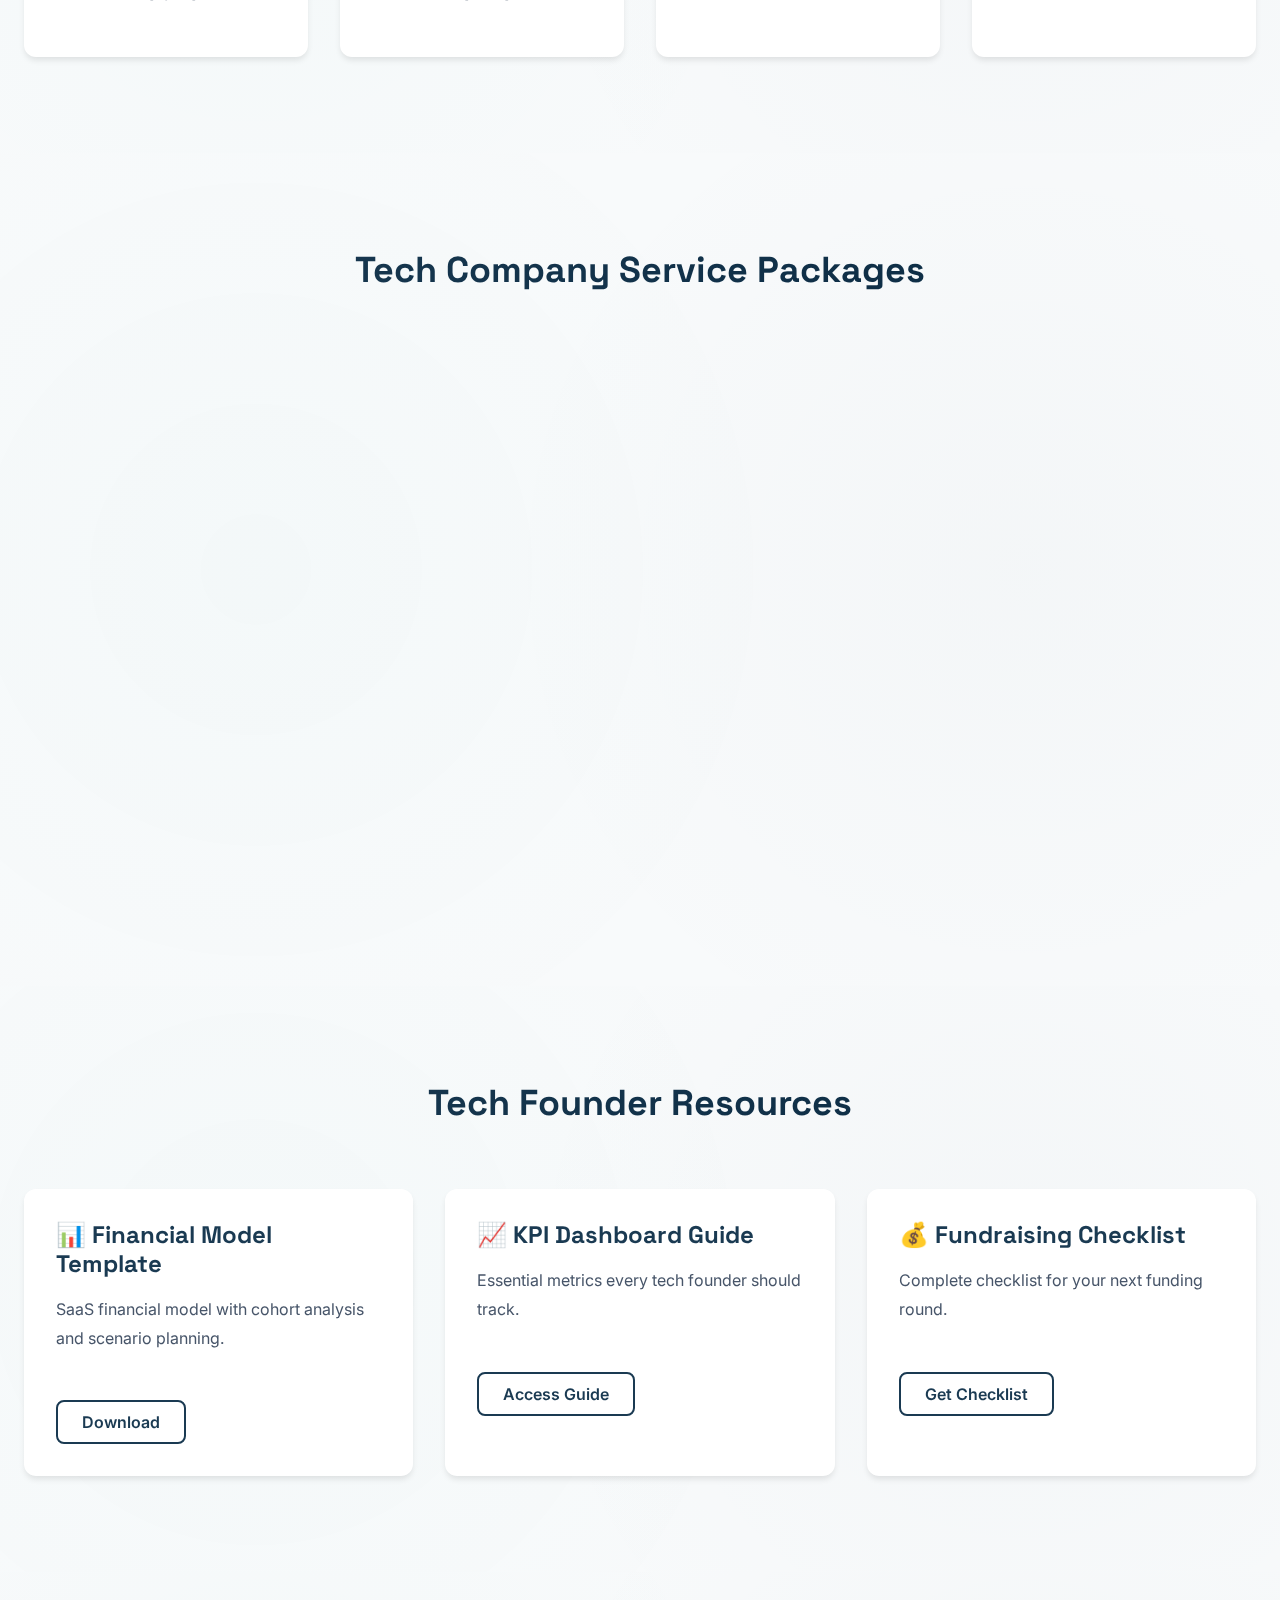
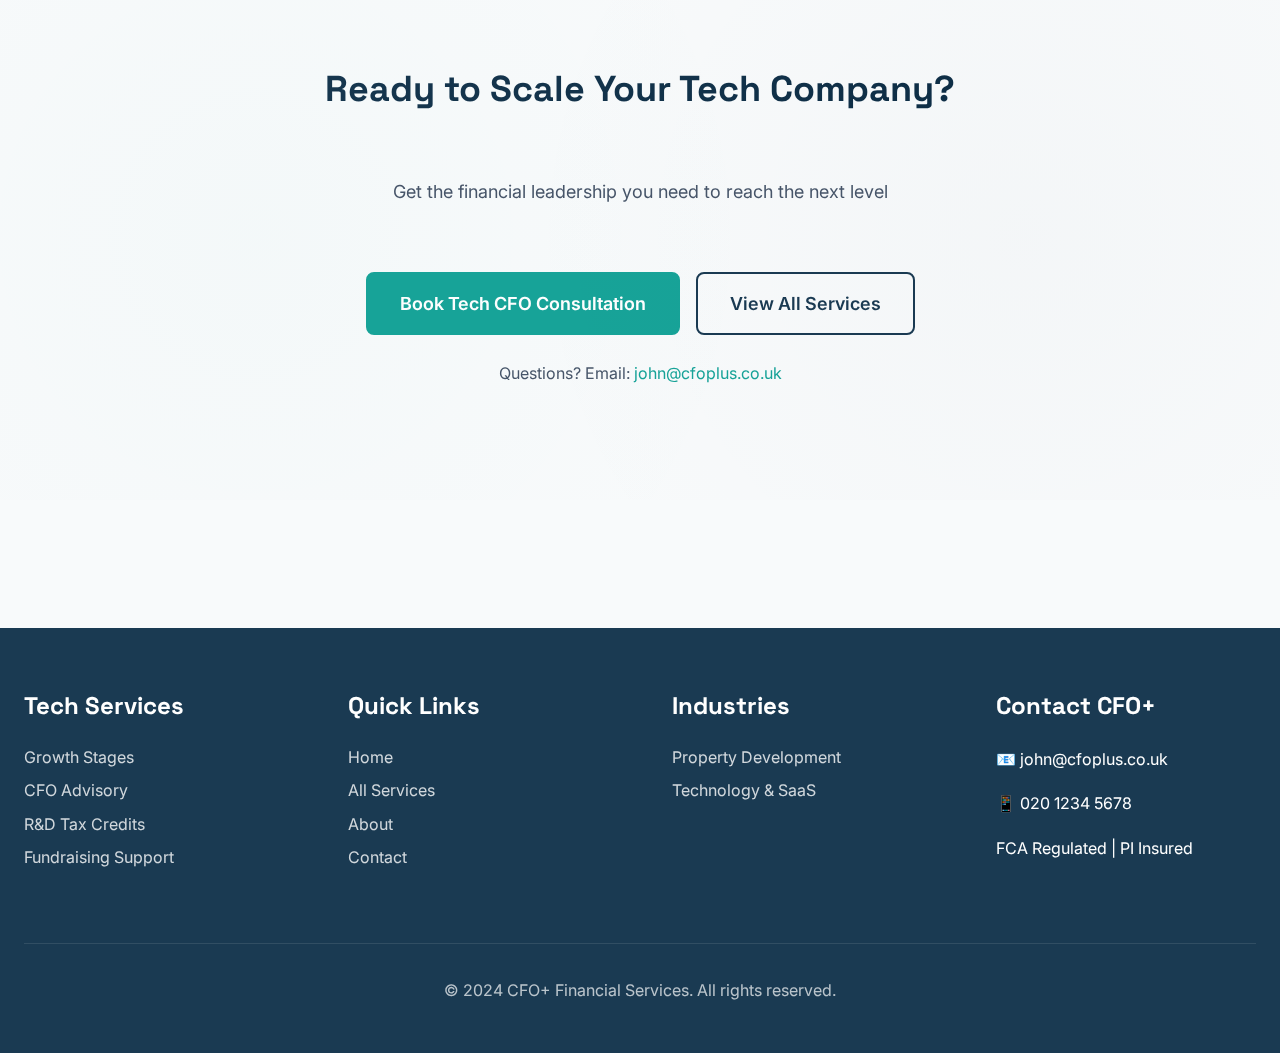
<file: industries/tech.html>
<!DOCTYPE html>
<html lang="en">
<head>
    <meta charset="UTF-8">
    <meta name="viewport" content="width=device-width, initial-scale=1.0">
    <meta name="description" content="CFO+ provides specialized financial services for tech companies and SaaS startups. From pre-seed to Series B, we offer strategic CFO leadership, fundraising support, and growth optimization.">
    <meta name="keywords" content="tech startup CFO, SaaS financial services, fundraising support, R&D tax credits, tech company scaling">
    
    <!-- Open Graph Meta Tags -->
    <meta property="og:title" content="Technology & SaaS Services | CFO+">
    <meta property="og:description" content="Strategic financial leadership for tech companies. Fundraising, scaling, R&D credits, and exit planning.">
    <meta property="og:type" content="website">
    
    <title>Technology & SaaS Services | CFO+ Financial Solutions</title>
    
    <!-- Google Fonts -->
    <link rel="preconnect" href="https://fonts.googleapis.com">
    <link rel="preconnect" href="https://fonts.gstatic.com" crossorigin>
    <link href="https://fonts.googleapis.com/css2?family=Space+Grotesk:wght@400;600;700;800&family=Inter:wght@400;500;600;700&display=swap" rel="stylesheet">
    
    <!-- CSS -->
    <link rel="stylesheet" href="../css/main.css">
</head>
<body>
    <!-- Navigation -->
    <nav class="navbar">
        <div class="container navbar-container">
            <a href="/" class="navbar-brand">
                <img src="../images/cfo-logo.png" alt="CFO+ Logo" class="navbar-logo">
            </a>
            
            <button class="navbar-toggle" id="navbarToggle" aria-label="Toggle navigation">
                <span></span>
                <span></span>
                <span></span>
            </button>
            
            <ul class="navbar-nav" id="navbarNav">
                <li><a href="../index.html" class="navbar-link">Home</a></li>
                <li><a href="../services.html" class="navbar-link">Services</a></li>
                <li><a href="property.html" class="navbar-link">Property</a></li>
                <li><a href="tech.html" class="navbar-link active">Tech</a></li>
                <li><a href="../about.html" class="navbar-link">About</a></li>
                <li><a href="../resources.html" class="navbar-link">Resources</a></li>
                <li><a href="../contact.html" class="btn btn-accent">Book Discovery Call</a></li>
            </ul>
        </div>
    </nav>

    <!-- Hero Section -->
    <section class="hero" style="min-height: 70vh;">
        <div class="container hero-content">
            <h1 class="hero-title fade-in">Scale Your Tech Company With Confidence</h1>
            <p class="hero-subtitle slide-up">Strategic financial leadership for ambitious tech companies and SaaS startups. From pre-seed to Series B and beyond.</p>
            
            <div class="hero-cta btn-group slide-up">
                <a href="../contact.html" class="btn btn-accent btn-lg">Get CFO Support</a>
                <a href="#growth-stages" class="btn btn-outline btn-lg">View Growth Journey</a>
            </div>
            
            <div class="hero-stats mt-xl fade-in">
                <span class="text-accent">£50M+ Raised</span> | 
                <span class="text-accent">30+ Tech Companies</span> | 
                <span class="text-accent">3x Average Growth</span> |
                <span class="text-accent">5 Successful Exits</span>
            </div>
        </div>
    </section>

    <!-- Growth Stages -->
    <section class="section" id="growth-stages">
        <div class="container">
            <h2 class="section-title">Your Tech Growth Journey</h2>
            <p class="section-subtitle">Expert financial guidance at every stage of your startup evolution</p>
            
            <!-- Pre-Seed Stage -->
            <div class="grid grid-cols-2" style="align-items: center; gap: var(--space-3xl); margin-top: var(--space-3xl); margin-bottom: var(--space-4xl);">
                <div class="fade-in">
                    <div class="service-icon" style="margin-bottom: var(--space-lg);">🚀</div>
                    <h3 style="color: var(--color-primary); margin-bottom: var(--space-lg);">Pre-Seed / MVP Stage</h3>
                    <p class="card-description">Transform your idea into an investable business with solid financial foundations.</p>
                    <ul class="service-list mt-lg">
                        <li><strong>Company Formation</strong> - Optimal structure from day one</li>
                        <li><strong>Financial Modeling</strong> - Build your first financial model</li>
                        <li><strong>R&D Tax Credits</strong> - Claim from day one</li>
                        <li><strong>Cap Table Management</strong> - Set up for future rounds</li>
                        <li><strong>Founder Agreements</strong> - Protect founder interests</li>
                        <li><strong>Initial Budgeting</strong> - Extend runway strategically</li>
                    </ul>
                </div>
                <div class="card card-glass scale-in" style="padding: var(--space-2xl);">
                    <h4 class="card-title">Pre-Seed Essentials</h4>
                    <div style="margin: var(--space-lg) 0;">
                        <div style="display: flex; justify-content: space-between; margin-bottom: var(--space-md);">
                            <span>Company Setup</span>
                            <span class="text-accent">✓</span>
                        </div>
                        <div style="display: flex; justify-content: space-between; margin-bottom: var(--space-md);">
                            <span>EMI Scheme Ready</span>
                            <span class="text-accent">✓</span>
                        </div>
                        <div style="display: flex; justify-content: space-between; margin-bottom: var(--space-md);">
                            <span>R&D Credits Setup</span>
                            <span class="text-accent">✓</span>
                        </div>
                        <div style="display: flex; justify-content: space-between; margin-bottom: var(--space-md);">
                            <span>Financial Model</span>
                            <span class="text-accent">✓</span>
                        </div>
                        <div style="display: flex; justify-content: space-between;">
                            <span>Investor Ready</span>
                            <span class="text-accent">✓</span>
                        </div>
                    </div>
                    <div class="mt-xl" style="padding: var(--space-md); background: var(--color-background); border-radius: var(--radius-md);">
                        <p class="text-light">Average R&D claim: <strong class="text-accent">£50k-150k</strong></p>
                    </div>
                </div>
            </div>

            <!-- Seed Stage -->
            <div class="grid grid-cols-2" style="align-items: center; gap: var(--space-3xl); margin-bottom: var(--space-4xl);">
                <div class="card card-glass scale-in" style="padding: var(--space-2xl);">
                    <h4 class="card-title">Seed Round Support</h4>
                    <div style="margin: var(--space-lg) 0;">
                        <p class="text-light mb-lg">Typical Seed Round: £500k - £2M</p>
                        <ul class="service-list">
                            <li>Valuation modeling</li>
                            <li>Investor deck financials</li>
                            <li>Due diligence preparation</li>
                            <li>Term sheet negotiation</li>
                            <li>Legal coordination</li>
                            <li>Post-funding setup</li>
                        </ul>
                    </div>
                    <div class="mt-xl" style="padding: var(--space-md); background: linear-gradient(135deg, var(--color-primary), var(--color-accent)); color: white; border-radius: var(--radius-md);">
                        <p style="margin: 0;">Success Rate: <strong>85% funded</strong></p>
                    </div>
                </div>
                <div class="fade-in">
                    <div class="service-icon" style="margin-bottom: var(--space-lg);">📈</div>
                    <h3 style="color: var(--color-primary); margin-bottom: var(--space-lg);">Seed Stage</h3>
                    <p class="card-description">Secure funding and build systems for rapid, sustainable growth.</p>
                    <ul class="service-list mt-lg">
                        <li><strong>Fundraising Support</strong> - End-to-end raise management</li>
                        <li><strong>KPI Dashboards</strong> - Track what matters</li>
                        <li><strong>Unit Economics</strong> - Prove your model works</li>
                        <li><strong>Cash Flow Management</strong> - 18-month runway planning</li>
                        <li><strong>Team Scaling</strong> - EMI schemes and comp planning</li>
                        <li><strong>Board Reporting</strong> - Professional investor updates</li>
                    </ul>
                </div>
            </div>

            <!-- Series A Stage -->
            <div class="grid grid-cols-2" style="align-items: center; gap: var(--space-3xl); margin-bottom: var(--space-4xl);">
                <div class="fade-in">
                    <div class="service-icon" style="margin-bottom: var(--space-lg);">🎯</div>
                    <h3 style="color: var(--color-primary); margin-bottom: var(--space-lg);">Series A & Growth</h3>
                    <p class="card-description">Scale efficiently with institutional-grade financial operations.</p>
                    <ul class="service-list mt-lg">
                        <li><strong>Series A Preparation</strong> - 6-month readiness program</li>
                        <li><strong>SaaS Metrics</strong> - MRR, ARR, CAC, LTV, Churn</li>
                        <li><strong>Revenue Recognition</strong> - Compliant accounting</li>
                        <li><strong>International Expansion</strong> - Multi-entity setup</li>
                        <li><strong>Financial Controls</strong> - Audit-ready processes</li>
                        <li><strong>Strategic Planning</strong> - 3-year growth roadmap</li>
                    </ul>
                </div>
                <div class="card card-glass scale-in" style="padding: var(--space-2xl);">
                    <h4 class="card-title">SaaS Metrics Dashboard</h4>
                    <div style="margin: var(--space-lg) 0;">
                        <div class="grid grid-cols-2" style="gap: var(--space-md);">
                            <div style="padding: var(--space-md); background: var(--color-background); border-radius: var(--radius-md);">
                                <div class="text-light">MRR</div>
                                <div style="font-size: var(--text-xl); color: var(--color-accent); font-weight: bold;">£125k</div>
                            </div>
                            <div style="padding: var(--space-md); background: var(--color-background); border-radius: var(--radius-md);">
                                <div class="text-light">ARR</div>
                                <div style="font-size: var(--text-xl); color: var(--color-accent); font-weight: bold;">£1.5M</div>
                            </div>
                            <div style="padding: var(--space-md); background: var(--color-background); border-radius: var(--radius-md);">
                                <div class="text-light">CAC</div>
                                <div style="font-size: var(--text-xl); color: var(--color-accent); font-weight: bold;">£2,500</div>
                            </div>
                            <div style="padding: var(--space-md); background: var(--color-background); border-radius: var(--radius-md);">
                                <div class="text-light">LTV</div>
                                <div style="font-size: var(--text-xl); color: var(--color-accent); font-weight: bold;">£15,000</div>
                            </div>
                        </div>
                    </div>
                    <div class="mt-lg" style="padding: var(--space-md); background: var(--color-success); color: white; text-align: center; border-radius: var(--radius-md);">
                        <strong>LTV:CAC Ratio = 6:1</strong> (Excellent)
                    </div>
                </div>
            </div>

            <!-- Scale-Up Stage -->
            <div class="grid grid-cols-2" style="align-items: center; gap: var(--space-3xl);">
                <div class="card card-glass scale-in" style="padding: var(--space-2xl);">
                    <h4 class="card-title">Exit Readiness</h4>
                    <div style="margin: var(--space-lg) 0;">
                        <p class="text-light mb-lg">Preparing for strategic options:</p>
                        <div style="padding: var(--space-md); border-left: 3px solid var(--color-primary); margin-bottom: var(--space-md);">
                            <strong>M&A Exit</strong>
                            <p class="text-light mt-sm">Strategic buyer acquisition</p>
                        </div>
                        <div style="padding: var(--space-md); border-left: 3px solid var(--color-accent); margin-bottom: var(--space-md);">
                            <strong>PE Investment</strong>
                            <p class="text-light mt-sm">Growth equity partnership</p>
                        </div>
                        <div style="padding: var(--space-md); border-left: 3px solid var(--color-success);">
                            <strong>IPO Track</strong>
                            <p class="text-light mt-sm">Public market preparation</p>
                        </div>
                    </div>
                </div>
                <div class="fade-in">
                    <div class="service-icon" style="margin-bottom: var(--space-lg);">🏆</div>
                    <h3 style="color: var(--color-primary); margin-bottom: var(--space-lg);">Series B+ & Exit Planning</h3>
                    <p class="card-description">Maximize value creation and prepare for successful exit opportunities.</p>
                    <ul class="service-list mt-lg">
                        <li><strong>M&A Readiness</strong> - Clean up for due diligence</li>
                        <li><strong>Value Creation</strong> - Identify value drivers</li>
                        <li><strong>Financial Systems</strong> - Enterprise-grade infrastructure</li>
                        <li><strong>Compliance & Governance</strong> - Board-ready operations</li>
                        <li><strong>Exit Strategy</strong> - Multiple exit scenarios</li>
                        <li><strong>Investor Relations</strong> - Stakeholder management</li>
                    </ul>
                </div>
            </div>
        </div>
    </section>

    <!-- Tech Services -->
    <section class="section bg-surface">
        <div class="container">
            <h2 class="section-title">Specialized Tech Services</h2>
            
            <div class="grid grid-cols-3 mt-3xl">
                <div class="service-card scale-in">
                    <div class="service-icon">💡</div>
                    <h3 class="service-title">R&D Tax Credits</h3>
                    <p class="card-description">Maximize your R&D tax relief claims with expert guidance.</p>
                    <ul class="service-list">
                        <li>Software development claims</li>
                        <li>Technical narrative writing</li>
                        <li>HMRC compliance</li>
                        <li>Advance assurance</li>
                        <li>Average claim: £100k+</li>
                    </ul>
                </div>
                
                <div class="service-card scale-in">
                    <div class="service-icon">📊</div>
                    <h3 class="service-title">SaaS Metrics & KPIs</h3>
                    <p class="card-description">Track and optimize the metrics that matter for SaaS success.</p>
                    <ul class="service-list">
                        <li>MRR/ARR tracking</li>
                        <li>Cohort analysis</li>
                        <li>Unit economics</li>
                        <li>Churn analytics</li>
                        <li>Growth efficiency</li>
                    </ul>
                </div>
                
                <div class="service-card scale-in">
                    <div class="service-icon">🌍</div>
                    <h3 class="service-title">International Expansion</h3>
                    <p class="card-description">Scale globally with proper structure and compliance.</p>
                    <ul class="service-list">
                        <li>Multi-entity setup</li>
                        <li>Transfer pricing</li>
                        <li>VAT/Sales tax</li>
                        <li>FX management</li>
                        <li>Local compliance</li>
                    </ul>
                </div>
                
                <div class="service-card scale-in">
                    <div class="service-icon">👥</div>
                    <h3 class="service-title">EMI Schemes</h3>
                    <p class="card-description">Attract and retain top talent with tax-efficient equity incentives.</p>
                    <ul class="service-list">
                        <li>Scheme design</li>
                        <li>HMRC approval</li>
                        <li>Valuation support</li>
                        <li>Documentation</li>
                        <li>Exit planning</li>
                    </ul>
                </div>
                
                <div class="service-card scale-in">
                    <div class="service-icon">💰</div>
                    <h3 class="service-title">Fundraising Support</h3>
                    <p class="card-description">End-to-end support for successful funding rounds.</p>
                    <ul class="service-list">
                        <li>Financial modeling</li>
                        <li>Pitch deck financials</li>
                        <li>Due diligence prep</li>
                        <li>Valuation analysis</li>
                        <li>Term negotiation</li>
                    </ul>
                </div>
                
                <div class="service-card scale-in">
                    <div class="service-icon">📈</div>
                    <h3 class="service-title">Growth Strategy</h3>
                    <p class="card-description">Strategic financial planning for sustainable scaling.</p>
                    <ul class="service-list">
                        <li>3-year planning</li>
                        <li>Scenario modeling</li>
                        <li>Resource allocation</li>
                        <li>Burn rate optimization</li>
                        <li>Path to profitability</li>
                    </ul>
                </div>
            </div>
        </div>
    </section>

    <!-- Success Stories -->
    <section class="section">
        <div class="container">
            <h2 class="section-title">Tech Success Stories</h2>
            
            <div class="grid grid-cols-3 mt-3xl">
                <div class="card fade-in">
                    <h4 class="card-title">B2B SaaS Platform</h4>
                    <p class="text-accent mb-md">HR Tech Startup</p>
                    <ul class="service-list">
                        <li>Raised: £3M Series A</li>
                        <li>Growth: 300% YoY</li>
                        <li>R&D claimed: £450k</li>
                        <li>Team: 8 → 35 people</li>
                    </ul>
                    <p class="mt-lg text-light"><em>"CFO+ was instrumental in our Series A success"</em></p>
                </div>
                
                <div class="card fade-in">
                    <h4 class="card-title">E-commerce Tech</h4>
                    <p class="text-accent mb-md">Marketplace Platform</p>
                    <ul class="service-list">
                        <li>GMV: £50M</li>
                        <li>International: 5 countries</li>
                        <li>Tax saved: £200k/year</li>
                        <li>Exit: £15M acquisition</li>
                    </ul>
                    <p class="mt-lg text-light"><em>"John's strategic guidance was game-changing"</em></p>
                </div>
                
                <div class="card fade-in">
                    <h4 class="card-title">FinTech Startup</h4>
                    <p class="text-accent mb-md">Payment Solutions</p>
                    <ul class="service-list">
                        <li>Seed: £750k</li>
                        <li>Series A: £5M</li>
                        <li>MRR: £250k</li>
                        <li>Valuation: £25M</li>
                    </ul>
                    <p class="mt-lg text-light"><em>"CFO+ helped us scale from 0 to £3M ARR"</em></p>
                </div>
            </div>
        </div>
    </section>

    <!-- Tech Stack -->
    <section class="section bg-surface">
        <div class="container">
            <h2 class="section-title">Tech Stack We Support</h2>
            <p class="section-subtitle">Experienced with the tools and platforms you use</p>
            
            <div class="grid grid-cols-4 mt-3xl" style="text-align: center;">
                <div class="card">
                    <h4 style="color: var(--color-primary); margin-bottom: var(--space-md);">Accounting</h4>
                    <p class="text-light">Xero, QuickBooks, Sage, NetSuite</p>
                </div>
                
                <div class="card">
                    <h4 style="color: var(--color-primary); margin-bottom: var(--space-md);">Analytics</h4>
                    <p class="text-light">ChartMogul, Baremetrics, ProfitWell</p>
                </div>
                
                <div class="card">
                    <h4 style="color: var(--color-primary); margin-bottom: var(--space-md);">Payments</h4>
                    <p class="text-light">Stripe, PayPal, GoCardless</p>
                </div>
                
                <div class="card">
                    <h4 style="color: var(--color-primary); margin-bottom: var(--space-md);">Expense</h4>
                    <p class="text-light">Pleo, Expensify, Spendesk</p>
                </div>
            </div>
        </div>
    </section>

    <!-- Service Packages -->
    <section class="section">
        <div class="container">
            <h2 class="section-title">Tech Company Service Packages</h2>
            
            <div class="grid grid-cols-4 mt-3xl">
                <div class="card scale-in">
                    <h3 class="card-title">Starter</h3>
                    <p class="text-accent mb-lg">Pre-Seed/MVP</p>
                    <ul class="service-list">
                        <li>Company setup</li>
                        <li>Basic bookkeeping</li>
                        <li>Tax compliance</li>
                        <li>R&D credits</li>
                    </ul>
                    <div class="mt-xl">
                        <p class="text-light">From</p>
                        <p style="font-size: var(--text-2xl); color: var(--color-primary); font-weight: bold;">£500/mo</p>
                    </div>
                    <a href="../contact.html" class="btn btn-outline mt-lg" style="width: 100%;">Get Started</a>
                </div>
                
                <div class="card scale-in">
                    <h3 class="card-title">Growth</h3>
                    <p class="text-accent mb-lg">Seed Stage</p>
                    <ul class="service-list">
                        <li>Everything in Starter</li>
                        <li>Management accounts</li>
                        <li>KPI dashboard</li>
                        <li>CFO advisory (1 day)</li>
                    </ul>
                    <div class="mt-xl">
                        <p class="text-light">From</p>
                        <p style="font-size: var(--text-2xl); color: var(--color-primary); font-weight: bold;">£1,500/mo</p>
                    </div>
                    <a href="../contact.html" class="btn btn-outline mt-lg" style="width: 100%;">Get Started</a>
                </div>
                
                <div class="card card-glass scale-in">
                    <h3 class="card-title">Scale</h3>
                    <p class="text-accent mb-lg">Series A Ready</p>
                    <ul class="service-list">
                        <li>Everything in Growth</li>
                        <li>Fundraising support</li>
                        <li>Board reporting</li>
                        <li>CFO advisory (3 days)</li>
                    </ul>
                    <div class="mt-xl">
                        <p class="text-light">From</p>
                        <p style="font-size: var(--text-2xl); color: var(--color-primary); font-weight: bold;">£3,000/mo</p>
                    </div>
                    <a href="../contact.html" class="btn btn-accent mt-lg" style="width: 100%;">Get Started</a>
                </div>
                
                <div class="card scale-in">
                    <h3 class="card-title">Enterprise</h3>
                    <p class="text-accent mb-lg">Series B+</p>
                    <ul class="service-list">
                        <li>Full CFO service</li>
                        <li>M&A support</li>
                        <li>International ops</li>
                        <li>Exit planning</li>
                    </ul>
                    <div class="mt-xl">
                        <p class="text-light">Custom</p>
                        <p style="font-size: var(--text-2xl); color: var(--color-primary); font-weight: bold;">Let's Talk</p>
                    </div>
                    <a href="../contact.html" class="btn btn-primary mt-lg" style="width: 100%;">Contact Us</a>
                </div>
            </div>
        </div>
    </section>

    <!-- Resources -->
    <section class="section bg-surface">
        <div class="container">
            <h2 class="section-title">Tech Founder Resources</h2>
            
            <div class="grid grid-cols-3 mt-3xl">
                <div class="card">
                    <h4 class="card-title">📊 Financial Model Template</h4>
                    <p class="card-description">SaaS financial model with cohort analysis and scenario planning.</p>
                    <a href="../resources.html" class="btn btn-outline mt-lg">Download</a>
                </div>
                
                <div class="card">
                    <h4 class="card-title">📈 KPI Dashboard Guide</h4>
                    <p class="card-description">Essential metrics every tech founder should track.</p>
                    <a href="../resources.html" class="btn btn-outline mt-lg">Access Guide</a>
                </div>
                
                <div class="card">
                    <h4 class="card-title">💰 Fundraising Checklist</h4>
                    <p class="card-description">Complete checklist for your next funding round.</p>
                    <a href="../resources.html" class="btn btn-outline mt-lg">Get Checklist</a>
                </div>
            </div>
        </div>
    </section>

    <!-- CTA Section -->
    <section class="section">
        <div class="container text-center">
            <h2 class="section-title">Ready to Scale Your Tech Company?</h2>
            <p class="section-subtitle">Get the financial leadership you need to reach the next level</p>
            
            <div class="btn-group mt-xl" style="justify-content: center;">
                <a href="../contact.html" class="btn btn-accent btn-lg">Book Tech CFO Consultation</a>
                <a href="../services.html" class="btn btn-outline btn-lg">View All Services</a>
            </div>
            
            <p class="mt-lg text-light">Questions? Email: <a href="mailto:john@cfoplus.co.uk" class="text-accent">john@cfoplus.co.uk</a></p>
        </div>
    </section>

    <!-- Footer -->
    <footer class="footer">
        <div class="container">
            <div class="footer-content">
                <div class="footer-section">
                    <h4>Tech Services</h4>
                    <ul class="footer-links">
                        <li><a href="#growth-stages">Growth Stages</a></li>
                        <li><a href="../services.html#cfo">CFO Advisory</a></li>
                        <li><a href="../services.html#tax">R&D Tax Credits</a></li>
                        <li><a href="../contact.html">Fundraising Support</a></li>
                    </ul>
                </div>
                
                <div class="footer-section">
                    <h4>Quick Links</h4>
                    <ul class="footer-links">
                        <li><a href="../index.html">Home</a></li>
                        <li><a href="../services.html">All Services</a></li>
                        <li><a href="../about.html">About</a></li>
                        <li><a href="../contact.html">Contact</a></li>
                    </ul>
                </div>
                
                <div class="footer-section">
                    <h4>Industries</h4>
                    <ul class="footer-links">
                        <li><a href="property.html">Property Development</a></li>
                        <li><a href="tech.html">Technology & SaaS</a></li>
                    </ul>
                </div>
                
                <div class="footer-section">
                    <h4>Contact CFO+</h4>
                    <p>📧 john@cfoplus.co.uk</p>
                    <p>📱 020 1234 5678</p>
                    <p>FCA Regulated | PI Insured</p>
                </div>
            </div>
            
            <div class="footer-bottom">
                <p>&copy; 2024 CFO+ Financial Services. All rights reserved.</p>
            </div>
        </div>
    </footer>

    <!-- JavaScript -->
    <script src="../js/main.js"></script>
</body>
</html>
</file>
<file: css/main.css>
/* CFO+ Design System & Main Styles */

/* ==================== CSS Variables ==================== */
:root {
  /* Primary Colors */
  --color-primary: #1A3A52;
  --color-primary-light: #2A4A62;
  --color-primary-dark: #0A2A42;
  
  /* Accent Colors */
  --color-accent: #17A398;
  --color-accent-light: #27B3A8;
  --color-accent-dark: #079388;
  
  /* Neutral Colors */
  --color-background: #F8FAFB;
  --color-surface: #FFFFFF;
  --color-text: #0F172A;
  --color-text-light: #475569;
  --color-border: #E2E8F0;
  --color-border-light: #F1F5F9;
  
  /* Semantic Colors */
  --color-success: #10B981;
  --color-warning: #F59E0B;
  --color-error: #EF4444;
  --color-info: #3B82F6;
  
  /* Typography */
  --font-heading: 'Space Grotesk', -apple-system, BlinkMacSystemFont, sans-serif;
  --font-body: 'Inter', -apple-system, BlinkMacSystemFont, sans-serif;
  --font-mono: 'Geist Mono', 'Courier New', monospace;
  
  /* Font Sizes */
  --text-xs: 0.75rem;
  --text-sm: 0.875rem;
  --text-base: 1rem;
  --text-lg: 1.125rem;
  --text-xl: 1.25rem;
  --text-2xl: 1.5rem;
  --text-3xl: 1.875rem;
  --text-4xl: 2.25rem;
  --text-5xl: 3rem;
  --text-6xl: 3.75rem;
  
  /* Font Weights */
  --font-normal: 400;
  --font-medium: 500;
  --font-semibold: 600;
  --font-bold: 700;
  --font-extrabold: 800;
  
  /* Spacing */
  --space-xs: 0.25rem;
  --space-sm: 0.5rem;
  --space-md: 1rem;
  --space-lg: 1.5rem;
  --space-xl: 2rem;
  --space-2xl: 3rem;
  --space-3xl: 4rem;
  --space-4xl: 6rem;
  --space-5xl: 8rem;
  
  /* Border Radius */
  --radius-sm: 0.25rem;
  --radius-md: 0.375rem;
  --radius-lg: 0.5rem;
  --radius-xl: 0.75rem;
  --radius-2xl: 1rem;
  --radius-full: 9999px;
  
  /* Shadows */
  --shadow-sm: 0 1px 2px 0 rgb(0 0 0 / 0.05);
  --shadow-md: 0 4px 6px -1px rgb(0 0 0 / 0.1);
  --shadow-lg: 0 10px 15px -3px rgb(0 0 0 / 0.1);
  --shadow-xl: 0 20px 25px -5px rgb(0 0 0 / 0.1);
  --shadow-2xl: 0 25px 50px -12px rgb(0 0 0 / 0.25);
  --shadow-glass: 0 8px 32px 0 rgba(31, 38, 135, 0.15);
  
  /* Transitions */
  --transition-base: 300ms ease-in-out;
  --transition-fast: 150ms ease-in-out;
  --transition-slow: 500ms ease-in-out;
  
  /* Z-index */
  --z-dropdown: 1000;
  --z-sticky: 1020;
  --z-fixed: 1030;
  --z-modal-backdrop: 1040;
  --z-modal: 1050;
  --z-popover: 1060;
  --z-tooltip: 1070;
  
  /* Container */
  --container-max: 1280px;
  --container-padding: var(--space-lg);
}

/* ==================== Reset & Base Styles ==================== */
*, *::before, *::after {
  box-sizing: border-box;
  margin: 0;
  padding: 0;
}

html {
  font-size: 16px;
  scroll-behavior: smooth;
  -webkit-font-smoothing: antialiased;
  -moz-osx-font-smoothing: grayscale;
}

body {
  font-family: var(--font-body);
  font-size: var(--text-base);
  line-height: 1.6;
  color: var(--color-text);
  background-color: var(--color-background);
  min-height: 100vh;
}

h1, h2, h3, h4, h5, h6 {
  font-family: var(--font-heading);
  font-weight: var(--font-bold);
  line-height: 1.2;
  margin-bottom: var(--space-md);
}

h1 { font-size: var(--text-5xl); }
h2 { font-size: var(--text-4xl); }
h3 { font-size: var(--text-3xl); }
h4 { font-size: var(--text-2xl); }
h5 { font-size: var(--text-xl); }
h6 { font-size: var(--text-lg); }

p {
  margin-bottom: var(--space-md);
  line-height: 1.8;
}

a {
  color: var(--color-accent);
  text-decoration: none;
  transition: color var(--transition-base);
}

a:hover {
  color: var(--color-accent-dark);
}

img {
  max-width: 100%;
  height: auto;
  display: block;
}

/* ==================== Container ==================== */
.container {
  max-width: var(--container-max);
  margin: 0 auto;
  padding: 0 var(--container-padding);
}

/* ==================== Utility Classes ==================== */
.text-center { text-align: center; }
.text-left { text-align: left; }
.text-right { text-align: right; }

.text-primary { color: var(--color-primary); }
.text-accent { color: var(--color-accent); }
.text-light { color: var(--color-text-light); }

.bg-primary { background-color: var(--color-primary); }
.bg-accent { background-color: var(--color-accent); }
.bg-surface { background-color: var(--color-surface); }

.mt-sm { margin-top: var(--space-sm); }
.mt-md { margin-top: var(--space-md); }
.mt-lg { margin-top: var(--space-lg); }
.mt-xl { margin-top: var(--space-xl); }

.mb-sm { margin-bottom: var(--space-sm); }
.mb-md { margin-bottom: var(--space-md); }
.mb-lg { margin-bottom: var(--space-lg); }
.mb-xl { margin-bottom: var(--space-xl); }

.py-sm { padding-top: var(--space-sm); padding-bottom: var(--space-sm); }
.py-md { padding-top: var(--space-md); padding-bottom: var(--space-md); }
.py-lg { padding-top: var(--space-lg); padding-bottom: var(--space-lg); }
.py-xl { padding-top: var(--space-xl); padding-bottom: var(--space-xl); }
.py-2xl { padding-top: var(--space-2xl); padding-bottom: var(--space-2xl); }
.py-3xl { padding-top: var(--space-3xl); padding-bottom: var(--space-3xl); }

/* ==================== Buttons ==================== */
.btn {
  display: inline-block;
  padding: var(--space-sm) var(--space-lg);
  font-family: var(--font-body);
  font-size: var(--text-base);
  font-weight: var(--font-semibold);
  line-height: 1.5;
  text-align: center;
  text-decoration: none;
  border: 2px solid transparent;
  border-radius: var(--radius-lg);
  cursor: pointer;
  transition: all var(--transition-base);
  white-space: nowrap;
}

.btn:hover {
  transform: translateY(-2px);
  box-shadow: var(--shadow-lg);
}

.btn-primary {
  background-color: var(--color-primary);
  color: white;
  border-color: var(--color-primary);
}

.btn-primary:hover {
  background-color: var(--color-primary-dark);
  border-color: var(--color-primary-dark);
}

.btn-accent {
  background-color: var(--color-accent);
  color: white;
  border-color: var(--color-accent);
}

.btn-accent:hover {
  background-color: var(--color-accent-dark);
  border-color: var(--color-accent-dark);
}

.btn-outline {
  background-color: transparent;
  color: var(--color-primary);
  border-color: var(--color-primary);
}

.btn-outline:hover {
  background-color: var(--color-primary);
  color: white;
}

.btn-lg {
  padding: var(--space-md) var(--space-xl);
  font-size: var(--text-lg);
}

.btn-group {
  display: flex;
  gap: var(--space-md);
  flex-wrap: wrap;
  align-items: center;
}

/* ==================== Cards ==================== */
.card {
  background: var(--color-surface);
  border-radius: var(--radius-xl);
  padding: var(--space-xl);
  box-shadow: var(--shadow-md);
  transition: all var(--transition-base);
  position: relative;
  overflow: hidden;
}

.card::before {
  content: '';
  position: absolute;
  top: 0;
  left: 0;
  right: 0;
  height: 3px;
  background: linear-gradient(90deg, var(--color-primary), var(--color-accent));
  transform: scaleX(0);
  transform-origin: left;
  transition: transform var(--transition-base);
}

.card:hover {
  transform: translateY(-6px) scale(1.02);
  box-shadow: var(--shadow-2xl);
}

.card:hover::before {
  transform: scaleX(1);
}

.card-glass {
  background: linear-gradient(135deg, rgba(255, 255, 255, 0.9) 0%, rgba(255, 255, 255, 0.7) 100%);
  backdrop-filter: blur(20px) saturate(1.5);
  -webkit-backdrop-filter: blur(20px) saturate(1.5);
  border: 1px solid rgba(255, 255, 255, 0.4);
  box-shadow: var(--shadow-glass), inset 0 1px 1px rgba(255, 255, 255, 0.5);
}

.card-title {
  font-size: var(--text-2xl);
  font-weight: var(--font-bold);
  margin-bottom: var(--space-md);
  color: var(--color-primary);
}

.card-description {
  color: var(--color-text-light);
  line-height: 1.8;
  margin-bottom: var(--space-lg);
}

/* ==================== Grid Layouts ==================== */
.grid {
  display: grid;
  gap: var(--space-xl);
}

.grid-cols-1 { grid-template-columns: 1fr; }
.grid-cols-2 { grid-template-columns: repeat(2, 1fr); }
.grid-cols-3 { grid-template-columns: repeat(3, 1fr); }
.grid-cols-4 { grid-template-columns: repeat(4, 1fr); }

/* Bento Grid */
.bento-grid {
  display: grid;
  gap: var(--space-lg);
  grid-template-columns: repeat(auto-fit, minmax(300px, 1fr));
  grid-auto-rows: minmax(200px, auto);
}

.bento-item-large {
  grid-column: span 2;
  grid-row: span 2;
}

.bento-item-wide {
  grid-column: span 2;
}

.bento-item-tall {
  grid-row: span 2;
}

/* ==================== Forms ==================== */
.form-group {
  margin-bottom: var(--space-lg);
}

.form-label {
  display: block;
  font-weight: var(--font-medium);
  margin-bottom: var(--space-sm);
  color: var(--color-text);
}

.form-input,
.form-textarea,
.form-select {
  width: 100%;
  padding: var(--space-sm) var(--space-md);
  font-family: var(--font-body);
  font-size: var(--text-base);
  border: 2px solid var(--color-border);
  border-radius: var(--radius-md);
  background-color: var(--color-surface);
  transition: all var(--transition-base);
}

.form-input:focus,
.form-textarea:focus,
.form-select:focus {
  outline: none;
  border-color: var(--color-accent);
  box-shadow: 0 0 0 3px rgba(23, 163, 152, 0.1);
}

.form-textarea {
  min-height: 120px;
  resize: vertical;
}

.form-checkbox,
.form-radio {
  margin-right: var(--space-sm);
}

.form-error {
  color: var(--color-error);
  font-size: var(--text-sm);
  margin-top: var(--space-xs);
}

/* ==================== Navigation ==================== */
.navbar {
  position: sticky;
  top: 0;
  z-index: var(--z-sticky);
  background: rgba(255, 255, 255, 0.98);
  backdrop-filter: blur(10px);
  -webkit-backdrop-filter: blur(10px);
  border-bottom: 1px solid var(--color-border-light);
  padding: var(--space-md) 0;
  transition: transform var(--transition-base);
}

.navbar-container {
  display: flex;
  justify-content: space-between;
  align-items: center;
}

.navbar-brand {
  font-family: var(--font-heading);
  font-size: var(--text-2xl);
  font-weight: var(--font-extrabold);
  color: var(--color-primary);
  text-decoration: none;
}

.navbar-nav {
  display: flex;
  list-style: none;
  gap: var(--space-xl);
  align-items: center;
}

.navbar-link {
  color: var(--color-text);
  font-weight: var(--font-medium);
  text-decoration: none;
  transition: color var(--transition-base);
  position: relative;
}

.navbar-link:hover {
  color: var(--color-accent);
}

.navbar-link::after {
  content: '';
  position: absolute;
  bottom: -4px;
  left: 0;
  width: 0;
  height: 2px;
  background-color: var(--color-accent);
  transition: width var(--transition-base);
}

.navbar-link:hover::after,
.navbar-link.active::after {
  width: 100%;
}

.navbar-toggle {
  display: none;
  background: none;
  border: none;
  cursor: pointer;
  padding: var(--space-sm);
}

.navbar-toggle span {
  display: block;
  width: 25px;
  height: 3px;
  background-color: var(--color-primary);
  margin: 5px 0;
  transition: all var(--transition-base);
}

/* ==================== Hero Section ==================== */
.hero {
  min-height: 100vh;
  display: flex;
  align-items: center;
  position: relative;
  background: linear-gradient(135deg, var(--color-background) 0%, rgba(23, 163, 152, 0.08) 100%);
  padding: var(--space-4xl) 0;
  overflow: hidden;
  transition: opacity 0.3s ease-out, transform 0.3s ease-out;
}

.hero::before {
  content: '';
  position: absolute;
  top: -50%;
  right: -20%;
  width: 100%;
  height: 100%;
  background: radial-gradient(circle, rgba(23, 163, 152, 0.1) 0%, transparent 70%);
  animation: float 20s ease-in-out infinite;
}

.hero::after {
  content: '';
  position: absolute;
  bottom: -50%;
  left: -20%;
  width: 100%;
  height: 100%;
  background: radial-gradient(circle, rgba(26, 58, 82, 0.05) 0%, transparent 70%);
  animation: float 25s ease-in-out infinite reverse;
}

@keyframes float {
  0%, 100% { transform: translate(0, 0) rotate(0deg); }
  33% { transform: translate(30px, -30px) rotate(120deg); }
  66% { transform: translate(-20px, 20px) rotate(240deg); }
}

.hero-content {
  z-index: 1;
  position: relative;
  width: 100%;
}

.hero-title {
  font-size: clamp(var(--text-3xl), 5vw, var(--text-6xl));
  margin-bottom: var(--space-lg);
  background: linear-gradient(135deg, var(--color-primary) 0%, var(--color-accent) 100%);
  -webkit-background-clip: text;
  -webkit-text-fill-color: transparent;
  background-clip: text;
}

.hero-subtitle {
  font-size: clamp(var(--text-lg), 2.5vw, var(--text-2xl));
  color: var(--color-text-light);
  margin-bottom: var(--space-xl);
  max-width: 800px;
}

.hero-cta {
  margin-top: var(--space-2xl);
}

/* ==================== Section Styles ==================== */
.section {
  padding: var(--space-4xl) 0;
  position: relative;
  z-index: 1;
  background-color: var(--color-background);
}

.section::before {
  content: '';
  position: absolute;
  top: 0;
  left: 0;
  right: 0;
  bottom: 0;
  background: 
    radial-gradient(circle at 20% 50%, rgba(23, 163, 152, 0.02) 0%, transparent 50%),
    radial-gradient(circle at 80% 50%, rgba(26, 58, 82, 0.02) 0%, transparent 50%);
  pointer-events: none;
}

.section-title {
  text-align: center;
  margin-bottom: var(--space-3xl);
  position: relative;
  z-index: 2;
  background: linear-gradient(135deg, var(--color-primary) 0%, var(--color-primary-dark) 100%);
  -webkit-background-clip: text;
  -webkit-text-fill-color: transparent;
  background-clip: text;
}

.section-subtitle {
  text-align: center;
  color: var(--color-text-light);
  font-size: var(--text-lg);
  max-width: 600px;
  margin: 0 auto var(--space-3xl);
  position: relative;
  z-index: 2;
  line-height: 1.8;
}

/* ==================== Service Cards ==================== */
.service-card {
  position: relative;
  padding: var(--space-2xl);
  background: var(--color-surface);
  border-radius: var(--radius-xl);
  box-shadow: var(--shadow-md);
  transition: all var(--transition-base);
  overflow: hidden;
}

.service-card::before {
  content: '';
  position: absolute;
  top: 0;
  left: 0;
  width: 100%;
  height: 4px;
  background: linear-gradient(90deg, var(--color-primary) 0%, var(--color-accent) 100%);
}

.service-card:hover {
  transform: translateY(-8px);
  box-shadow: var(--shadow-2xl);
}

.service-icon {
  width: 60px;
  height: 60px;
  background: linear-gradient(135deg, var(--color-primary) 0%, var(--color-accent) 100%);
  border-radius: var(--radius-lg);
  display: flex;
  align-items: center;
  justify-content: center;
  margin-bottom: var(--space-lg);
  font-size: var(--text-2xl);
  color: white;
  position: relative;
  animation: iconPulse 3s ease-in-out infinite;
}

@keyframes iconPulse {
  0%, 100% { 
    transform: scale(1);
    box-shadow: 0 4px 6px rgba(23, 163, 152, 0.2);
  }
  50% { 
    transform: scale(1.05);
    box-shadow: 0 6px 12px rgba(23, 163, 152, 0.3);
  }
}

.service-card:hover .service-icon {
  animation: iconRotate 0.6s ease-in-out;
}

@keyframes iconRotate {
  0% { transform: rotate(0deg) scale(1); }
  50% { transform: rotate(10deg) scale(1.1); }
  100% { transform: rotate(0deg) scale(1); }
}

.service-title {
  font-size: var(--text-xl);
  margin-bottom: var(--space-md);
  color: var(--color-primary);
}

.service-list {
  list-style: none;
  margin-top: var(--space-lg);
}

.service-list li {
  padding: var(--space-sm) 0;
  padding-left: var(--space-lg);
  position: relative;
  color: var(--color-text-light);
}

.service-list li::before {
  content: '+';
  position: absolute;
  left: 0;
  color: var(--color-accent);
  font-weight: var(--font-bold);
}

/* ==================== Testimonials ==================== */
.testimonial-card {
  background: var(--color-surface);
  padding: var(--space-2xl);
  border-radius: var(--radius-xl);
  box-shadow: var(--shadow-md);
  position: relative;
}

.testimonial-content {
  font-size: var(--text-lg);
  line-height: 1.8;
  color: var(--color-text);
  margin-bottom: var(--space-xl);
  font-style: italic;
}

.testimonial-author {
  display: flex;
  align-items: center;
  gap: var(--space-md);
}

.testimonial-info {
  flex: 1;
}

.testimonial-name {
  font-weight: var(--font-bold);
  color: var(--color-primary);
  margin-bottom: var(--space-xs);
}

.testimonial-role {
  color: var(--color-text-light);
  font-size: var(--text-sm);
}

/* ==================== Footer ==================== */
.footer {
  background-color: var(--color-primary);
  color: white;
  padding: var(--space-3xl) 0 var(--space-xl);
  margin-top: var(--space-5xl);
}

.footer-content {
  display: grid;
  grid-template-columns: repeat(auto-fit, minmax(250px, 1fr));
  gap: var(--space-3xl);
  margin-bottom: var(--space-3xl);
}

.footer-section h4 {
  color: white;
  margin-bottom: var(--space-lg);
}

.footer-links {
  list-style: none;
}

.footer-links li {
  margin-bottom: var(--space-sm);
}

.footer-links a {
  color: rgba(255, 255, 255, 0.8);
  text-decoration: none;
  transition: color var(--transition-base);
}

.footer-links a:hover {
  color: white;
}

.footer-bottom {
  padding-top: var(--space-xl);
  border-top: 1px solid rgba(255, 255, 255, 0.1);
  text-align: center;
  color: rgba(255, 255, 255, 0.7);
}

/* ==================== Responsive Design ==================== */
@media (max-width: 768px) {
  :root {
    --container-padding: var(--space-md);
  }
  
  h1 { font-size: var(--text-3xl); }
  h2 { font-size: var(--text-2xl); }
  h3 { font-size: var(--text-xl); }
  
  .grid-cols-2,
  .grid-cols-3,
  .grid-cols-4 {
    grid-template-columns: 1fr;
  }
  
  .bento-item-large,
  .bento-item-wide {
    grid-column: span 1;
  }
  
  .navbar-toggle {
    display: block;
  }
  
  .navbar-nav {
    display: none;
    position: absolute;
    top: 100%;
    left: 0;
    right: 0;
    background: white;
    flex-direction: column;
    padding: var(--space-lg);
    box-shadow: var(--shadow-xl);
    border-radius: 0 0 var(--radius-xl) var(--radius-xl);
  }
  
  .navbar-nav.active {
    display: flex;
  }
  
  .btn-group {
    flex-direction: column;
    width: 100%;
  }
  
  .btn {
    width: 100%;
  }
}

@media (min-width: 769px) and (max-width: 1024px) {
  .grid-cols-3,
  .grid-cols-4 {
    grid-template-columns: repeat(2, 1fr);
  }
}

/* ==================== Loading States ==================== */
.skeleton {
  background: linear-gradient(90deg, #f0f0f0 25%, #e0e0e0 50%, #f0f0f0 75%);
  background-size: 200% 100%;
  animation: loading 1.5s infinite;
}

@keyframes loading {
  0% { background-position: 200% 0; }
  100% { background-position: -200% 0; }
}

/* ==================== Animations ==================== */
.fade-in {
  opacity: 0;
  animation: fadeIn 0.6s ease-out forwards;
  animation-play-state: paused;
}

@keyframes fadeIn {
  from { 
    opacity: 0;
  }
  to { 
    opacity: 1;
  }
}

.slide-up {
  opacity: 0;
  transform: translateY(30px);
  animation: slideUp 0.6s ease-out forwards;
  animation-play-state: paused;
}

@keyframes slideUp {
  from {
    opacity: 0;
    transform: translateY(30px);
  }
  to {
    opacity: 1;
    transform: translateY(0);
  }
}

.scale-in {
  opacity: 0;
  transform: scale(0.9);
  animation: scaleIn 0.6s ease-out forwards;
  animation-play-state: paused;
}

@keyframes scaleIn {
  from {
    opacity: 0;
    transform: scale(0.9);
  }
  to {
    opacity: 1;
    transform: scale(1);
  }
}

/* ==================== Accessibility ==================== */
.sr-only {
  position: absolute;
  width: 1px;
  height: 1px;
  padding: 0;
  margin: -1px;
  overflow: hidden;
  clip: rect(0, 0, 0, 0);
  white-space: nowrap;
  border: 0;
}

:focus-visible {
  outline: 2px solid var(--color-accent);
  outline-offset: 2px;
}

/* ==================== Print Styles ==================== */
@media print {
  .navbar,
  .footer,
  .btn,
  .hero {
    display: none;
  }
  
  body {
    font-size: 12pt;
    line-height: 1.5;
  }
  
  h1, h2, h3, h4, h5, h6 {
    page-break-after: avoid;
  }
  
  img {
    max-width: 100%;
    page-break-inside: avoid;
  }
}
</file>
